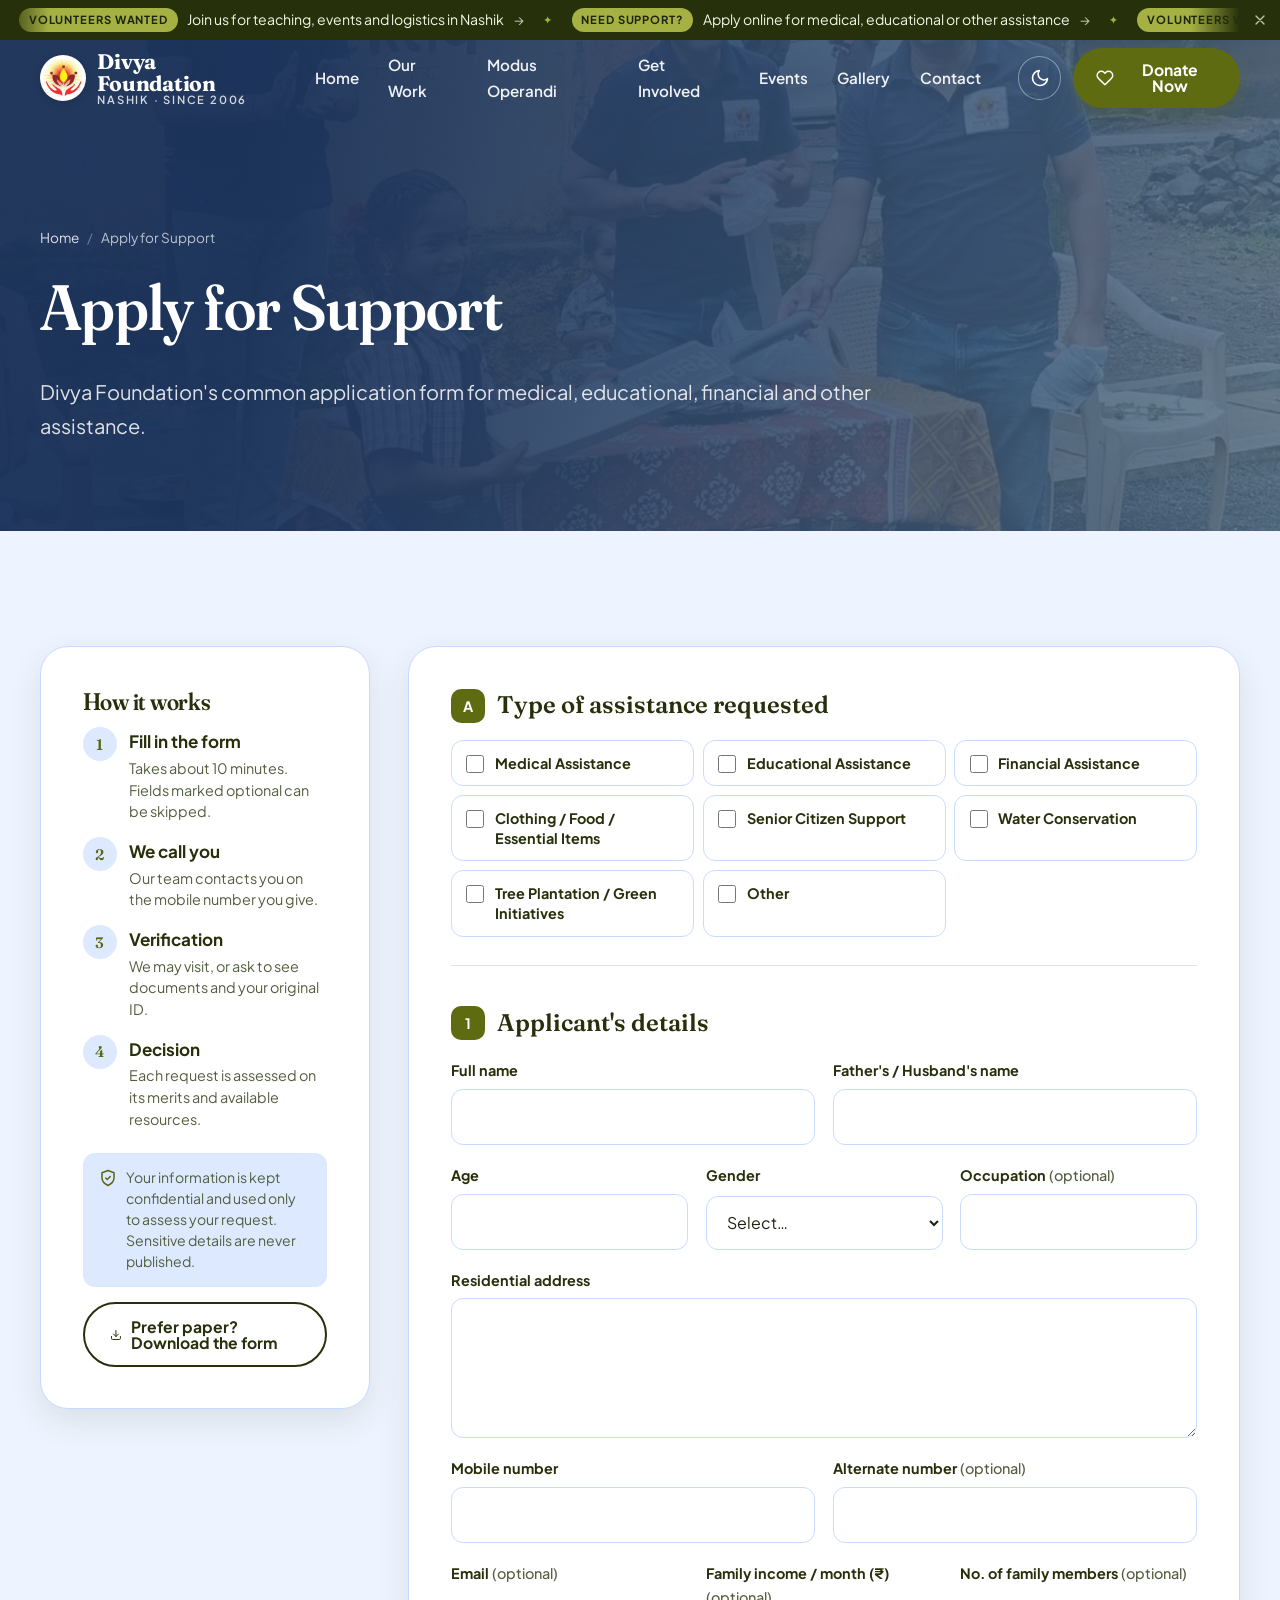
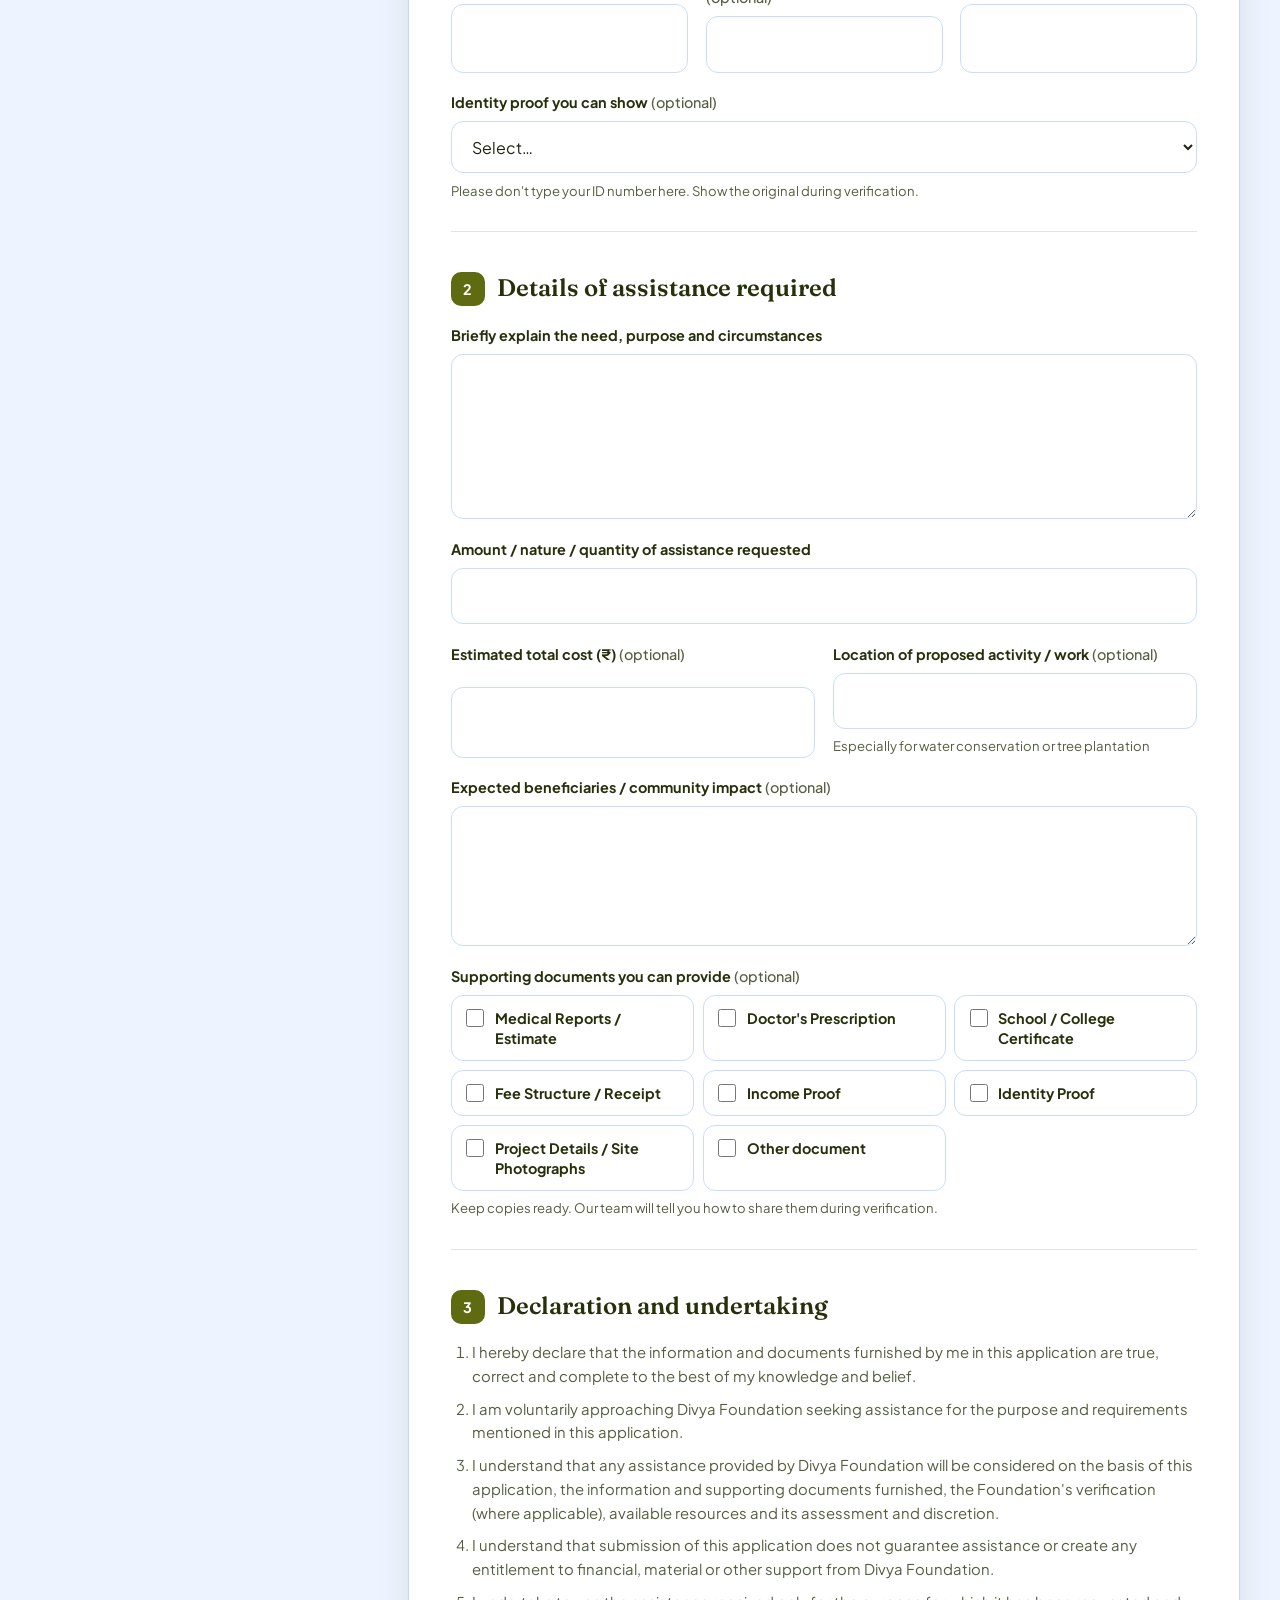
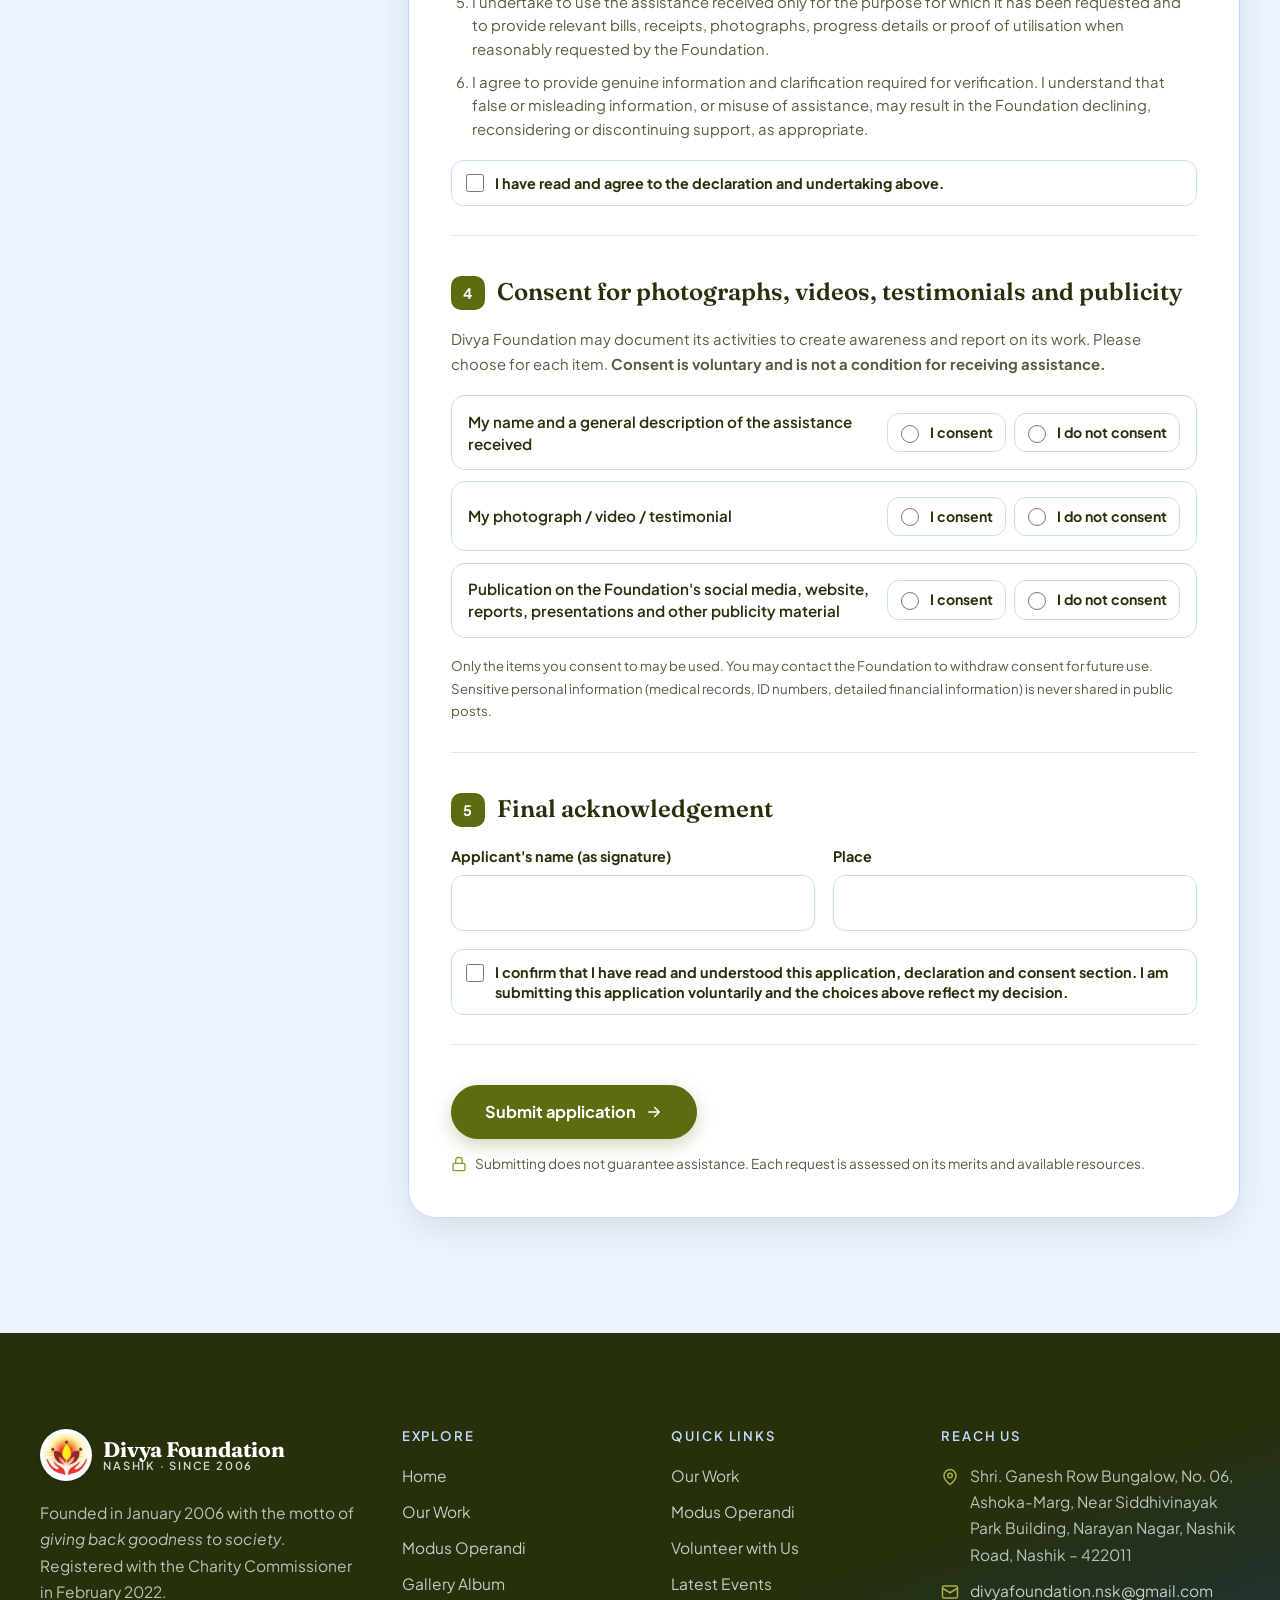
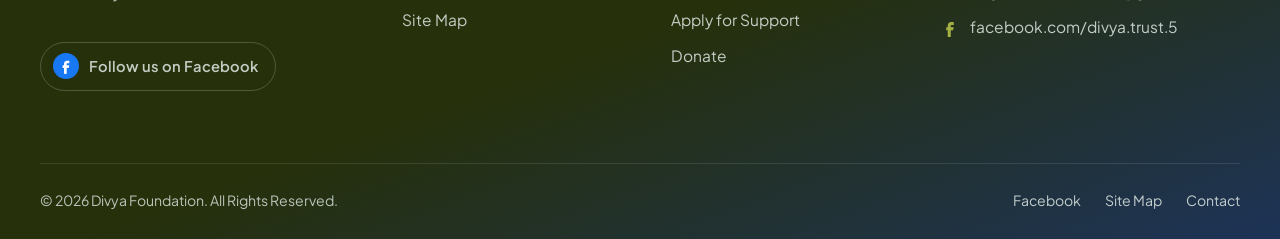
<file: apply.html>
<!DOCTYPE html>
<html lang="en" class="no-js">
<head>
<meta charset="utf-8">
<meta name="viewport" content="width=device-width, initial-scale=1">
<title>Apply for Support | Divya Foundation – NGO in Nashik</title>
<meta name="description" content="Apply to Divya Foundation, Nashik for medical, educational, financial or other assistance. Fill in the common application form online.">
<meta name="theme-color" content="#26300b">
<script src="site-config.js?v=5"></script>
<script>(function(){try{var a=(window.DF_CONFIG||{}).announcements||[];if(a.length&&sessionStorage.getItem("df-ribbon-closed")!=="1")document.documentElement.classList.add("has-ribbon");}catch(e){}})();</script>
<script>(function(){try{var t=localStorage.getItem("df-theme");}catch(e){}if(!t)t=matchMedia("(prefers-color-scheme: dark)").matches?"dark":"light";document.documentElement.setAttribute("data-theme",t);})();</script>
<meta property="og:title" content="Apply for Support | Divya Foundation – NGO in Nashik">
<meta property="og:description" content="Apply to Divya Foundation, Nashik for medical, educational, financial or other assistance. Fill in the common application form online.">
<meta property="og:type" content="website">
<meta property="og:image" content="logo.png">
<link rel="icon" href="favicon.png" type="image/png">
<link rel="apple-touch-icon" href="logo.png">
<link rel="preconnect" href="https://fonts.googleapis.com">
<link rel="preconnect" href="https://fonts.gstatic.com" crossorigin>
<link rel="preconnect" href="https://images.unsplash.com">
<link href="https://fonts.googleapis.com/css2?family=Fraunces:ital,opsz,wght@0,9..144,400..700;1,9..144,400..600&family=Plus+Jakarta+Sans:wght@400;500;600;700&family=JetBrains+Mono:wght@400;500&display=swap" rel="stylesheet">
<style>
/* =========================================================
   Divya Foundation — redesigned stylesheet
   ========================================================= */
:root {
  /* Light theme — mossy green + sky blue */
  --ink: #1d2410;
  --ink-soft: #535e3f;
  --heading: #26300b;
  --band: #26300b;
  --green-900: #26300b;
  --green-700: #5a6612;
  --green-500: #8a9a26;
  --green-100: #dce9ff;
  --marigold: #A6B143;
  --saffron: #5f6b10;
  --saffron-dark: #47510a;
  --cream: #eef4ff;
  --sand: #C5DAFF;
  --card: #ffffff;
  --white: #ffffff;
  --moss: #A6B143;
  --sky: #C5DAFF;
  --line: rgba(29, 36, 16, 0.12);
  --btn-fg: #ffffff;
  --btn-shadow: rgba(95, 107, 16, .28);
  --ov1: rgba(28, 52, 96, .92);
  --ov2: rgba(110, 155, 230, .45);
  --ov-warm: rgba(27, 58, 110, .9);
  --cta-grad: linear-gradient(120deg, #A6B143 0%, #b9cf9a 40%, #C5DAFF 100%);
  --cta-border: transparent;
  --cta-btn: #26300b;
  --cta-btn-fg: #ffffff;
  --badge-bg: rgba(166, 177, 67, .2);
  --badge-fg: #3c460a;
  --badge-line: rgba(95, 107, 16, .4);

  --font-display: "Fraunces", Georgia, "Times New Roman", serif;
  --font-body: "Plus Jakarta Sans", system-ui, -apple-system, "Segoe UI", sans-serif;
  --font-mono: "JetBrains Mono", ui-monospace, monospace;

  --radius-sm: 10px;
  --radius: 18px;
  --radius-lg: 28px;
  --shadow-sm: 0 2px 8px rgba(38, 48, 11, 0.06);
  --shadow: 0 12px 32px rgba(38, 48, 11, 0.10);
  --shadow-lg: 0 24px 60px rgba(38, 48, 11, 0.18);
  --container: 1200px;
  --header-h: 76px;
  --ribbon-h: 0px;
  --ease: cubic-bezier(.2, .7, .2, 1);

  /* globe (light) */
  --g-space1: #eef4ff; --g-space2: #dce8ff; --g-ocean: #C5DAFF; --g-ocean2: #a8c4f5;
  --g-land: #A6B143; --g-land2: #c3cd63; --g-grat: rgba(60,85,25,.16); --g-border: rgba(40,55,10,.38);
  --g-mh: #3f4b08; --g-mhfill: rgba(255,255,255,.32); --g-dot: #2b3507; --g-dotglow: rgba(255,255,255,.95);
  --g-atmo: rgba(170,200,255,.75); --g-arch: rgba(95,107,16,.55); --g-archglow: rgba(166,177,67,.35);
}

/* Dark theme — ChessPress night graphics (near-black, teal glow) */
:root[data-theme="dark"] {
  color-scheme: dark;
  --ink: #dcebe9;
  --ink-soft: #7f9096;
  --heading: #e8f0ef;
  --band: #050d18;
  --green-900: #050d18;
  --green-700: #19c3a0;
  --green-500: #19c3a0;
  --green-100: rgba(25, 195, 160, .10);
  --marigold: #19c3a0;
  --saffron: #19c3a0;
  --saffron-dark: #3fd9b8;
  --cream: #00050d;
  --sand: #030b16;
  --card: #050d18;
  --line: #0f1e2b;
  --btn-fg: #00130e;
  --btn-shadow: rgba(25, 195, 160, .22);
  --ov1: rgba(0, 5, 13, .94);
  --ov2: rgba(0, 5, 13, .55);
  --ov-warm: rgba(2, 30, 26, .92);
  --cta-grad: radial-gradient(120% 140% at 0% 0%, rgba(25,195,160,.22), transparent 60%), #050d18;
  --cta-border: #0f1e2b;
  --cta-btn: #19c3a0;
  --cta-btn-fg: #00130e;
  --badge-bg: rgba(25, 195, 160, .12);
  --badge-fg: #7fe9d2;
  --badge-line: rgba(25, 195, 160, .4);
  --shadow-sm: 0 2px 8px rgba(0, 0, 0, .4);
  --shadow: 0 12px 32px rgba(0, 0, 0, .45);
  --shadow-lg: 0 24px 60px rgba(0, 0, 0, .6);

  --g-space1: #00050d; --g-space2: #020b18; --g-ocean: #05182f; --g-ocean2: #020b18;
  --g-land: #1c2417; --g-land2: #2d3322; --g-grat: rgba(25,195,160,.07); --g-border: rgba(25,195,160,.28);
  --g-mh: #19c3a0; --g-mhfill: rgba(25,195,160,.08); --g-dot: #19c3a0; --g-dotglow: rgba(25,195,160,.85);
  --g-atmo: rgba(25,195,160,.22); --g-arch: rgba(25,195,160,.45); --g-archglow: rgba(25,195,160,.22);
}

*, *::before, *::after { box-sizing: border-box; }
html { scroll-behavior: smooth; -webkit-text-size-adjust: 100%; }
body {
  margin: 0;
  font-family: var(--font-body);
  font-size: 1.0625rem;
  line-height: 1.7;
  color: var(--ink);
  background: var(--cream);
  -webkit-font-smoothing: antialiased;
}
img { max-width: 100%; display: block; }
a { color: var(--green-700); text-decoration-thickness: 1px; text-underline-offset: 3px; }
a:hover { color: var(--saffron-dark); }
h1, h2, h3, h4 {
  font-family: var(--font-display);
  font-weight: 600;
  line-height: 1.12;
  letter-spacing: -0.01em;
  margin: 0 0 .5em;
  color: var(--heading);
  font-variation-settings: "SOFT" 50, "opsz" 96;
}
h1 { font-size: clamp(2.5rem, 5.5vw, 4.5rem); }
h2 { font-size: clamp(2rem, 3.6vw, 3rem); }
h3 { font-size: clamp(1.3rem, 2vw, 1.6rem); }
p { margin: 0 0 1.1em; }
:focus-visible { outline: 3px solid var(--marigold); outline-offset: 3px; border-radius: 6px; }

.skip-link {
  position: absolute; left: 1rem; top: -100px; z-index: 1000;
  background: var(--band); color: #fff; padding: .7rem 1rem; border-radius: 8px;
}
.skip-link:focus { top: 1rem; color: #fff; }
.sr-only { position: absolute; width: 1px; height: 1px; overflow: hidden; clip: rect(0 0 0 0); white-space: nowrap; }

.container { width: min(100% - 2.5rem, var(--container)); margin-inline: auto; }
.section { padding: clamp(4rem, 9vw, 7.5rem) 0; }
.section--sand { background: var(--sand); }
.section--green { background: var(--band); color: #dfe9e4; }
.section--green h2, .section--green h3 { color: #fff; }

.eyebrow {
  display: inline-flex; align-items: center; gap: .55rem;
  font-size: .78rem; font-weight: 700; letter-spacing: .14em; text-transform: uppercase;
  color: var(--saffron-dark); margin-bottom: 1rem;
}
.eyebrow::before { content: ""; width: 28px; height: 2px; background: currentColor; border-radius: 2px; }
.section--green .eyebrow { color: var(--marigold); }
.lead { font-size: clamp(1.1rem, 1.6vw, 1.3rem); color: var(--ink-soft); max-width: 62ch; }
.section-head { max-width: 760px; margin-bottom: clamp(2.5rem, 5vw, 4rem); }
.section-head--center { text-align: center; margin-inline: auto; }
.section-head--center .eyebrow { justify-content: center; }
.section-head--center .lead { margin-inline: auto; }

/* ---------- Buttons ---------- */
.btn {
  --bg: var(--saffron); --fg: var(--btn-fg);
  display: inline-flex; align-items: center; justify-content: center; gap: .55rem;
  padding: .9rem 1.6rem; border-radius: 999px; border: 2px solid transparent;
  background: var(--bg); color: var(--fg);
  font: 700 .98rem/1 var(--font-body); text-decoration: none; cursor: pointer;
  transition: transform .25s var(--ease), box-shadow .25s var(--ease), background .25s;
  box-shadow: 0 6px 18px var(--btn-shadow);
}
.btn:hover { transform: translateY(-2px); color: var(--fg); background: var(--saffron-dark); box-shadow: 0 10px 26px var(--btn-shadow); }
.btn svg { width: 18px; height: 18px; transition: transform .25s var(--ease); }
.btn:hover svg { transform: translateX(3px); }
.btn--green { --bg: var(--green-700); --fg: var(--btn-fg); box-shadow: 0 6px 18px var(--btn-shadow); }
.btn--green:hover { background: var(--band); }
.btn--ghost { --bg: transparent; --fg: var(--heading); border-color: var(--heading); box-shadow: none; }
.btn--ghost:hover { background: var(--heading); color: var(--cream); box-shadow: none; }
.btn--light { --bg: rgba(255,255,255,.12); --fg: #fff; border-color: rgba(255,255,255,.55); box-shadow: none; backdrop-filter: blur(6px); }
.btn--light:hover { background: var(--card); color: var(--heading); box-shadow: none; }
.btn--block { width: 100%; }
.link-arrow {
  display: inline-flex; align-items: center; gap: .4rem; font-weight: 700; text-decoration: none; color: var(--green-700);
}
.link-arrow svg { width: 18px; height: 18px; transition: transform .25s var(--ease); }
.link-arrow:hover svg { transform: translateX(4px); }

/* ---------- Header ---------- */
.site-header {
  position: fixed; inset: 0 0 auto; z-index: 100; height: var(--header-h);
  display: flex; align-items: center;
  transition: background .3s, box-shadow .3s, height .3s;
}
.site-header .container { display: flex; align-items: center; justify-content: space-between; gap: 1.5rem; }
.site-header.is-solid, .site-header--solid {
  background: color-mix(in srgb, var(--cream) 92%, transparent); backdrop-filter: saturate(160%) blur(14px);
  box-shadow: 0 1px 0 var(--line);
}
.brand { display: flex; align-items: center; gap: .7rem; text-decoration: none; color: #fff; }
.brand__mark { width: 44px; height: 44px; flex: none; }
.brand__text { display: flex; flex-direction: column; line-height: 1.05; }
.brand__name { font-family: var(--font-display); font-weight: 700; font-size: 1.32rem; letter-spacing: -.01em; }
.brand__tag { font-size: .7rem; letter-spacing: .16em; text-transform: uppercase; opacity: .8; font-weight: 600; }
.is-solid .brand, .site-header--solid .brand { color: var(--heading); }

.nav { display: flex; align-items: center; gap: .25rem; }
.nav a {
  position: relative; padding: .55rem .8rem; border-radius: 999px;
  color: rgba(255,255,255,.92); text-decoration: none; font-weight: 600; font-size: .95rem;
  transition: color .2s, background .2s;
}
.nav a:hover { background: rgba(255,255,255,.14); color: #fff; }
.nav a[aria-current="page"] { color: #fff; background: rgba(255,255,255,.16); }
.is-solid .nav a, .site-header--solid .nav a { color: var(--ink); }
.is-solid .nav a:hover, .site-header--solid .nav a:hover { background: var(--green-100); color: var(--heading); }
.is-solid .nav a[aria-current="page"], .site-header--solid .nav a[aria-current="page"] { background: var(--green-100); color: var(--heading); }
.header-cta { display: flex; align-items: center; gap: .75rem; }
.header-cta .btn { padding: .75rem 1.3rem; }

.menu-toggle {
  display: none; width: 46px; height: 46px; border-radius: 50%;
  border: 1px solid rgba(255,255,255,.4); background: transparent; color: #fff; cursor: pointer;
  align-items: center; justify-content: center;
}
.is-solid .menu-toggle, .site-header--solid .menu-toggle { color: var(--heading); border-color: var(--line); }
.menu-toggle span, .menu-toggle span::before, .menu-toggle span::after {
  display: block; width: 20px; height: 2px; background: currentColor; border-radius: 2px; position: relative; transition: transform .3s, background .3s;
}
.menu-toggle span::before, .menu-toggle span::after { content: ""; position: absolute; left: 0; }
.menu-toggle span::before { top: -6px; }
.menu-toggle span::after { top: 6px; }
.menu-open .menu-toggle span { background: transparent; }
.menu-open .menu-toggle span::before { transform: translateY(6px) rotate(45deg); }
.menu-open .menu-toggle span::after { transform: translateY(-6px) rotate(-45deg); }

@media (max-width: 1080px) {
  .menu-toggle { display: inline-flex; }
  .nav { display: none; }
  .header-cta .btn { display: none; }
  .menu-open .site-header { background: var(--cream); }
  .menu-open .brand { color: var(--heading) !important; }
  .menu-open .menu-toggle, .menu-open .theme-toggle { color: var(--heading) !important; border-color: var(--line) !important; }
}
.nav .btn { display: none; }

/* ---------- Mobile menu: its own full-screen panel (outside the header, so nothing can trap it) ---------- */
.mnav { display: none; }
@media (max-width: 1080px) {
  .mnav {
    display: flex; flex-direction: column; position: fixed; inset: 0; z-index: 99;
    padding: calc(var(--header-h) + var(--ribbon-h) + 1rem) 1.25rem calc(1.5rem + env(safe-area-inset-bottom, 0px));
    background: var(--cream); overflow-y: auto; overscroll-behavior: contain;
    opacity: 0; visibility: hidden; transition: opacity .25s, visibility .25s;
  }
  .menu-open .mnav { opacity: 1; visibility: visible; }
  .mnav__links { list-style: none; margin: 0; padding: 0; display: grid; gap: .3rem; }
  .mnav__links a {
    display: flex; align-items: center; justify-content: space-between; gap: 1rem;
    padding: 1rem 1.1rem; border-radius: 16px; text-decoration: none;
    font-family: var(--font-display); font-size: 1.45rem; font-weight: 600; color: var(--heading);
    opacity: 0; transform: translateY(10px); transition: opacity .35s var(--ease), transform .35s var(--ease), background .2s;
  }
  .mnav__links a svg { width: 20px; height: 20px; color: var(--green-700); opacity: .6; transition: transform .2s; }
  .mnav__links a:hover svg, .mnav__links a:focus-visible svg { transform: translateX(4px); opacity: 1; }
  .mnav__links a[aria-current="page"] { background: var(--green-100); }
  .mnav__links a[aria-current="page"]::after { content: none; }
  .menu-open .mnav__links a { opacity: 1; transform: none; }
  .menu-open .mnav__links li:nth-child(2) a { transition-delay: .03s; }
  .menu-open .mnav__links li:nth-child(3) a { transition-delay: .06s; }
  .menu-open .mnav__links li:nth-child(4) a { transition-delay: .09s; }
  .menu-open .mnav__links li:nth-child(5) a { transition-delay: .12s; }
  .menu-open .mnav__links li:nth-child(6) a { transition-delay: .15s; }
  .menu-open .mnav__links li:nth-child(7) a { transition-delay: .18s; }
  .mnav__foot { margin-top: auto; padding-top: 1.5rem; display: grid; gap: .9rem; }
  .mnav__foot .btn { width: 100%; padding: 1rem; }
  .mnav__contact { display: flex; align-items: center; gap: .6rem; font-size: .92rem; color: var(--ink-soft); justify-content: center; }
  .mnav__contact svg { width: 16px; height: 16px; color: var(--green-700); }
  .mnav__contact a { color: var(--ink-soft); text-decoration: none; word-break: break-all; }
  body.menu-open { overflow: hidden; }
  body.menu-open .mobile-donate, body.menu-open .to-top { opacity: 0; pointer-events: none; }
}
@media (max-width: 1080px) and (prefers-reduced-motion: reduce) { .mnav__links a { opacity: 1; transform: none; } }

/* ---------- Hero ---------- */
.hero {
  position: relative; min-height: min(100svh, 880px); display: flex; align-items: flex-end;
  color: #fff; overflow: hidden; padding: calc(var(--header-h) + var(--ribbon-h) + 3rem) 0 clamp(3rem, 7vw, 6rem);
  background: var(--band);
}
.hero__media { position: absolute; inset: 0; }
.hero__media img { width: 100%; height: 100%; object-fit: cover; object-position: center 30%; transform: scale(1.05); animation: heroZoom 18s ease-out forwards; }
@keyframes heroZoom { to { transform: scale(1); } }
.hero__media::after {
  content: ""; position: absolute; inset: 0;
  background:
    linear-gradient(180deg, rgba(10, 30, 24, .55) 0%, rgba(10, 30, 24, .15) 35%, rgba(10, 30, 24, .82) 100%),
    linear-gradient(90deg, rgba(10, 30, 24, .65) 0%, rgba(10, 30, 24, 0) 70%);
}
.hero__content { position: relative; max-width: 780px; }
.badge {
  display: inline-flex; align-items: center; gap: .5rem;
  padding: .45rem .95rem; border-radius: 999px; font-size: .82rem; font-weight: 700; letter-spacing: .04em;
  background: var(--badge-bg); color: var(--badge-fg); border: 1px solid var(--badge-line);
  margin-bottom: 1.4rem;
}
.badge::before { content: ""; width: 8px; height: 8px; border-radius: 50%; background: var(--marigold); box-shadow: 0 0 0 4px var(--badge-bg); }
.hero h1 { color: #fff; margin-bottom: 1.2rem; }
.hero h1 em { font-style: italic; color: var(--marigold); font-weight: 500; }
.hero p { font-size: clamp(1.1rem, 1.7vw, 1.3rem); color: rgba(255,255,255,.88); max-width: 56ch; margin-bottom: 2rem; }
.hero__actions { display: flex; flex-wrap: wrap; gap: .9rem; }
.hero__scroll {
  position: absolute; right: 2.5rem; bottom: 2.5rem; writing-mode: vertical-rl;
  font-size: .72rem; letter-spacing: .3em; text-transform: uppercase; color: rgba(255,255,255,.7);
  display: flex; align-items: center; gap: .8rem;
}
.hero__scroll::after { content: ""; width: 1px; height: 60px; background: linear-gradient(rgba(255,255,255,.7), transparent); }
@media (max-width: 720px) { .hero__scroll { display: none; } }

/* Page hero (inner pages) */
.page-hero {
  position: relative; color: #fff; overflow: hidden;
  padding: calc(var(--header-h) + var(--ribbon-h) + clamp(3.5rem, 8vw, 6rem)) 0 clamp(3.5rem, 7vw, 5.5rem);
  background: var(--band);
}
.page-hero__media { position: absolute; inset: 0; }
.page-hero__media img { width: 100%; height: 100%; object-fit: cover; opacity: .35; }
.page-hero__media::after { content: ""; position: absolute; inset: 0; background: linear-gradient(100deg, var(--ov1) 20%, var(--ov2)); }
.page-hero .container { position: relative; }
.page-hero h1 { color: #fff; font-size: clamp(2.4rem, 5vw, 4rem); max-width: 16ch; }
.page-hero p { color: rgba(255,255,255,.85); font-size: clamp(1.05rem, 1.6vw, 1.25rem); max-width: 58ch; margin: 0; }
.breadcrumb { display: flex; gap: .5rem; font-size: .85rem; margin-bottom: 1.4rem; color: rgba(255,255,255,.7); list-style: none; padding: 0; }
.breadcrumb a { color: rgba(255,255,255,.85); text-decoration: none; }
.breadcrumb a:hover { color: var(--marigold); }
.breadcrumb li + li::before { content: "/"; margin-right: .5rem; opacity: .5; }

/* ---------- Trust strip ---------- */
.trust {
  position: relative; z-index: 2; margin-top: -3rem;
}
.trust__inner {
  background: var(--card); border-radius: var(--radius-lg); box-shadow: var(--shadow);
  display: grid; grid-template-columns: repeat(4, 1fr);
}
.trust__item { padding: 1.6rem 1.6rem; display: flex; gap: 1rem; align-items: center; }
.trust__item + .trust__item { border-left: 1px solid var(--line); }
.trust__icon {
  flex: none; width: 48px; height: 48px; border-radius: 14px; display: grid; place-items: center;
  background: var(--green-100); color: var(--green-700);
}
.trust__icon svg { width: 24px; height: 24px; }
.trust__item strong { display: block; font-size: 1rem; color: var(--heading); line-height: 1.3; }
.trust__item span { font-size: .87rem; color: var(--ink-soft); line-height: 1.4; display: block; }
@media (max-width: 960px) {
  .trust__inner { grid-template-columns: 1fr 1fr; }
  .trust__item:nth-child(3) { border-left: 0; }
  .trust__item:nth-child(n+3) { border-top: 1px solid var(--line); }
}
@media (max-width: 560px) {
  .trust__inner { grid-template-columns: 1fr; }
  .trust__item + .trust__item { border-left: 0; border-top: 1px solid var(--line); }
  .trust__item { padding: 1.2rem 1.4rem; }
}

/* ---------- Split / About ---------- */
.split { display: grid; grid-template-columns: 1.05fr 1fr; gap: clamp(2.5rem, 6vw, 5.5rem); align-items: center; }
.split--reverse .split__media { order: 2; }
@media (max-width: 900px) { .split { grid-template-columns: 1fr; } .split--reverse .split__media { order: 0; } }
.split__media { position: relative; }
.split__media img { width: 100%; aspect-ratio: 4/4.4; object-fit: cover; border-radius: var(--radius-lg); box-shadow: var(--shadow); }
.split__media--wide img { aspect-ratio: 4/3; }
.media-accent {
  position: absolute; left: -1.5rem; bottom: -1.5rem; background: var(--marigold); color: var(--heading);
  border-radius: var(--radius); padding: 1.3rem 1.5rem; box-shadow: var(--shadow); max-width: 230px;
}
.media-accent strong { font-family: var(--font-display); font-size: 2.4rem; display: block; line-height: 1; }
.media-accent span { font-size: .9rem; font-weight: 600; }
@media (max-width: 560px) { .media-accent { left: 1rem; bottom: -1.2rem; } }
.split__media::before {
  content: ""; position: absolute; right: -1.2rem; top: -1.2rem; width: 45%; height: 45%;
  border-radius: var(--radius-lg); background: radial-gradient(circle, var(--green-500) 1.5px, transparent 1.6px) 0 0/14px 14px; opacity: .35; z-index: -1;
}

.stats { display: grid; grid-template-columns: repeat(2, 1fr); gap: 1rem; margin: 2rem 0; }
.stat {
  background: var(--card); border-radius: var(--radius); padding: 1.3rem 1.4rem; border: 1px solid var(--line);
}
.stat__num { font-family: var(--font-display); font-size: clamp(2.2rem, 4vw, 2.9rem); font-weight: 600; color: var(--green-700); line-height: 1; }
.stat__label { font-size: .92rem; color: var(--ink-soft); margin-top: .35rem; font-weight: 600; }

.checklist { list-style: none; padding: 0; margin: 0 0 2rem; display: grid; gap: .8rem; }
.checklist li { display: flex; gap: .8rem; align-items: flex-start; }
.checklist li::before {
  content: ""; flex: none; width: 22px; height: 22px; margin-top: .25rem; border-radius: 50%;
  background: var(--green-100) url("data:image/svg+xml,%3Csvg xmlns='http://www.w3.org/2000/svg' viewBox='0 0 24 24' fill='none' stroke='%231f5f4a' stroke-width='3' stroke-linecap='round' stroke-linejoin='round'%3E%3Cpath d='M5 12l5 5L20 7'/%3E%3C/svg%3E") center/13px no-repeat;
}

/* ---------- Impact cards ---------- */
.cards { display: grid; grid-template-columns: repeat(3, 1fr); gap: 1.6rem; }
@media (max-width: 960px) { .cards { grid-template-columns: 1fr 1fr; } }
@media (max-width: 640px) { .cards { grid-template-columns: 1fr; } }
.card {
  position: relative; background: var(--card); border-radius: var(--radius-lg); overflow: hidden;
  box-shadow: var(--shadow-sm); border: 1px solid var(--line);
  display: flex; flex-direction: column;
  transition: transform .35s var(--ease), box-shadow .35s var(--ease);
}
.card:hover { transform: translateY(-6px); box-shadow: var(--shadow-lg); }
.card__media { aspect-ratio: 16/11; overflow: hidden; position: relative; }
.card__media img { width: 100%; height: 100%; object-fit: cover; transition: transform .7s var(--ease); }
.card:hover .card__media img { transform: scale(1.06); }
.card__tag {
  position: absolute; left: 1rem; top: 1rem; background: rgba(255,255,255,.94); color: var(--heading);
  font-size: .75rem; font-weight: 700; letter-spacing: .08em; text-transform: uppercase; padding: .35rem .75rem; border-radius: 999px;
}
.card__body { padding: 1.6rem 1.6rem 1.8rem; display: flex; flex-direction: column; flex: 1; }
.card__icon {
  width: 52px; height: 52px; border-radius: 16px; margin: -3.4rem 0 1rem; position: relative;
  background: var(--saffron); color: var(--btn-fg); display: grid; place-items: center; box-shadow: 0 8px 20px var(--btn-shadow);
}
.card__icon svg { width: 26px; height: 26px; }
.card p { color: var(--ink-soft); flex: 1; }
.card .link-arrow::after { content: ""; position: absolute; inset: 0; }

/* ---------- Steps ---------- */
.steps { display: grid; grid-template-columns: repeat(4, 1fr); gap: 1.4rem; counter-reset: step; }
@media (max-width: 1000px) { .steps { grid-template-columns: 1fr 1fr; } }
@media (max-width: 600px) { .steps { grid-template-columns: 1fr; } }
.step {
  position: relative; padding: 2rem 1.6rem 1.8rem; border-radius: var(--radius-lg);
  background: rgba(255,255,255,.05); border: 1px solid rgba(255,255,255,.12);
  transition: background .3s, transform .3s var(--ease);
}
.step:hover { background: rgba(255,255,255,.09); transform: translateY(-4px); }
.step__num {
  font-family: var(--font-display); font-size: 3.2rem; line-height: 1; color: var(--marigold); font-weight: 500; margin-bottom: 1.2rem; display: block;
}
.step h3 { font-size: 1.35rem; }
.step p { color: rgba(223,233,228,.85); font-size: .98rem; margin: 0; }
.section--sand .step, .steps--light .step { background: var(--card); border-color: var(--line); box-shadow: var(--shadow-sm); }
.steps--light .step p { color: var(--ink-soft); }
.steps--light .step__num { color: var(--saffron); }

/* Vertical process (Modus Operandi page) */
.process { position: relative; display: grid; gap: 1.5rem; max-width: 900px; margin-inline: auto; }
.process::before { content: ""; position: absolute; left: 35px; top: 30px; bottom: 30px; width: 2px; background: linear-gradient(var(--marigold), var(--green-500)); }
.process__item { position: relative; display: grid; grid-template-columns: 72px 1fr; gap: 1.6rem; align-items: start; }
.process__num {
  width: 72px; height: 72px; border-radius: 50%; display: grid; place-items: center;
  background: var(--band); color: var(--marigold); font-family: var(--font-display); font-size: 1.7rem; font-weight: 600;
  box-shadow: 0 0 0 8px var(--cream); position: relative;
}
.process__card { background: var(--card); border-radius: var(--radius-lg); padding: 1.8rem 2rem; border: 1px solid var(--line); box-shadow: var(--shadow-sm); }
.process__card h3 { display: flex; align-items: center; gap: .7rem; }
.process__card h3 svg { width: 26px; height: 26px; color: var(--saffron); flex: none; }
.process__card p { margin: 0; color: var(--ink-soft); }
@media (max-width: 600px) {
  .process::before { left: 23px; }
  .process__item { grid-template-columns: 48px 1fr; gap: 1rem; }
  .process__num { width: 48px; height: 48px; font-size: 1.2rem; }
  .process__card { padding: 1.4rem 1.3rem; }
}

/* ---------- Program blocks (Our Work) ---------- */
.program + .program { margin-top: clamp(4rem, 8vw, 7rem); }
.program__list { display: grid; grid-template-columns: 1fr 1fr; gap: .9rem; margin: 1.5rem 0 2rem; padding: 0; list-style: none; }
.program__list li {
  display: flex; align-items: center; gap: .65rem; background: var(--card); border: 1px solid var(--line);
  padding: .8rem 1rem; border-radius: 14px; font-weight: 600; font-size: .95rem; color: var(--heading);
}
.program__list svg { width: 20px; height: 20px; color: var(--saffron); flex: none; }
@media (max-width: 480px) { .program__list { grid-template-columns: 1fr; } }

/* ---------- Events ---------- */
.events { display: grid; grid-template-columns: repeat(3, 1fr); gap: 1.6rem; }
@media (max-width: 960px) { .events { grid-template-columns: 1fr 1fr; } }
@media (max-width: 640px) { .events { grid-template-columns: 1fr; } }
.event__date {
  position: absolute; right: 1rem; top: 1rem; background: var(--band); color: #fff; border-radius: 14px;
  padding: .55rem .8rem; text-align: center; line-height: 1.1; box-shadow: var(--shadow);
}
.event__date b { display: block; font-family: var(--font-display); font-size: 1.15rem; color: var(--marigold); }
.event__date small { font-size: .72rem; letter-spacing: .1em; text-transform: uppercase; }
.event__meta { display: flex; align-items: center; gap: .45rem; font-size: .88rem; color: var(--ink-soft); font-weight: 600; margin-bottom: .6rem; }
.event__meta svg { width: 16px; height: 16px; color: var(--saffron); }
.event__impact {
  display: inline-flex; align-items: center; gap: .45rem; margin-top: .5rem; align-self: flex-start;
  background: var(--green-100); color: var(--green-700); font-weight: 700; font-size: .85rem;
  padding: .4rem .8rem; border-radius: 999px;
}

/* Timeline (events page) */
.timeline { position: relative; display: grid; gap: 2.5rem; }
.timeline-item { display: grid; grid-template-columns: 1fr 1.1fr; gap: 0; background: var(--card); border-radius: var(--radius-lg); overflow: hidden; border: 1px solid var(--line); box-shadow: var(--shadow-sm); transition: box-shadow .35s; }
.timeline-item:hover { box-shadow: var(--shadow-lg); }
.timeline-item:nth-child(even) .timeline-item__media { order: 2; }
.timeline-item__media { position: relative; min-height: 300px; overflow: hidden; }
.timeline-item__media img { position: absolute; inset: 0; width: 100%; height: 100%; object-fit: cover; transition: transform .8s var(--ease); }
.timeline-item:hover .timeline-item__media img { transform: scale(1.05); }
.timeline-item__body { padding: clamp(1.8rem, 4vw, 3rem); display: flex; flex-direction: column; justify-content: center; }
.timeline-item__when { font-size: .8rem; font-weight: 700; letter-spacing: .14em; text-transform: uppercase; color: var(--saffron-dark); margin-bottom: .6rem; }
@media (max-width: 800px) {
  .timeline-item { grid-template-columns: 1fr; }
  .timeline-item:nth-child(even) .timeline-item__media { order: 0; }
  .timeline-item__media { min-height: 220px; }
}

/* ---------- Gallery ---------- */
.gallery { columns: 3 280px; column-gap: 1.2rem; }
.gallery__item {
  break-inside: avoid; margin: 0 0 1.2rem; position: relative; border-radius: var(--radius); overflow: hidden; cursor: zoom-in;
  display: block; width: 100%; padding: 0; border: 0; background: var(--sand);
}
.gallery__item img { width: 100%; height: auto; transition: transform .7s var(--ease), filter .4s; }
.gallery__item:hover img { transform: scale(1.05); }
.gallery__item::after {
  content: ""; position: absolute; inset: 0; background: linear-gradient(transparent 55%, var(--ov1)); opacity: 0; transition: opacity .35s;
}
.gallery__item:hover::after, .gallery__item:focus-visible::after { opacity: 1; }
.gallery__cap {
  position: absolute; left: 1rem; right: 1rem; bottom: .9rem; z-index: 1; color: #fff; font-weight: 600; font-size: .95rem; text-align: left;
  transform: translateY(8px); opacity: 0; transition: .35s var(--ease);
}
.gallery__item:hover .gallery__cap, .gallery__item:focus-visible .gallery__cap { transform: none; opacity: 1; }

.gallery-strip { display: grid; grid-template-columns: repeat(4, 1fr); gap: 1rem; }
.gallery-strip .gallery__item { margin: 0; aspect-ratio: 1; }
.gallery-strip .gallery__item img { height: 100%; object-fit: cover; }
.gallery-strip .gallery__item:nth-child(1) { grid-column: span 2; grid-row: span 2; aspect-ratio: auto; }
@media (max-width: 760px) { .gallery-strip { grid-template-columns: 1fr 1fr; } }

/* Lightbox */
.lightbox {
  position: fixed; inset: 0; z-index: 300; background: rgba(8, 20, 16, .94);
  display: none; align-items: center; justify-content: center; padding: 4rem 1rem;
}
.lightbox.is-open { display: flex; animation: fadeIn .25s; }
.lightbox img { max-height: 82vh; max-width: min(1100px, 100%); border-radius: 14px; box-shadow: var(--shadow-lg); }
.lightbox__caption { position: absolute; bottom: 1.4rem; left: 0; right: 0; text-align: center; color: rgba(255,255,255,.8); font-size: .95rem; }
.lightbox__btn {
  position: absolute; width: 52px; height: 52px; border-radius: 50%; border: 1px solid rgba(255,255,255,.25);
  background: rgba(255,255,255,.08); color: #fff; cursor: pointer; display: grid; place-items: center; transition: background .2s;
}
.lightbox__btn:hover { background: rgba(255,255,255,.2); }
.lightbox__btn svg { width: 22px; height: 22px; }
.lightbox__close { top: 1.2rem; right: 1.2rem; }
.lightbox__prev { left: 1.2rem; top: 50%; transform: translateY(-50%); }
.lightbox__next { right: 1.2rem; top: 50%; transform: translateY(-50%); }
@media (max-width: 640px) { .lightbox__prev, .lightbox__next { top: auto; bottom: 4rem; transform: none; } }

/* ---------- Involve cards ---------- */
.involve { display: grid; grid-template-columns: 1fr 1fr; gap: 1.8rem; }
@media (max-width: 860px) { .involve { grid-template-columns: 1fr; } }
.involve-card {
  position: relative; border-radius: var(--radius-lg); overflow: hidden; min-height: 520px; color: #fff;
  display: flex; flex-direction: column; justify-content: flex-end; padding: clamp(1.8rem, 4vw, 2.8rem);
  isolation: isolate;
}
.involve-card img { position: absolute; inset: 0; width: 100%; height: 100%; object-fit: cover; z-index: -2; transition: transform .8s var(--ease); }
.involve-card:hover img { transform: scale(1.05); }
.involve-card::before { content: ""; position: absolute; inset: 0; z-index: -1; background: linear-gradient(180deg, transparent 20%, var(--ov1) 80%); }
.involve-card--warm::before { background: linear-gradient(180deg, transparent 20%, var(--ov-warm) 80%); }
.involve-card h2 { color: #fff; font-size: clamp(1.8rem, 3vw, 2.4rem); }
.involve-card p { color: rgba(255,255,255,.9); max-width: 48ch; }
.involve-card .chips { margin-bottom: 1.6rem; }
.chips { display: flex; flex-wrap: wrap; gap: .5rem; }
.chip { padding: .4rem .85rem; border-radius: 999px; font-size: .85rem; font-weight: 600; background: rgba(255,255,255,.14); border: 1px solid rgba(255,255,255,.3); backdrop-filter: blur(6px); }

/* ---------- CTA band ---------- */
.cta-band {
  position: relative; overflow: hidden; border-radius: var(--radius-lg); padding: clamp(2.5rem, 6vw, 4.5rem);
  background: var(--cta-grad); color: #fff; border: 1px solid var(--cta-border);
  display: grid; grid-template-columns: 1.4fr 1fr; gap: 2rem; align-items: center;
}
.cta-band::after {
  content: ""; position: absolute; right: -80px; top: -80px; width: 320px; height: 320px; border-radius: 50%;
  border: 50px solid rgba(255,255,255,.12);
}
.cta-band h2 { color: #fff; margin-bottom: .6rem; }
.cta-band p { color: rgba(255,255,255,.92); margin: 0; font-size: 1.12rem; }
.cta-band__actions { display: flex; flex-wrap: wrap; gap: .8rem; justify-content: flex-end; position: relative; z-index: 1; }
.cta-band .btn { --bg: var(--cta-btn); --fg: var(--cta-btn-fg); box-shadow: 0 8px 24px rgba(0,0,0,.18); }
.cta-band .btn:hover { background: var(--band); color: #fff; filter: brightness(1.1); }
.cta-band .btn--light { --bg: transparent; --fg: #fff; border-color: rgba(255,255,255,.7); box-shadow: none; }
@media (max-width: 820px) { .cta-band { grid-template-columns: 1fr; } .cta-band__actions { justify-content: flex-start; } }

/* Quote */
.quote { max-width: 900px; margin: 0 auto; text-align: center; }
.quote blockquote { margin: 0; font-family: var(--font-display); font-size: clamp(1.6rem, 3.2vw, 2.5rem); line-height: 1.3; color: #fff; font-weight: 400; font-style: italic; }
.quote blockquote::before { content: "\201C"; display: block; font-size: 5rem; line-height: .6; color: var(--marigold); margin-bottom: 1rem; font-style: normal; }
.quote cite { display: block; margin-top: 1.5rem; font-style: normal; font-weight: 700; letter-spacing: .12em; text-transform: uppercase; font-size: .82rem; color: var(--marigold); }

/* ---------- Forms ---------- */
.form { display: grid; gap: 1.1rem; }
.form-row { display: grid; grid-template-columns: 1fr 1fr; gap: 1.1rem; }
@media (max-width: 560px) { .form-row { grid-template-columns: 1fr; } }
.field { display: grid; gap: .4rem; }
.field label { font-weight: 700; font-size: .9rem; color: var(--heading); }
.field label .opt { font-weight: 500; color: var(--ink-soft); }
.field input, .field textarea, .field select {
  width: 100%; font: inherit; font-size: 1rem; color: var(--ink);
  padding: .85rem 1rem; border-radius: 12px; border: 1.5px solid var(--line); background: var(--card);
  transition: border-color .2s, box-shadow .2s;
}
.field textarea { min-height: 140px; resize: vertical; }
.field input:focus, .field textarea:focus, .field select:focus { outline: none; border-color: var(--green-500); box-shadow: 0 0 0 4px var(--green-100); }
.field.has-error input, .field.has-error textarea { border-color: #c0392b; }
.field__error { color: #b03225; font-size: .84rem; font-weight: 600; display: none; }
.field.has-error .field__error { display: block; }
.input-prefix { display: flex; }
.input-prefix span {
  display: grid; place-items: center; padding: 0 .9rem; background: var(--sand); border: 1.5px solid var(--line); border-right: 0;
  border-radius: 12px 0 0 12px; font-weight: 700; color: var(--ink-soft); font-size: .95rem;
}
.input-prefix input { border-radius: 0 12px 12px 0; }
.form-note { font-size: .85rem; color: var(--ink-soft); margin: 0; display: flex; gap: .5rem; align-items: flex-start; }
.form-note svg { width: 16px; height: 16px; flex: none; margin-top: .25rem; color: var(--green-500); }
.form-success {
  display: none; text-align: center; padding: 1.5rem 0 .5rem;
}
.form-success.is-visible { display: block; animation: fadeIn .4s; }
.form-success__icon { width: 72px; height: 72px; margin: 0 auto 1rem; border-radius: 50%; display: grid; place-items: center; background: var(--green-100); color: var(--green-700); }
.form-success__icon svg { width: 36px; height: 36px; }
.amounts { display: grid; grid-template-columns: repeat(4, 1fr); gap: .5rem; }
.amounts label { position: relative; cursor: pointer; }
.amounts input { position: absolute; opacity: 0; }
.amounts span {
  display: block; text-align: center; padding: .7rem .3rem; border: 1.5px solid var(--line); border-radius: 12px; font-weight: 700; font-size: .92rem; transition: .2s; background: var(--card);
}
.amounts input:checked + span { border-color: var(--saffron); background: var(--green-100); color: var(--green-700); }
.amounts input:focus-visible + span { outline: 3px solid var(--marigold); outline-offset: 2px; }

/* ---------- Modal ---------- */
.modal {
  position: fixed; inset: 0; z-index: 400; display: none; align-items: center; justify-content: center; padding: 1rem;
  background: rgba(8, 20, 16, .6); backdrop-filter: blur(4px);
}
.modal.is-open { display: flex; animation: fadeIn .25s; }
.modal__dialog {
  position: relative; width: min(100%, 940px); max-height: calc(100vh - 2rem); overflow: auto;
  background: var(--cream); border-radius: var(--radius-lg); box-shadow: var(--shadow-lg);
  display: grid; grid-template-columns: .9fr 1.1fr; animation: rise .35s var(--ease);
}
.modal__aside {
  position: relative; color: #fff; padding: 2.4rem; display: flex; flex-direction: column; justify-content: flex-end; min-height: 100%;
  background: linear-gradient(180deg, transparent, var(--ov1)) center/cover; background-size: cover; background-position: center;
}
.modal__aside h3 { color: #fff; font-size: 1.7rem; }
.modal__aside ul { list-style: none; padding: 0; margin: 0; display: grid; gap: .6rem; font-size: .95rem; }
.modal__aside li { display: flex; gap: .6rem; }
.modal__aside li svg { width: 18px; height: 18px; flex: none; margin-top: .3rem; color: var(--marigold); }
.modal__body { padding: 2.6rem 2.4rem 2.2rem; }
.modal__body h2 { font-size: 2.1rem; margin-bottom: .3rem; }
.modal__body > p { color: var(--ink-soft); }
.modal__close {
  position: absolute; right: 1rem; top: 1rem; z-index: 2; width: 42px; height: 42px; border-radius: 50%; border: 0;
  background: var(--card); color: var(--heading); cursor: pointer; display: grid; place-items: center; box-shadow: var(--shadow-sm);
}
.modal__close:hover { background: var(--green-100); }
.modal__close { color: var(--heading); }
.modal__close svg { width: 20px; height: 20px; }
@media (max-width: 760px) {
  .modal { align-items: flex-end; padding: 0; }
  .modal__dialog { grid-template-columns: 1fr; border-radius: var(--radius-lg) var(--radius-lg) 0 0; max-height: 92vh; }
  .modal__aside { display: none; }
  .modal__body { padding: 2.2rem 1.4rem 1.6rem; }
}

/* ---------- Contact ---------- */
.contact-grid { display: grid; grid-template-columns: .85fr 1.15fr; gap: clamp(2rem, 5vw, 4rem); align-items: start; }
@media (max-width: 900px) { .contact-grid { grid-template-columns: 1fr; } }
.info-list { display: grid; gap: 1rem; margin-bottom: 2rem; }
.info {
  display: flex; gap: 1rem; padding: 1.3rem 1.4rem; background: var(--card); border: 1px solid var(--line); border-radius: var(--radius);
}
.info__icon { width: 48px; height: 48px; flex: none; border-radius: 14px; background: var(--green-100); color: var(--green-700); display: grid; place-items: center; }
.info__icon svg { width: 22px; height: 22px; }
.info h3 { font-family: var(--font-body); font-size: .8rem; letter-spacing: .12em; text-transform: uppercase; color: var(--ink-soft); margin-bottom: .3rem; font-weight: 700; }
.info p, .info address { margin: 0; font-style: normal; font-weight: 600; color: var(--heading); line-height: 1.55; word-break: break-word; }
.panel { background: var(--card); border-radius: var(--radius-lg); padding: clamp(1.6rem, 4vw, 2.6rem); box-shadow: var(--shadow); border: 1px solid var(--line); }
.map { border-radius: var(--radius-lg); overflow: hidden; border: 1px solid var(--line); box-shadow: var(--shadow-sm); aspect-ratio: 16/7; background: var(--sand); }
.map iframe { width: 100%; height: 100%; border: 0; display: block; }
@media (max-width: 700px) { .map { aspect-ratio: 4/3; } }

/* ---------- Sitemap ---------- */
.sitemap { display: grid; grid-template-columns: repeat(auto-fit, minmax(260px, 1fr)); gap: 1.6rem; }
.sitemap .panel h2 { font-size: 1.5rem; }
.sitemap ul { list-style: none; padding: 0; margin: 0; display: grid; gap: .3rem; }
.sitemap a { display: flex; justify-content: space-between; align-items: center; padding: .75rem 0; border-bottom: 1px solid var(--line); text-decoration: none; font-weight: 600; }
.sitemap a svg { width: 18px; height: 18px; }

/* ---------- Footer ---------- */
.site-footer { background: var(--band); color: rgba(223,233,228,.8); padding: clamp(4rem, 8vw, 6rem) 0 0; font-size: .97rem; }
.site-footer a { color: rgba(223,233,228,.85); text-decoration: none; }
.site-footer a:hover { color: var(--marigold); }
.footer-grid { display: grid; grid-template-columns: 1.4fr 1fr 1fr 1.3fr; gap: 2.5rem; }
@media (max-width: 960px) { .footer-grid { grid-template-columns: 1fr 1fr; } }
@media (max-width: 560px) { .footer-grid { grid-template-columns: 1fr; } }
.site-footer h4 { font-family: var(--font-body); color: #fff; font-size: .82rem; letter-spacing: .14em; text-transform: uppercase; margin-bottom: 1.2rem; }
.site-footer ul { list-style: none; margin: 0; padding: 0; display: grid; gap: .6rem; }
.site-footer .brand { color: #fff; margin-bottom: 1.2rem; }
.footer-contact li { display: flex; gap: .7rem; align-items: flex-start; }
.footer-contact svg { width: 18px; height: 18px; flex: none; margin-top: .3rem; color: var(--marigold); }
.footer-contact address { font-style: normal; }
.socials { display: flex; gap: .6rem; margin-top: 1.5rem; }
.socials a { width: 42px; height: 42px; border-radius: 50%; display: grid; place-items: center; border: 1px solid rgba(255,255,255,.18); transition: .25s; }
.socials a:hover { background: var(--marigold); color: var(--heading); border-color: var(--marigold); }
.socials svg { width: 18px; height: 18px; }
.footer-bottom {
  margin-top: clamp(3rem, 6vw, 4.5rem); padding: 1.6rem 0; border-top: 1px solid rgba(255,255,255,.1);
  display: flex; justify-content: space-between; gap: 1rem; flex-wrap: wrap; font-size: .88rem;
}
.footer-bottom nav { display: flex; gap: 1.5rem; }

/* Back to top + floating donate */
.to-top {
  position: fixed; right: 1.2rem; bottom: 1.2rem; z-index: 90; width: 50px; height: 50px; border-radius: 50%;
  border: 0; background: var(--band); color: #fff; cursor: pointer; display: grid; place-items: center; box-shadow: var(--shadow);
  opacity: 0; visibility: hidden; transform: translateY(10px); transition: .3s var(--ease);
}
.to-top.is-visible { opacity: 1; visibility: visible; transform: none; }
.to-top:hover { background: var(--saffron); color: var(--btn-fg); }
.to-top svg { width: 20px; height: 20px; }
.mobile-donate { display: none; }
@media (max-width: 1080px) {
  .mobile-donate {
    position: fixed; left: 1rem; right: 5rem; bottom: 1.2rem; z-index: 90; display: flex;
    transform: translateY(150%); transition: transform .35s var(--ease);
  }
  .mobile-donate.is-visible { transform: none; }
  .mobile-donate .btn { width: 100%; }
}

/* ---------- Reveal animations ---------- */
.reveal { opacity: 0; transform: translateY(28px); transition: opacity .8s var(--ease), transform .8s var(--ease); }
.reveal.is-in { opacity: 1; transform: none; }
.reveal-delay-1 { transition-delay: .1s; }
.reveal-delay-2 { transition-delay: .2s; }
.reveal-delay-3 { transition-delay: .3s; }
.no-js .reveal { opacity: 1; transform: none; }

@keyframes fadeIn { from { opacity: 0; } to { opacity: 1; } }
@keyframes rise { from { opacity: 0; transform: translateY(24px) scale(.98); } to { opacity: 1; transform: none; } }

@media (prefers-reduced-motion: reduce) {
  *, *::before, *::after { animation-duration: .01ms !important; animation-iteration-count: 1 !important; transition-duration: .01ms !important; scroll-behavior: auto !important; }
  .reveal { opacity: 1; transform: none; }
}

body.modal-open { overflow: hidden; }
.text-center { text-align: center; }
.mt-3 { margin-top: 3rem; }
.event__impact svg { width: 16px; height: 16px; flex: none; }
.event__impact { white-space: nowrap; }
@media (max-width: 720px) {
  .hero { min-height: auto; padding-top: calc(var(--header-h) + var(--ribbon-h) + 7rem); padding-bottom: 5rem; }
  .hero__actions .btn { flex: 1 1 auto; }
}


/* ================= v2: theme toggle, globe hero, dark-mode polish ================= */
body { transition: background .3s, color .3s; }
.theme-toggle {
  width: 44px; height: 44px; border-radius: 50%; display: inline-grid; place-items: center; cursor: pointer;
  border: 1px solid rgba(255,255,255,.4); background: transparent; color: #fff; transition: background .2s, color .2s, border-color .2s;
}
.theme-toggle svg { width: 20px; height: 20px; }
.theme-toggle:hover { background: rgba(255,255,255,.14); }
.is-solid .theme-toggle, .site-header--solid .theme-toggle, .menu-open .theme-toggle { color: var(--heading); border-color: var(--line); }
.is-solid .theme-toggle:hover, .site-header--solid .theme-toggle:hover { background: var(--green-100); }
.theme-toggle .i-sun { display: none; }
[data-theme="dark"] .theme-toggle .i-sun { display: block; }
[data-theme="dark"] .theme-toggle .i-moon { display: none; }

/* Globe hero — always dark (Pitchless/ChessPress night look), in both themes */
.hero--globe {
  --ink: #dcebe9; --ink-soft: #9aabb0; --heading: #f2f7f6; --green-700: #19c3a0;
  --saffron: #19c3a0; --saffron-dark: #3fd9b8; --btn-fg: #00130e; --btn-shadow: rgba(25,195,160,.25);
  --badge-bg: rgba(25,195,160,.12); --badge-fg: #7fe9d2; --badge-line: rgba(25,195,160,.4);
  --g-space1: #00050d; --g-space2: #020b18; --g-ocean: #05182f; --g-ocean2: #020b18;
  --g-land: #1c2417; --g-land2: #2d3322; --g-grat: rgba(25,195,160,.07); --g-border: rgba(25,195,160,.28);
  --g-mh: #19c3a0; --g-mhfill: rgba(25,195,160,.08); --g-dot: #19c3a0; --g-dotglow: rgba(25,195,160,.9);
  --g-atmo: rgba(25,195,160,.22); --g-arch: rgba(25,195,160,.45); --g-archglow: rgba(25,195,160,.22);
  background: linear-gradient(var(--g-space1), var(--g-space2)); color: var(--heading); align-items: flex-end;
}
.hero--globe canvas { position: absolute; inset: 0; width: 100%; height: 100%; display: block; }
.hero--globe::after {
  content: ""; position: absolute; inset: 0; pointer-events: none; z-index: 1;
  background:
    linear-gradient(90deg, rgba(0,5,13,.85) 0%, rgba(0,5,13,.45) 32%, transparent 58%),
    linear-gradient(180deg, transparent 60%, rgba(0,5,13,.75) 100%);
}
.hero--globe .container { position: relative; z-index: 2; }
.hero--globe h1 { color: var(--heading); }
.hero--globe h1 em { color: #19c3a0; }
.hero--globe p { color: var(--ink-soft); }
.hero--globe .btn { box-shadow: 0 0 26px var(--btn-shadow); }
.replay {
  position: absolute; right: 2.5rem; bottom: 2.5rem; z-index: 3; display: inline-flex; align-items: center; gap: .45rem;
  font: 500 .78rem/1 var(--font-mono); letter-spacing: .14em; text-transform: uppercase; color: #cfe7e2;
  padding: .7rem 1rem; border-radius: 999px; border: 1px solid rgba(25,195,160,.35); background: rgba(5,13,24,.6);
  backdrop-filter: blur(6px); cursor: pointer; transition: background .2s, color .2s, border-color .2s;
}
.replay svg { width: 15px; height: 15px; }
.replay:hover { background: #19c3a0; color: #00130e; border-color: #19c3a0; }
@media (max-width: 720px) { .replay { top: calc(var(--header-h) + var(--ribbon-h) + .75rem); bottom: auto; right: 1.25rem; } }
.portal { position: absolute; inset: 0; z-index: 2; display: grid; place-items: center; pointer-events: none; animation: portal 1.9s .15s cubic-bezier(.65,0,.25,1) forwards; }
.portal .arch {
  width: min(190px, 42vw); aspect-ratio: 190/360; border-radius: 999px 999px 6px 6px; border: 1px solid var(--g-arch);
  background: radial-gradient(70% 45% at 50% 38%, var(--g-archglow), transparent 75%), linear-gradient(to bottom, var(--g-archglow), transparent 85%);
  box-shadow: 0 0 80px var(--g-archglow), inset 0 0 40px var(--g-archglow);
}
@keyframes portal { 0% { opacity: 0; transform: scale(.92); } 30% { opacity: 1; transform: scale(1); } 100% { opacity: 0; transform: scale(5); visibility: hidden; } }
@media (max-width: 720px) {
  .hero--globe { min-height: 92svh; padding-top: calc(var(--header-h) + var(--ribbon-h) + 2rem); }
  .hero--globe::after { background: linear-gradient(180deg, transparent 35%, rgba(0,5,13,.8) 60%, rgba(0,5,13,.95) 100%); }
}
@media (prefers-reduced-motion: reduce) { .portal { display: none; } }

/* Dark-mode polish (ChessPress look) */
[data-theme="dark"] img { filter: brightness(.88) saturate(.95); }
[data-theme="dark"] .eyebrow { font-family: var(--font-mono); font-weight: 500; letter-spacing: .16em; }
[data-theme="dark"] .card, [data-theme="dark"] .stat, [data-theme="dark"] .info, [data-theme="dark"] .panel,
[data-theme="dark"] .process__card, [data-theme="dark"] .timeline-item, [data-theme="dark"] .trust__inner { border-color: var(--line); }
[data-theme="dark"] .section--green { background: var(--band); border-block: 1px solid var(--line); }
[data-theme="dark"] .site-footer { background: #020812; border-top: 1px solid var(--line); }
[data-theme="dark"] .page-hero { background: #00050d; }
[data-theme="dark"] .card__tag, [data-theme="dark"] .event__date { background: rgba(5,13,24,.9); color: var(--heading); }
[data-theme="dark"] .card__tag { border: 1px solid var(--line); }
[data-theme="dark"] .media-accent { background: var(--card); color: var(--heading); border: 1px solid var(--badge-line); box-shadow: 0 0 40px var(--btn-shadow); }
[data-theme="dark"] .media-accent strong { color: var(--green-700); }
[data-theme="dark"] .stat__num, [data-theme="dark"] .step__num { color: var(--green-700); text-shadow: 0 0 24px rgba(25,195,160,.35); }
[data-theme="dark"] .btn { box-shadow: 0 0 24px var(--btn-shadow); }
[data-theme="dark"] .btn--light { --fg: #e8f0ef; }
[data-theme="dark"] .field input, [data-theme="dark"] .field textarea, [data-theme="dark"] .field select,
[data-theme="dark"] .amounts span { background: #00050d; color: var(--ink); }
[data-theme="dark"] .modal__close { background: var(--card); border: 1px solid var(--line); }
[data-theme="dark"] .to-top { border: 1px solid var(--line); }
[data-theme="dark"] .split__media::before { background-image: radial-gradient(circle, #19c3a0 1.5px, transparent 1.6px); opacity: .25; }
[data-theme="dark"] .cta-band::after { border-color: rgba(25,195,160,.12); }
[data-theme="dark"] .map iframe { filter: invert(.9) hue-rotate(180deg) saturate(.6); }
[data-theme="dark"] .process__num { background: var(--card); color: var(--green-700); border: 1px solid var(--badge-line); box-shadow: 0 0 0 8px var(--cream), 0 0 30px var(--btn-shadow); }
[data-theme="dark"] .process::before { background: linear-gradient(#19c3a0, rgba(25,195,160,.1)); }
[data-theme="dark"] .card__icon { color: var(--btn-fg); }


/* ---------- Light mode: more sky blue (#C5DAFF) alongside the moss green ---------- */
:root:not([data-theme="dark"]) body { background: #eef4ff; }
:root:not([data-theme="dark"]) .site-header.is-solid, :root:not([data-theme="dark"]) .site-header--solid { background: rgba(228, 238, 255, .92); }
:root:not([data-theme="dark"]) .section--sand { background: linear-gradient(180deg, #C5DAFF, #d8e6ff); }
:root:not([data-theme="dark"]) .section--green { background: linear-gradient(160deg, #C5DAFF 0%, #b3ceff 100%); color: var(--ink); }
:root:not([data-theme="dark"]) .section--green h2, :root:not([data-theme="dark"]) .section--green h3 { color: var(--heading); }
:root:not([data-theme="dark"]) .section--green .eyebrow { color: #47510a; }
:root:not([data-theme="dark"]) .section--green .lead { color: #3a4423 !important; }
:root:not([data-theme="dark"]) .section--green .step { background: rgba(255,255,255,.75); border-color: rgba(255,255,255,.9); box-shadow: 0 10px 30px rgba(40,80,150,.12); }
:root:not([data-theme="dark"]) .section--green .step p { color: var(--ink-soft); }
:root:not([data-theme="dark"]) .section--green .step__num { color: #6d7c14; }
:root:not([data-theme="dark"]) .section--green .quote blockquote { color: var(--heading); }
:root:not([data-theme="dark"]) .section--green .quote cite { color: #47510a; }
:root:not([data-theme="dark"]) .cta-band h2 { color: var(--heading); }
:root:not([data-theme="dark"]) .cta-band p { color: #2f3a12; }
:root:not([data-theme="dark"]) .cta-band::after { border-color: rgba(255,255,255,.35); }
:root:not([data-theme="dark"]) .cta-band .btn--light { --fg: var(--heading); border-color: rgba(38,48,11,.45); }
:root:not([data-theme="dark"]) .cta-band .btn--light:hover { background: var(--heading); color: #fff; }
:root:not([data-theme="dark"]) .media-accent { background: #C5DAFF; color: var(--heading); }
:root:not([data-theme="dark"]) .trust__inner { border: 1px solid #C5DAFF; box-shadow: 0 16px 40px rgba(60,100,170,.14); }
:root:not([data-theme="dark"]) .stat, :root:not([data-theme="dark"]) .info,
:root:not([data-theme="dark"]) .program__list li { background: #f4f8ff; border-color: #C5DAFF; }
:root:not([data-theme="dark"]) .card { border-color: #d3e3ff; }
:root:not([data-theme="dark"]) .card:nth-child(2) .card__icon { background: #C5DAFF; color: #26300b; box-shadow: 0 8px 20px rgba(60,100,170,.3); }
:root:not([data-theme="dark"]) .card__tag { background: #C5DAFF; }
:root:not([data-theme="dark"]) .event__date { background: #C5DAFF; color: var(--heading); }
:root:not([data-theme="dark"]) .event__date b { color: #47510a; }
:root:not([data-theme="dark"]) .process::before { background: linear-gradient(#A6B143, #C5DAFF); }
:root:not([data-theme="dark"]) .process__num { background: #C5DAFF; color: #26300b; }
:root:not([data-theme="dark"]) .split__media::before { background-image: radial-gradient(circle, #7fa6ec 1.5px, transparent 1.6px); opacity: .6; }
:root:not([data-theme="dark"]) .site-footer { background: linear-gradient(160deg, #26300b 0%, #26300b 55%, #1d3357 100%); }
:root:not([data-theme="dark"]) .site-footer h4 { color: #C5DAFF; }
:root:not([data-theme="dark"]) .socials a:hover { background: #C5DAFF; border-color: #C5DAFF; }
:root:not([data-theme="dark"]) .field input, :root:not([data-theme="dark"]) .field textarea, :root:not([data-theme="dark"]) .field select { border-color: #c9dcff; }
:root:not([data-theme="dark"]) .input-prefix span { background: #C5DAFF; border-color: #c9dcff; color: var(--heading); }
:root:not([data-theme="dark"]) .panel { border-color: #C5DAFF; }
:root:not([data-theme="dark"]) .eyebrow::before { background: #7fa6ec; height: 3px; }

/* Keep the header solid (no blur) while the mobile menu is open */
body.menu-open .site-header { backdrop-filter: none !important; -webkit-backdrop-filter: none !important; background: var(--cream) !important; box-shadow: 0 1px 0 var(--line); }

/* ---------- Real logo, Facebook link, undated events ---------- */
img.brand__mark { width: 46px; height: 46px; border-radius: 50%; background: #fff; object-fit: contain; padding: 2px; box-shadow: 0 2px 10px rgba(0,0,0,.15); }
.site-footer img.brand__mark { width: 52px; height: 52px; }
.fb-follow {
  display: inline-flex; align-items: center; gap: .6rem; margin-top: 1.2rem; padding: .65rem 1.1rem .65rem .75rem;
  border-radius: 999px; border: 1px solid rgba(255,255,255,.2); font-weight: 600; font-size: .92rem; transition: .25s;
}
.fb-follow svg { width: 26px; height: 26px; padding: 5px; border-radius: 50%; background: #1877f2; color: #fff; flex: none; }
.fb-follow:hover { background: #fff; color: #1877f2 !important; border-color: #fff; }
.event__date--label { padding: .5rem .8rem; }
.event__date--label small { font-size: .7rem; font-weight: 700; }
.modal__aside { background-size: cover; background-position: center; }


/* ================= Announcement ribbon ================= */
html.has-ribbon { --ribbon-h: 40px; }
.ribbon {
  position: fixed; inset: 0 0 auto; z-index: 101; height: var(--ribbon-h); display: flex; align-items: center;
  background: #26300b; color: #f2f6e4; font-size: .88rem; overflow: hidden;
}
.ribbon[hidden] { display: none; }
[data-theme="dark"] .ribbon { background: #050d18; color: #dcebe9; border-bottom: 1px solid #0f1e2b; }
.site-header { top: var(--ribbon-h); }
.ribbon__viewport { flex: 1; overflow: hidden; mask-image: linear-gradient(90deg, transparent, #000 4%, #000 96%, transparent); -webkit-mask-image: linear-gradient(90deg, transparent, #000 4%, #000 96%, transparent); }
.ribbon__track { display: flex; width: max-content; animation: ribbon-scroll var(--ribbon-speed, 30s) linear infinite; }
.ribbon:hover .ribbon__track, .ribbon:focus-within .ribbon__track { animation-play-state: paused; }
.ribbon__group { display: flex; align-items: center; flex: none; }
.ribbon__item { display: inline-flex; align-items: center; gap: .6rem; padding: 0 1.2rem; white-space: nowrap; color: inherit; text-decoration: none; }
a.ribbon__item:hover span { text-decoration: underline; text-underline-offset: 3px; }
.ribbon__item b { font: 700 .7rem/1 var(--font-body); letter-spacing: .08em; text-transform: uppercase; padding: .38rem .6rem; border-radius: 999px; background: #A6B143; color: #1d2410; }
[data-theme="dark"] .ribbon__item b { background: rgba(25,195,160,.15); color: #7fe9d2; border: 1px solid rgba(25,195,160,.4); }
.ribbon__item i { font-style: normal; opacity: .7; }
.ribbon__sep { color: #A6B143; font-size: .7rem; flex: none; }
[data-theme="dark"] .ribbon__sep { color: #19c3a0; }
.ribbon__close { flex: none; width: 40px; height: 40px; display: grid; place-items: center; border: 0; background: transparent; color: inherit; opacity: .75; cursor: pointer; }
.ribbon__close:hover { opacity: 1; }
.ribbon__close svg { width: 16px; height: 16px; }
@keyframes ribbon-scroll { from { transform: translateX(0); } to { transform: translateX(-50%); } }
@media (prefers-reduced-motion: reduce) {
  .ribbon__track { animation: none; }
  .ribbon__group[aria-hidden] { display: none; }
  .ribbon__viewport { overflow-x: auto; mask-image: none; -webkit-mask-image: none; }
}
@media (max-width: 1080px) { .mnav { padding-top: calc(var(--header-h) + var(--ribbon-h) + 1rem); } }

/* ================= Need support band (home) + card (get involved) ================= */
.need { display: grid; grid-template-columns: 1.1fr 1fr; gap: clamp(2rem, 5vw, 4rem); align-items: center; }
@media (max-width: 860px) { .need { grid-template-columns: 1fr; } }
.need__types { list-style: none; margin: 0; padding: 0; display: grid; grid-template-columns: 1fr 1fr; gap: .7rem; }
@media (max-width: 480px) { .need__types { grid-template-columns: 1fr; } }
.need__types li { display: flex; gap: .6rem; align-items: center; padding: .85rem 1rem; border-radius: 14px; background: var(--card); border: 1px solid var(--line); font-weight: 600; color: var(--heading); font-size: .95rem; }
.need__types svg { width: 18px; height: 18px; color: var(--green-700); flex: none; }
:root:not([data-theme="dark"]) .need__types li { border-color: #C5DAFF; }
.need-card { margin-top: 1.8rem; display: grid; grid-template-columns: 1.4fr auto; gap: 1.5rem 2.5rem; align-items: center; padding: clamp(1.8rem, 4vw, 2.6rem); border-radius: var(--radius-lg); background: var(--card); border: 1px solid var(--line); box-shadow: var(--shadow-sm); }
:root:not([data-theme="dark"]) .need-card { background: linear-gradient(120deg, #fff 0%, #e6efff 100%); border-color: #C5DAFF; }
.need-card h2 { font-size: clamp(1.6rem, 3vw, 2.1rem); }
.need-card p { color: var(--ink-soft); margin: 0; }
.need-card__actions { display: grid; gap: .7rem; }
@media (max-width: 760px) { .need-card { grid-template-columns: 1fr; } }

/* ================= Apply for Support page ================= */
.apply { display: grid; grid-template-columns: 330px minmax(0, 1fr); gap: clamp(1.5rem, 3vw, 2.5rem); align-items: start; }
.apply__aside { position: sticky; top: calc(var(--header-h) + var(--ribbon-h) + 1.5rem); }
@media (max-width: 960px) { .apply { grid-template-columns: 1fr; } .apply__aside { position: static; } }
.apply__aside h2 { font-size: 1.5rem; }
.apply__steps { list-style: none; counter-reset: s; margin: 0 0 1.4rem; padding: 0; display: grid; gap: .9rem; }
.apply__steps li { counter-increment: s; display: grid; grid-template-columns: 34px 1fr; gap: .1rem .8rem; }
.apply__steps li::before { content: counter(s); grid-row: span 2; width: 34px; height: 34px; border-radius: 50%; display: grid; place-items: center; font: 600 .95rem var(--font-display); background: var(--green-100); color: var(--green-700); }
.apply__steps b { color: var(--heading); }
.apply__steps span { font-size: .9rem; color: var(--ink-soft); line-height: 1.5; }
.apply__note { display: flex; gap: .6rem; font-size: .88rem; color: var(--ink-soft); background: var(--green-100); padding: .9rem 1rem; border-radius: 12px; line-height: 1.5; }
.apply__note svg { width: 18px; height: 18px; flex: none; color: var(--green-700); margin-top: .15rem; }
.apply__panel { padding: clamp(1.4rem, 4vw, 2.6rem); }
.apply__section { border: 0; margin: 0 0 1.4rem; padding: 0 0 1.8rem; border-bottom: 1px solid var(--line); display: grid; gap: 1.1rem; min-width: 0; }
.apply__section legend { display: flex; align-items: center; gap: .75rem; padding: 0; margin-bottom: 1.1rem; font: 600 clamp(1.25rem, 2.4vw, 1.5rem)/1.2 var(--font-display); color: var(--heading); }
.apply__section legend span { flex: none; width: 34px; height: 34px; border-radius: 10px; display: grid; place-items: center; font: 700 .9rem var(--font-body); background: var(--saffron); color: var(--btn-fg); }
.form-row--3 { grid-template-columns: repeat(3, minmax(0, 1fr)); }
@media (max-width: 700px) { .form-row--3 { grid-template-columns: 1fr; } }
.field__hint { font-size: .82rem; color: var(--ink-soft); }
.choices { display: grid; grid-template-columns: repeat(auto-fill, minmax(230px, 1fr)); gap: .55rem; }
.choices > .field__error { grid-column: 1 / -1; }
.choice { display: flex; align-items: flex-start; gap: .65rem; padding: .75rem .9rem; border-radius: 12px; border: 1.5px solid var(--line); background: var(--card); cursor: pointer; font-weight: 600; font-size: .94rem; color: var(--ink); line-height: 1.4; transition: border-color .2s, background .2s; }
.choice input { width: 18px; height: 18px; margin: .1rem 0 0; flex: none; accent-color: var(--saffron); }
.choice:has(input:checked) { border-color: var(--saffron); background: var(--green-100); }
.choice:focus-within { outline: 3px solid var(--marigold); outline-offset: 2px; }
.choice--block { font-weight: 500; }
.field.has-error .choice, .choices.has-error .choice { border-color: #c0392b; }
.decl { margin: 0; padding-left: 1.3rem; display: grid; gap: .55rem; font-size: .93rem; color: var(--ink-soft); line-height: 1.6; }
.consent { display: grid; gap: .7rem; }
.consent__row { display: grid; grid-template-columns: minmax(0, 1fr) auto; gap: .6rem 1rem; align-items: center; padding: .9rem 1rem; border-radius: 14px; border: 1px solid var(--line); background: var(--card); }
.consent__row p { margin: 0; font-weight: 600; color: var(--heading); font-size: .95rem; line-height: 1.45; }
.consent__opts { display: flex; gap: .5rem; flex-wrap: wrap; }
.consent__opts .choice { padding: .55rem .8rem; font-size: .88rem; }
.consent__row .field__error { grid-column: 1 / -1; }
@media (max-width: 640px) { .consent__row { grid-template-columns: 1fr; } }
.apply__muted { color: var(--ink-soft); font-size: .93rem; margin: 0; }
.apply__muted.small { font-size: .83rem; }
.guardian { padding: 1.1rem; border-radius: 14px; border: 1.5px dashed var(--green-500); display: grid; gap: 1rem; }
.guardian[hidden] { display: none; }
.guardian__title { margin: 0; display: flex; gap: .6rem; align-items: center; font-weight: 600; color: var(--heading); font-size: .93rem; }
.guardian__title svg { width: 20px; height: 20px; color: var(--green-700); flex: none; }
.apply__submit { display: grid; gap: .8rem; justify-items: start; }
.apply__submit .btn { padding: 1rem 2rem; font-size: 1.02rem; }
.hp { position: absolute; left: -9999px; width: 1px; height: 1px; overflow: hidden; }
.app-no { font: 700 clamp(1.6rem, 4vw, 2.2rem) var(--font-mono); letter-spacing: .06em; color: var(--green-700); margin: .2rem 0 1rem; }
:root:not([data-theme="dark"]) .apply .panel { border-color: #C5DAFF; }
:root:not([data-theme="dark"]) .choice, :root:not([data-theme="dark"]) .consent__row { border-color: #c9dcff; }

/* Print: keep just the application content */
@media print {
  .ribbon, .site-header, .site-footer, .mobile-donate, .to-top, .page-hero, .apply__aside, .mnav, .cta-band { display: none !important; }
  body { background: #fff !important; color: #000; }
  .apply { display: block; } .panel { box-shadow: none !important; border: 0 !important; }
  .form-success .hero__actions { display: none !important; }
}
/* show the ribbon bar straight away (before the script fills it) so nothing jumps */
html.has-ribbon .ribbon[hidden] { display: flex; }
.page-apply .mobile-donate { display: none !important; }
@media (max-width: 400px) {
  .brand__name { font-size: 1.12rem; white-space: nowrap; }
  .brand__tag { font-size: .6rem; white-space: nowrap; }
  .brand { gap: .5rem; }
  .header-cta { gap: .45rem; }
  .theme-toggle, .menu-toggle { width: 40px; height: 40px; }
}

</style>
<script type="application/ld+json">{"@context":"https://schema.org","@type":"NGO","name":"Divya Foundation","foundingDate":"2006-01","email":"divyafoundation.nsk@gmail.com","address":{"@type":"PostalAddress","streetAddress":"Shri. Ganesh Row Bungalow, No. 06, Ashoka-Marg, Near Siddhivinayak Park Building, Narayan Nagar, Nashik Road","addressLocality":"Nashik","postalCode":"422011","addressRegion":"Maharashtra","addressCountry":"IN"}}</script>
</head>
<body class="page-apply">
<div class="ribbon" id="ribbon" role="region" aria-label="Announcements" hidden>
  <div class="ribbon__viewport"><div class="ribbon__track"></div></div>
  <button class="ribbon__close" type="button" aria-label="Hide announcements"><svg viewBox="0 0 24 24" fill="none" stroke="currentColor" stroke-width="2" stroke-linecap="round" stroke-linejoin="round" aria-hidden="true"><path d="M18 6 6 18M6 6l12 12"/></svg></button>
</div>
<a class="skip-link" href="#main">Skip to content</a>
<header class="site-header">
  <div class="container">
    <a class="brand" href="index.html" aria-label="Divya Foundation home">
      <img class="brand__mark" src="logo-mark.png" alt="" width="44" height="44">
      <span class="brand__text"><span class="brand__name">Divya Foundation</span><span class="brand__tag">Nashik · Since 2006</span></span>
    </a>
    <nav class="nav" id="site-nav" aria-label="Main">
      <a href="index.html">Home</a>
<a href="our-work.html">Our Work</a>
<a href="modus-operandi.html">Modus Operandi</a>
<a href="get-involved.html">Get Involved</a>
<a href="events.html">Events</a>
<a href="gallery.html">Gallery</a>
<a href="contact.html">Contact</a>
    </nav>
    <div class="header-cta">
      <button class="theme-toggle" type="button" data-theme-toggle aria-label="Switch to dark mode"><svg viewBox="0 0 24 24" fill="none" stroke="currentColor" stroke-width="2" stroke-linecap="round" stroke-linejoin="round" aria-hidden="true" class="i-moon"><path d="M21 12.8A9 9 0 1 1 11.2 3a7 7 0 0 0 9.8 9.8z"/></svg><svg viewBox="0 0 24 24" fill="none" stroke="currentColor" stroke-width="2" stroke-linecap="round" stroke-linejoin="round" aria-hidden="true" class="i-sun"><circle cx="12" cy="12" r="4"/><path d="M12 2v2M12 20v2M4.9 4.9l1.4 1.4M17.7 17.7l1.4 1.4M2 12h2M20 12h2M4.9 19.1l1.4-1.4M17.7 6.3l1.4-1.4"/></svg></button>
      <button class="btn" type="button" data-open-donate><svg viewBox="0 0 24 24" fill="none" stroke="currentColor" stroke-width="2" stroke-linecap="round" stroke-linejoin="round" aria-hidden="true"><path d="M20.8 4.6a5.5 5.5 0 0 0-7.8 0L12 5.7l-1-1.1a5.5 5.5 0 0 0-7.8 7.8l1 1.1L12 21l7.8-7.5 1-1.1a5.5 5.5 0 0 0 0-7.8z"/></svg> Donate Now</button>
      <button class="menu-toggle" type="button" aria-controls="mobile-nav" aria-expanded="false" aria-label="Open menu"><span></span></button>
    </div>
  </div>
</header>
<div class="mnav" id="mobile-nav" aria-hidden="true">
  <nav aria-label="Mobile">
    <ul class="mnav__links">
      <li><a href="index.html">Home<svg viewBox="0 0 24 24" fill="none" stroke="currentColor" stroke-width="2" stroke-linecap="round" stroke-linejoin="round" aria-hidden="true"><path d="M5 12h14M13 6l6 6-6 6"/></svg></a></li>
      <li><a href="our-work.html">Our Work<svg viewBox="0 0 24 24" fill="none" stroke="currentColor" stroke-width="2" stroke-linecap="round" stroke-linejoin="round" aria-hidden="true"><path d="M5 12h14M13 6l6 6-6 6"/></svg></a></li>
      <li><a href="modus-operandi.html">Modus Operandi<svg viewBox="0 0 24 24" fill="none" stroke="currentColor" stroke-width="2" stroke-linecap="round" stroke-linejoin="round" aria-hidden="true"><path d="M5 12h14M13 6l6 6-6 6"/></svg></a></li>
      <li><a href="get-involved.html">Get Involved<svg viewBox="0 0 24 24" fill="none" stroke="currentColor" stroke-width="2" stroke-linecap="round" stroke-linejoin="round" aria-hidden="true"><path d="M5 12h14M13 6l6 6-6 6"/></svg></a></li>
      <li><a href="events.html">Events<svg viewBox="0 0 24 24" fill="none" stroke="currentColor" stroke-width="2" stroke-linecap="round" stroke-linejoin="round" aria-hidden="true"><path d="M5 12h14M13 6l6 6-6 6"/></svg></a></li>
      <li><a href="gallery.html">Gallery<svg viewBox="0 0 24 24" fill="none" stroke="currentColor" stroke-width="2" stroke-linecap="round" stroke-linejoin="round" aria-hidden="true"><path d="M5 12h14M13 6l6 6-6 6"/></svg></a></li>
      <li><a href="contact.html">Contact<svg viewBox="0 0 24 24" fill="none" stroke="currentColor" stroke-width="2" stroke-linecap="round" stroke-linejoin="round" aria-hidden="true"><path d="M5 12h14M13 6l6 6-6 6"/></svg></a></li>
    </ul>
  </nav>
  <div class="mnav__foot">
    <a class="btn btn--ghost" href="apply.html"><svg viewBox="0 0 24 24" fill="none" stroke="currentColor" stroke-width="2" stroke-linecap="round" stroke-linejoin="round" aria-hidden="true"><path d="M14 2H6a2 2 0 0 0-2 2v16a2 2 0 0 0 2 2h12a2 2 0 0 0 2-2V8z"/><path d="M14 2v6h6M9 13h6M9 17h6"/></svg> Apply for Support</a>
    <button class="btn" type="button" data-open-donate><svg viewBox="0 0 24 24" fill="none" stroke="currentColor" stroke-width="2" stroke-linecap="round" stroke-linejoin="round" aria-hidden="true"><path d="M20.8 4.6a5.5 5.5 0 0 0-7.8 0L12 5.7l-1-1.1a5.5 5.5 0 0 0-7.8 7.8l1 1.1L12 21l7.8-7.5 1-1.1a5.5 5.5 0 0 0 0-7.8z"/></svg> Donate Now</button>
    <div class="mnav__contact"><svg viewBox="0 0 24 24" fill="none" stroke="currentColor" stroke-width="2" stroke-linecap="round" stroke-linejoin="round" aria-hidden="true"><rect x="2" y="4" width="20" height="16" rx="2"/><path d="m22 7-10 6L2 7"/></svg><a href="mailto:divyafoundation.nsk@gmail.com">divyafoundation.nsk@gmail.com</a></div>
    <div class="mnav__contact"><svg viewBox="0 0 24 24" fill="currentColor" aria-hidden="true"><path d="M14 8h3V4h-3a5 5 0 0 0-5 5v2H7v4h2v9h4v-9h3l1-4h-4V9a1 1 0 0 1 1-1z"/></svg><a href="https://www.facebook.com/divya.trust.5" target="_blank" rel="noopener">Follow us on Facebook</a></div>
  </div>
</div>
<main id="main">
<section class="page-hero">
  <div class="page-hero__media"><img src="photo-student-receiving-supplies.jpg" alt=""></div>
  <div class="container">
    <ol class="breadcrumb"><li><a href="index.html">Home</a></li><li aria-current="page">Apply for Support</li></ol>
    <h1>Apply for Support</h1>
    <p>Divya Foundation's common application form for medical, educational, financial and other assistance.</p>
  </div>
</section>
<section class="section">
  <div class="container apply">
    <aside class="apply__aside reveal">
      <div class="panel">
        <h2>How it works</h2>
        <ol class="apply__steps">
          <li><b>Fill in the form</b><span>Takes about 10 minutes. Fields marked optional can be skipped.</span></li>
          <li><b>We call you</b><span>Our team contacts you on the mobile number you give.</span></li>
          <li><b>Verification</b><span>We may visit, or ask to see documents and your original ID.</span></li>
          <li><b>Decision</b><span>Each request is assessed on its merits and available resources.</span></li>
        </ol>
        <p class="apply__note"><svg viewBox="0 0 24 24" fill="none" stroke="currentColor" stroke-width="2" stroke-linecap="round" stroke-linejoin="round" aria-hidden="true"><path d="M12 22s8-4 8-10V5l-8-3-8 3v7c0 6 8 10 8 10z"/><path d="m9 12 2 2 4-4"/></svg> Your information is kept confidential and used only to assess your request. Sensitive details are never published.</p>
        <a class="btn btn--ghost btn--block" href="Divya-Foundation-Application-Form.pdf" download><svg viewBox="0 0 24 24" fill="none" stroke="currentColor" stroke-width="2" stroke-linecap="round" stroke-linejoin="round" aria-hidden="true"><path d="M21 15v4a2 2 0 0 1-2 2H5a2 2 0 0 1-2-2v-4"/><path d="M7 10l5 5 5-5M12 15V3"/></svg> Prefer paper? Download the form</a>
      </div>
    </aside>

    <div class="panel apply__panel form-wrap reveal reveal-delay-1">
      <form class="form apply__form" data-form="application" data-subject="Application for assistance" novalidate>
        <div class="hp" aria-hidden="true"><label>Website <input name="website" tabindex="-1" autocomplete="off"></label></div>

        <fieldset class="apply__section">
          <legend><span>A</span> Type of assistance requested</legend>
          <div class="field choices" data-group data-msg="Please choose at least one type of assistance.">
            <label class="choice"><input type="checkbox" name="assistanceType" value="Medical Assistance" data-label="Type of assistance"><span>Medical Assistance</span></label><label class="choice"><input type="checkbox" name="assistanceType" value="Educational Assistance" data-label="Type of assistance"><span>Educational Assistance</span></label><label class="choice"><input type="checkbox" name="assistanceType" value="Financial Assistance" data-label="Type of assistance"><span>Financial Assistance</span></label><label class="choice"><input type="checkbox" name="assistanceType" value="Clothing / Food / Essential Items" data-label="Type of assistance"><span>Clothing / Food / Essential Items</span></label><label class="choice"><input type="checkbox" name="assistanceType" value="Senior Citizen Support" data-label="Type of assistance"><span>Senior Citizen Support</span></label><label class="choice"><input type="checkbox" name="assistanceType" value="Water Conservation" data-label="Type of assistance"><span>Water Conservation</span></label><label class="choice"><input type="checkbox" name="assistanceType" value="Tree Plantation / Green Initiatives" data-label="Type of assistance"><span>Tree Plantation / Green Initiatives</span></label><label class="choice"><input type="checkbox" name="assistanceType" value="Other" data-label="Type of assistance"><span>Other</span></label>
            <span class="field__error" role="alert"></span>
          </div>
          <div data-other-for="Other" hidden><div class="field"><label for="a-assistanceOther">Please specify the other assistance</label><input id="a-assistanceOther" name="assistanceOther" type="text" data-label="Please specify the other assistance" data-validate="required" ><span class="field__error" role="alert"></span></div></div>
        </fieldset>

        <fieldset class="apply__section">
          <legend><span>1</span> Applicant's details</legend>
          <div class="form-row">
            <div class="field"><label for="a-fullName">Full name</label><input id="a-fullName" name="fullName" type="text" data-label="Full name" data-validate="name" autocomplete="name"><span class="field__error" role="alert"></span></div>
            <div class="field"><label for="a-relativeName">Father's / Husband's name</label><input id="a-relativeName" name="relativeName" type="text" data-label="Father's / Husband's name" data-validate="required" ><span class="field__error" role="alert"></span></div>
          </div>
          <div class="form-row form-row--3">
            <div class="field"><label for="a-age">Age</label><input id="a-age" name="age" type="text" data-label="Age" data-validate="age" inputmode="numeric" maxlength="3"><span class="field__error" role="alert"></span></div>
            <div class="field"><label for="a-gender">Gender</label><select id="a-gender" name="gender" data-label="Gender" data-validate="required" ><option value="">Select…</option><option value="Female">Female</option><option value="Male">Male</option><option value="Other">Other</option><option value="Prefer not to say">Prefer not to say</option></select><span class="field__error" role="alert"></span></div>
            <div class="field"><label for="a-occupation">Occupation <span class="opt">(optional)</span></label><input id="a-occupation" name="occupation" type="text" data-label="Occupation" ><span class="field__error" role="alert"></span></div>
          </div>
          <div class="field field--full"><label for="a-address">Residential address</label><textarea id="a-address" name="address" data-label="Residential address" data-validate="required" rows="3" autocomplete="street-address"></textarea><span class="field__error" role="alert"></span></div>
          <div class="form-row">
            <div class="field"><label for="a-mobile">Mobile number</label><input id="a-mobile" name="mobile" type="tel" data-label="Mobile number" data-validate="phone" inputmode="numeric" autocomplete="tel-national" maxlength="14"><span class="field__error" role="alert"></span></div>
            <div class="field"><label for="a-altMobile">Alternate number <span class="opt">(optional)</span></label><input id="a-altMobile" name="altMobile" type="tel" data-label="Alternate number" data-validate="phone-optional" inputmode="numeric" maxlength="14"><span class="field__error" role="alert"></span></div>
          </div>
          <div class="form-row form-row--3">
            <div class="field"><label for="a-email">Email <span class="opt">(optional)</span></label><input id="a-email" name="email" type="email" data-label="Email" data-validate="email" autocomplete="email"><span class="field__error" role="alert"></span></div>
            <div class="field"><label for="a-monthlyIncome">Family income / month (₹) <span class="opt">(optional)</span></label><input id="a-monthlyIncome" name="monthlyIncome" type="text" data-label="Family income / month (₹)" inputmode="numeric"><span class="field__error" role="alert"></span></div>
            <div class="field"><label for="a-familyMembers">No. of family members <span class="opt">(optional)</span></label><input id="a-familyMembers" name="familyMembers" type="text" data-label="No. of family members" inputmode="numeric" maxlength="2"><span class="field__error" role="alert"></span></div>
          </div>
          <div class="field"><label for="a-idProof">Identity proof you can show <span class="opt">(optional)</span></label><select id="a-idProof" name="idProof" data-label="Identity proof you can show" ><option value="">Select…</option><option value="Aadhaar card">Aadhaar card</option><option value="PAN card">PAN card</option><option value="Voter ID">Voter ID</option><option value="Ration card">Ration card</option><option value="Driving licence">Driving licence</option><option value="School / college ID">School / college ID</option><option value="Other">Other</option><option value="None">None</option></select><small class="field__hint">Please don't type your ID number here. Show the original during verification.</small><span class="field__error" role="alert"></span></div>
          <div class="guardian" data-guardian hidden>
            <p class="guardian__title"><svg viewBox="0 0 24 24" fill="none" stroke="currentColor" stroke-width="2" stroke-linecap="round" stroke-linejoin="round" aria-hidden="true"><path d="M16 21v-2a4 4 0 0 0-4-4H6a4 4 0 0 0-4 4v2"/><circle cx="9" cy="7" r="4"/><path d="M22 21v-2a4 4 0 0 0-3-3.9M16 3.1a4 4 0 0 1 0 7.8"/></svg> The applicant is under 18, so a parent or legal guardian must apply on their behalf.</p>
            <div class="form-row">
              <div class="field"><label for="a-guardianName">Parent / legal guardian's name</label><input id="a-guardianName" name="guardianName" type="text" data-label="Parent / legal guardian's name" data-validate="name" ><span class="field__error" role="alert"></span></div>
              <div class="field"><label for="a-guardianRelation">Relationship to applicant</label><input id="a-guardianRelation" name="guardianRelation" type="text" data-label="Relationship to applicant" data-validate="required" ><span class="field__error" role="alert"></span></div>
            </div>
          </div>
        </fieldset>

        <fieldset class="apply__section">
          <legend><span>2</span> Details of assistance required</legend>
          <div class="field field--full"><label for="a-need">Briefly explain the need, purpose and circumstances</label><textarea id="a-need" name="need" data-label="Briefly explain the need, purpose and circumstances" data-validate="need" rows="5"></textarea><span class="field__error" role="alert"></span></div>
          <div class="field field--full"><label for="a-assistanceRequested">Amount / nature / quantity of assistance requested</label><input id="a-assistanceRequested" name="assistanceRequested" type="text" data-label="Amount / nature / quantity of assistance requested" data-validate="required" ><span class="field__error" role="alert"></span></div>
          <div class="form-row">
            <div class="field"><label for="a-estimatedCost">Estimated total cost (₹) <span class="opt">(optional)</span></label><input id="a-estimatedCost" name="estimatedCost" type="text" data-label="Estimated total cost (₹)" inputmode="numeric"><span class="field__error" role="alert"></span></div>
            <div class="field"><label for="a-location">Location of proposed activity / work <span class="opt">(optional)</span></label><input id="a-location" name="location" type="text" data-label="Location of proposed activity / work" ><small class="field__hint">Especially for water conservation or tree plantation</small><span class="field__error" role="alert"></span></div>
          </div>
          <div class="field field--full"><label for="a-beneficiaries">Expected beneficiaries / community impact <span class="opt">(optional)</span></label><textarea id="a-beneficiaries" name="beneficiaries" data-label="Expected beneficiaries / community impact" rows="2"></textarea><span class="field__error" role="alert"></span></div>
          <div class="field">
            <label>Supporting documents you can provide <span class="opt">(optional)</span></label>
            <div class="choices"><label class="choice"><input type="checkbox" name="documents" value="Medical Reports / Estimate" data-label="Supporting documents"><span>Medical Reports / Estimate</span></label><label class="choice"><input type="checkbox" name="documents" value="Doctor's Prescription" data-label="Supporting documents"><span>Doctor's Prescription</span></label><label class="choice"><input type="checkbox" name="documents" value="School / College Certificate" data-label="Supporting documents"><span>School / College Certificate</span></label><label class="choice"><input type="checkbox" name="documents" value="Fee Structure / Receipt" data-label="Supporting documents"><span>Fee Structure / Receipt</span></label><label class="choice"><input type="checkbox" name="documents" value="Income Proof" data-label="Supporting documents"><span>Income Proof</span></label><label class="choice"><input type="checkbox" name="documents" value="Identity Proof" data-label="Supporting documents"><span>Identity Proof</span></label><label class="choice"><input type="checkbox" name="documents" value="Project Details / Site Photographs" data-label="Supporting documents"><span>Project Details / Site Photographs</span></label><label class="choice"><input type="checkbox" name="documents" value="Other document" data-label="Supporting documents"><span>Other document</span></label></div>
            <small class="field__hint">Keep copies ready. Our team will tell you how to share them during verification.</small>
          </div>
          <div data-other-for="Other document" hidden><div class="field"><label for="a-documentsOther">Which other document? <span class="opt">(optional)</span></label><input id="a-documentsOther" name="documentsOther" type="text" data-label="Which other document?" ><span class="field__error" role="alert"></span></div></div>
        </fieldset>

        <fieldset class="apply__section">
          <legend><span>3</span> Declaration and undertaking</legend>
          <ol class="decl"><li>I hereby declare that the information and documents furnished by me in this application are true, correct and complete to the best of my knowledge and belief.</li><li>I am voluntarily approaching Divya Foundation seeking assistance for the purpose and requirements mentioned in this application.</li><li>I understand that any assistance provided by Divya Foundation will be considered on the basis of this application, the information and supporting documents furnished, the Foundation's verification (where applicable), available resources and its assessment and discretion.</li><li>I understand that submission of this application does not guarantee assistance or create any entitlement to financial, material or other support from Divya Foundation.</li><li>I undertake to use the assistance received only for the purpose for which it has been requested and to provide relevant bills, receipts, photographs, progress details or proof of utilisation when reasonably requested by the Foundation.</li><li>I agree to provide genuine information and clarification required for verification. I understand that false or misleading information, or misuse of assistance, may result in the Foundation declining, reconsidering or discontinuing support, as appropriate.</li></ol>
          <div class="field">
            <label class="choice choice--block"><input type="checkbox" name="declaration" value="Agreed" data-required-check data-label="Declaration" data-msg="Please accept the declaration to submit."><span>I have read and agree to the declaration and undertaking above.</span></label>
            <span class="field__error" role="alert"></span>
          </div>
        </fieldset>

        <fieldset class="apply__section">
          <legend><span>4</span> Consent for photographs, videos, testimonials and publicity</legend>
          <p class="apply__muted">Divya Foundation may document its activities to create awareness and report on its work. Please choose for each item. <b>Consent is voluntary and is not a condition for receiving assistance.</b></p>
          <div class="consent"><div class="consent__row field" data-group data-msg="Please choose one."><p>My name and a general description of the assistance received</p><div class="consent__opts"><label class="choice"><input type="radio" name="consentName" value="I consent" data-label="My name and a general description of the assistance received"><span>I consent</span></label><label class="choice"><input type="radio" name="consentName" value="I do not consent" data-label="My name and a general description of the assistance received"><span>I do not consent</span></label></div><span class="field__error" role="alert"></span></div><div class="consent__row field" data-group data-msg="Please choose one."><p>My photograph / video / testimonial</p><div class="consent__opts"><label class="choice"><input type="radio" name="consentPhoto" value="I consent" data-label="My photograph / video / testimonial"><span>I consent</span></label><label class="choice"><input type="radio" name="consentPhoto" value="I do not consent" data-label="My photograph / video / testimonial"><span>I do not consent</span></label></div><span class="field__error" role="alert"></span></div><div class="consent__row field" data-group data-msg="Please choose one."><p>Publication on the Foundation's social media, website, reports, presentations and other publicity material</p><div class="consent__opts"><label class="choice"><input type="radio" name="consentPublication" value="I consent" data-label="Publication on the Foundation's social media, website, reports, presentations and other publicity material"><span>I consent</span></label><label class="choice"><input type="radio" name="consentPublication" value="I do not consent" data-label="Publication on the Foundation's social media, website, reports, presentations and other publicity material"><span>I do not consent</span></label></div><span class="field__error" role="alert"></span></div></div>
          <p class="apply__muted small">Only the items you consent to may be used. You may contact the Foundation to withdraw consent for future use. Sensitive personal information (medical records, ID numbers, detailed financial information) is never shared in public posts.</p>
        </fieldset>

        <fieldset class="apply__section">
          <legend><span>5</span> Final acknowledgement</legend>
          <div class="form-row">
            <div class="field"><label for="a-signatureName">Applicant's name (as signature)</label><input id="a-signatureName" name="signatureName" type="text" data-label="Applicant's name (as signature)" data-validate="name" data-copy-name="fullName"><span class="field__error" role="alert"></span></div>
            <div class="field"><label for="a-place">Place</label><input id="a-place" name="place" type="text" data-label="Place" data-validate="required" ><span class="field__error" role="alert"></span></div>
          </div>
          <div class="field">
            <label class="choice choice--block"><input type="checkbox" name="acknowledgement" value="Confirmed" data-required-check data-label="Final acknowledgement" data-msg="Please confirm to submit your application."><span>I confirm that I have read and understood this application, declaration and consent section. I am submitting this application voluntarily and the choices above reflect my decision.</span></label>
            <span class="field__error" role="alert"></span>
          </div>
        </fieldset>

        <div class="apply__submit">
          <button class="btn" type="submit">Submit application <svg viewBox="0 0 24 24" fill="none" stroke="currentColor" stroke-width="2" stroke-linecap="round" stroke-linejoin="round" aria-hidden="true"><path d="M5 12h14M13 6l6 6-6 6"/></svg></button>
          <p class="form-note"><svg viewBox="0 0 24 24" fill="none" stroke="currentColor" stroke-width="2" stroke-linecap="round" stroke-linejoin="round" aria-hidden="true"><rect x="3" y="11" width="18" height="11" rx="2"/><path d="M7 11V7a5 5 0 0 1 10 0v4"/></svg> Submitting does not guarantee assistance. Each request is assessed on its merits and available resources.</p>
        </div>
      </form>

      <div class="form-success" tabindex="-1">
        <div class="form-success__icon"><svg viewBox="0 0 24 24" fill="none" stroke="currentColor" stroke-width="2" stroke-linecap="round" stroke-linejoin="round" aria-hidden="true"><path d="M20 6 9 17l-5-5"/></svg></div>
        <h2>Application submitted</h2>
        <p>Your application number is</p>
        <p class="app-no" data-app-no></p>
        <p>Please note this number. Our team will contact you on your mobile number to take your request forward.</p>
        <div class="hero__actions" style="justify-content:center">
          <button class="btn btn--ghost" type="button" data-print><svg viewBox="0 0 24 24" fill="none" stroke="currentColor" stroke-width="2" stroke-linecap="round" stroke-linejoin="round" aria-hidden="true"><path d="M6 9V2h12v7"/><path d="M6 18H4a2 2 0 0 1-2-2v-5a2 2 0 0 1 2-2h16a2 2 0 0 1 2 2v5a2 2 0 0 1-2 2h-2"/><rect x="6" y="14" width="12" height="8"/></svg> Print this page</button>
          <button class="btn" type="button" data-reset-form>Submit another application</button>
        </div>
      </div>
    </div>
  </div>
</section>

</main>
<footer class="site-footer">
  <div class="container">
    <div class="footer-grid">
      <div>
        <a class="brand" href="index.html" aria-label="Divya Foundation home">
      <img class="brand__mark" src="logo-mark.png" alt="" width="44" height="44">
      <span class="brand__text"><span class="brand__name">Divya Foundation</span><span class="brand__tag">Nashik · Since 2006</span></span>
    </a>
        <p>Founded in January 2006 with the motto of <em>giving back goodness to society</em>. Registered with the Charity Commissioner in February 2022.</p>
        <a class="fb-follow" href="https://www.facebook.com/divya.trust.5" target="_blank" rel="noopener"><svg viewBox="0 0 24 24" fill="currentColor" aria-hidden="true"><path d="M14 8h3V4h-3a5 5 0 0 0-5 5v2H7v4h2v9h4v-9h3l1-4h-4V9a1 1 0 0 1 1-1z"/></svg><span>Follow us on Facebook</span></a>
      </div>
      <div>
        <h4>Explore</h4>
        <ul>
          <li><a href="index.html">Home</a></li>
          <li><a href="our-work.html">Our Work</a></li>
          <li><a href="modus-operandi.html">Modus Operandi</a></li>
          <li><a href="gallery.html">Gallery Album</a></li>
          <li><a href="sitemap.html">Site Map</a></li>
        </ul>
      </div>
      <div>
        <h4>Quick Links</h4>
        <ul>
          <li><a href="our-work.html">Our Work</a></li>
          <li><a href="modus-operandi.html">Modus Operandi</a></li>
          <li><a href="get-involved.html">Volunteer with Us</a></li>
          <li><a href="events.html">Latest Events</a></li>
          <li><a href="apply.html">Apply for Support</a></li>
          <li><a href="#donate" data-open-donate>Donate</a></li>
        </ul>
      </div>
      <div>
        <h4>Reach Us</h4>
        <ul class="footer-contact">
          <li><svg viewBox="0 0 24 24" fill="none" stroke="currentColor" stroke-width="2" stroke-linecap="round" stroke-linejoin="round" aria-hidden="true"><path d="M20 10c0 6-8 12-8 12s-8-6-8-12a8 8 0 0 1 16 0z"/><circle cx="12" cy="10" r="3"/></svg><address>Shri. Ganesh Row Bungalow, No. 06, Ashoka-Marg, Near Siddhivinayak Park Building, Narayan Nagar, Nashik Road, Nashik – 422011</address></li>
          <li><svg viewBox="0 0 24 24" fill="none" stroke="currentColor" stroke-width="2" stroke-linecap="round" stroke-linejoin="round" aria-hidden="true"><rect x="2" y="4" width="20" height="16" rx="2"/><path d="m22 7-10 6L2 7"/></svg><a href="mailto:divyafoundation.nsk@gmail.com">divyafoundation.nsk@gmail.com</a></li>
          <li><svg viewBox="0 0 24 24" fill="currentColor" aria-hidden="true"><path d="M14 8h3V4h-3a5 5 0 0 0-5 5v2H7v4h2v9h4v-9h3l1-4h-4V9a1 1 0 0 1 1-1z"/></svg><a href="https://www.facebook.com/divya.trust.5" target="_blank" rel="noopener">facebook.com/divya.trust.5</a></li>
        </ul>
      </div>
    </div>
    <div class="footer-bottom">
      <span>© <span data-year>2026</span> Divya Foundation. All Rights Reserved.</span>
      <nav aria-label="Footer"><a href="https://www.facebook.com/divya.trust.5" target="_blank" rel="noopener">Facebook</a><a href="sitemap.html">Site Map</a><a href="contact.html">Contact</a></nav>
    </div>
  </div>
</footer>
<button class="to-top" type="button" aria-label="Back to top"><svg viewBox="0 0 24 24" fill="none" stroke="currentColor" stroke-width="2" stroke-linecap="round" stroke-linejoin="round" aria-hidden="true"><path d="m18 15-6-6-6 6"/></svg></button>
<div class="mobile-donate"><button class="btn" type="button" data-open-donate><svg viewBox="0 0 24 24" fill="none" stroke="currentColor" stroke-width="2" stroke-linecap="round" stroke-linejoin="round" aria-hidden="true"><path d="M20.8 4.6a5.5 5.5 0 0 0-7.8 0L12 5.7l-1-1.1a5.5 5.5 0 0 0-7.8 7.8l1 1.1L12 21l7.8-7.5 1-1.1a5.5 5.5 0 0 0 0-7.8z"/></svg> Donate Now</button></div>
<div class="modal" id="support-modal" role="dialog" aria-modal="true" aria-labelledby="support-title" aria-hidden="true">
  <div class="modal__dialog">
    <button class="modal__close" type="button" aria-label="Close" data-close-modal><svg viewBox="0 0 24 24" fill="none" stroke="currentColor" stroke-width="2" stroke-linecap="round" stroke-linejoin="round" aria-hidden="true"><path d="M18 6 6 18M6 6l12 12"/></svg></button>
    <div class="modal__aside" style="background-image:linear-gradient(180deg, transparent, var(--ov1)), url('photo-winter-blanket-donation.jpg')">
      <h3>Every rupee is accounted for.</h3>
      <ul>
        <li><svg viewBox="0 0 24 24" fill="none" stroke="currentColor" stroke-width="2" stroke-linecap="round" stroke-linejoin="round" aria-hidden="true"><path d="M20 6 9 17l-5-5"/></svg> Registered with the Charity Commissioner</li>
        <li><svg viewBox="0 0 24 24" fill="none" stroke="currentColor" stroke-width="2" stroke-linecap="round" stroke-linejoin="round" aria-hidden="true"><path d="M20 6 9 17l-5-5"/></svg> Supplies bought directly from wholesalers</li>
        <li><svg viewBox="0 0 24 24" fill="none" stroke="currentColor" stroke-width="2" stroke-linecap="round" stroke-linejoin="round" aria-hidden="true"><path d="M20 6 9 17l-5-5"/></svg> Every project documented with photos &amp; expense reports</li>
      </ul>
    </div>
    <div class="modal__body form-wrap">
      <span class="eyebrow">Donate</span>
      <h2 id="support-title">Support Us</h2>
      <p>Please leave your details. Our team will contact you regarding donation options.</p>
      <form class="form" data-form="donation" data-subject="Donation enquiry from website" novalidate>
        <div class="field">
          <label for="d-name">Full Name</label>
          <input id="d-name" name="name" type="text" autocomplete="name" placeholder="Your full name" data-validate="name" required>
          <span class="field__error" role="alert"></span>
        </div>
        <div class="field">
          <label for="d-phone">Phone Number</label>
          <div class="input-prefix"><span>+91</span><input id="d-phone" name="phone" type="tel" inputmode="numeric" autocomplete="tel-national" placeholder="98XXXXXXXX" maxlength="14" data-validate="phone" required></div>
          <span class="field__error" role="alert"></span>
        </div>
        <fieldset class="field" style="border:0;padding:0;margin:0">
          <legend style="font-weight:700;font-size:.9rem;color:var(--green-900);margin-bottom:.4rem">I'd like to support <span class="opt" style="font-weight:500;color:var(--ink-soft)">(optional)</span></legend>
          <div class="amounts"><label><input type="radio" name="cause" value="education"><span>Education</span></label><label><input type="radio" name="cause" value="healthcare"><span>Healthcare</span></label><label><input type="radio" name="cause" value="relief"><span>Relief</span></label><label><input type="radio" name="cause" value="any" checked><span>Any need</span></label></div>
        </fieldset>
        <button class="btn btn--block" type="submit">Send Details <svg viewBox="0 0 24 24" fill="none" stroke="currentColor" stroke-width="2" stroke-linecap="round" stroke-linejoin="round" aria-hidden="true"><path d="M5 12h14M13 6l6 6-6 6"/></svg></button>
        <p class="form-note"><svg viewBox="0 0 24 24" fill="none" stroke="currentColor" stroke-width="2" stroke-linecap="round" stroke-linejoin="round" aria-hidden="true"><rect x="3" y="11" width="18" height="11" rx="2"/><path d="M7 11V7a5 5 0 0 1 10 0v4"/></svg> Your details are only used to contact you about donating.</p>
      </form>
      <div class="form-success" tabindex="-1">
        <div class="form-success__icon"><svg viewBox="0 0 24 24" fill="none" stroke="currentColor" stroke-width="2" stroke-linecap="round" stroke-linejoin="round" aria-hidden="true"><path d="M20 6 9 17l-5-5"/></svg></div>
        <h3>Thank you!</h3>
        <p>Our team will contact you shortly regarding donation options.</p>
        <button class="btn btn--ghost" type="button" data-close-modal data-reset-form>Close</button>
      </div>
    </div>
  </div>
</div>

<script>
document.addEventListener("DOMContentLoaded",function(){
/* =========================================================
   Divya Foundation — site interactions
   ========================================================= */

/*
 * FORM DELIVERY
 * This is a static site (GitHub Pages), so there is no server to receive
 * form submissions. Two options:
 *   1. Leave FORM_ENDPOINT empty: submissions open the visitor's email app
 *      with the details pre-filled, addressed to ORG_EMAIL.
 *   2. Paste an endpoint from a free form service (e.g. Formspree, Web3Forms,
 *      Getform) into FORM_ENDPOINT: submissions are POSTed there as JSON and
 *      the team receives them by email without the visitor leaving the page.
 */
const CFG = window.DF_CONFIG || {};
const FORM_ENDPOINT = CFG.formEndpoint || "";
const ORG_EMAIL = CFG.orgEmail || "divyafoundation.nsk@gmail.com";

document.documentElement.classList.remove("no-js");

(() => {
  const $ = (s, el = document) => el.querySelector(s);
  const $$ = (s, el = document) => [...el.querySelectorAll(s)];
  const body = document.body;

  /* ---------- Light / dark theme ---------- */
  const root = document.documentElement;
  const syncToggle = () => {
    const dark = root.getAttribute("data-theme") === "dark";
    $$("[data-theme-toggle]").forEach((b) => { b.setAttribute("aria-label", dark ? "Switch to light mode" : "Switch to dark mode"); b.setAttribute("aria-pressed", String(dark)); });
    document.querySelector('meta[name="theme-color"]')?.setAttribute("content", dark ? "#00050d" : "#26300b");
  };
  $$("[data-theme-toggle]").forEach((b) => b.addEventListener("click", () => {
    const next = root.getAttribute("data-theme") === "dark" ? "light" : "dark";
    root.setAttribute("data-theme", next);
    try { localStorage.setItem("df-theme", next); } catch (e) {}
    syncToggle();
  }));
  matchMedia("(prefers-color-scheme: dark)").addEventListener?.("change", (e) => {
    let saved = null; try { saved = localStorage.getItem("df-theme"); } catch (err) {}
    if (!saved) { root.setAttribute("data-theme", e.matches ? "dark" : "light"); syncToggle(); }
  });
  syncToggle();

  /* ---------- Header: solid on scroll ---------- */
  const header = $(".site-header");
  const toTop = $(".to-top");
  const mobileDonate = $(".mobile-donate");
  const onScroll = () => {
    const y = window.scrollY;
    if (header && !header.classList.contains("site-header--solid")) header.classList.toggle("is-solid", y > 40);
    toTop?.classList.toggle("is-visible", y > 700);
    mobileDonate?.classList.toggle("is-visible", y > 500);
  };
  window.addEventListener("scroll", onScroll, { passive: true });
  onScroll();
  toTop?.addEventListener("click", () => window.scrollTo({ top: 0, behavior: "smooth" }));

  /* ---------- Mobile menu (full-screen panel #mobile-nav) ---------- */
  const toggle = $(".menu-toggle");
  const mnav = $("#mobile-nav");
  const setMenu = (open) => {
    body.classList.toggle("menu-open", open);
    toggle?.setAttribute("aria-expanded", String(open));
    toggle?.setAttribute("aria-label", open ? "Close menu" : "Open menu");
    mnav?.setAttribute("aria-hidden", String(!open));
    if (mnav) mnav.inert = !open;
    if (open) setTimeout(() => $("a", mnav)?.focus({ preventScroll: true }), 50);
  };
  if (mnav) mnav.inert = true;
  toggle?.addEventListener("click", () => setMenu(!body.classList.contains("menu-open")));
  mnav?.addEventListener("click", (e) => { if (e.target.closest("a, button")) setMenu(false); });
  document.addEventListener("keydown", (e) => { if (e.key === "Escape" && body.classList.contains("menu-open")) { setMenu(false); toggle?.focus(); } });
  window.addEventListener("resize", () => { if (window.innerWidth > 1080 && body.classList.contains("menu-open")) setMenu(false); });

  /* ---------- Reveal on scroll ---------- */
  const reveals = $$(".reveal");
  if ("IntersectionObserver" in window) {
    const io = new IntersectionObserver((entries) => {
      entries.forEach((en) => { if (en.isIntersecting) { en.target.classList.add("is-in"); io.unobserve(en.target); } });
    }, { threshold: 0, rootMargin: "0px 0px -8% 0px" });
    reveals.forEach((el) => io.observe(el));
  } else reveals.forEach((el) => el.classList.add("is-in"));

  /* ---------- Animated counters ---------- */
  const counters = $$("[data-count]");
  const runCounter = (el) => {
    const target = +el.dataset.count;
    const suffix = el.dataset.suffix || "";
    const dur = 1600; const start = performance.now();
    const step = (now) => {
      const p = Math.min((now - start) / dur, 1);
      const eased = 1 - Math.pow(1 - p, 3);
      el.textContent = Math.round(target * eased).toLocaleString("en-IN") + suffix;
      if (p < 1) requestAnimationFrame(step);
    };
    requestAnimationFrame(step);
  };
  if ("IntersectionObserver" in window && !matchMedia("(prefers-reduced-motion: reduce)").matches) {
    const co = new IntersectionObserver((entries) => {
      entries.forEach((en) => { if (en.isIntersecting) { runCounter(en.target); co.unobserve(en.target); } });
    }, { threshold: 0.6 });
    counters.forEach((el) => co.observe(el));
  }

  /* ---------- Modal (Support Us / Donate) ---------- */
  const modal = $("#support-modal");
  let lastFocus = null;
  const focusables = (el) => $$('a[href], button:not([disabled]), input, textarea, select, [tabindex]:not([tabindex="-1"])', el).filter((n) => n.offsetParent !== null);
  const openModal = () => {
    if (!modal) return;
    lastFocus = document.activeElement;
    modal.classList.add("is-open");
    modal.setAttribute("aria-hidden", "false");
    body.classList.add("modal-open");
    setTimeout(() => $("input[name='name']", modal)?.focus(), 60);
  };
  const closeModal = () => {
    if (!modal) return;
    modal.classList.remove("is-open");
    modal.setAttribute("aria-hidden", "true");
    body.classList.remove("modal-open");
    lastFocus?.focus();
  };
  $$("[data-open-donate]").forEach((b) => b.addEventListener("click", (e) => { e.preventDefault(); openModal(); }));
  $$("[data-close-modal]").forEach((b) => b.addEventListener("click", closeModal));
  modal?.addEventListener("click", (e) => { if (e.target === modal) closeModal(); });
  document.addEventListener("keydown", (e) => {
    if (!modal?.classList.contains("is-open")) return;
    if (e.key === "Escape") closeModal();
    if (e.key === "Tab") {
      const f = focusables(modal); if (!f.length) return;
      const first = f[0], last = f[f.length - 1];
      if (e.shiftKey && document.activeElement === first) { e.preventDefault(); last.focus(); }
      else if (!e.shiftKey && document.activeElement === last) { e.preventDefault(); first.focus(); }
    }
  });
  if (location.hash === "#donate") openModal();

  /* ---------- Forms: validation + delivery ---------- */
  const validators = {
    name: (v) => v.trim().length >= 2 || "Please enter your full name.",
    phone: (v) => /^[6-9]\d{9}$/.test(v.replace(/[\s-]/g, "").replace(/^(\+?91)/, "")) || "Please enter a valid 10-digit mobile number.",
    "phone-optional": (v) => v.trim() === "" || /^[6-9]\d{9}$/.test(v.replace(/[\s-]/g, "").replace(/^(\+?91)/, "")) || "Please enter a valid 10-digit mobile number.",
    email: (v) => v.trim() === "" || /^[^\s@]+@[^\s@]+\.[^\s@]+$/.test(v) || "Please enter a valid email address.",
    "email-required": (v) => /^[^\s@]+@[^\s@]+\.[^\s@]+$/.test(v) || "Please enter a valid email address.",
    message: (v) => v.trim().length >= 5 || "Please write a short message.",
    required: (v) => v.trim().length > 0 || "This field is required.",
    age: (v) => (/^\d{1,3}$/.test(v.trim()) && +v > 0 && +v < 121) || "Please enter age in years.",
    need: (v) => v.trim().length >= 20 || "Please describe your need in a few sentences.",
  };
  const isActive = (el) => !el.closest("[hidden]") && !el.disabled;
  const showErr = (field, msg) => {
    const err = field?.querySelector(".field__error");
    if (msg === true) { field?.classList.remove("has-error"); return true; }
    field?.classList.add("has-error"); if (err) err.textContent = msg; return false;
  };
  const validateField = (input) => {
    if (!isActive(input)) return true;
    const rule = validators[input.dataset.validate];
    if (!rule) return true;
    const res = rule(input.value);
    if (res === true) input.removeAttribute("aria-invalid"); else input.setAttribute("aria-invalid", "true");
    return showErr(input.closest(".field"), res);
  };
  // groups: checkbox "at least one" and radio "choose one"
  const validateGroup = (g) => {
    if (!isActive(g)) return true;
    const ok = $$("input", g).some((i) => i.checked);
    if (!ok) g.setAttribute("aria-invalid", "true"); else g.removeAttribute("aria-invalid");
    return showErr(g, ok ? true : (g.dataset.msg || "Please choose an option."));
  };
  const validateCheck = (c) => {
    if (!isActive(c)) return true;
    return showErr(c.closest(".field"), c.checked ? true : (c.dataset.msg || "Please tick this box to continue."));
  };
  const collect = (form) => {
    const fd = new FormData(form), out = {};
    for (const [k, v] of fd.entries()) {
      if (k === "website") continue; // honeypot
      const el = form.elements[k];
      if (el && el instanceof Element ? el.closest("[hidden]") : false) continue;
      out[k] = out[k] ? out[k] + ", " + v : v;
    }
    return out;
  };
  const appNumber = () => {
    const d = new Date(), p = (n) => String(n).padStart(2, "0");
    return `DF-${String(d.getFullYear()).slice(2)}${p(d.getMonth() + 1)}${p(d.getDate())}-${Math.random().toString(36).slice(2, 6).toUpperCase()}`;
  };

  $$("form[data-form]").forEach((form) => {
    const inputs = $$("[data-validate]", form);
    const groups = $$("[data-group]", form);
    const checks = $$("[data-required-check]", form);
    inputs.forEach((i) => i.addEventListener("blur", () => validateField(i)));
    inputs.forEach((i) => i.addEventListener("input", () => { if (i.closest(".has-error")) validateField(i); }));
    groups.forEach((g) => g.addEventListener("change", () => { if (g.classList.contains("has-error")) validateGroup(g); }));
    checks.forEach((c) => c.addEventListener("change", () => validateCheck(c)));

    // Application form: show guardian section for minors, and "other" text boxes
    const age = form.elements["age"];
    const guardian = $("[data-guardian]", form);
    if (age && guardian) age.addEventListener("input", () => { guardian.hidden = !(+age.value > 0 && +age.value < 18); });
    $$("[data-other-for]", form).forEach((box) => {
      const src = form.querySelector(`input[value="${box.dataset.otherFor}"]`);
      const sync = () => { box.hidden = !src.checked; };
      src?.addEventListener("change", sync); sync();
    });
    $$("[data-copy-name]", form).forEach((t) => {
      const from = form.elements[t.dataset.copyName];
      from?.addEventListener("change", () => { if (!t.value) t.value = from.value; });
    });

    form.addEventListener("submit", async (e) => {
      e.preventDefault();
      if (form.elements["website"]?.value) return; // bot
      const ok = [...inputs.map(validateField), ...groups.map(validateGroup), ...checks.map(validateCheck)].every(Boolean);
      if (!ok) {
        const first = form.querySelector(".has-error");
        first?.scrollIntoView({ behavior: "smooth", block: "center" });
        (first?.querySelector("input, textarea, select") || first)?.focus({ preventScroll: true });
        return;
      }

      const data = collect(form);
      const isApp = form.dataset.form === "application";
      const appNo = isApp ? appNumber() : "";
      if (isApp) data.applicationNo = appNo;
      data.submittedAt = new Date().toLocaleString("en-IN", { timeZone: "Asia/Kolkata" });
      const subject = (form.dataset.subject || "Website enquiry") + (appNo ? ` (${appNo})` : "");
      const btn = form.querySelector("[type='submit']");
      const label = btn.innerHTML;
      btn.disabled = true; btn.textContent = "Sending…";

      let sent = false;
      if (FORM_ENDPOINT) {
        try {
          // Google Apps Script accepts a simple form post; the response cannot be read (no-cors), so a network success counts as sent.
          await fetch(FORM_ENDPOINT, { method: "POST", mode: "no-cors", body: new URLSearchParams({ form: form.dataset.form, ...data }) });
          sent = true;
        } catch { sent = false; }
      }
      if (!sent) {
        const labelFor = (k) => form.querySelector(`[name="${k}"]`)?.dataset.label || (k[0].toUpperCase() + k.slice(1));
        const lines = Object.entries(data).filter(([, v]) => v).map(([k, v]) => `${labelFor(k)}: ${v}`);
        window.location.href = `mailto:${ORG_EMAIL}?subject=${encodeURIComponent(subject)}&body=${encodeURIComponent(lines.join("\n"))}`;
      }
      btn.disabled = false; btn.innerHTML = label;
      const success = form.parentElement.querySelector(".form-success");
      if (success) {
        $$("[data-app-no]", success).forEach((el) => (el.textContent = appNo));
        form.hidden = true; success.classList.add("is-visible");
        success.scrollIntoView({ behavior: "smooth", block: "start" }); success.focus?.({ preventScroll: true });
      }
      form.reset();
      $$("[data-other-for]", form).forEach((b) => (b.hidden = true));
      if (guardian) guardian.hidden = true;
    });
  });
  $$("[data-reset-form]").forEach((b) => b.addEventListener("click", () => {
    const wrap = b.closest(".form-wrap");
    wrap.querySelector("form").hidden = false;
    wrap.querySelector(".form-success").classList.remove("is-visible");
  }));
  $$("[data-print]").forEach((b) => b.addEventListener("click", () => window.print()));

  /* ---------- Announcement ribbon (content comes from site-config.js) ---------- */
  const ribbon = $("#ribbon");
  const items = (CFG.announcements || []).filter((a) => a && a.text);
  let dismissed = false; try { dismissed = sessionStorage.getItem("df-ribbon-closed") === "1"; } catch (err) {}
  if (ribbon && items.length && !dismissed) {
    const esc = (t) => String(t).replace(/[&<>"]/g, (c) => ({ "&": "&amp;", "<": "&lt;", ">": "&gt;", '"': "&quot;" }[c]));
    const one = items.map((a) => {
      const inner = `${a.label ? `<b>${esc(a.label)}</b>` : ""}<span>${esc(a.text)}</span>${a.link ? '<i aria-hidden="true">→</i>' : ""}`;
      return a.link ? `<a class="ribbon__item" href="${esc(a.link)}">${inner}</a>` : `<span class="ribbon__item">${inner}</span>`;
    }).join('<span class="ribbon__sep" aria-hidden="true">✦</span>');
    const track = $(".ribbon__track", ribbon);
    track.innerHTML = `<div class="ribbon__group">${one}<span class="ribbon__sep" aria-hidden="true">✦</span></div>` +
      `<div class="ribbon__group" aria-hidden="true">${one.replace(/<a /g, '<a tabindex="-1" ')}<span class="ribbon__sep">✦</span></div>`;
    const speed = Math.max(24, items.reduce((n, a) => n + (a.text + (a.label || "")).length, 0) * 0.32);
    track.style.setProperty("--ribbon-speed", speed + "s");
    ribbon.hidden = false;
    document.documentElement.classList.add("has-ribbon");
    $(".ribbon__close", ribbon)?.addEventListener("click", () => {
      ribbon.hidden = true; document.documentElement.classList.remove("has-ribbon");
      try { sessionStorage.setItem("df-ribbon-closed", "1"); } catch (err) {}
    });
  } else document.documentElement.classList.remove("has-ribbon");

  /* ---------- Lightbox ---------- */
  const lb = $("#lightbox");
  if (lb) {
    const items = $$("[data-lightbox]");
    const img = $("img", lb); const cap = $(".lightbox__caption", lb);
    let idx = 0; let opener = null;
    const show = (i) => {
      idx = (i + items.length) % items.length;
      const it = items[idx];
      img.src = it.dataset.full; img.alt = it.querySelector("img")?.alt || "";
      cap.textContent = `${it.dataset.caption || ""}  ·  ${idx + 1} / ${items.length}`;
    };
    const open = (i) => { opener = document.activeElement; show(i); lb.classList.add("is-open"); body.classList.add("modal-open"); $(".lightbox__close", lb).focus(); };
    const close = () => { lb.classList.remove("is-open"); body.classList.remove("modal-open"); opener?.focus(); };
    items.forEach((it, i) => it.addEventListener("click", () => open(i)));
    $(".lightbox__close", lb).addEventListener("click", close);
    $(".lightbox__prev", lb).addEventListener("click", () => show(idx - 1));
    $(".lightbox__next", lb).addEventListener("click", () => show(idx + 1));
    lb.addEventListener("click", (e) => { if (e.target === lb) close(); });
    document.addEventListener("keydown", (e) => {
      if (!lb.classList.contains("is-open")) return;
      if (e.key === "Escape") close();
      if (e.key === "ArrowLeft") show(idx - 1);
      if (e.key === "ArrowRight") show(idx + 1);
    });
    let sx = 0;
    lb.addEventListener("touchstart", (e) => { sx = e.touches[0].clientX; }, { passive: true });
    lb.addEventListener("touchend", (e) => { const dx = e.changedTouches[0].clientX - sx; if (Math.abs(dx) > 50) show(idx + (dx < 0 ? 1 : -1)); });
  }

  /* ---------- Footer year ---------- */
  $$("[data-year]").forEach((el) => (el.textContent = new Date().getFullYear()));
})();

});
</script>
</body>
</html>
</file>
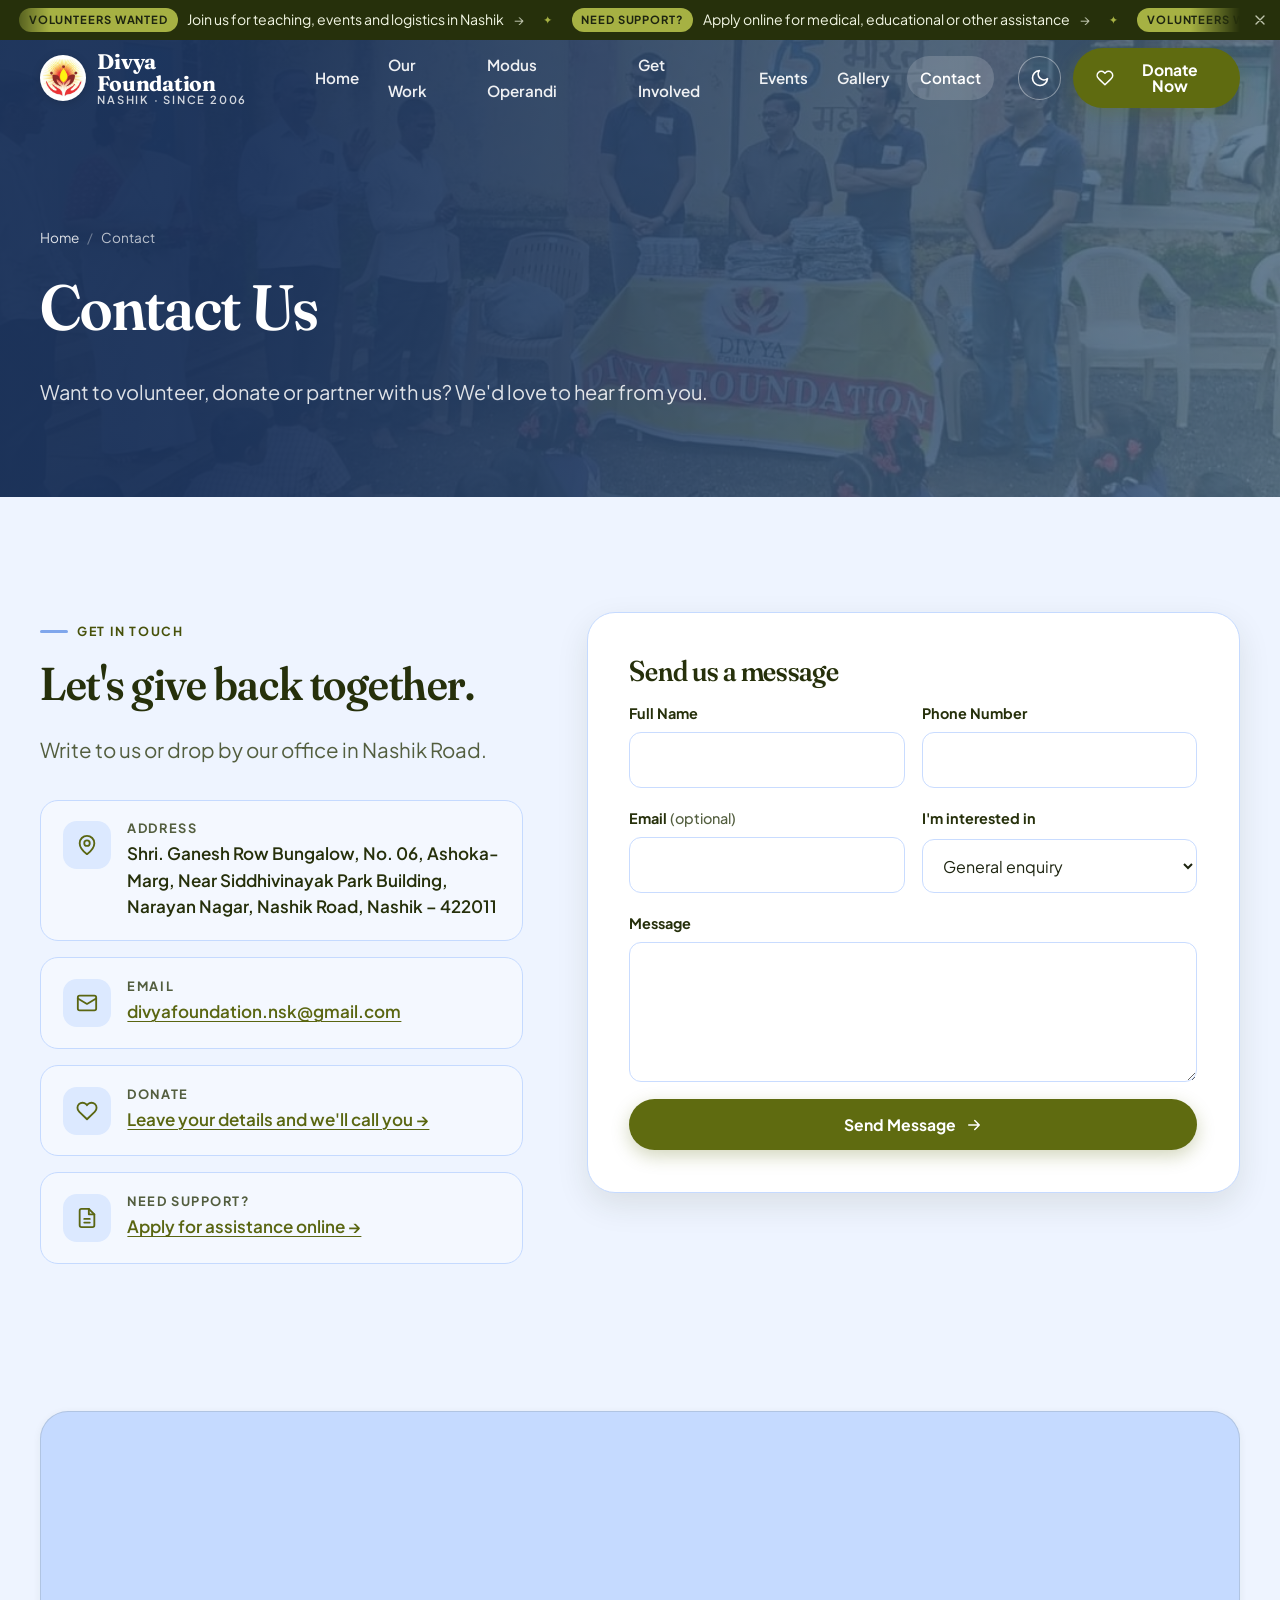
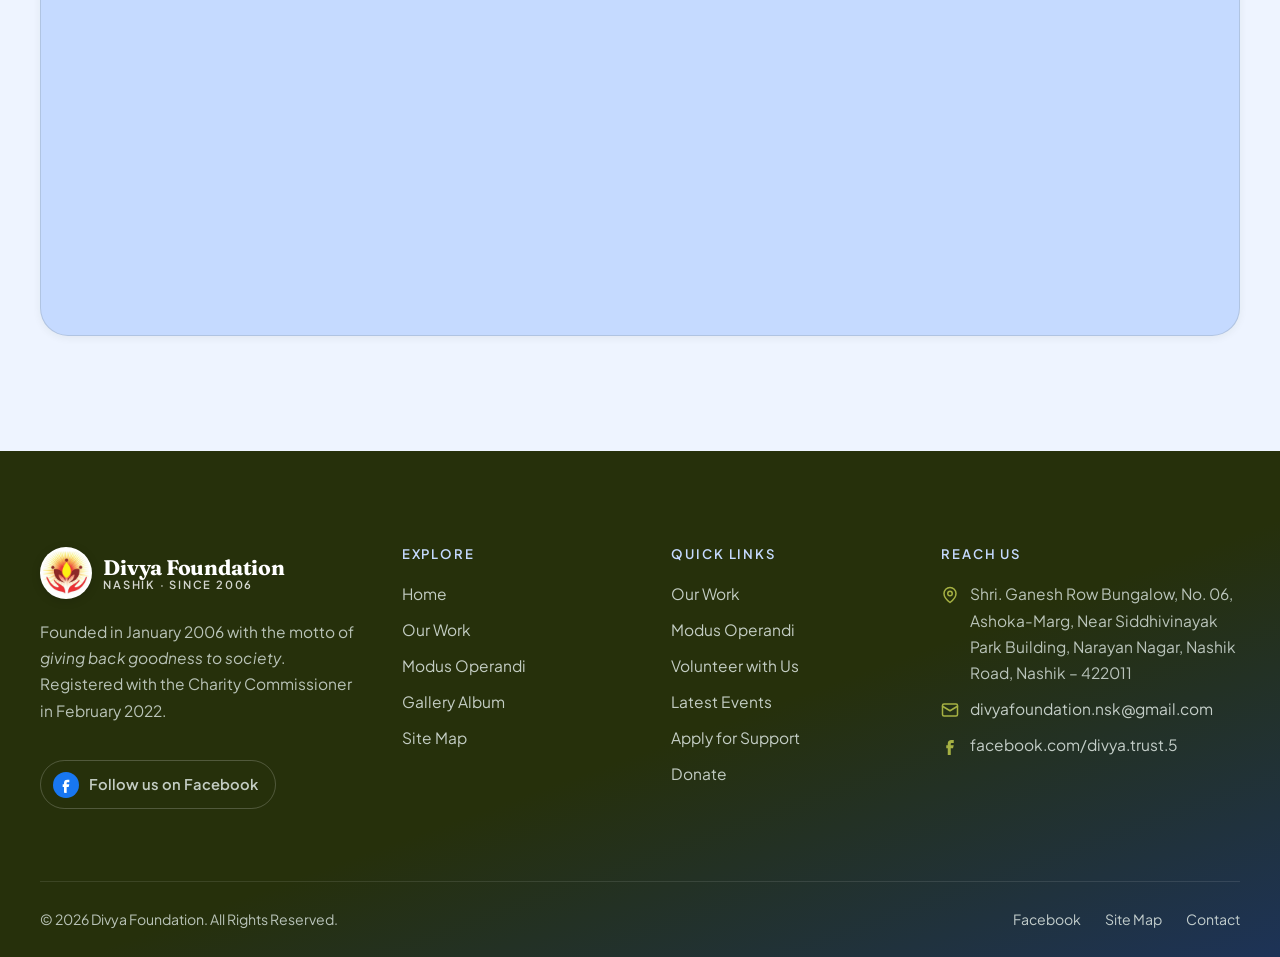
<file: contact.html>
<!DOCTYPE html>
<html lang="en" class="no-js">
<head>
<meta charset="utf-8">
<meta name="viewport" content="width=device-width, initial-scale=1">
<title>Contact | Divya Foundation – NGO in Nashik</title>
<meta name="description" content="Contact Divya Foundation, Narayan Nagar, Nashik Road, Nashik – 422011. Email divyafoundation.nsk@gmail.com.">
<meta name="theme-color" content="#26300b">
<script src="site-config.js?v=5"></script>
<script>(function(){try{var a=(window.DF_CONFIG||{}).announcements||[];if(a.length&&sessionStorage.getItem("df-ribbon-closed")!=="1")document.documentElement.classList.add("has-ribbon");}catch(e){}})();</script>
<script>(function(){try{var t=localStorage.getItem("df-theme");}catch(e){}if(!t)t=matchMedia("(prefers-color-scheme: dark)").matches?"dark":"light";document.documentElement.setAttribute("data-theme",t);})();</script>
<meta property="og:title" content="Contact | Divya Foundation – NGO in Nashik">
<meta property="og:description" content="Contact Divya Foundation, Narayan Nagar, Nashik Road, Nashik – 422011. Email divyafoundation.nsk@gmail.com.">
<meta property="og:type" content="website">
<meta property="og:image" content="logo.png">
<link rel="icon" href="favicon.png" type="image/png">
<link rel="apple-touch-icon" href="logo.png">
<link rel="preconnect" href="https://fonts.googleapis.com">
<link rel="preconnect" href="https://fonts.gstatic.com" crossorigin>
<link rel="preconnect" href="https://images.unsplash.com">
<link href="https://fonts.googleapis.com/css2?family=Fraunces:ital,opsz,wght@0,9..144,400..700;1,9..144,400..600&family=Plus+Jakarta+Sans:wght@400;500;600;700&family=JetBrains+Mono:wght@400;500&display=swap" rel="stylesheet">
<style>
/* =========================================================
   Divya Foundation — redesigned stylesheet
   ========================================================= */
:root {
  /* Light theme — mossy green + sky blue */
  --ink: #1d2410;
  --ink-soft: #535e3f;
  --heading: #26300b;
  --band: #26300b;
  --green-900: #26300b;
  --green-700: #5a6612;
  --green-500: #8a9a26;
  --green-100: #dce9ff;
  --marigold: #A6B143;
  --saffron: #5f6b10;
  --saffron-dark: #47510a;
  --cream: #eef4ff;
  --sand: #C5DAFF;
  --card: #ffffff;
  --white: #ffffff;
  --moss: #A6B143;
  --sky: #C5DAFF;
  --line: rgba(29, 36, 16, 0.12);
  --btn-fg: #ffffff;
  --btn-shadow: rgba(95, 107, 16, .28);
  --ov1: rgba(28, 52, 96, .92);
  --ov2: rgba(110, 155, 230, .45);
  --ov-warm: rgba(27, 58, 110, .9);
  --cta-grad: linear-gradient(120deg, #A6B143 0%, #b9cf9a 40%, #C5DAFF 100%);
  --cta-border: transparent;
  --cta-btn: #26300b;
  --cta-btn-fg: #ffffff;
  --badge-bg: rgba(166, 177, 67, .2);
  --badge-fg: #3c460a;
  --badge-line: rgba(95, 107, 16, .4);

  --font-display: "Fraunces", Georgia, "Times New Roman", serif;
  --font-body: "Plus Jakarta Sans", system-ui, -apple-system, "Segoe UI", sans-serif;
  --font-mono: "JetBrains Mono", ui-monospace, monospace;

  --radius-sm: 10px;
  --radius: 18px;
  --radius-lg: 28px;
  --shadow-sm: 0 2px 8px rgba(38, 48, 11, 0.06);
  --shadow: 0 12px 32px rgba(38, 48, 11, 0.10);
  --shadow-lg: 0 24px 60px rgba(38, 48, 11, 0.18);
  --container: 1200px;
  --header-h: 76px;
  --ribbon-h: 0px;
  --ease: cubic-bezier(.2, .7, .2, 1);

  /* globe (light) */
  --g-space1: #eef4ff; --g-space2: #dce8ff; --g-ocean: #C5DAFF; --g-ocean2: #a8c4f5;
  --g-land: #A6B143; --g-land2: #c3cd63; --g-grat: rgba(60,85,25,.16); --g-border: rgba(40,55,10,.38);
  --g-mh: #3f4b08; --g-mhfill: rgba(255,255,255,.32); --g-dot: #2b3507; --g-dotglow: rgba(255,255,255,.95);
  --g-atmo: rgba(170,200,255,.75); --g-arch: rgba(95,107,16,.55); --g-archglow: rgba(166,177,67,.35);
}

/* Dark theme — ChessPress night graphics (near-black, teal glow) */
:root[data-theme="dark"] {
  color-scheme: dark;
  --ink: #dcebe9;
  --ink-soft: #7f9096;
  --heading: #e8f0ef;
  --band: #050d18;
  --green-900: #050d18;
  --green-700: #19c3a0;
  --green-500: #19c3a0;
  --green-100: rgba(25, 195, 160, .10);
  --marigold: #19c3a0;
  --saffron: #19c3a0;
  --saffron-dark: #3fd9b8;
  --cream: #00050d;
  --sand: #030b16;
  --card: #050d18;
  --line: #0f1e2b;
  --btn-fg: #00130e;
  --btn-shadow: rgba(25, 195, 160, .22);
  --ov1: rgba(0, 5, 13, .94);
  --ov2: rgba(0, 5, 13, .55);
  --ov-warm: rgba(2, 30, 26, .92);
  --cta-grad: radial-gradient(120% 140% at 0% 0%, rgba(25,195,160,.22), transparent 60%), #050d18;
  --cta-border: #0f1e2b;
  --cta-btn: #19c3a0;
  --cta-btn-fg: #00130e;
  --badge-bg: rgba(25, 195, 160, .12);
  --badge-fg: #7fe9d2;
  --badge-line: rgba(25, 195, 160, .4);
  --shadow-sm: 0 2px 8px rgba(0, 0, 0, .4);
  --shadow: 0 12px 32px rgba(0, 0, 0, .45);
  --shadow-lg: 0 24px 60px rgba(0, 0, 0, .6);

  --g-space1: #00050d; --g-space2: #020b18; --g-ocean: #05182f; --g-ocean2: #020b18;
  --g-land: #1c2417; --g-land2: #2d3322; --g-grat: rgba(25,195,160,.07); --g-border: rgba(25,195,160,.28);
  --g-mh: #19c3a0; --g-mhfill: rgba(25,195,160,.08); --g-dot: #19c3a0; --g-dotglow: rgba(25,195,160,.85);
  --g-atmo: rgba(25,195,160,.22); --g-arch: rgba(25,195,160,.45); --g-archglow: rgba(25,195,160,.22);
}

*, *::before, *::after { box-sizing: border-box; }
html { scroll-behavior: smooth; -webkit-text-size-adjust: 100%; }
body {
  margin: 0;
  font-family: var(--font-body);
  font-size: 1.0625rem;
  line-height: 1.7;
  color: var(--ink);
  background: var(--cream);
  -webkit-font-smoothing: antialiased;
}
img { max-width: 100%; display: block; }
a { color: var(--green-700); text-decoration-thickness: 1px; text-underline-offset: 3px; }
a:hover { color: var(--saffron-dark); }
h1, h2, h3, h4 {
  font-family: var(--font-display);
  font-weight: 600;
  line-height: 1.12;
  letter-spacing: -0.01em;
  margin: 0 0 .5em;
  color: var(--heading);
  font-variation-settings: "SOFT" 50, "opsz" 96;
}
h1 { font-size: clamp(2.5rem, 5.5vw, 4.5rem); }
h2 { font-size: clamp(2rem, 3.6vw, 3rem); }
h3 { font-size: clamp(1.3rem, 2vw, 1.6rem); }
p { margin: 0 0 1.1em; }
:focus-visible { outline: 3px solid var(--marigold); outline-offset: 3px; border-radius: 6px; }

.skip-link {
  position: absolute; left: 1rem; top: -100px; z-index: 1000;
  background: var(--band); color: #fff; padding: .7rem 1rem; border-radius: 8px;
}
.skip-link:focus { top: 1rem; color: #fff; }
.sr-only { position: absolute; width: 1px; height: 1px; overflow: hidden; clip: rect(0 0 0 0); white-space: nowrap; }

.container { width: min(100% - 2.5rem, var(--container)); margin-inline: auto; }
.section { padding: clamp(4rem, 9vw, 7.5rem) 0; }
.section--sand { background: var(--sand); }
.section--green { background: var(--band); color: #dfe9e4; }
.section--green h2, .section--green h3 { color: #fff; }

.eyebrow {
  display: inline-flex; align-items: center; gap: .55rem;
  font-size: .78rem; font-weight: 700; letter-spacing: .14em; text-transform: uppercase;
  color: var(--saffron-dark); margin-bottom: 1rem;
}
.eyebrow::before { content: ""; width: 28px; height: 2px; background: currentColor; border-radius: 2px; }
.section--green .eyebrow { color: var(--marigold); }
.lead { font-size: clamp(1.1rem, 1.6vw, 1.3rem); color: var(--ink-soft); max-width: 62ch; }
.section-head { max-width: 760px; margin-bottom: clamp(2.5rem, 5vw, 4rem); }
.section-head--center { text-align: center; margin-inline: auto; }
.section-head--center .eyebrow { justify-content: center; }
.section-head--center .lead { margin-inline: auto; }

/* ---------- Buttons ---------- */
.btn {
  --bg: var(--saffron); --fg: var(--btn-fg);
  display: inline-flex; align-items: center; justify-content: center; gap: .55rem;
  padding: .9rem 1.6rem; border-radius: 999px; border: 2px solid transparent;
  background: var(--bg); color: var(--fg);
  font: 700 .98rem/1 var(--font-body); text-decoration: none; cursor: pointer;
  transition: transform .25s var(--ease), box-shadow .25s var(--ease), background .25s;
  box-shadow: 0 6px 18px var(--btn-shadow);
}
.btn:hover { transform: translateY(-2px); color: var(--fg); background: var(--saffron-dark); box-shadow: 0 10px 26px var(--btn-shadow); }
.btn svg { width: 18px; height: 18px; transition: transform .25s var(--ease); }
.btn:hover svg { transform: translateX(3px); }
.btn--green { --bg: var(--green-700); --fg: var(--btn-fg); box-shadow: 0 6px 18px var(--btn-shadow); }
.btn--green:hover { background: var(--band); }
.btn--ghost { --bg: transparent; --fg: var(--heading); border-color: var(--heading); box-shadow: none; }
.btn--ghost:hover { background: var(--heading); color: var(--cream); box-shadow: none; }
.btn--light { --bg: rgba(255,255,255,.12); --fg: #fff; border-color: rgba(255,255,255,.55); box-shadow: none; backdrop-filter: blur(6px); }
.btn--light:hover { background: var(--card); color: var(--heading); box-shadow: none; }
.btn--block { width: 100%; }
.link-arrow {
  display: inline-flex; align-items: center; gap: .4rem; font-weight: 700; text-decoration: none; color: var(--green-700);
}
.link-arrow svg { width: 18px; height: 18px; transition: transform .25s var(--ease); }
.link-arrow:hover svg { transform: translateX(4px); }

/* ---------- Header ---------- */
.site-header {
  position: fixed; inset: 0 0 auto; z-index: 100; height: var(--header-h);
  display: flex; align-items: center;
  transition: background .3s, box-shadow .3s, height .3s;
}
.site-header .container { display: flex; align-items: center; justify-content: space-between; gap: 1.5rem; }
.site-header.is-solid, .site-header--solid {
  background: color-mix(in srgb, var(--cream) 92%, transparent); backdrop-filter: saturate(160%) blur(14px);
  box-shadow: 0 1px 0 var(--line);
}
.brand { display: flex; align-items: center; gap: .7rem; text-decoration: none; color: #fff; }
.brand__mark { width: 44px; height: 44px; flex: none; }
.brand__text { display: flex; flex-direction: column; line-height: 1.05; }
.brand__name { font-family: var(--font-display); font-weight: 700; font-size: 1.32rem; letter-spacing: -.01em; }
.brand__tag { font-size: .7rem; letter-spacing: .16em; text-transform: uppercase; opacity: .8; font-weight: 600; }
.is-solid .brand, .site-header--solid .brand { color: var(--heading); }

.nav { display: flex; align-items: center; gap: .25rem; }
.nav a {
  position: relative; padding: .55rem .8rem; border-radius: 999px;
  color: rgba(255,255,255,.92); text-decoration: none; font-weight: 600; font-size: .95rem;
  transition: color .2s, background .2s;
}
.nav a:hover { background: rgba(255,255,255,.14); color: #fff; }
.nav a[aria-current="page"] { color: #fff; background: rgba(255,255,255,.16); }
.is-solid .nav a, .site-header--solid .nav a { color: var(--ink); }
.is-solid .nav a:hover, .site-header--solid .nav a:hover { background: var(--green-100); color: var(--heading); }
.is-solid .nav a[aria-current="page"], .site-header--solid .nav a[aria-current="page"] { background: var(--green-100); color: var(--heading); }
.header-cta { display: flex; align-items: center; gap: .75rem; }
.header-cta .btn { padding: .75rem 1.3rem; }

.menu-toggle {
  display: none; width: 46px; height: 46px; border-radius: 50%;
  border: 1px solid rgba(255,255,255,.4); background: transparent; color: #fff; cursor: pointer;
  align-items: center; justify-content: center;
}
.is-solid .menu-toggle, .site-header--solid .menu-toggle { color: var(--heading); border-color: var(--line); }
.menu-toggle span, .menu-toggle span::before, .menu-toggle span::after {
  display: block; width: 20px; height: 2px; background: currentColor; border-radius: 2px; position: relative; transition: transform .3s, background .3s;
}
.menu-toggle span::before, .menu-toggle span::after { content: ""; position: absolute; left: 0; }
.menu-toggle span::before { top: -6px; }
.menu-toggle span::after { top: 6px; }
.menu-open .menu-toggle span { background: transparent; }
.menu-open .menu-toggle span::before { transform: translateY(6px) rotate(45deg); }
.menu-open .menu-toggle span::after { transform: translateY(-6px) rotate(-45deg); }

@media (max-width: 1080px) {
  .menu-toggle { display: inline-flex; }
  .nav { display: none; }
  .header-cta .btn { display: none; }
  .menu-open .site-header { background: var(--cream); }
  .menu-open .brand { color: var(--heading) !important; }
  .menu-open .menu-toggle, .menu-open .theme-toggle { color: var(--heading) !important; border-color: var(--line) !important; }
}
.nav .btn { display: none; }

/* ---------- Mobile menu: its own full-screen panel (outside the header, so nothing can trap it) ---------- */
.mnav { display: none; }
@media (max-width: 1080px) {
  .mnav {
    display: flex; flex-direction: column; position: fixed; inset: 0; z-index: 99;
    padding: calc(var(--header-h) + var(--ribbon-h) + 1rem) 1.25rem calc(1.5rem + env(safe-area-inset-bottom, 0px));
    background: var(--cream); overflow-y: auto; overscroll-behavior: contain;
    opacity: 0; visibility: hidden; transition: opacity .25s, visibility .25s;
  }
  .menu-open .mnav { opacity: 1; visibility: visible; }
  .mnav__links { list-style: none; margin: 0; padding: 0; display: grid; gap: .3rem; }
  .mnav__links a {
    display: flex; align-items: center; justify-content: space-between; gap: 1rem;
    padding: 1rem 1.1rem; border-radius: 16px; text-decoration: none;
    font-family: var(--font-display); font-size: 1.45rem; font-weight: 600; color: var(--heading);
    opacity: 0; transform: translateY(10px); transition: opacity .35s var(--ease), transform .35s var(--ease), background .2s;
  }
  .mnav__links a svg { width: 20px; height: 20px; color: var(--green-700); opacity: .6; transition: transform .2s; }
  .mnav__links a:hover svg, .mnav__links a:focus-visible svg { transform: translateX(4px); opacity: 1; }
  .mnav__links a[aria-current="page"] { background: var(--green-100); }
  .mnav__links a[aria-current="page"]::after { content: none; }
  .menu-open .mnav__links a { opacity: 1; transform: none; }
  .menu-open .mnav__links li:nth-child(2) a { transition-delay: .03s; }
  .menu-open .mnav__links li:nth-child(3) a { transition-delay: .06s; }
  .menu-open .mnav__links li:nth-child(4) a { transition-delay: .09s; }
  .menu-open .mnav__links li:nth-child(5) a { transition-delay: .12s; }
  .menu-open .mnav__links li:nth-child(6) a { transition-delay: .15s; }
  .menu-open .mnav__links li:nth-child(7) a { transition-delay: .18s; }
  .mnav__foot { margin-top: auto; padding-top: 1.5rem; display: grid; gap: .9rem; }
  .mnav__foot .btn { width: 100%; padding: 1rem; }
  .mnav__contact { display: flex; align-items: center; gap: .6rem; font-size: .92rem; color: var(--ink-soft); justify-content: center; }
  .mnav__contact svg { width: 16px; height: 16px; color: var(--green-700); }
  .mnav__contact a { color: var(--ink-soft); text-decoration: none; word-break: break-all; }
  body.menu-open { overflow: hidden; }
  body.menu-open .mobile-donate, body.menu-open .to-top { opacity: 0; pointer-events: none; }
}
@media (max-width: 1080px) and (prefers-reduced-motion: reduce) { .mnav__links a { opacity: 1; transform: none; } }

/* ---------- Hero ---------- */
.hero {
  position: relative; min-height: min(100svh, 880px); display: flex; align-items: flex-end;
  color: #fff; overflow: hidden; padding: calc(var(--header-h) + var(--ribbon-h) + 3rem) 0 clamp(3rem, 7vw, 6rem);
  background: var(--band);
}
.hero__media { position: absolute; inset: 0; }
.hero__media img { width: 100%; height: 100%; object-fit: cover; object-position: center 30%; transform: scale(1.05); animation: heroZoom 18s ease-out forwards; }
@keyframes heroZoom { to { transform: scale(1); } }
.hero__media::after {
  content: ""; position: absolute; inset: 0;
  background:
    linear-gradient(180deg, rgba(10, 30, 24, .55) 0%, rgba(10, 30, 24, .15) 35%, rgba(10, 30, 24, .82) 100%),
    linear-gradient(90deg, rgba(10, 30, 24, .65) 0%, rgba(10, 30, 24, 0) 70%);
}
.hero__content { position: relative; max-width: 780px; }
.badge {
  display: inline-flex; align-items: center; gap: .5rem;
  padding: .45rem .95rem; border-radius: 999px; font-size: .82rem; font-weight: 700; letter-spacing: .04em;
  background: var(--badge-bg); color: var(--badge-fg); border: 1px solid var(--badge-line);
  margin-bottom: 1.4rem;
}
.badge::before { content: ""; width: 8px; height: 8px; border-radius: 50%; background: var(--marigold); box-shadow: 0 0 0 4px var(--badge-bg); }
.hero h1 { color: #fff; margin-bottom: 1.2rem; }
.hero h1 em { font-style: italic; color: var(--marigold); font-weight: 500; }
.hero p { font-size: clamp(1.1rem, 1.7vw, 1.3rem); color: rgba(255,255,255,.88); max-width: 56ch; margin-bottom: 2rem; }
.hero__actions { display: flex; flex-wrap: wrap; gap: .9rem; }
.hero__scroll {
  position: absolute; right: 2.5rem; bottom: 2.5rem; writing-mode: vertical-rl;
  font-size: .72rem; letter-spacing: .3em; text-transform: uppercase; color: rgba(255,255,255,.7);
  display: flex; align-items: center; gap: .8rem;
}
.hero__scroll::after { content: ""; width: 1px; height: 60px; background: linear-gradient(rgba(255,255,255,.7), transparent); }
@media (max-width: 720px) { .hero__scroll { display: none; } }

/* Page hero (inner pages) */
.page-hero {
  position: relative; color: #fff; overflow: hidden;
  padding: calc(var(--header-h) + var(--ribbon-h) + clamp(3.5rem, 8vw, 6rem)) 0 clamp(3.5rem, 7vw, 5.5rem);
  background: var(--band);
}
.page-hero__media { position: absolute; inset: 0; }
.page-hero__media img { width: 100%; height: 100%; object-fit: cover; opacity: .35; }
.page-hero__media::after { content: ""; position: absolute; inset: 0; background: linear-gradient(100deg, var(--ov1) 20%, var(--ov2)); }
.page-hero .container { position: relative; }
.page-hero h1 { color: #fff; font-size: clamp(2.4rem, 5vw, 4rem); max-width: 16ch; }
.page-hero p { color: rgba(255,255,255,.85); font-size: clamp(1.05rem, 1.6vw, 1.25rem); max-width: 58ch; margin: 0; }
.breadcrumb { display: flex; gap: .5rem; font-size: .85rem; margin-bottom: 1.4rem; color: rgba(255,255,255,.7); list-style: none; padding: 0; }
.breadcrumb a { color: rgba(255,255,255,.85); text-decoration: none; }
.breadcrumb a:hover { color: var(--marigold); }
.breadcrumb li + li::before { content: "/"; margin-right: .5rem; opacity: .5; }

/* ---------- Trust strip ---------- */
.trust {
  position: relative; z-index: 2; margin-top: -3rem;
}
.trust__inner {
  background: var(--card); border-radius: var(--radius-lg); box-shadow: var(--shadow);
  display: grid; grid-template-columns: repeat(4, 1fr);
}
.trust__item { padding: 1.6rem 1.6rem; display: flex; gap: 1rem; align-items: center; }
.trust__item + .trust__item { border-left: 1px solid var(--line); }
.trust__icon {
  flex: none; width: 48px; height: 48px; border-radius: 14px; display: grid; place-items: center;
  background: var(--green-100); color: var(--green-700);
}
.trust__icon svg { width: 24px; height: 24px; }
.trust__item strong { display: block; font-size: 1rem; color: var(--heading); line-height: 1.3; }
.trust__item span { font-size: .87rem; color: var(--ink-soft); line-height: 1.4; display: block; }
@media (max-width: 960px) {
  .trust__inner { grid-template-columns: 1fr 1fr; }
  .trust__item:nth-child(3) { border-left: 0; }
  .trust__item:nth-child(n+3) { border-top: 1px solid var(--line); }
}
@media (max-width: 560px) {
  .trust__inner { grid-template-columns: 1fr; }
  .trust__item + .trust__item { border-left: 0; border-top: 1px solid var(--line); }
  .trust__item { padding: 1.2rem 1.4rem; }
}

/* ---------- Split / About ---------- */
.split { display: grid; grid-template-columns: 1.05fr 1fr; gap: clamp(2.5rem, 6vw, 5.5rem); align-items: center; }
.split--reverse .split__media { order: 2; }
@media (max-width: 900px) { .split { grid-template-columns: 1fr; } .split--reverse .split__media { order: 0; } }
.split__media { position: relative; }
.split__media img { width: 100%; aspect-ratio: 4/4.4; object-fit: cover; border-radius: var(--radius-lg); box-shadow: var(--shadow); }
.split__media--wide img { aspect-ratio: 4/3; }
.media-accent {
  position: absolute; left: -1.5rem; bottom: -1.5rem; background: var(--marigold); color: var(--heading);
  border-radius: var(--radius); padding: 1.3rem 1.5rem; box-shadow: var(--shadow); max-width: 230px;
}
.media-accent strong { font-family: var(--font-display); font-size: 2.4rem; display: block; line-height: 1; }
.media-accent span { font-size: .9rem; font-weight: 600; }
@media (max-width: 560px) { .media-accent { left: 1rem; bottom: -1.2rem; } }
.split__media::before {
  content: ""; position: absolute; right: -1.2rem; top: -1.2rem; width: 45%; height: 45%;
  border-radius: var(--radius-lg); background: radial-gradient(circle, var(--green-500) 1.5px, transparent 1.6px) 0 0/14px 14px; opacity: .35; z-index: -1;
}

.stats { display: grid; grid-template-columns: repeat(2, 1fr); gap: 1rem; margin: 2rem 0; }
.stat {
  background: var(--card); border-radius: var(--radius); padding: 1.3rem 1.4rem; border: 1px solid var(--line);
}
.stat__num { font-family: var(--font-display); font-size: clamp(2.2rem, 4vw, 2.9rem); font-weight: 600; color: var(--green-700); line-height: 1; }
.stat__label { font-size: .92rem; color: var(--ink-soft); margin-top: .35rem; font-weight: 600; }

.checklist { list-style: none; padding: 0; margin: 0 0 2rem; display: grid; gap: .8rem; }
.checklist li { display: flex; gap: .8rem; align-items: flex-start; }
.checklist li::before {
  content: ""; flex: none; width: 22px; height: 22px; margin-top: .25rem; border-radius: 50%;
  background: var(--green-100) url("data:image/svg+xml,%3Csvg xmlns='http://www.w3.org/2000/svg' viewBox='0 0 24 24' fill='none' stroke='%231f5f4a' stroke-width='3' stroke-linecap='round' stroke-linejoin='round'%3E%3Cpath d='M5 12l5 5L20 7'/%3E%3C/svg%3E") center/13px no-repeat;
}

/* ---------- Impact cards ---------- */
.cards { display: grid; grid-template-columns: repeat(3, 1fr); gap: 1.6rem; }
@media (max-width: 960px) { .cards { grid-template-columns: 1fr 1fr; } }
@media (max-width: 640px) { .cards { grid-template-columns: 1fr; } }
.card {
  position: relative; background: var(--card); border-radius: var(--radius-lg); overflow: hidden;
  box-shadow: var(--shadow-sm); border: 1px solid var(--line);
  display: flex; flex-direction: column;
  transition: transform .35s var(--ease), box-shadow .35s var(--ease);
}
.card:hover { transform: translateY(-6px); box-shadow: var(--shadow-lg); }
.card__media { aspect-ratio: 16/11; overflow: hidden; position: relative; }
.card__media img { width: 100%; height: 100%; object-fit: cover; transition: transform .7s var(--ease); }
.card:hover .card__media img { transform: scale(1.06); }
.card__tag {
  position: absolute; left: 1rem; top: 1rem; background: rgba(255,255,255,.94); color: var(--heading);
  font-size: .75rem; font-weight: 700; letter-spacing: .08em; text-transform: uppercase; padding: .35rem .75rem; border-radius: 999px;
}
.card__body { padding: 1.6rem 1.6rem 1.8rem; display: flex; flex-direction: column; flex: 1; }
.card__icon {
  width: 52px; height: 52px; border-radius: 16px; margin: -3.4rem 0 1rem; position: relative;
  background: var(--saffron); color: var(--btn-fg); display: grid; place-items: center; box-shadow: 0 8px 20px var(--btn-shadow);
}
.card__icon svg { width: 26px; height: 26px; }
.card p { color: var(--ink-soft); flex: 1; }
.card .link-arrow::after { content: ""; position: absolute; inset: 0; }

/* ---------- Steps ---------- */
.steps { display: grid; grid-template-columns: repeat(4, 1fr); gap: 1.4rem; counter-reset: step; }
@media (max-width: 1000px) { .steps { grid-template-columns: 1fr 1fr; } }
@media (max-width: 600px) { .steps { grid-template-columns: 1fr; } }
.step {
  position: relative; padding: 2rem 1.6rem 1.8rem; border-radius: var(--radius-lg);
  background: rgba(255,255,255,.05); border: 1px solid rgba(255,255,255,.12);
  transition: background .3s, transform .3s var(--ease);
}
.step:hover { background: rgba(255,255,255,.09); transform: translateY(-4px); }
.step__num {
  font-family: var(--font-display); font-size: 3.2rem; line-height: 1; color: var(--marigold); font-weight: 500; margin-bottom: 1.2rem; display: block;
}
.step h3 { font-size: 1.35rem; }
.step p { color: rgba(223,233,228,.85); font-size: .98rem; margin: 0; }
.section--sand .step, .steps--light .step { background: var(--card); border-color: var(--line); box-shadow: var(--shadow-sm); }
.steps--light .step p { color: var(--ink-soft); }
.steps--light .step__num { color: var(--saffron); }

/* Vertical process (Modus Operandi page) */
.process { position: relative; display: grid; gap: 1.5rem; max-width: 900px; margin-inline: auto; }
.process::before { content: ""; position: absolute; left: 35px; top: 30px; bottom: 30px; width: 2px; background: linear-gradient(var(--marigold), var(--green-500)); }
.process__item { position: relative; display: grid; grid-template-columns: 72px 1fr; gap: 1.6rem; align-items: start; }
.process__num {
  width: 72px; height: 72px; border-radius: 50%; display: grid; place-items: center;
  background: var(--band); color: var(--marigold); font-family: var(--font-display); font-size: 1.7rem; font-weight: 600;
  box-shadow: 0 0 0 8px var(--cream); position: relative;
}
.process__card { background: var(--card); border-radius: var(--radius-lg); padding: 1.8rem 2rem; border: 1px solid var(--line); box-shadow: var(--shadow-sm); }
.process__card h3 { display: flex; align-items: center; gap: .7rem; }
.process__card h3 svg { width: 26px; height: 26px; color: var(--saffron); flex: none; }
.process__card p { margin: 0; color: var(--ink-soft); }
@media (max-width: 600px) {
  .process::before { left: 23px; }
  .process__item { grid-template-columns: 48px 1fr; gap: 1rem; }
  .process__num { width: 48px; height: 48px; font-size: 1.2rem; }
  .process__card { padding: 1.4rem 1.3rem; }
}

/* ---------- Program blocks (Our Work) ---------- */
.program + .program { margin-top: clamp(4rem, 8vw, 7rem); }
.program__list { display: grid; grid-template-columns: 1fr 1fr; gap: .9rem; margin: 1.5rem 0 2rem; padding: 0; list-style: none; }
.program__list li {
  display: flex; align-items: center; gap: .65rem; background: var(--card); border: 1px solid var(--line);
  padding: .8rem 1rem; border-radius: 14px; font-weight: 600; font-size: .95rem; color: var(--heading);
}
.program__list svg { width: 20px; height: 20px; color: var(--saffron); flex: none; }
@media (max-width: 480px) { .program__list { grid-template-columns: 1fr; } }

/* ---------- Events ---------- */
.events { display: grid; grid-template-columns: repeat(3, 1fr); gap: 1.6rem; }
@media (max-width: 960px) { .events { grid-template-columns: 1fr 1fr; } }
@media (max-width: 640px) { .events { grid-template-columns: 1fr; } }
.event__date {
  position: absolute; right: 1rem; top: 1rem; background: var(--band); color: #fff; border-radius: 14px;
  padding: .55rem .8rem; text-align: center; line-height: 1.1; box-shadow: var(--shadow);
}
.event__date b { display: block; font-family: var(--font-display); font-size: 1.15rem; color: var(--marigold); }
.event__date small { font-size: .72rem; letter-spacing: .1em; text-transform: uppercase; }
.event__meta { display: flex; align-items: center; gap: .45rem; font-size: .88rem; color: var(--ink-soft); font-weight: 600; margin-bottom: .6rem; }
.event__meta svg { width: 16px; height: 16px; color: var(--saffron); }
.event__impact {
  display: inline-flex; align-items: center; gap: .45rem; margin-top: .5rem; align-self: flex-start;
  background: var(--green-100); color: var(--green-700); font-weight: 700; font-size: .85rem;
  padding: .4rem .8rem; border-radius: 999px;
}

/* Timeline (events page) */
.timeline { position: relative; display: grid; gap: 2.5rem; }
.timeline-item { display: grid; grid-template-columns: 1fr 1.1fr; gap: 0; background: var(--card); border-radius: var(--radius-lg); overflow: hidden; border: 1px solid var(--line); box-shadow: var(--shadow-sm); transition: box-shadow .35s; }
.timeline-item:hover { box-shadow: var(--shadow-lg); }
.timeline-item:nth-child(even) .timeline-item__media { order: 2; }
.timeline-item__media { position: relative; min-height: 300px; overflow: hidden; }
.timeline-item__media img { position: absolute; inset: 0; width: 100%; height: 100%; object-fit: cover; transition: transform .8s var(--ease); }
.timeline-item:hover .timeline-item__media img { transform: scale(1.05); }
.timeline-item__body { padding: clamp(1.8rem, 4vw, 3rem); display: flex; flex-direction: column; justify-content: center; }
.timeline-item__when { font-size: .8rem; font-weight: 700; letter-spacing: .14em; text-transform: uppercase; color: var(--saffron-dark); margin-bottom: .6rem; }
@media (max-width: 800px) {
  .timeline-item { grid-template-columns: 1fr; }
  .timeline-item:nth-child(even) .timeline-item__media { order: 0; }
  .timeline-item__media { min-height: 220px; }
}

/* ---------- Gallery ---------- */
.gallery { columns: 3 280px; column-gap: 1.2rem; }
.gallery__item {
  break-inside: avoid; margin: 0 0 1.2rem; position: relative; border-radius: var(--radius); overflow: hidden; cursor: zoom-in;
  display: block; width: 100%; padding: 0; border: 0; background: var(--sand);
}
.gallery__item img { width: 100%; height: auto; transition: transform .7s var(--ease), filter .4s; }
.gallery__item:hover img { transform: scale(1.05); }
.gallery__item::after {
  content: ""; position: absolute; inset: 0; background: linear-gradient(transparent 55%, var(--ov1)); opacity: 0; transition: opacity .35s;
}
.gallery__item:hover::after, .gallery__item:focus-visible::after { opacity: 1; }
.gallery__cap {
  position: absolute; left: 1rem; right: 1rem; bottom: .9rem; z-index: 1; color: #fff; font-weight: 600; font-size: .95rem; text-align: left;
  transform: translateY(8px); opacity: 0; transition: .35s var(--ease);
}
.gallery__item:hover .gallery__cap, .gallery__item:focus-visible .gallery__cap { transform: none; opacity: 1; }

.gallery-strip { display: grid; grid-template-columns: repeat(4, 1fr); gap: 1rem; }
.gallery-strip .gallery__item { margin: 0; aspect-ratio: 1; }
.gallery-strip .gallery__item img { height: 100%; object-fit: cover; }
.gallery-strip .gallery__item:nth-child(1) { grid-column: span 2; grid-row: span 2; aspect-ratio: auto; }
@media (max-width: 760px) { .gallery-strip { grid-template-columns: 1fr 1fr; } }

/* Lightbox */
.lightbox {
  position: fixed; inset: 0; z-index: 300; background: rgba(8, 20, 16, .94);
  display: none; align-items: center; justify-content: center; padding: 4rem 1rem;
}
.lightbox.is-open { display: flex; animation: fadeIn .25s; }
.lightbox img { max-height: 82vh; max-width: min(1100px, 100%); border-radius: 14px; box-shadow: var(--shadow-lg); }
.lightbox__caption { position: absolute; bottom: 1.4rem; left: 0; right: 0; text-align: center; color: rgba(255,255,255,.8); font-size: .95rem; }
.lightbox__btn {
  position: absolute; width: 52px; height: 52px; border-radius: 50%; border: 1px solid rgba(255,255,255,.25);
  background: rgba(255,255,255,.08); color: #fff; cursor: pointer; display: grid; place-items: center; transition: background .2s;
}
.lightbox__btn:hover { background: rgba(255,255,255,.2); }
.lightbox__btn svg { width: 22px; height: 22px; }
.lightbox__close { top: 1.2rem; right: 1.2rem; }
.lightbox__prev { left: 1.2rem; top: 50%; transform: translateY(-50%); }
.lightbox__next { right: 1.2rem; top: 50%; transform: translateY(-50%); }
@media (max-width: 640px) { .lightbox__prev, .lightbox__next { top: auto; bottom: 4rem; transform: none; } }

/* ---------- Involve cards ---------- */
.involve { display: grid; grid-template-columns: 1fr 1fr; gap: 1.8rem; }
@media (max-width: 860px) { .involve { grid-template-columns: 1fr; } }
.involve-card {
  position: relative; border-radius: var(--radius-lg); overflow: hidden; min-height: 520px; color: #fff;
  display: flex; flex-direction: column; justify-content: flex-end; padding: clamp(1.8rem, 4vw, 2.8rem);
  isolation: isolate;
}
.involve-card img { position: absolute; inset: 0; width: 100%; height: 100%; object-fit: cover; z-index: -2; transition: transform .8s var(--ease); }
.involve-card:hover img { transform: scale(1.05); }
.involve-card::before { content: ""; position: absolute; inset: 0; z-index: -1; background: linear-gradient(180deg, transparent 20%, var(--ov1) 80%); }
.involve-card--warm::before { background: linear-gradient(180deg, transparent 20%, var(--ov-warm) 80%); }
.involve-card h2 { color: #fff; font-size: clamp(1.8rem, 3vw, 2.4rem); }
.involve-card p { color: rgba(255,255,255,.9); max-width: 48ch; }
.involve-card .chips { margin-bottom: 1.6rem; }
.chips { display: flex; flex-wrap: wrap; gap: .5rem; }
.chip { padding: .4rem .85rem; border-radius: 999px; font-size: .85rem; font-weight: 600; background: rgba(255,255,255,.14); border: 1px solid rgba(255,255,255,.3); backdrop-filter: blur(6px); }

/* ---------- CTA band ---------- */
.cta-band {
  position: relative; overflow: hidden; border-radius: var(--radius-lg); padding: clamp(2.5rem, 6vw, 4.5rem);
  background: var(--cta-grad); color: #fff; border: 1px solid var(--cta-border);
  display: grid; grid-template-columns: 1.4fr 1fr; gap: 2rem; align-items: center;
}
.cta-band::after {
  content: ""; position: absolute; right: -80px; top: -80px; width: 320px; height: 320px; border-radius: 50%;
  border: 50px solid rgba(255,255,255,.12);
}
.cta-band h2 { color: #fff; margin-bottom: .6rem; }
.cta-band p { color: rgba(255,255,255,.92); margin: 0; font-size: 1.12rem; }
.cta-band__actions { display: flex; flex-wrap: wrap; gap: .8rem; justify-content: flex-end; position: relative; z-index: 1; }
.cta-band .btn { --bg: var(--cta-btn); --fg: var(--cta-btn-fg); box-shadow: 0 8px 24px rgba(0,0,0,.18); }
.cta-band .btn:hover { background: var(--band); color: #fff; filter: brightness(1.1); }
.cta-band .btn--light { --bg: transparent; --fg: #fff; border-color: rgba(255,255,255,.7); box-shadow: none; }
@media (max-width: 820px) { .cta-band { grid-template-columns: 1fr; } .cta-band__actions { justify-content: flex-start; } }

/* Quote */
.quote { max-width: 900px; margin: 0 auto; text-align: center; }
.quote blockquote { margin: 0; font-family: var(--font-display); font-size: clamp(1.6rem, 3.2vw, 2.5rem); line-height: 1.3; color: #fff; font-weight: 400; font-style: italic; }
.quote blockquote::before { content: "\201C"; display: block; font-size: 5rem; line-height: .6; color: var(--marigold); margin-bottom: 1rem; font-style: normal; }
.quote cite { display: block; margin-top: 1.5rem; font-style: normal; font-weight: 700; letter-spacing: .12em; text-transform: uppercase; font-size: .82rem; color: var(--marigold); }

/* ---------- Forms ---------- */
.form { display: grid; gap: 1.1rem; }
.form-row { display: grid; grid-template-columns: 1fr 1fr; gap: 1.1rem; }
@media (max-width: 560px) { .form-row { grid-template-columns: 1fr; } }
.field { display: grid; gap: .4rem; }
.field label { font-weight: 700; font-size: .9rem; color: var(--heading); }
.field label .opt { font-weight: 500; color: var(--ink-soft); }
.field input, .field textarea, .field select {
  width: 100%; font: inherit; font-size: 1rem; color: var(--ink);
  padding: .85rem 1rem; border-radius: 12px; border: 1.5px solid var(--line); background: var(--card);
  transition: border-color .2s, box-shadow .2s;
}
.field textarea { min-height: 140px; resize: vertical; }
.field input:focus, .field textarea:focus, .field select:focus { outline: none; border-color: var(--green-500); box-shadow: 0 0 0 4px var(--green-100); }
.field.has-error input, .field.has-error textarea { border-color: #c0392b; }
.field__error { color: #b03225; font-size: .84rem; font-weight: 600; display: none; }
.field.has-error .field__error { display: block; }
.input-prefix { display: flex; }
.input-prefix span {
  display: grid; place-items: center; padding: 0 .9rem; background: var(--sand); border: 1.5px solid var(--line); border-right: 0;
  border-radius: 12px 0 0 12px; font-weight: 700; color: var(--ink-soft); font-size: .95rem;
}
.input-prefix input { border-radius: 0 12px 12px 0; }
.form-note { font-size: .85rem; color: var(--ink-soft); margin: 0; display: flex; gap: .5rem; align-items: flex-start; }
.form-note svg { width: 16px; height: 16px; flex: none; margin-top: .25rem; color: var(--green-500); }
.form-success {
  display: none; text-align: center; padding: 1.5rem 0 .5rem;
}
.form-success.is-visible { display: block; animation: fadeIn .4s; }
.form-success__icon { width: 72px; height: 72px; margin: 0 auto 1rem; border-radius: 50%; display: grid; place-items: center; background: var(--green-100); color: var(--green-700); }
.form-success__icon svg { width: 36px; height: 36px; }
.amounts { display: grid; grid-template-columns: repeat(4, 1fr); gap: .5rem; }
.amounts label { position: relative; cursor: pointer; }
.amounts input { position: absolute; opacity: 0; }
.amounts span {
  display: block; text-align: center; padding: .7rem .3rem; border: 1.5px solid var(--line); border-radius: 12px; font-weight: 700; font-size: .92rem; transition: .2s; background: var(--card);
}
.amounts input:checked + span { border-color: var(--saffron); background: var(--green-100); color: var(--green-700); }
.amounts input:focus-visible + span { outline: 3px solid var(--marigold); outline-offset: 2px; }

/* ---------- Modal ---------- */
.modal {
  position: fixed; inset: 0; z-index: 400; display: none; align-items: center; justify-content: center; padding: 1rem;
  background: rgba(8, 20, 16, .6); backdrop-filter: blur(4px);
}
.modal.is-open { display: flex; animation: fadeIn .25s; }
.modal__dialog {
  position: relative; width: min(100%, 940px); max-height: calc(100vh - 2rem); overflow: auto;
  background: var(--cream); border-radius: var(--radius-lg); box-shadow: var(--shadow-lg);
  display: grid; grid-template-columns: .9fr 1.1fr; animation: rise .35s var(--ease);
}
.modal__aside {
  position: relative; color: #fff; padding: 2.4rem; display: flex; flex-direction: column; justify-content: flex-end; min-height: 100%;
  background: linear-gradient(180deg, transparent, var(--ov1)) center/cover; background-size: cover; background-position: center;
}
.modal__aside h3 { color: #fff; font-size: 1.7rem; }
.modal__aside ul { list-style: none; padding: 0; margin: 0; display: grid; gap: .6rem; font-size: .95rem; }
.modal__aside li { display: flex; gap: .6rem; }
.modal__aside li svg { width: 18px; height: 18px; flex: none; margin-top: .3rem; color: var(--marigold); }
.modal__body { padding: 2.6rem 2.4rem 2.2rem; }
.modal__body h2 { font-size: 2.1rem; margin-bottom: .3rem; }
.modal__body > p { color: var(--ink-soft); }
.modal__close {
  position: absolute; right: 1rem; top: 1rem; z-index: 2; width: 42px; height: 42px; border-radius: 50%; border: 0;
  background: var(--card); color: var(--heading); cursor: pointer; display: grid; place-items: center; box-shadow: var(--shadow-sm);
}
.modal__close:hover { background: var(--green-100); }
.modal__close { color: var(--heading); }
.modal__close svg { width: 20px; height: 20px; }
@media (max-width: 760px) {
  .modal { align-items: flex-end; padding: 0; }
  .modal__dialog { grid-template-columns: 1fr; border-radius: var(--radius-lg) var(--radius-lg) 0 0; max-height: 92vh; }
  .modal__aside { display: none; }
  .modal__body { padding: 2.2rem 1.4rem 1.6rem; }
}

/* ---------- Contact ---------- */
.contact-grid { display: grid; grid-template-columns: .85fr 1.15fr; gap: clamp(2rem, 5vw, 4rem); align-items: start; }
@media (max-width: 900px) { .contact-grid { grid-template-columns: 1fr; } }
.info-list { display: grid; gap: 1rem; margin-bottom: 2rem; }
.info {
  display: flex; gap: 1rem; padding: 1.3rem 1.4rem; background: var(--card); border: 1px solid var(--line); border-radius: var(--radius);
}
.info__icon { width: 48px; height: 48px; flex: none; border-radius: 14px; background: var(--green-100); color: var(--green-700); display: grid; place-items: center; }
.info__icon svg { width: 22px; height: 22px; }
.info h3 { font-family: var(--font-body); font-size: .8rem; letter-spacing: .12em; text-transform: uppercase; color: var(--ink-soft); margin-bottom: .3rem; font-weight: 700; }
.info p, .info address { margin: 0; font-style: normal; font-weight: 600; color: var(--heading); line-height: 1.55; word-break: break-word; }
.panel { background: var(--card); border-radius: var(--radius-lg); padding: clamp(1.6rem, 4vw, 2.6rem); box-shadow: var(--shadow); border: 1px solid var(--line); }
.map { border-radius: var(--radius-lg); overflow: hidden; border: 1px solid var(--line); box-shadow: var(--shadow-sm); aspect-ratio: 16/7; background: var(--sand); }
.map iframe { width: 100%; height: 100%; border: 0; display: block; }
@media (max-width: 700px) { .map { aspect-ratio: 4/3; } }

/* ---------- Sitemap ---------- */
.sitemap { display: grid; grid-template-columns: repeat(auto-fit, minmax(260px, 1fr)); gap: 1.6rem; }
.sitemap .panel h2 { font-size: 1.5rem; }
.sitemap ul { list-style: none; padding: 0; margin: 0; display: grid; gap: .3rem; }
.sitemap a { display: flex; justify-content: space-between; align-items: center; padding: .75rem 0; border-bottom: 1px solid var(--line); text-decoration: none; font-weight: 600; }
.sitemap a svg { width: 18px; height: 18px; }

/* ---------- Footer ---------- */
.site-footer { background: var(--band); color: rgba(223,233,228,.8); padding: clamp(4rem, 8vw, 6rem) 0 0; font-size: .97rem; }
.site-footer a { color: rgba(223,233,228,.85); text-decoration: none; }
.site-footer a:hover { color: var(--marigold); }
.footer-grid { display: grid; grid-template-columns: 1.4fr 1fr 1fr 1.3fr; gap: 2.5rem; }
@media (max-width: 960px) { .footer-grid { grid-template-columns: 1fr 1fr; } }
@media (max-width: 560px) { .footer-grid { grid-template-columns: 1fr; } }
.site-footer h4 { font-family: var(--font-body); color: #fff; font-size: .82rem; letter-spacing: .14em; text-transform: uppercase; margin-bottom: 1.2rem; }
.site-footer ul { list-style: none; margin: 0; padding: 0; display: grid; gap: .6rem; }
.site-footer .brand { color: #fff; margin-bottom: 1.2rem; }
.footer-contact li { display: flex; gap: .7rem; align-items: flex-start; }
.footer-contact svg { width: 18px; height: 18px; flex: none; margin-top: .3rem; color: var(--marigold); }
.footer-contact address { font-style: normal; }
.socials { display: flex; gap: .6rem; margin-top: 1.5rem; }
.socials a { width: 42px; height: 42px; border-radius: 50%; display: grid; place-items: center; border: 1px solid rgba(255,255,255,.18); transition: .25s; }
.socials a:hover { background: var(--marigold); color: var(--heading); border-color: var(--marigold); }
.socials svg { width: 18px; height: 18px; }
.footer-bottom {
  margin-top: clamp(3rem, 6vw, 4.5rem); padding: 1.6rem 0; border-top: 1px solid rgba(255,255,255,.1);
  display: flex; justify-content: space-between; gap: 1rem; flex-wrap: wrap; font-size: .88rem;
}
.footer-bottom nav { display: flex; gap: 1.5rem; }

/* Back to top + floating donate */
.to-top {
  position: fixed; right: 1.2rem; bottom: 1.2rem; z-index: 90; width: 50px; height: 50px; border-radius: 50%;
  border: 0; background: var(--band); color: #fff; cursor: pointer; display: grid; place-items: center; box-shadow: var(--shadow);
  opacity: 0; visibility: hidden; transform: translateY(10px); transition: .3s var(--ease);
}
.to-top.is-visible { opacity: 1; visibility: visible; transform: none; }
.to-top:hover { background: var(--saffron); color: var(--btn-fg); }
.to-top svg { width: 20px; height: 20px; }
.mobile-donate { display: none; }
@media (max-width: 1080px) {
  .mobile-donate {
    position: fixed; left: 1rem; right: 5rem; bottom: 1.2rem; z-index: 90; display: flex;
    transform: translateY(150%); transition: transform .35s var(--ease);
  }
  .mobile-donate.is-visible { transform: none; }
  .mobile-donate .btn { width: 100%; }
}

/* ---------- Reveal animations ---------- */
.reveal { opacity: 0; transform: translateY(28px); transition: opacity .8s var(--ease), transform .8s var(--ease); }
.reveal.is-in { opacity: 1; transform: none; }
.reveal-delay-1 { transition-delay: .1s; }
.reveal-delay-2 { transition-delay: .2s; }
.reveal-delay-3 { transition-delay: .3s; }
.no-js .reveal { opacity: 1; transform: none; }

@keyframes fadeIn { from { opacity: 0; } to { opacity: 1; } }
@keyframes rise { from { opacity: 0; transform: translateY(24px) scale(.98); } to { opacity: 1; transform: none; } }

@media (prefers-reduced-motion: reduce) {
  *, *::before, *::after { animation-duration: .01ms !important; animation-iteration-count: 1 !important; transition-duration: .01ms !important; scroll-behavior: auto !important; }
  .reveal { opacity: 1; transform: none; }
}

body.modal-open { overflow: hidden; }
.text-center { text-align: center; }
.mt-3 { margin-top: 3rem; }
.event__impact svg { width: 16px; height: 16px; flex: none; }
.event__impact { white-space: nowrap; }
@media (max-width: 720px) {
  .hero { min-height: auto; padding-top: calc(var(--header-h) + var(--ribbon-h) + 7rem); padding-bottom: 5rem; }
  .hero__actions .btn { flex: 1 1 auto; }
}


/* ================= v2: theme toggle, globe hero, dark-mode polish ================= */
body { transition: background .3s, color .3s; }
.theme-toggle {
  width: 44px; height: 44px; border-radius: 50%; display: inline-grid; place-items: center; cursor: pointer;
  border: 1px solid rgba(255,255,255,.4); background: transparent; color: #fff; transition: background .2s, color .2s, border-color .2s;
}
.theme-toggle svg { width: 20px; height: 20px; }
.theme-toggle:hover { background: rgba(255,255,255,.14); }
.is-solid .theme-toggle, .site-header--solid .theme-toggle, .menu-open .theme-toggle { color: var(--heading); border-color: var(--line); }
.is-solid .theme-toggle:hover, .site-header--solid .theme-toggle:hover { background: var(--green-100); }
.theme-toggle .i-sun { display: none; }
[data-theme="dark"] .theme-toggle .i-sun { display: block; }
[data-theme="dark"] .theme-toggle .i-moon { display: none; }

/* Globe hero — always dark (Pitchless/ChessPress night look), in both themes */
.hero--globe {
  --ink: #dcebe9; --ink-soft: #9aabb0; --heading: #f2f7f6; --green-700: #19c3a0;
  --saffron: #19c3a0; --saffron-dark: #3fd9b8; --btn-fg: #00130e; --btn-shadow: rgba(25,195,160,.25);
  --badge-bg: rgba(25,195,160,.12); --badge-fg: #7fe9d2; --badge-line: rgba(25,195,160,.4);
  --g-space1: #00050d; --g-space2: #020b18; --g-ocean: #05182f; --g-ocean2: #020b18;
  --g-land: #1c2417; --g-land2: #2d3322; --g-grat: rgba(25,195,160,.07); --g-border: rgba(25,195,160,.28);
  --g-mh: #19c3a0; --g-mhfill: rgba(25,195,160,.08); --g-dot: #19c3a0; --g-dotglow: rgba(25,195,160,.9);
  --g-atmo: rgba(25,195,160,.22); --g-arch: rgba(25,195,160,.45); --g-archglow: rgba(25,195,160,.22);
  background: linear-gradient(var(--g-space1), var(--g-space2)); color: var(--heading); align-items: flex-end;
}
.hero--globe canvas { position: absolute; inset: 0; width: 100%; height: 100%; display: block; }
.hero--globe::after {
  content: ""; position: absolute; inset: 0; pointer-events: none; z-index: 1;
  background:
    linear-gradient(90deg, rgba(0,5,13,.85) 0%, rgba(0,5,13,.45) 32%, transparent 58%),
    linear-gradient(180deg, transparent 60%, rgba(0,5,13,.75) 100%);
}
.hero--globe .container { position: relative; z-index: 2; }
.hero--globe h1 { color: var(--heading); }
.hero--globe h1 em { color: #19c3a0; }
.hero--globe p { color: var(--ink-soft); }
.hero--globe .btn { box-shadow: 0 0 26px var(--btn-shadow); }
.replay {
  position: absolute; right: 2.5rem; bottom: 2.5rem; z-index: 3; display: inline-flex; align-items: center; gap: .45rem;
  font: 500 .78rem/1 var(--font-mono); letter-spacing: .14em; text-transform: uppercase; color: #cfe7e2;
  padding: .7rem 1rem; border-radius: 999px; border: 1px solid rgba(25,195,160,.35); background: rgba(5,13,24,.6);
  backdrop-filter: blur(6px); cursor: pointer; transition: background .2s, color .2s, border-color .2s;
}
.replay svg { width: 15px; height: 15px; }
.replay:hover { background: #19c3a0; color: #00130e; border-color: #19c3a0; }
@media (max-width: 720px) { .replay { top: calc(var(--header-h) + var(--ribbon-h) + .75rem); bottom: auto; right: 1.25rem; } }
.portal { position: absolute; inset: 0; z-index: 2; display: grid; place-items: center; pointer-events: none; animation: portal 1.9s .15s cubic-bezier(.65,0,.25,1) forwards; }
.portal .arch {
  width: min(190px, 42vw); aspect-ratio: 190/360; border-radius: 999px 999px 6px 6px; border: 1px solid var(--g-arch);
  background: radial-gradient(70% 45% at 50% 38%, var(--g-archglow), transparent 75%), linear-gradient(to bottom, var(--g-archglow), transparent 85%);
  box-shadow: 0 0 80px var(--g-archglow), inset 0 0 40px var(--g-archglow);
}
@keyframes portal { 0% { opacity: 0; transform: scale(.92); } 30% { opacity: 1; transform: scale(1); } 100% { opacity: 0; transform: scale(5); visibility: hidden; } }
@media (max-width: 720px) {
  .hero--globe { min-height: 92svh; padding-top: calc(var(--header-h) + var(--ribbon-h) + 2rem); }
  .hero--globe::after { background: linear-gradient(180deg, transparent 35%, rgba(0,5,13,.8) 60%, rgba(0,5,13,.95) 100%); }
}
@media (prefers-reduced-motion: reduce) { .portal { display: none; } }

/* Dark-mode polish (ChessPress look) */
[data-theme="dark"] img { filter: brightness(.88) saturate(.95); }
[data-theme="dark"] .eyebrow { font-family: var(--font-mono); font-weight: 500; letter-spacing: .16em; }
[data-theme="dark"] .card, [data-theme="dark"] .stat, [data-theme="dark"] .info, [data-theme="dark"] .panel,
[data-theme="dark"] .process__card, [data-theme="dark"] .timeline-item, [data-theme="dark"] .trust__inner { border-color: var(--line); }
[data-theme="dark"] .section--green { background: var(--band); border-block: 1px solid var(--line); }
[data-theme="dark"] .site-footer { background: #020812; border-top: 1px solid var(--line); }
[data-theme="dark"] .page-hero { background: #00050d; }
[data-theme="dark"] .card__tag, [data-theme="dark"] .event__date { background: rgba(5,13,24,.9); color: var(--heading); }
[data-theme="dark"] .card__tag { border: 1px solid var(--line); }
[data-theme="dark"] .media-accent { background: var(--card); color: var(--heading); border: 1px solid var(--badge-line); box-shadow: 0 0 40px var(--btn-shadow); }
[data-theme="dark"] .media-accent strong { color: var(--green-700); }
[data-theme="dark"] .stat__num, [data-theme="dark"] .step__num { color: var(--green-700); text-shadow: 0 0 24px rgba(25,195,160,.35); }
[data-theme="dark"] .btn { box-shadow: 0 0 24px var(--btn-shadow); }
[data-theme="dark"] .btn--light { --fg: #e8f0ef; }
[data-theme="dark"] .field input, [data-theme="dark"] .field textarea, [data-theme="dark"] .field select,
[data-theme="dark"] .amounts span { background: #00050d; color: var(--ink); }
[data-theme="dark"] .modal__close { background: var(--card); border: 1px solid var(--line); }
[data-theme="dark"] .to-top { border: 1px solid var(--line); }
[data-theme="dark"] .split__media::before { background-image: radial-gradient(circle, #19c3a0 1.5px, transparent 1.6px); opacity: .25; }
[data-theme="dark"] .cta-band::after { border-color: rgba(25,195,160,.12); }
[data-theme="dark"] .map iframe { filter: invert(.9) hue-rotate(180deg) saturate(.6); }
[data-theme="dark"] .process__num { background: var(--card); color: var(--green-700); border: 1px solid var(--badge-line); box-shadow: 0 0 0 8px var(--cream), 0 0 30px var(--btn-shadow); }
[data-theme="dark"] .process::before { background: linear-gradient(#19c3a0, rgba(25,195,160,.1)); }
[data-theme="dark"] .card__icon { color: var(--btn-fg); }


/* ---------- Light mode: more sky blue (#C5DAFF) alongside the moss green ---------- */
:root:not([data-theme="dark"]) body { background: #eef4ff; }
:root:not([data-theme="dark"]) .site-header.is-solid, :root:not([data-theme="dark"]) .site-header--solid { background: rgba(228, 238, 255, .92); }
:root:not([data-theme="dark"]) .section--sand { background: linear-gradient(180deg, #C5DAFF, #d8e6ff); }
:root:not([data-theme="dark"]) .section--green { background: linear-gradient(160deg, #C5DAFF 0%, #b3ceff 100%); color: var(--ink); }
:root:not([data-theme="dark"]) .section--green h2, :root:not([data-theme="dark"]) .section--green h3 { color: var(--heading); }
:root:not([data-theme="dark"]) .section--green .eyebrow { color: #47510a; }
:root:not([data-theme="dark"]) .section--green .lead { color: #3a4423 !important; }
:root:not([data-theme="dark"]) .section--green .step { background: rgba(255,255,255,.75); border-color: rgba(255,255,255,.9); box-shadow: 0 10px 30px rgba(40,80,150,.12); }
:root:not([data-theme="dark"]) .section--green .step p { color: var(--ink-soft); }
:root:not([data-theme="dark"]) .section--green .step__num { color: #6d7c14; }
:root:not([data-theme="dark"]) .section--green .quote blockquote { color: var(--heading); }
:root:not([data-theme="dark"]) .section--green .quote cite { color: #47510a; }
:root:not([data-theme="dark"]) .cta-band h2 { color: var(--heading); }
:root:not([data-theme="dark"]) .cta-band p { color: #2f3a12; }
:root:not([data-theme="dark"]) .cta-band::after { border-color: rgba(255,255,255,.35); }
:root:not([data-theme="dark"]) .cta-band .btn--light { --fg: var(--heading); border-color: rgba(38,48,11,.45); }
:root:not([data-theme="dark"]) .cta-band .btn--light:hover { background: var(--heading); color: #fff; }
:root:not([data-theme="dark"]) .media-accent { background: #C5DAFF; color: var(--heading); }
:root:not([data-theme="dark"]) .trust__inner { border: 1px solid #C5DAFF; box-shadow: 0 16px 40px rgba(60,100,170,.14); }
:root:not([data-theme="dark"]) .stat, :root:not([data-theme="dark"]) .info,
:root:not([data-theme="dark"]) .program__list li { background: #f4f8ff; border-color: #C5DAFF; }
:root:not([data-theme="dark"]) .card { border-color: #d3e3ff; }
:root:not([data-theme="dark"]) .card:nth-child(2) .card__icon { background: #C5DAFF; color: #26300b; box-shadow: 0 8px 20px rgba(60,100,170,.3); }
:root:not([data-theme="dark"]) .card__tag { background: #C5DAFF; }
:root:not([data-theme="dark"]) .event__date { background: #C5DAFF; color: var(--heading); }
:root:not([data-theme="dark"]) .event__date b { color: #47510a; }
:root:not([data-theme="dark"]) .process::before { background: linear-gradient(#A6B143, #C5DAFF); }
:root:not([data-theme="dark"]) .process__num { background: #C5DAFF; color: #26300b; }
:root:not([data-theme="dark"]) .split__media::before { background-image: radial-gradient(circle, #7fa6ec 1.5px, transparent 1.6px); opacity: .6; }
:root:not([data-theme="dark"]) .site-footer { background: linear-gradient(160deg, #26300b 0%, #26300b 55%, #1d3357 100%); }
:root:not([data-theme="dark"]) .site-footer h4 { color: #C5DAFF; }
:root:not([data-theme="dark"]) .socials a:hover { background: #C5DAFF; border-color: #C5DAFF; }
:root:not([data-theme="dark"]) .field input, :root:not([data-theme="dark"]) .field textarea, :root:not([data-theme="dark"]) .field select { border-color: #c9dcff; }
:root:not([data-theme="dark"]) .input-prefix span { background: #C5DAFF; border-color: #c9dcff; color: var(--heading); }
:root:not([data-theme="dark"]) .panel { border-color: #C5DAFF; }
:root:not([data-theme="dark"]) .eyebrow::before { background: #7fa6ec; height: 3px; }

/* Keep the header solid (no blur) while the mobile menu is open */
body.menu-open .site-header { backdrop-filter: none !important; -webkit-backdrop-filter: none !important; background: var(--cream) !important; box-shadow: 0 1px 0 var(--line); }

/* ---------- Real logo, Facebook link, undated events ---------- */
img.brand__mark { width: 46px; height: 46px; border-radius: 50%; background: #fff; object-fit: contain; padding: 2px; box-shadow: 0 2px 10px rgba(0,0,0,.15); }
.site-footer img.brand__mark { width: 52px; height: 52px; }
.fb-follow {
  display: inline-flex; align-items: center; gap: .6rem; margin-top: 1.2rem; padding: .65rem 1.1rem .65rem .75rem;
  border-radius: 999px; border: 1px solid rgba(255,255,255,.2); font-weight: 600; font-size: .92rem; transition: .25s;
}
.fb-follow svg { width: 26px; height: 26px; padding: 5px; border-radius: 50%; background: #1877f2; color: #fff; flex: none; }
.fb-follow:hover { background: #fff; color: #1877f2 !important; border-color: #fff; }
.event__date--label { padding: .5rem .8rem; }
.event__date--label small { font-size: .7rem; font-weight: 700; }
.modal__aside { background-size: cover; background-position: center; }


/* ================= Announcement ribbon ================= */
html.has-ribbon { --ribbon-h: 40px; }
.ribbon {
  position: fixed; inset: 0 0 auto; z-index: 101; height: var(--ribbon-h); display: flex; align-items: center;
  background: #26300b; color: #f2f6e4; font-size: .88rem; overflow: hidden;
}
.ribbon[hidden] { display: none; }
[data-theme="dark"] .ribbon { background: #050d18; color: #dcebe9; border-bottom: 1px solid #0f1e2b; }
.site-header { top: var(--ribbon-h); }
.ribbon__viewport { flex: 1; overflow: hidden; mask-image: linear-gradient(90deg, transparent, #000 4%, #000 96%, transparent); -webkit-mask-image: linear-gradient(90deg, transparent, #000 4%, #000 96%, transparent); }
.ribbon__track { display: flex; width: max-content; animation: ribbon-scroll var(--ribbon-speed, 30s) linear infinite; }
.ribbon:hover .ribbon__track, .ribbon:focus-within .ribbon__track { animation-play-state: paused; }
.ribbon__group { display: flex; align-items: center; flex: none; }
.ribbon__item { display: inline-flex; align-items: center; gap: .6rem; padding: 0 1.2rem; white-space: nowrap; color: inherit; text-decoration: none; }
a.ribbon__item:hover span { text-decoration: underline; text-underline-offset: 3px; }
.ribbon__item b { font: 700 .7rem/1 var(--font-body); letter-spacing: .08em; text-transform: uppercase; padding: .38rem .6rem; border-radius: 999px; background: #A6B143; color: #1d2410; }
[data-theme="dark"] .ribbon__item b { background: rgba(25,195,160,.15); color: #7fe9d2; border: 1px solid rgba(25,195,160,.4); }
.ribbon__item i { font-style: normal; opacity: .7; }
.ribbon__sep { color: #A6B143; font-size: .7rem; flex: none; }
[data-theme="dark"] .ribbon__sep { color: #19c3a0; }
.ribbon__close { flex: none; width: 40px; height: 40px; display: grid; place-items: center; border: 0; background: transparent; color: inherit; opacity: .75; cursor: pointer; }
.ribbon__close:hover { opacity: 1; }
.ribbon__close svg { width: 16px; height: 16px; }
@keyframes ribbon-scroll { from { transform: translateX(0); } to { transform: translateX(-50%); } }
@media (prefers-reduced-motion: reduce) {
  .ribbon__track { animation: none; }
  .ribbon__group[aria-hidden] { display: none; }
  .ribbon__viewport { overflow-x: auto; mask-image: none; -webkit-mask-image: none; }
}
@media (max-width: 1080px) { .mnav { padding-top: calc(var(--header-h) + var(--ribbon-h) + 1rem); } }

/* ================= Need support band (home) + card (get involved) ================= */
.need { display: grid; grid-template-columns: 1.1fr 1fr; gap: clamp(2rem, 5vw, 4rem); align-items: center; }
@media (max-width: 860px) { .need { grid-template-columns: 1fr; } }
.need__types { list-style: none; margin: 0; padding: 0; display: grid; grid-template-columns: 1fr 1fr; gap: .7rem; }
@media (max-width: 480px) { .need__types { grid-template-columns: 1fr; } }
.need__types li { display: flex; gap: .6rem; align-items: center; padding: .85rem 1rem; border-radius: 14px; background: var(--card); border: 1px solid var(--line); font-weight: 600; color: var(--heading); font-size: .95rem; }
.need__types svg { width: 18px; height: 18px; color: var(--green-700); flex: none; }
:root:not([data-theme="dark"]) .need__types li { border-color: #C5DAFF; }
.need-card { margin-top: 1.8rem; display: grid; grid-template-columns: 1.4fr auto; gap: 1.5rem 2.5rem; align-items: center; padding: clamp(1.8rem, 4vw, 2.6rem); border-radius: var(--radius-lg); background: var(--card); border: 1px solid var(--line); box-shadow: var(--shadow-sm); }
:root:not([data-theme="dark"]) .need-card { background: linear-gradient(120deg, #fff 0%, #e6efff 100%); border-color: #C5DAFF; }
.need-card h2 { font-size: clamp(1.6rem, 3vw, 2.1rem); }
.need-card p { color: var(--ink-soft); margin: 0; }
.need-card__actions { display: grid; gap: .7rem; }
@media (max-width: 760px) { .need-card { grid-template-columns: 1fr; } }

/* ================= Apply for Support page ================= */
.apply { display: grid; grid-template-columns: 330px minmax(0, 1fr); gap: clamp(1.5rem, 3vw, 2.5rem); align-items: start; }
.apply__aside { position: sticky; top: calc(var(--header-h) + var(--ribbon-h) + 1.5rem); }
@media (max-width: 960px) { .apply { grid-template-columns: 1fr; } .apply__aside { position: static; } }
.apply__aside h2 { font-size: 1.5rem; }
.apply__steps { list-style: none; counter-reset: s; margin: 0 0 1.4rem; padding: 0; display: grid; gap: .9rem; }
.apply__steps li { counter-increment: s; display: grid; grid-template-columns: 34px 1fr; gap: .1rem .8rem; }
.apply__steps li::before { content: counter(s); grid-row: span 2; width: 34px; height: 34px; border-radius: 50%; display: grid; place-items: center; font: 600 .95rem var(--font-display); background: var(--green-100); color: var(--green-700); }
.apply__steps b { color: var(--heading); }
.apply__steps span { font-size: .9rem; color: var(--ink-soft); line-height: 1.5; }
.apply__note { display: flex; gap: .6rem; font-size: .88rem; color: var(--ink-soft); background: var(--green-100); padding: .9rem 1rem; border-radius: 12px; line-height: 1.5; }
.apply__note svg { width: 18px; height: 18px; flex: none; color: var(--green-700); margin-top: .15rem; }
.apply__panel { padding: clamp(1.4rem, 4vw, 2.6rem); }
.apply__section { border: 0; margin: 0 0 1.4rem; padding: 0 0 1.8rem; border-bottom: 1px solid var(--line); display: grid; gap: 1.1rem; min-width: 0; }
.apply__section legend { display: flex; align-items: center; gap: .75rem; padding: 0; margin-bottom: 1.1rem; font: 600 clamp(1.25rem, 2.4vw, 1.5rem)/1.2 var(--font-display); color: var(--heading); }
.apply__section legend span { flex: none; width: 34px; height: 34px; border-radius: 10px; display: grid; place-items: center; font: 700 .9rem var(--font-body); background: var(--saffron); color: var(--btn-fg); }
.form-row--3 { grid-template-columns: repeat(3, minmax(0, 1fr)); }
@media (max-width: 700px) { .form-row--3 { grid-template-columns: 1fr; } }
.field__hint { font-size: .82rem; color: var(--ink-soft); }
.choices { display: grid; grid-template-columns: repeat(auto-fill, minmax(230px, 1fr)); gap: .55rem; }
.choices > .field__error { grid-column: 1 / -1; }
.choice { display: flex; align-items: flex-start; gap: .65rem; padding: .75rem .9rem; border-radius: 12px; border: 1.5px solid var(--line); background: var(--card); cursor: pointer; font-weight: 600; font-size: .94rem; color: var(--ink); line-height: 1.4; transition: border-color .2s, background .2s; }
.choice input { width: 18px; height: 18px; margin: .1rem 0 0; flex: none; accent-color: var(--saffron); }
.choice:has(input:checked) { border-color: var(--saffron); background: var(--green-100); }
.choice:focus-within { outline: 3px solid var(--marigold); outline-offset: 2px; }
.choice--block { font-weight: 500; }
.field.has-error .choice, .choices.has-error .choice { border-color: #c0392b; }
.decl { margin: 0; padding-left: 1.3rem; display: grid; gap: .55rem; font-size: .93rem; color: var(--ink-soft); line-height: 1.6; }
.consent { display: grid; gap: .7rem; }
.consent__row { display: grid; grid-template-columns: minmax(0, 1fr) auto; gap: .6rem 1rem; align-items: center; padding: .9rem 1rem; border-radius: 14px; border: 1px solid var(--line); background: var(--card); }
.consent__row p { margin: 0; font-weight: 600; color: var(--heading); font-size: .95rem; line-height: 1.45; }
.consent__opts { display: flex; gap: .5rem; flex-wrap: wrap; }
.consent__opts .choice { padding: .55rem .8rem; font-size: .88rem; }
.consent__row .field__error { grid-column: 1 / -1; }
@media (max-width: 640px) { .consent__row { grid-template-columns: 1fr; } }
.apply__muted { color: var(--ink-soft); font-size: .93rem; margin: 0; }
.apply__muted.small { font-size: .83rem; }
.guardian { padding: 1.1rem; border-radius: 14px; border: 1.5px dashed var(--green-500); display: grid; gap: 1rem; }
.guardian[hidden] { display: none; }
.guardian__title { margin: 0; display: flex; gap: .6rem; align-items: center; font-weight: 600; color: var(--heading); font-size: .93rem; }
.guardian__title svg { width: 20px; height: 20px; color: var(--green-700); flex: none; }
.apply__submit { display: grid; gap: .8rem; justify-items: start; }
.apply__submit .btn { padding: 1rem 2rem; font-size: 1.02rem; }
.hp { position: absolute; left: -9999px; width: 1px; height: 1px; overflow: hidden; }
.app-no { font: 700 clamp(1.6rem, 4vw, 2.2rem) var(--font-mono); letter-spacing: .06em; color: var(--green-700); margin: .2rem 0 1rem; }
:root:not([data-theme="dark"]) .apply .panel { border-color: #C5DAFF; }
:root:not([data-theme="dark"]) .choice, :root:not([data-theme="dark"]) .consent__row { border-color: #c9dcff; }

/* Print: keep just the application content */
@media print {
  .ribbon, .site-header, .site-footer, .mobile-donate, .to-top, .page-hero, .apply__aside, .mnav, .cta-band { display: none !important; }
  body { background: #fff !important; color: #000; }
  .apply { display: block; } .panel { box-shadow: none !important; border: 0 !important; }
  .form-success .hero__actions { display: none !important; }
}
/* show the ribbon bar straight away (before the script fills it) so nothing jumps */
html.has-ribbon .ribbon[hidden] { display: flex; }
.page-apply .mobile-donate { display: none !important; }
@media (max-width: 400px) {
  .brand__name { font-size: 1.12rem; white-space: nowrap; }
  .brand__tag { font-size: .6rem; white-space: nowrap; }
  .brand { gap: .5rem; }
  .header-cta { gap: .45rem; }
  .theme-toggle, .menu-toggle { width: 40px; height: 40px; }
}

</style>
<script type="application/ld+json">{"@context":"https://schema.org","@type":"NGO","name":"Divya Foundation","foundingDate":"2006-01","email":"divyafoundation.nsk@gmail.com","address":{"@type":"PostalAddress","streetAddress":"Shri. Ganesh Row Bungalow, No. 06, Ashoka-Marg, Near Siddhivinayak Park Building, Narayan Nagar, Nashik Road","addressLocality":"Nashik","postalCode":"422011","addressRegion":"Maharashtra","addressCountry":"IN"}}</script>
</head>
<body>
<div class="ribbon" id="ribbon" role="region" aria-label="Announcements" hidden>
  <div class="ribbon__viewport"><div class="ribbon__track"></div></div>
  <button class="ribbon__close" type="button" aria-label="Hide announcements"><svg viewBox="0 0 24 24" fill="none" stroke="currentColor" stroke-width="2" stroke-linecap="round" stroke-linejoin="round" aria-hidden="true"><path d="M18 6 6 18M6 6l12 12"/></svg></button>
</div>
<a class="skip-link" href="#main">Skip to content</a>
<header class="site-header">
  <div class="container">
    <a class="brand" href="index.html" aria-label="Divya Foundation home">
      <img class="brand__mark" src="logo-mark.png" alt="" width="44" height="44">
      <span class="brand__text"><span class="brand__name">Divya Foundation</span><span class="brand__tag">Nashik · Since 2006</span></span>
    </a>
    <nav class="nav" id="site-nav" aria-label="Main">
      <a href="index.html">Home</a>
<a href="our-work.html">Our Work</a>
<a href="modus-operandi.html">Modus Operandi</a>
<a href="get-involved.html">Get Involved</a>
<a href="events.html">Events</a>
<a href="gallery.html">Gallery</a>
<a href="contact.html" aria-current="page">Contact</a>
    </nav>
    <div class="header-cta">
      <button class="theme-toggle" type="button" data-theme-toggle aria-label="Switch to dark mode"><svg viewBox="0 0 24 24" fill="none" stroke="currentColor" stroke-width="2" stroke-linecap="round" stroke-linejoin="round" aria-hidden="true" class="i-moon"><path d="M21 12.8A9 9 0 1 1 11.2 3a7 7 0 0 0 9.8 9.8z"/></svg><svg viewBox="0 0 24 24" fill="none" stroke="currentColor" stroke-width="2" stroke-linecap="round" stroke-linejoin="round" aria-hidden="true" class="i-sun"><circle cx="12" cy="12" r="4"/><path d="M12 2v2M12 20v2M4.9 4.9l1.4 1.4M17.7 17.7l1.4 1.4M2 12h2M20 12h2M4.9 19.1l1.4-1.4M17.7 6.3l1.4-1.4"/></svg></button>
      <button class="btn" type="button" data-open-donate><svg viewBox="0 0 24 24" fill="none" stroke="currentColor" stroke-width="2" stroke-linecap="round" stroke-linejoin="round" aria-hidden="true"><path d="M20.8 4.6a5.5 5.5 0 0 0-7.8 0L12 5.7l-1-1.1a5.5 5.5 0 0 0-7.8 7.8l1 1.1L12 21l7.8-7.5 1-1.1a5.5 5.5 0 0 0 0-7.8z"/></svg> Donate Now</button>
      <button class="menu-toggle" type="button" aria-controls="mobile-nav" aria-expanded="false" aria-label="Open menu"><span></span></button>
    </div>
  </div>
</header>
<div class="mnav" id="mobile-nav" aria-hidden="true">
  <nav aria-label="Mobile">
    <ul class="mnav__links">
      <li><a href="index.html">Home<svg viewBox="0 0 24 24" fill="none" stroke="currentColor" stroke-width="2" stroke-linecap="round" stroke-linejoin="round" aria-hidden="true"><path d="M5 12h14M13 6l6 6-6 6"/></svg></a></li>
      <li><a href="our-work.html">Our Work<svg viewBox="0 0 24 24" fill="none" stroke="currentColor" stroke-width="2" stroke-linecap="round" stroke-linejoin="round" aria-hidden="true"><path d="M5 12h14M13 6l6 6-6 6"/></svg></a></li>
      <li><a href="modus-operandi.html">Modus Operandi<svg viewBox="0 0 24 24" fill="none" stroke="currentColor" stroke-width="2" stroke-linecap="round" stroke-linejoin="round" aria-hidden="true"><path d="M5 12h14M13 6l6 6-6 6"/></svg></a></li>
      <li><a href="get-involved.html">Get Involved<svg viewBox="0 0 24 24" fill="none" stroke="currentColor" stroke-width="2" stroke-linecap="round" stroke-linejoin="round" aria-hidden="true"><path d="M5 12h14M13 6l6 6-6 6"/></svg></a></li>
      <li><a href="events.html">Events<svg viewBox="0 0 24 24" fill="none" stroke="currentColor" stroke-width="2" stroke-linecap="round" stroke-linejoin="round" aria-hidden="true"><path d="M5 12h14M13 6l6 6-6 6"/></svg></a></li>
      <li><a href="gallery.html">Gallery<svg viewBox="0 0 24 24" fill="none" stroke="currentColor" stroke-width="2" stroke-linecap="round" stroke-linejoin="round" aria-hidden="true"><path d="M5 12h14M13 6l6 6-6 6"/></svg></a></li>
      <li><a href="contact.html" aria-current="page">Contact<svg viewBox="0 0 24 24" fill="none" stroke="currentColor" stroke-width="2" stroke-linecap="round" stroke-linejoin="round" aria-hidden="true"><path d="M5 12h14M13 6l6 6-6 6"/></svg></a></li>
    </ul>
  </nav>
  <div class="mnav__foot">
    <a class="btn btn--ghost" href="apply.html"><svg viewBox="0 0 24 24" fill="none" stroke="currentColor" stroke-width="2" stroke-linecap="round" stroke-linejoin="round" aria-hidden="true"><path d="M14 2H6a2 2 0 0 0-2 2v16a2 2 0 0 0 2 2h12a2 2 0 0 0 2-2V8z"/><path d="M14 2v6h6M9 13h6M9 17h6"/></svg> Apply for Support</a>
    <button class="btn" type="button" data-open-donate><svg viewBox="0 0 24 24" fill="none" stroke="currentColor" stroke-width="2" stroke-linecap="round" stroke-linejoin="round" aria-hidden="true"><path d="M20.8 4.6a5.5 5.5 0 0 0-7.8 0L12 5.7l-1-1.1a5.5 5.5 0 0 0-7.8 7.8l1 1.1L12 21l7.8-7.5 1-1.1a5.5 5.5 0 0 0 0-7.8z"/></svg> Donate Now</button>
    <div class="mnav__contact"><svg viewBox="0 0 24 24" fill="none" stroke="currentColor" stroke-width="2" stroke-linecap="round" stroke-linejoin="round" aria-hidden="true"><rect x="2" y="4" width="20" height="16" rx="2"/><path d="m22 7-10 6L2 7"/></svg><a href="mailto:divyafoundation.nsk@gmail.com">divyafoundation.nsk@gmail.com</a></div>
    <div class="mnav__contact"><svg viewBox="0 0 24 24" fill="currentColor" aria-hidden="true"><path d="M14 8h3V4h-3a5 5 0 0 0-5 5v2H7v4h2v9h4v-9h3l1-4h-4V9a1 1 0 0 1 1-1z"/></svg><a href="https://www.facebook.com/divya.trust.5" target="_blank" rel="noopener">Follow us on Facebook</a></div>
  </div>
</div>
<main id="main">
<section class="page-hero">
  <div class="page-hero__media"><img src="photo-school-supply-drive.jpg" alt=""></div>
  <div class="container">
    <ol class="breadcrumb"><li><a href="index.html">Home</a></li><li aria-current="page">Contact</li></ol>
    <h1>Contact Us</h1>
    <p>Want to volunteer, donate or partner with us? We'd love to hear from you.</p>
  </div>
</section>
<section class="section">
  <div class="container contact-grid">
    <div class="reveal">
      <span class="eyebrow">Get in touch</span>
      <h2>Let's give back together.</h2>
      <p class="lead" style="margin-bottom:2rem">Write to us or drop by our office in Nashik Road.</p>
      <div class="info-list">
        <div class="info"><div class="info__icon"><svg viewBox="0 0 24 24" fill="none" stroke="currentColor" stroke-width="2" stroke-linecap="round" stroke-linejoin="round" aria-hidden="true"><path d="M20 10c0 6-8 12-8 12s-8-6-8-12a8 8 0 0 1 16 0z"/><circle cx="12" cy="10" r="3"/></svg></div><div><h3>Address</h3><address>Shri. Ganesh Row Bungalow, No. 06, Ashoka-Marg, Near Siddhivinayak Park Building, Narayan Nagar, Nashik Road, Nashik – 422011</address></div></div>
        <div class="info"><div class="info__icon"><svg viewBox="0 0 24 24" fill="none" stroke="currentColor" stroke-width="2" stroke-linecap="round" stroke-linejoin="round" aria-hidden="true"><rect x="2" y="4" width="20" height="16" rx="2"/><path d="m22 7-10 6L2 7"/></svg></div><div><h3>Email</h3><p><a href="mailto:divyafoundation.nsk@gmail.com">divyafoundation.nsk@gmail.com</a></p></div></div>
        <div class="info"><div class="info__icon"><svg viewBox="0 0 24 24" fill="none" stroke="currentColor" stroke-width="2" stroke-linecap="round" stroke-linejoin="round" aria-hidden="true"><path d="M20.8 4.6a5.5 5.5 0 0 0-7.8 0L12 5.7l-1-1.1a5.5 5.5 0 0 0-7.8 7.8l1 1.1L12 21l7.8-7.5 1-1.1a5.5 5.5 0 0 0 0-7.8z"/></svg></div><div><h3>Donate</h3><p><a href="#donate" data-open-donate>Leave your details and we'll call you →</a></p></div></div>
        <div class="info"><div class="info__icon"><svg viewBox="0 0 24 24" fill="none" stroke="currentColor" stroke-width="2" stroke-linecap="round" stroke-linejoin="round" aria-hidden="true"><path d="M14 2H6a2 2 0 0 0-2 2v16a2 2 0 0 0 2 2h12a2 2 0 0 0 2-2V8z"/><path d="M14 2v6h6M9 13h6M9 17h6"/></svg></div><div><h3>Need support?</h3><p><a href="apply.html">Apply for assistance online →</a></p></div></div>
      </div>
    </div>
    <div class="panel form-wrap reveal reveal-delay-1">
      <h2 style="font-size:1.8rem">Send us a message</h2>
      <form class="form" data-form="contact" data-subject="Message from website" novalidate>
        <div class="form-row">
          <div class="field"><label for="c-name">Full Name</label><input id="c-name" name="name" type="text" autocomplete="name" data-validate="name" required><span class="field__error" role="alert"></span></div>
          <div class="field"><label for="c-phone">Phone Number</label><input id="c-phone" name="phone" type="tel" inputmode="numeric" autocomplete="tel-national" data-validate="phone" required><span class="field__error" role="alert"></span></div>
        </div>
        <div class="form-row">
          <div class="field"><label for="c-email">Email <span class="opt">(optional)</span></label><input id="c-email" name="email" type="email" autocomplete="email" data-validate="email"><span class="field__error" role="alert"></span></div>
          <div class="field"><label for="c-topic">I'm interested in</label>
            <select id="c-topic" name="topic">
              <option value="Volunteering">Volunteering</option>
              <option value="Donation">Making a donation</option>
              <option value="Partnership">Partnering with you</option>
              <option value="General" selected>General enquiry</option>
            </select></div>
        </div>
        <div class="field"><label for="c-msg">Message</label><textarea id="c-msg" name="message" data-validate="message" required></textarea><span class="field__error" role="alert"></span></div>
        <button class="btn" type="submit">Send Message <svg viewBox="0 0 24 24" fill="none" stroke="currentColor" stroke-width="2" stroke-linecap="round" stroke-linejoin="round" aria-hidden="true"><path d="M5 12h14M13 6l6 6-6 6"/></svg></button>
      </form>
      <div class="form-success" tabindex="-1">
        <div class="form-success__icon"><svg viewBox="0 0 24 24" fill="none" stroke="currentColor" stroke-width="2" stroke-linecap="round" stroke-linejoin="round" aria-hidden="true"><path d="M20 6 9 17l-5-5"/></svg></div>
        <h3>Thank you for reaching out!</h3>
        <p>Our team will get back to you soon.</p>
        <button class="btn btn--ghost" type="button" data-reset-form>Send another message</button>
      </div>
    </div>
  </div>
</section>
<section class="section" style="padding-top:0">
  <div class="container">
    <div class="map reveal"><iframe title="Map showing Narayan Nagar, Nashik Road" loading="lazy" referrerpolicy="no-referrer-when-downgrade"
      src="https://maps.google.com/maps?q=Narayan%20Nagar%2C%20Nashik%20Road%2C%20Nashik%20422011&z=15&output=embed"></iframe></div>
  </div>
</section>
<script>
  (function(){var t=new URLSearchParams(location.search).get('topic');if(t==='volunteer'){var s=document.getElementById('c-topic');if(s)s.value='Volunteering';}})();
</script>

</main>
<footer class="site-footer">
  <div class="container">
    <div class="footer-grid">
      <div>
        <a class="brand" href="index.html" aria-label="Divya Foundation home">
      <img class="brand__mark" src="logo-mark.png" alt="" width="44" height="44">
      <span class="brand__text"><span class="brand__name">Divya Foundation</span><span class="brand__tag">Nashik · Since 2006</span></span>
    </a>
        <p>Founded in January 2006 with the motto of <em>giving back goodness to society</em>. Registered with the Charity Commissioner in February 2022.</p>
        <a class="fb-follow" href="https://www.facebook.com/divya.trust.5" target="_blank" rel="noopener"><svg viewBox="0 0 24 24" fill="currentColor" aria-hidden="true"><path d="M14 8h3V4h-3a5 5 0 0 0-5 5v2H7v4h2v9h4v-9h3l1-4h-4V9a1 1 0 0 1 1-1z"/></svg><span>Follow us on Facebook</span></a>
      </div>
      <div>
        <h4>Explore</h4>
        <ul>
          <li><a href="index.html">Home</a></li>
          <li><a href="our-work.html">Our Work</a></li>
          <li><a href="modus-operandi.html">Modus Operandi</a></li>
          <li><a href="gallery.html">Gallery Album</a></li>
          <li><a href="sitemap.html">Site Map</a></li>
        </ul>
      </div>
      <div>
        <h4>Quick Links</h4>
        <ul>
          <li><a href="our-work.html">Our Work</a></li>
          <li><a href="modus-operandi.html">Modus Operandi</a></li>
          <li><a href="get-involved.html">Volunteer with Us</a></li>
          <li><a href="events.html">Latest Events</a></li>
          <li><a href="apply.html">Apply for Support</a></li>
          <li><a href="#donate" data-open-donate>Donate</a></li>
        </ul>
      </div>
      <div>
        <h4>Reach Us</h4>
        <ul class="footer-contact">
          <li><svg viewBox="0 0 24 24" fill="none" stroke="currentColor" stroke-width="2" stroke-linecap="round" stroke-linejoin="round" aria-hidden="true"><path d="M20 10c0 6-8 12-8 12s-8-6-8-12a8 8 0 0 1 16 0z"/><circle cx="12" cy="10" r="3"/></svg><address>Shri. Ganesh Row Bungalow, No. 06, Ashoka-Marg, Near Siddhivinayak Park Building, Narayan Nagar, Nashik Road, Nashik – 422011</address></li>
          <li><svg viewBox="0 0 24 24" fill="none" stroke="currentColor" stroke-width="2" stroke-linecap="round" stroke-linejoin="round" aria-hidden="true"><rect x="2" y="4" width="20" height="16" rx="2"/><path d="m22 7-10 6L2 7"/></svg><a href="mailto:divyafoundation.nsk@gmail.com">divyafoundation.nsk@gmail.com</a></li>
          <li><svg viewBox="0 0 24 24" fill="currentColor" aria-hidden="true"><path d="M14 8h3V4h-3a5 5 0 0 0-5 5v2H7v4h2v9h4v-9h3l1-4h-4V9a1 1 0 0 1 1-1z"/></svg><a href="https://www.facebook.com/divya.trust.5" target="_blank" rel="noopener">facebook.com/divya.trust.5</a></li>
        </ul>
      </div>
    </div>
    <div class="footer-bottom">
      <span>© <span data-year>2026</span> Divya Foundation. All Rights Reserved.</span>
      <nav aria-label="Footer"><a href="https://www.facebook.com/divya.trust.5" target="_blank" rel="noopener">Facebook</a><a href="sitemap.html">Site Map</a><a href="contact.html">Contact</a></nav>
    </div>
  </div>
</footer>
<button class="to-top" type="button" aria-label="Back to top"><svg viewBox="0 0 24 24" fill="none" stroke="currentColor" stroke-width="2" stroke-linecap="round" stroke-linejoin="round" aria-hidden="true"><path d="m18 15-6-6-6 6"/></svg></button>
<div class="mobile-donate"><button class="btn" type="button" data-open-donate><svg viewBox="0 0 24 24" fill="none" stroke="currentColor" stroke-width="2" stroke-linecap="round" stroke-linejoin="round" aria-hidden="true"><path d="M20.8 4.6a5.5 5.5 0 0 0-7.8 0L12 5.7l-1-1.1a5.5 5.5 0 0 0-7.8 7.8l1 1.1L12 21l7.8-7.5 1-1.1a5.5 5.5 0 0 0 0-7.8z"/></svg> Donate Now</button></div>
<div class="modal" id="support-modal" role="dialog" aria-modal="true" aria-labelledby="support-title" aria-hidden="true">
  <div class="modal__dialog">
    <button class="modal__close" type="button" aria-label="Close" data-close-modal><svg viewBox="0 0 24 24" fill="none" stroke="currentColor" stroke-width="2" stroke-linecap="round" stroke-linejoin="round" aria-hidden="true"><path d="M18 6 6 18M6 6l12 12"/></svg></button>
    <div class="modal__aside" style="background-image:linear-gradient(180deg, transparent, var(--ov1)), url('photo-winter-blanket-donation.jpg')">
      <h3>Every rupee is accounted for.</h3>
      <ul>
        <li><svg viewBox="0 0 24 24" fill="none" stroke="currentColor" stroke-width="2" stroke-linecap="round" stroke-linejoin="round" aria-hidden="true"><path d="M20 6 9 17l-5-5"/></svg> Registered with the Charity Commissioner</li>
        <li><svg viewBox="0 0 24 24" fill="none" stroke="currentColor" stroke-width="2" stroke-linecap="round" stroke-linejoin="round" aria-hidden="true"><path d="M20 6 9 17l-5-5"/></svg> Supplies bought directly from wholesalers</li>
        <li><svg viewBox="0 0 24 24" fill="none" stroke="currentColor" stroke-width="2" stroke-linecap="round" stroke-linejoin="round" aria-hidden="true"><path d="M20 6 9 17l-5-5"/></svg> Every project documented with photos &amp; expense reports</li>
      </ul>
    </div>
    <div class="modal__body form-wrap">
      <span class="eyebrow">Donate</span>
      <h2 id="support-title">Support Us</h2>
      <p>Please leave your details. Our team will contact you regarding donation options.</p>
      <form class="form" data-form="donation" data-subject="Donation enquiry from website" novalidate>
        <div class="field">
          <label for="d-name">Full Name</label>
          <input id="d-name" name="name" type="text" autocomplete="name" placeholder="Your full name" data-validate="name" required>
          <span class="field__error" role="alert"></span>
        </div>
        <div class="field">
          <label for="d-phone">Phone Number</label>
          <div class="input-prefix"><span>+91</span><input id="d-phone" name="phone" type="tel" inputmode="numeric" autocomplete="tel-national" placeholder="98XXXXXXXX" maxlength="14" data-validate="phone" required></div>
          <span class="field__error" role="alert"></span>
        </div>
        <fieldset class="field" style="border:0;padding:0;margin:0">
          <legend style="font-weight:700;font-size:.9rem;color:var(--green-900);margin-bottom:.4rem">I'd like to support <span class="opt" style="font-weight:500;color:var(--ink-soft)">(optional)</span></legend>
          <div class="amounts"><label><input type="radio" name="cause" value="education"><span>Education</span></label><label><input type="radio" name="cause" value="healthcare"><span>Healthcare</span></label><label><input type="radio" name="cause" value="relief"><span>Relief</span></label><label><input type="radio" name="cause" value="any" checked><span>Any need</span></label></div>
        </fieldset>
        <button class="btn btn--block" type="submit">Send Details <svg viewBox="0 0 24 24" fill="none" stroke="currentColor" stroke-width="2" stroke-linecap="round" stroke-linejoin="round" aria-hidden="true"><path d="M5 12h14M13 6l6 6-6 6"/></svg></button>
        <p class="form-note"><svg viewBox="0 0 24 24" fill="none" stroke="currentColor" stroke-width="2" stroke-linecap="round" stroke-linejoin="round" aria-hidden="true"><rect x="3" y="11" width="18" height="11" rx="2"/><path d="M7 11V7a5 5 0 0 1 10 0v4"/></svg> Your details are only used to contact you about donating.</p>
      </form>
      <div class="form-success" tabindex="-1">
        <div class="form-success__icon"><svg viewBox="0 0 24 24" fill="none" stroke="currentColor" stroke-width="2" stroke-linecap="round" stroke-linejoin="round" aria-hidden="true"><path d="M20 6 9 17l-5-5"/></svg></div>
        <h3>Thank you!</h3>
        <p>Our team will contact you shortly regarding donation options.</p>
        <button class="btn btn--ghost" type="button" data-close-modal data-reset-form>Close</button>
      </div>
    </div>
  </div>
</div>

<script>
document.addEventListener("DOMContentLoaded",function(){
/* =========================================================
   Divya Foundation — site interactions
   ========================================================= */

/*
 * FORM DELIVERY
 * This is a static site (GitHub Pages), so there is no server to receive
 * form submissions. Two options:
 *   1. Leave FORM_ENDPOINT empty: submissions open the visitor's email app
 *      with the details pre-filled, addressed to ORG_EMAIL.
 *   2. Paste an endpoint from a free form service (e.g. Formspree, Web3Forms,
 *      Getform) into FORM_ENDPOINT: submissions are POSTed there as JSON and
 *      the team receives them by email without the visitor leaving the page.
 */
const CFG = window.DF_CONFIG || {};
const FORM_ENDPOINT = CFG.formEndpoint || "";
const ORG_EMAIL = CFG.orgEmail || "divyafoundation.nsk@gmail.com";

document.documentElement.classList.remove("no-js");

(() => {
  const $ = (s, el = document) => el.querySelector(s);
  const $$ = (s, el = document) => [...el.querySelectorAll(s)];
  const body = document.body;

  /* ---------- Light / dark theme ---------- */
  const root = document.documentElement;
  const syncToggle = () => {
    const dark = root.getAttribute("data-theme") === "dark";
    $$("[data-theme-toggle]").forEach((b) => { b.setAttribute("aria-label", dark ? "Switch to light mode" : "Switch to dark mode"); b.setAttribute("aria-pressed", String(dark)); });
    document.querySelector('meta[name="theme-color"]')?.setAttribute("content", dark ? "#00050d" : "#26300b");
  };
  $$("[data-theme-toggle]").forEach((b) => b.addEventListener("click", () => {
    const next = root.getAttribute("data-theme") === "dark" ? "light" : "dark";
    root.setAttribute("data-theme", next);
    try { localStorage.setItem("df-theme", next); } catch (e) {}
    syncToggle();
  }));
  matchMedia("(prefers-color-scheme: dark)").addEventListener?.("change", (e) => {
    let saved = null; try { saved = localStorage.getItem("df-theme"); } catch (err) {}
    if (!saved) { root.setAttribute("data-theme", e.matches ? "dark" : "light"); syncToggle(); }
  });
  syncToggle();

  /* ---------- Header: solid on scroll ---------- */
  const header = $(".site-header");
  const toTop = $(".to-top");
  const mobileDonate = $(".mobile-donate");
  const onScroll = () => {
    const y = window.scrollY;
    if (header && !header.classList.contains("site-header--solid")) header.classList.toggle("is-solid", y > 40);
    toTop?.classList.toggle("is-visible", y > 700);
    mobileDonate?.classList.toggle("is-visible", y > 500);
  };
  window.addEventListener("scroll", onScroll, { passive: true });
  onScroll();
  toTop?.addEventListener("click", () => window.scrollTo({ top: 0, behavior: "smooth" }));

  /* ---------- Mobile menu (full-screen panel #mobile-nav) ---------- */
  const toggle = $(".menu-toggle");
  const mnav = $("#mobile-nav");
  const setMenu = (open) => {
    body.classList.toggle("menu-open", open);
    toggle?.setAttribute("aria-expanded", String(open));
    toggle?.setAttribute("aria-label", open ? "Close menu" : "Open menu");
    mnav?.setAttribute("aria-hidden", String(!open));
    if (mnav) mnav.inert = !open;
    if (open) setTimeout(() => $("a", mnav)?.focus({ preventScroll: true }), 50);
  };
  if (mnav) mnav.inert = true;
  toggle?.addEventListener("click", () => setMenu(!body.classList.contains("menu-open")));
  mnav?.addEventListener("click", (e) => { if (e.target.closest("a, button")) setMenu(false); });
  document.addEventListener("keydown", (e) => { if (e.key === "Escape" && body.classList.contains("menu-open")) { setMenu(false); toggle?.focus(); } });
  window.addEventListener("resize", () => { if (window.innerWidth > 1080 && body.classList.contains("menu-open")) setMenu(false); });

  /* ---------- Reveal on scroll ---------- */
  const reveals = $$(".reveal");
  if ("IntersectionObserver" in window) {
    const io = new IntersectionObserver((entries) => {
      entries.forEach((en) => { if (en.isIntersecting) { en.target.classList.add("is-in"); io.unobserve(en.target); } });
    }, { threshold: 0, rootMargin: "0px 0px -8% 0px" });
    reveals.forEach((el) => io.observe(el));
  } else reveals.forEach((el) => el.classList.add("is-in"));

  /* ---------- Animated counters ---------- */
  const counters = $$("[data-count]");
  const runCounter = (el) => {
    const target = +el.dataset.count;
    const suffix = el.dataset.suffix || "";
    const dur = 1600; const start = performance.now();
    const step = (now) => {
      const p = Math.min((now - start) / dur, 1);
      const eased = 1 - Math.pow(1 - p, 3);
      el.textContent = Math.round(target * eased).toLocaleString("en-IN") + suffix;
      if (p < 1) requestAnimationFrame(step);
    };
    requestAnimationFrame(step);
  };
  if ("IntersectionObserver" in window && !matchMedia("(prefers-reduced-motion: reduce)").matches) {
    const co = new IntersectionObserver((entries) => {
      entries.forEach((en) => { if (en.isIntersecting) { runCounter(en.target); co.unobserve(en.target); } });
    }, { threshold: 0.6 });
    counters.forEach((el) => co.observe(el));
  }

  /* ---------- Modal (Support Us / Donate) ---------- */
  const modal = $("#support-modal");
  let lastFocus = null;
  const focusables = (el) => $$('a[href], button:not([disabled]), input, textarea, select, [tabindex]:not([tabindex="-1"])', el).filter((n) => n.offsetParent !== null);
  const openModal = () => {
    if (!modal) return;
    lastFocus = document.activeElement;
    modal.classList.add("is-open");
    modal.setAttribute("aria-hidden", "false");
    body.classList.add("modal-open");
    setTimeout(() => $("input[name='name']", modal)?.focus(), 60);
  };
  const closeModal = () => {
    if (!modal) return;
    modal.classList.remove("is-open");
    modal.setAttribute("aria-hidden", "true");
    body.classList.remove("modal-open");
    lastFocus?.focus();
  };
  $$("[data-open-donate]").forEach((b) => b.addEventListener("click", (e) => { e.preventDefault(); openModal(); }));
  $$("[data-close-modal]").forEach((b) => b.addEventListener("click", closeModal));
  modal?.addEventListener("click", (e) => { if (e.target === modal) closeModal(); });
  document.addEventListener("keydown", (e) => {
    if (!modal?.classList.contains("is-open")) return;
    if (e.key === "Escape") closeModal();
    if (e.key === "Tab") {
      const f = focusables(modal); if (!f.length) return;
      const first = f[0], last = f[f.length - 1];
      if (e.shiftKey && document.activeElement === first) { e.preventDefault(); last.focus(); }
      else if (!e.shiftKey && document.activeElement === last) { e.preventDefault(); first.focus(); }
    }
  });
  if (location.hash === "#donate") openModal();

  /* ---------- Forms: validation + delivery ---------- */
  const validators = {
    name: (v) => v.trim().length >= 2 || "Please enter your full name.",
    phone: (v) => /^[6-9]\d{9}$/.test(v.replace(/[\s-]/g, "").replace(/^(\+?91)/, "")) || "Please enter a valid 10-digit mobile number.",
    "phone-optional": (v) => v.trim() === "" || /^[6-9]\d{9}$/.test(v.replace(/[\s-]/g, "").replace(/^(\+?91)/, "")) || "Please enter a valid 10-digit mobile number.",
    email: (v) => v.trim() === "" || /^[^\s@]+@[^\s@]+\.[^\s@]+$/.test(v) || "Please enter a valid email address.",
    "email-required": (v) => /^[^\s@]+@[^\s@]+\.[^\s@]+$/.test(v) || "Please enter a valid email address.",
    message: (v) => v.trim().length >= 5 || "Please write a short message.",
    required: (v) => v.trim().length > 0 || "This field is required.",
    age: (v) => (/^\d{1,3}$/.test(v.trim()) && +v > 0 && +v < 121) || "Please enter age in years.",
    need: (v) => v.trim().length >= 20 || "Please describe your need in a few sentences.",
  };
  const isActive = (el) => !el.closest("[hidden]") && !el.disabled;
  const showErr = (field, msg) => {
    const err = field?.querySelector(".field__error");
    if (msg === true) { field?.classList.remove("has-error"); return true; }
    field?.classList.add("has-error"); if (err) err.textContent = msg; return false;
  };
  const validateField = (input) => {
    if (!isActive(input)) return true;
    const rule = validators[input.dataset.validate];
    if (!rule) return true;
    const res = rule(input.value);
    if (res === true) input.removeAttribute("aria-invalid"); else input.setAttribute("aria-invalid", "true");
    return showErr(input.closest(".field"), res);
  };
  // groups: checkbox "at least one" and radio "choose one"
  const validateGroup = (g) => {
    if (!isActive(g)) return true;
    const ok = $$("input", g).some((i) => i.checked);
    if (!ok) g.setAttribute("aria-invalid", "true"); else g.removeAttribute("aria-invalid");
    return showErr(g, ok ? true : (g.dataset.msg || "Please choose an option."));
  };
  const validateCheck = (c) => {
    if (!isActive(c)) return true;
    return showErr(c.closest(".field"), c.checked ? true : (c.dataset.msg || "Please tick this box to continue."));
  };
  const collect = (form) => {
    const fd = new FormData(form), out = {};
    for (const [k, v] of fd.entries()) {
      if (k === "website") continue; // honeypot
      const el = form.elements[k];
      if (el && el instanceof Element ? el.closest("[hidden]") : false) continue;
      out[k] = out[k] ? out[k] + ", " + v : v;
    }
    return out;
  };
  const appNumber = () => {
    const d = new Date(), p = (n) => String(n).padStart(2, "0");
    return `DF-${String(d.getFullYear()).slice(2)}${p(d.getMonth() + 1)}${p(d.getDate())}-${Math.random().toString(36).slice(2, 6).toUpperCase()}`;
  };

  $$("form[data-form]").forEach((form) => {
    const inputs = $$("[data-validate]", form);
    const groups = $$("[data-group]", form);
    const checks = $$("[data-required-check]", form);
    inputs.forEach((i) => i.addEventListener("blur", () => validateField(i)));
    inputs.forEach((i) => i.addEventListener("input", () => { if (i.closest(".has-error")) validateField(i); }));
    groups.forEach((g) => g.addEventListener("change", () => { if (g.classList.contains("has-error")) validateGroup(g); }));
    checks.forEach((c) => c.addEventListener("change", () => validateCheck(c)));

    // Application form: show guardian section for minors, and "other" text boxes
    const age = form.elements["age"];
    const guardian = $("[data-guardian]", form);
    if (age && guardian) age.addEventListener("input", () => { guardian.hidden = !(+age.value > 0 && +age.value < 18); });
    $$("[data-other-for]", form).forEach((box) => {
      const src = form.querySelector(`input[value="${box.dataset.otherFor}"]`);
      const sync = () => { box.hidden = !src.checked; };
      src?.addEventListener("change", sync); sync();
    });
    $$("[data-copy-name]", form).forEach((t) => {
      const from = form.elements[t.dataset.copyName];
      from?.addEventListener("change", () => { if (!t.value) t.value = from.value; });
    });

    form.addEventListener("submit", async (e) => {
      e.preventDefault();
      if (form.elements["website"]?.value) return; // bot
      const ok = [...inputs.map(validateField), ...groups.map(validateGroup), ...checks.map(validateCheck)].every(Boolean);
      if (!ok) {
        const first = form.querySelector(".has-error");
        first?.scrollIntoView({ behavior: "smooth", block: "center" });
        (first?.querySelector("input, textarea, select") || first)?.focus({ preventScroll: true });
        return;
      }

      const data = collect(form);
      const isApp = form.dataset.form === "application";
      const appNo = isApp ? appNumber() : "";
      if (isApp) data.applicationNo = appNo;
      data.submittedAt = new Date().toLocaleString("en-IN", { timeZone: "Asia/Kolkata" });
      const subject = (form.dataset.subject || "Website enquiry") + (appNo ? ` (${appNo})` : "");
      const btn = form.querySelector("[type='submit']");
      const label = btn.innerHTML;
      btn.disabled = true; btn.textContent = "Sending…";

      let sent = false;
      if (FORM_ENDPOINT) {
        try {
          // Google Apps Script accepts a simple form post; the response cannot be read (no-cors), so a network success counts as sent.
          await fetch(FORM_ENDPOINT, { method: "POST", mode: "no-cors", body: new URLSearchParams({ form: form.dataset.form, ...data }) });
          sent = true;
        } catch { sent = false; }
      }
      if (!sent) {
        const labelFor = (k) => form.querySelector(`[name="${k}"]`)?.dataset.label || (k[0].toUpperCase() + k.slice(1));
        const lines = Object.entries(data).filter(([, v]) => v).map(([k, v]) => `${labelFor(k)}: ${v}`);
        window.location.href = `mailto:${ORG_EMAIL}?subject=${encodeURIComponent(subject)}&body=${encodeURIComponent(lines.join("\n"))}`;
      }
      btn.disabled = false; btn.innerHTML = label;
      const success = form.parentElement.querySelector(".form-success");
      if (success) {
        $$("[data-app-no]", success).forEach((el) => (el.textContent = appNo));
        form.hidden = true; success.classList.add("is-visible");
        success.scrollIntoView({ behavior: "smooth", block: "start" }); success.focus?.({ preventScroll: true });
      }
      form.reset();
      $$("[data-other-for]", form).forEach((b) => (b.hidden = true));
      if (guardian) guardian.hidden = true;
    });
  });
  $$("[data-reset-form]").forEach((b) => b.addEventListener("click", () => {
    const wrap = b.closest(".form-wrap");
    wrap.querySelector("form").hidden = false;
    wrap.querySelector(".form-success").classList.remove("is-visible");
  }));
  $$("[data-print]").forEach((b) => b.addEventListener("click", () => window.print()));

  /* ---------- Announcement ribbon (content comes from site-config.js) ---------- */
  const ribbon = $("#ribbon");
  const items = (CFG.announcements || []).filter((a) => a && a.text);
  let dismissed = false; try { dismissed = sessionStorage.getItem("df-ribbon-closed") === "1"; } catch (err) {}
  if (ribbon && items.length && !dismissed) {
    const esc = (t) => String(t).replace(/[&<>"]/g, (c) => ({ "&": "&amp;", "<": "&lt;", ">": "&gt;", '"': "&quot;" }[c]));
    const one = items.map((a) => {
      const inner = `${a.label ? `<b>${esc(a.label)}</b>` : ""}<span>${esc(a.text)}</span>${a.link ? '<i aria-hidden="true">→</i>' : ""}`;
      return a.link ? `<a class="ribbon__item" href="${esc(a.link)}">${inner}</a>` : `<span class="ribbon__item">${inner}</span>`;
    }).join('<span class="ribbon__sep" aria-hidden="true">✦</span>');
    const track = $(".ribbon__track", ribbon);
    track.innerHTML = `<div class="ribbon__group">${one}<span class="ribbon__sep" aria-hidden="true">✦</span></div>` +
      `<div class="ribbon__group" aria-hidden="true">${one.replace(/<a /g, '<a tabindex="-1" ')}<span class="ribbon__sep">✦</span></div>`;
    const speed = Math.max(24, items.reduce((n, a) => n + (a.text + (a.label || "")).length, 0) * 0.32);
    track.style.setProperty("--ribbon-speed", speed + "s");
    ribbon.hidden = false;
    document.documentElement.classList.add("has-ribbon");
    $(".ribbon__close", ribbon)?.addEventListener("click", () => {
      ribbon.hidden = true; document.documentElement.classList.remove("has-ribbon");
      try { sessionStorage.setItem("df-ribbon-closed", "1"); } catch (err) {}
    });
  } else document.documentElement.classList.remove("has-ribbon");

  /* ---------- Lightbox ---------- */
  const lb = $("#lightbox");
  if (lb) {
    const items = $$("[data-lightbox]");
    const img = $("img", lb); const cap = $(".lightbox__caption", lb);
    let idx = 0; let opener = null;
    const show = (i) => {
      idx = (i + items.length) % items.length;
      const it = items[idx];
      img.src = it.dataset.full; img.alt = it.querySelector("img")?.alt || "";
      cap.textContent = `${it.dataset.caption || ""}  ·  ${idx + 1} / ${items.length}`;
    };
    const open = (i) => { opener = document.activeElement; show(i); lb.classList.add("is-open"); body.classList.add("modal-open"); $(".lightbox__close", lb).focus(); };
    const close = () => { lb.classList.remove("is-open"); body.classList.remove("modal-open"); opener?.focus(); };
    items.forEach((it, i) => it.addEventListener("click", () => open(i)));
    $(".lightbox__close", lb).addEventListener("click", close);
    $(".lightbox__prev", lb).addEventListener("click", () => show(idx - 1));
    $(".lightbox__next", lb).addEventListener("click", () => show(idx + 1));
    lb.addEventListener("click", (e) => { if (e.target === lb) close(); });
    document.addEventListener("keydown", (e) => {
      if (!lb.classList.contains("is-open")) return;
      if (e.key === "Escape") close();
      if (e.key === "ArrowLeft") show(idx - 1);
      if (e.key === "ArrowRight") show(idx + 1);
    });
    let sx = 0;
    lb.addEventListener("touchstart", (e) => { sx = e.touches[0].clientX; }, { passive: true });
    lb.addEventListener("touchend", (e) => { const dx = e.changedTouches[0].clientX - sx; if (Math.abs(dx) > 50) show(idx + (dx < 0 ? 1 : -1)); });
  }

  /* ---------- Footer year ---------- */
  $$("[data-year]").forEach((el) => (el.textContent = new Date().getFullYear()));
})();

});
</script>
</body>
</html>
</file>
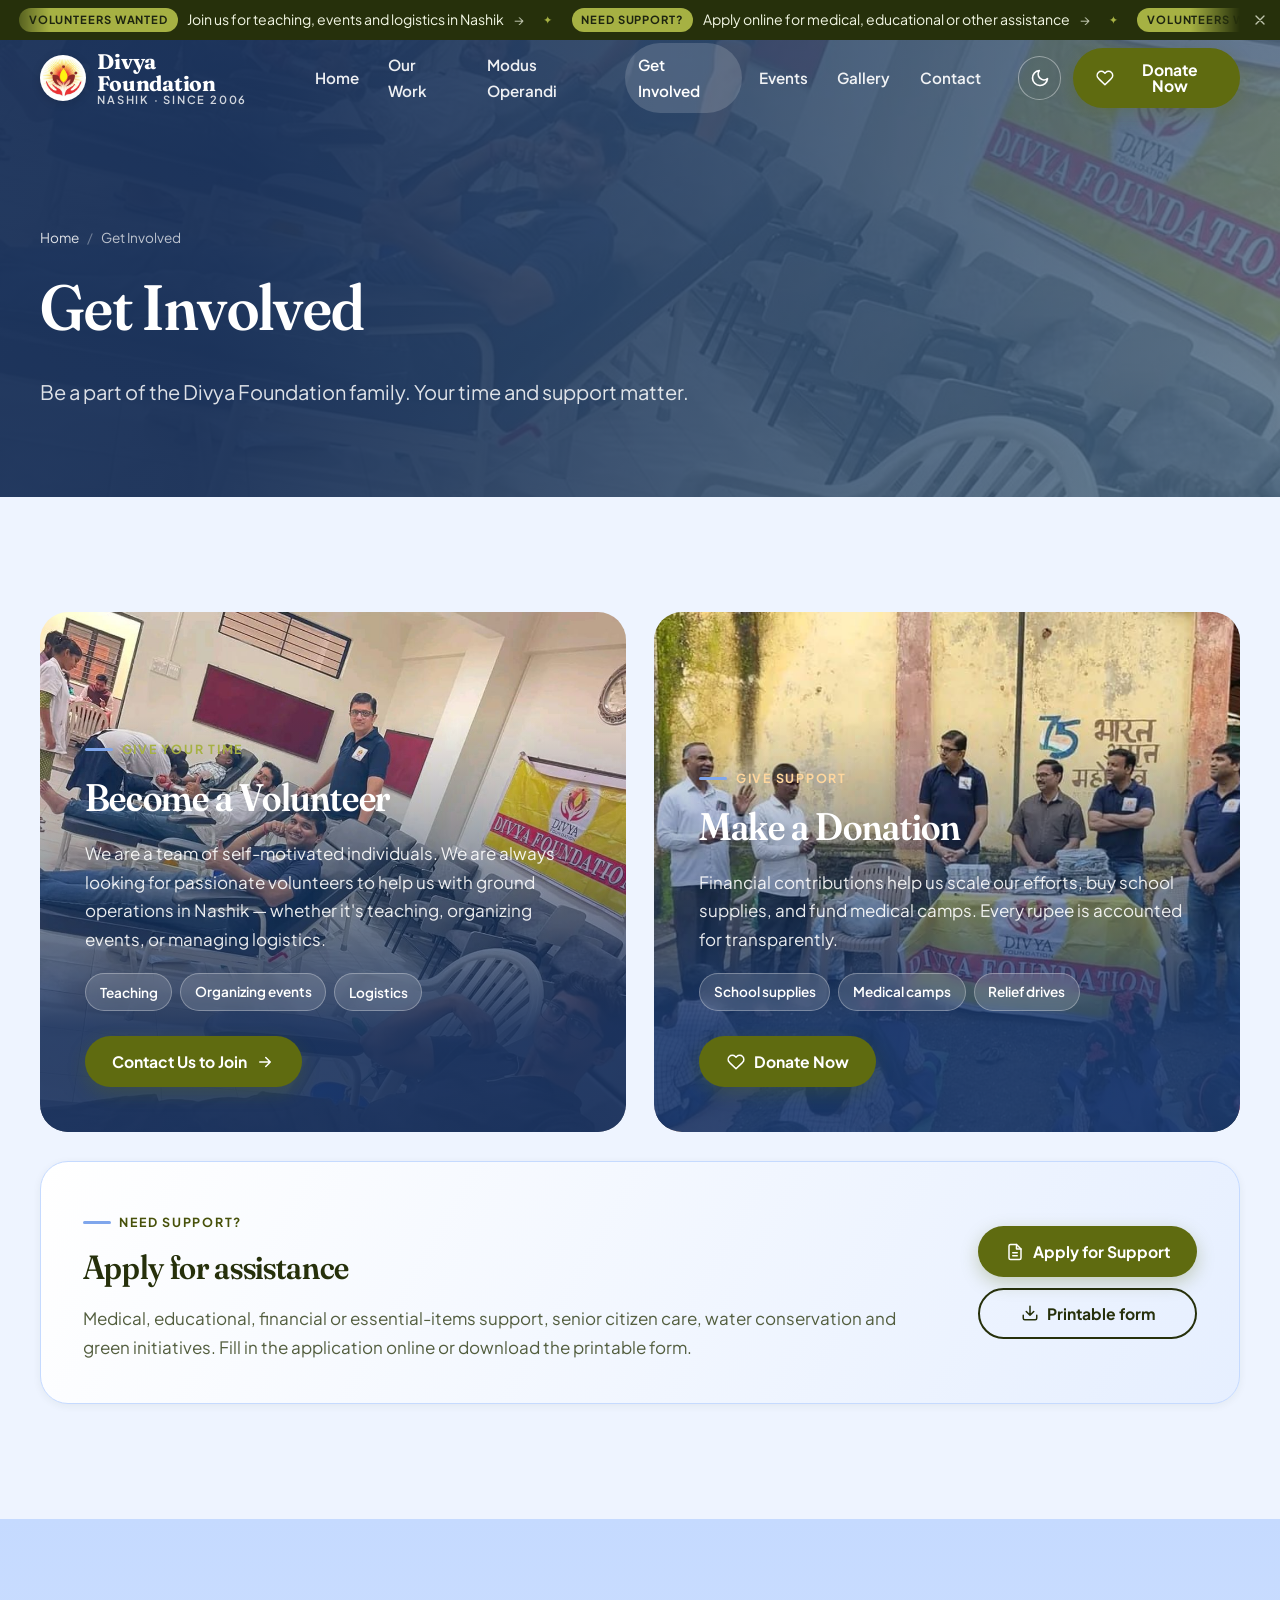
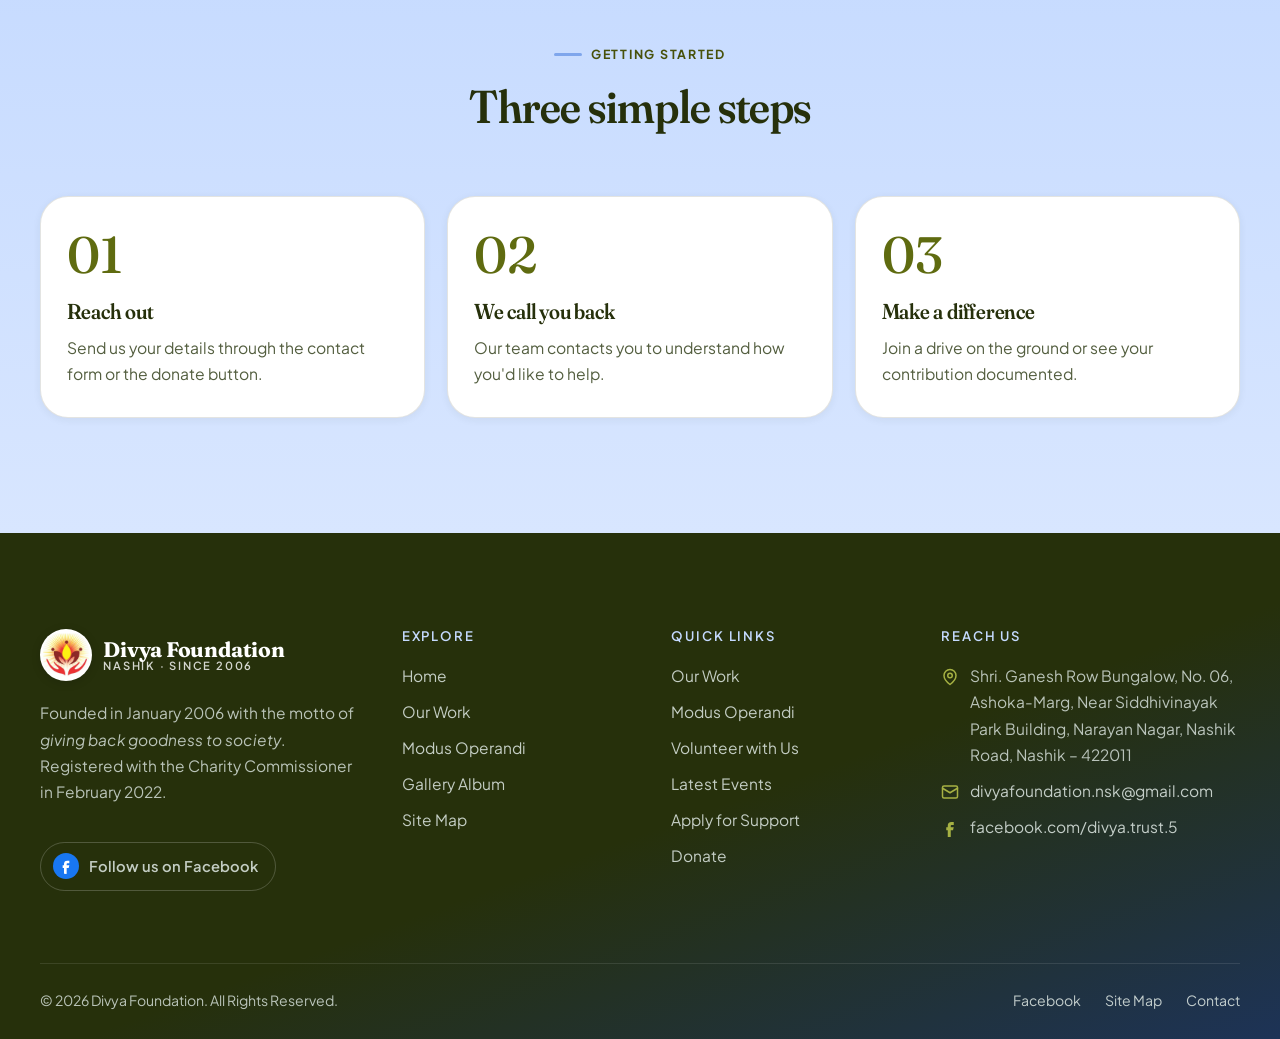
<file: get-involved.html>
<!DOCTYPE html>
<html lang="en" class="no-js">
<head>
<meta charset="utf-8">
<meta name="viewport" content="width=device-width, initial-scale=1">
<title>Get Involved | Divya Foundation – NGO in Nashik</title>
<meta name="description" content="Volunteer with Divya Foundation in Nashik or make a donation to fund school supplies and medical camps.">
<meta name="theme-color" content="#26300b">
<script src="site-config.js?v=5"></script>
<script>(function(){try{var a=(window.DF_CONFIG||{}).announcements||[];if(a.length&&sessionStorage.getItem("df-ribbon-closed")!=="1")document.documentElement.classList.add("has-ribbon");}catch(e){}})();</script>
<script>(function(){try{var t=localStorage.getItem("df-theme");}catch(e){}if(!t)t=matchMedia("(prefers-color-scheme: dark)").matches?"dark":"light";document.documentElement.setAttribute("data-theme",t);})();</script>
<meta property="og:title" content="Get Involved | Divya Foundation – NGO in Nashik">
<meta property="og:description" content="Volunteer with Divya Foundation in Nashik or make a donation to fund school supplies and medical camps.">
<meta property="og:type" content="website">
<meta property="og:image" content="logo.png">
<link rel="icon" href="favicon.png" type="image/png">
<link rel="apple-touch-icon" href="logo.png">
<link rel="preconnect" href="https://fonts.googleapis.com">
<link rel="preconnect" href="https://fonts.gstatic.com" crossorigin>
<link rel="preconnect" href="https://images.unsplash.com">
<link href="https://fonts.googleapis.com/css2?family=Fraunces:ital,opsz,wght@0,9..144,400..700;1,9..144,400..600&family=Plus+Jakarta+Sans:wght@400;500;600;700&family=JetBrains+Mono:wght@400;500&display=swap" rel="stylesheet">
<style>
/* =========================================================
   Divya Foundation — redesigned stylesheet
   ========================================================= */
:root {
  /* Light theme — mossy green + sky blue */
  --ink: #1d2410;
  --ink-soft: #535e3f;
  --heading: #26300b;
  --band: #26300b;
  --green-900: #26300b;
  --green-700: #5a6612;
  --green-500: #8a9a26;
  --green-100: #dce9ff;
  --marigold: #A6B143;
  --saffron: #5f6b10;
  --saffron-dark: #47510a;
  --cream: #eef4ff;
  --sand: #C5DAFF;
  --card: #ffffff;
  --white: #ffffff;
  --moss: #A6B143;
  --sky: #C5DAFF;
  --line: rgba(29, 36, 16, 0.12);
  --btn-fg: #ffffff;
  --btn-shadow: rgba(95, 107, 16, .28);
  --ov1: rgba(28, 52, 96, .92);
  --ov2: rgba(110, 155, 230, .45);
  --ov-warm: rgba(27, 58, 110, .9);
  --cta-grad: linear-gradient(120deg, #A6B143 0%, #b9cf9a 40%, #C5DAFF 100%);
  --cta-border: transparent;
  --cta-btn: #26300b;
  --cta-btn-fg: #ffffff;
  --badge-bg: rgba(166, 177, 67, .2);
  --badge-fg: #3c460a;
  --badge-line: rgba(95, 107, 16, .4);

  --font-display: "Fraunces", Georgia, "Times New Roman", serif;
  --font-body: "Plus Jakarta Sans", system-ui, -apple-system, "Segoe UI", sans-serif;
  --font-mono: "JetBrains Mono", ui-monospace, monospace;

  --radius-sm: 10px;
  --radius: 18px;
  --radius-lg: 28px;
  --shadow-sm: 0 2px 8px rgba(38, 48, 11, 0.06);
  --shadow: 0 12px 32px rgba(38, 48, 11, 0.10);
  --shadow-lg: 0 24px 60px rgba(38, 48, 11, 0.18);
  --container: 1200px;
  --header-h: 76px;
  --ribbon-h: 0px;
  --ease: cubic-bezier(.2, .7, .2, 1);

  /* globe (light) */
  --g-space1: #eef4ff; --g-space2: #dce8ff; --g-ocean: #C5DAFF; --g-ocean2: #a8c4f5;
  --g-land: #A6B143; --g-land2: #c3cd63; --g-grat: rgba(60,85,25,.16); --g-border: rgba(40,55,10,.38);
  --g-mh: #3f4b08; --g-mhfill: rgba(255,255,255,.32); --g-dot: #2b3507; --g-dotglow: rgba(255,255,255,.95);
  --g-atmo: rgba(170,200,255,.75); --g-arch: rgba(95,107,16,.55); --g-archglow: rgba(166,177,67,.35);
}

/* Dark theme — ChessPress night graphics (near-black, teal glow) */
:root[data-theme="dark"] {
  color-scheme: dark;
  --ink: #dcebe9;
  --ink-soft: #7f9096;
  --heading: #e8f0ef;
  --band: #050d18;
  --green-900: #050d18;
  --green-700: #19c3a0;
  --green-500: #19c3a0;
  --green-100: rgba(25, 195, 160, .10);
  --marigold: #19c3a0;
  --saffron: #19c3a0;
  --saffron-dark: #3fd9b8;
  --cream: #00050d;
  --sand: #030b16;
  --card: #050d18;
  --line: #0f1e2b;
  --btn-fg: #00130e;
  --btn-shadow: rgba(25, 195, 160, .22);
  --ov1: rgba(0, 5, 13, .94);
  --ov2: rgba(0, 5, 13, .55);
  --ov-warm: rgba(2, 30, 26, .92);
  --cta-grad: radial-gradient(120% 140% at 0% 0%, rgba(25,195,160,.22), transparent 60%), #050d18;
  --cta-border: #0f1e2b;
  --cta-btn: #19c3a0;
  --cta-btn-fg: #00130e;
  --badge-bg: rgba(25, 195, 160, .12);
  --badge-fg: #7fe9d2;
  --badge-line: rgba(25, 195, 160, .4);
  --shadow-sm: 0 2px 8px rgba(0, 0, 0, .4);
  --shadow: 0 12px 32px rgba(0, 0, 0, .45);
  --shadow-lg: 0 24px 60px rgba(0, 0, 0, .6);

  --g-space1: #00050d; --g-space2: #020b18; --g-ocean: #05182f; --g-ocean2: #020b18;
  --g-land: #1c2417; --g-land2: #2d3322; --g-grat: rgba(25,195,160,.07); --g-border: rgba(25,195,160,.28);
  --g-mh: #19c3a0; --g-mhfill: rgba(25,195,160,.08); --g-dot: #19c3a0; --g-dotglow: rgba(25,195,160,.85);
  --g-atmo: rgba(25,195,160,.22); --g-arch: rgba(25,195,160,.45); --g-archglow: rgba(25,195,160,.22);
}

*, *::before, *::after { box-sizing: border-box; }
html { scroll-behavior: smooth; -webkit-text-size-adjust: 100%; }
body {
  margin: 0;
  font-family: var(--font-body);
  font-size: 1.0625rem;
  line-height: 1.7;
  color: var(--ink);
  background: var(--cream);
  -webkit-font-smoothing: antialiased;
}
img { max-width: 100%; display: block; }
a { color: var(--green-700); text-decoration-thickness: 1px; text-underline-offset: 3px; }
a:hover { color: var(--saffron-dark); }
h1, h2, h3, h4 {
  font-family: var(--font-display);
  font-weight: 600;
  line-height: 1.12;
  letter-spacing: -0.01em;
  margin: 0 0 .5em;
  color: var(--heading);
  font-variation-settings: "SOFT" 50, "opsz" 96;
}
h1 { font-size: clamp(2.5rem, 5.5vw, 4.5rem); }
h2 { font-size: clamp(2rem, 3.6vw, 3rem); }
h3 { font-size: clamp(1.3rem, 2vw, 1.6rem); }
p { margin: 0 0 1.1em; }
:focus-visible { outline: 3px solid var(--marigold); outline-offset: 3px; border-radius: 6px; }

.skip-link {
  position: absolute; left: 1rem; top: -100px; z-index: 1000;
  background: var(--band); color: #fff; padding: .7rem 1rem; border-radius: 8px;
}
.skip-link:focus { top: 1rem; color: #fff; }
.sr-only { position: absolute; width: 1px; height: 1px; overflow: hidden; clip: rect(0 0 0 0); white-space: nowrap; }

.container { width: min(100% - 2.5rem, var(--container)); margin-inline: auto; }
.section { padding: clamp(4rem, 9vw, 7.5rem) 0; }
.section--sand { background: var(--sand); }
.section--green { background: var(--band); color: #dfe9e4; }
.section--green h2, .section--green h3 { color: #fff; }

.eyebrow {
  display: inline-flex; align-items: center; gap: .55rem;
  font-size: .78rem; font-weight: 700; letter-spacing: .14em; text-transform: uppercase;
  color: var(--saffron-dark); margin-bottom: 1rem;
}
.eyebrow::before { content: ""; width: 28px; height: 2px; background: currentColor; border-radius: 2px; }
.section--green .eyebrow { color: var(--marigold); }
.lead { font-size: clamp(1.1rem, 1.6vw, 1.3rem); color: var(--ink-soft); max-width: 62ch; }
.section-head { max-width: 760px; margin-bottom: clamp(2.5rem, 5vw, 4rem); }
.section-head--center { text-align: center; margin-inline: auto; }
.section-head--center .eyebrow { justify-content: center; }
.section-head--center .lead { margin-inline: auto; }

/* ---------- Buttons ---------- */
.btn {
  --bg: var(--saffron); --fg: var(--btn-fg);
  display: inline-flex; align-items: center; justify-content: center; gap: .55rem;
  padding: .9rem 1.6rem; border-radius: 999px; border: 2px solid transparent;
  background: var(--bg); color: var(--fg);
  font: 700 .98rem/1 var(--font-body); text-decoration: none; cursor: pointer;
  transition: transform .25s var(--ease), box-shadow .25s var(--ease), background .25s;
  box-shadow: 0 6px 18px var(--btn-shadow);
}
.btn:hover { transform: translateY(-2px); color: var(--fg); background: var(--saffron-dark); box-shadow: 0 10px 26px var(--btn-shadow); }
.btn svg { width: 18px; height: 18px; transition: transform .25s var(--ease); }
.btn:hover svg { transform: translateX(3px); }
.btn--green { --bg: var(--green-700); --fg: var(--btn-fg); box-shadow: 0 6px 18px var(--btn-shadow); }
.btn--green:hover { background: var(--band); }
.btn--ghost { --bg: transparent; --fg: var(--heading); border-color: var(--heading); box-shadow: none; }
.btn--ghost:hover { background: var(--heading); color: var(--cream); box-shadow: none; }
.btn--light { --bg: rgba(255,255,255,.12); --fg: #fff; border-color: rgba(255,255,255,.55); box-shadow: none; backdrop-filter: blur(6px); }
.btn--light:hover { background: var(--card); color: var(--heading); box-shadow: none; }
.btn--block { width: 100%; }
.link-arrow {
  display: inline-flex; align-items: center; gap: .4rem; font-weight: 700; text-decoration: none; color: var(--green-700);
}
.link-arrow svg { width: 18px; height: 18px; transition: transform .25s var(--ease); }
.link-arrow:hover svg { transform: translateX(4px); }

/* ---------- Header ---------- */
.site-header {
  position: fixed; inset: 0 0 auto; z-index: 100; height: var(--header-h);
  display: flex; align-items: center;
  transition: background .3s, box-shadow .3s, height .3s;
}
.site-header .container { display: flex; align-items: center; justify-content: space-between; gap: 1.5rem; }
.site-header.is-solid, .site-header--solid {
  background: color-mix(in srgb, var(--cream) 92%, transparent); backdrop-filter: saturate(160%) blur(14px);
  box-shadow: 0 1px 0 var(--line);
}
.brand { display: flex; align-items: center; gap: .7rem; text-decoration: none; color: #fff; }
.brand__mark { width: 44px; height: 44px; flex: none; }
.brand__text { display: flex; flex-direction: column; line-height: 1.05; }
.brand__name { font-family: var(--font-display); font-weight: 700; font-size: 1.32rem; letter-spacing: -.01em; }
.brand__tag { font-size: .7rem; letter-spacing: .16em; text-transform: uppercase; opacity: .8; font-weight: 600; }
.is-solid .brand, .site-header--solid .brand { color: var(--heading); }

.nav { display: flex; align-items: center; gap: .25rem; }
.nav a {
  position: relative; padding: .55rem .8rem; border-radius: 999px;
  color: rgba(255,255,255,.92); text-decoration: none; font-weight: 600; font-size: .95rem;
  transition: color .2s, background .2s;
}
.nav a:hover { background: rgba(255,255,255,.14); color: #fff; }
.nav a[aria-current="page"] { color: #fff; background: rgba(255,255,255,.16); }
.is-solid .nav a, .site-header--solid .nav a { color: var(--ink); }
.is-solid .nav a:hover, .site-header--solid .nav a:hover { background: var(--green-100); color: var(--heading); }
.is-solid .nav a[aria-current="page"], .site-header--solid .nav a[aria-current="page"] { background: var(--green-100); color: var(--heading); }
.header-cta { display: flex; align-items: center; gap: .75rem; }
.header-cta .btn { padding: .75rem 1.3rem; }

.menu-toggle {
  display: none; width: 46px; height: 46px; border-radius: 50%;
  border: 1px solid rgba(255,255,255,.4); background: transparent; color: #fff; cursor: pointer;
  align-items: center; justify-content: center;
}
.is-solid .menu-toggle, .site-header--solid .menu-toggle { color: var(--heading); border-color: var(--line); }
.menu-toggle span, .menu-toggle span::before, .menu-toggle span::after {
  display: block; width: 20px; height: 2px; background: currentColor; border-radius: 2px; position: relative; transition: transform .3s, background .3s;
}
.menu-toggle span::before, .menu-toggle span::after { content: ""; position: absolute; left: 0; }
.menu-toggle span::before { top: -6px; }
.menu-toggle span::after { top: 6px; }
.menu-open .menu-toggle span { background: transparent; }
.menu-open .menu-toggle span::before { transform: translateY(6px) rotate(45deg); }
.menu-open .menu-toggle span::after { transform: translateY(-6px) rotate(-45deg); }

@media (max-width: 1080px) {
  .menu-toggle { display: inline-flex; }
  .nav { display: none; }
  .header-cta .btn { display: none; }
  .menu-open .site-header { background: var(--cream); }
  .menu-open .brand { color: var(--heading) !important; }
  .menu-open .menu-toggle, .menu-open .theme-toggle { color: var(--heading) !important; border-color: var(--line) !important; }
}
.nav .btn { display: none; }

/* ---------- Mobile menu: its own full-screen panel (outside the header, so nothing can trap it) ---------- */
.mnav { display: none; }
@media (max-width: 1080px) {
  .mnav {
    display: flex; flex-direction: column; position: fixed; inset: 0; z-index: 99;
    padding: calc(var(--header-h) + var(--ribbon-h) + 1rem) 1.25rem calc(1.5rem + env(safe-area-inset-bottom, 0px));
    background: var(--cream); overflow-y: auto; overscroll-behavior: contain;
    opacity: 0; visibility: hidden; transition: opacity .25s, visibility .25s;
  }
  .menu-open .mnav { opacity: 1; visibility: visible; }
  .mnav__links { list-style: none; margin: 0; padding: 0; display: grid; gap: .3rem; }
  .mnav__links a {
    display: flex; align-items: center; justify-content: space-between; gap: 1rem;
    padding: 1rem 1.1rem; border-radius: 16px; text-decoration: none;
    font-family: var(--font-display); font-size: 1.45rem; font-weight: 600; color: var(--heading);
    opacity: 0; transform: translateY(10px); transition: opacity .35s var(--ease), transform .35s var(--ease), background .2s;
  }
  .mnav__links a svg { width: 20px; height: 20px; color: var(--green-700); opacity: .6; transition: transform .2s; }
  .mnav__links a:hover svg, .mnav__links a:focus-visible svg { transform: translateX(4px); opacity: 1; }
  .mnav__links a[aria-current="page"] { background: var(--green-100); }
  .mnav__links a[aria-current="page"]::after { content: none; }
  .menu-open .mnav__links a { opacity: 1; transform: none; }
  .menu-open .mnav__links li:nth-child(2) a { transition-delay: .03s; }
  .menu-open .mnav__links li:nth-child(3) a { transition-delay: .06s; }
  .menu-open .mnav__links li:nth-child(4) a { transition-delay: .09s; }
  .menu-open .mnav__links li:nth-child(5) a { transition-delay: .12s; }
  .menu-open .mnav__links li:nth-child(6) a { transition-delay: .15s; }
  .menu-open .mnav__links li:nth-child(7) a { transition-delay: .18s; }
  .mnav__foot { margin-top: auto; padding-top: 1.5rem; display: grid; gap: .9rem; }
  .mnav__foot .btn { width: 100%; padding: 1rem; }
  .mnav__contact { display: flex; align-items: center; gap: .6rem; font-size: .92rem; color: var(--ink-soft); justify-content: center; }
  .mnav__contact svg { width: 16px; height: 16px; color: var(--green-700); }
  .mnav__contact a { color: var(--ink-soft); text-decoration: none; word-break: break-all; }
  body.menu-open { overflow: hidden; }
  body.menu-open .mobile-donate, body.menu-open .to-top { opacity: 0; pointer-events: none; }
}
@media (max-width: 1080px) and (prefers-reduced-motion: reduce) { .mnav__links a { opacity: 1; transform: none; } }

/* ---------- Hero ---------- */
.hero {
  position: relative; min-height: min(100svh, 880px); display: flex; align-items: flex-end;
  color: #fff; overflow: hidden; padding: calc(var(--header-h) + var(--ribbon-h) + 3rem) 0 clamp(3rem, 7vw, 6rem);
  background: var(--band);
}
.hero__media { position: absolute; inset: 0; }
.hero__media img { width: 100%; height: 100%; object-fit: cover; object-position: center 30%; transform: scale(1.05); animation: heroZoom 18s ease-out forwards; }
@keyframes heroZoom { to { transform: scale(1); } }
.hero__media::after {
  content: ""; position: absolute; inset: 0;
  background:
    linear-gradient(180deg, rgba(10, 30, 24, .55) 0%, rgba(10, 30, 24, .15) 35%, rgba(10, 30, 24, .82) 100%),
    linear-gradient(90deg, rgba(10, 30, 24, .65) 0%, rgba(10, 30, 24, 0) 70%);
}
.hero__content { position: relative; max-width: 780px; }
.badge {
  display: inline-flex; align-items: center; gap: .5rem;
  padding: .45rem .95rem; border-radius: 999px; font-size: .82rem; font-weight: 700; letter-spacing: .04em;
  background: var(--badge-bg); color: var(--badge-fg); border: 1px solid var(--badge-line);
  margin-bottom: 1.4rem;
}
.badge::before { content: ""; width: 8px; height: 8px; border-radius: 50%; background: var(--marigold); box-shadow: 0 0 0 4px var(--badge-bg); }
.hero h1 { color: #fff; margin-bottom: 1.2rem; }
.hero h1 em { font-style: italic; color: var(--marigold); font-weight: 500; }
.hero p { font-size: clamp(1.1rem, 1.7vw, 1.3rem); color: rgba(255,255,255,.88); max-width: 56ch; margin-bottom: 2rem; }
.hero__actions { display: flex; flex-wrap: wrap; gap: .9rem; }
.hero__scroll {
  position: absolute; right: 2.5rem; bottom: 2.5rem; writing-mode: vertical-rl;
  font-size: .72rem; letter-spacing: .3em; text-transform: uppercase; color: rgba(255,255,255,.7);
  display: flex; align-items: center; gap: .8rem;
}
.hero__scroll::after { content: ""; width: 1px; height: 60px; background: linear-gradient(rgba(255,255,255,.7), transparent); }
@media (max-width: 720px) { .hero__scroll { display: none; } }

/* Page hero (inner pages) */
.page-hero {
  position: relative; color: #fff; overflow: hidden;
  padding: calc(var(--header-h) + var(--ribbon-h) + clamp(3.5rem, 8vw, 6rem)) 0 clamp(3.5rem, 7vw, 5.5rem);
  background: var(--band);
}
.page-hero__media { position: absolute; inset: 0; }
.page-hero__media img { width: 100%; height: 100%; object-fit: cover; opacity: .35; }
.page-hero__media::after { content: ""; position: absolute; inset: 0; background: linear-gradient(100deg, var(--ov1) 20%, var(--ov2)); }
.page-hero .container { position: relative; }
.page-hero h1 { color: #fff; font-size: clamp(2.4rem, 5vw, 4rem); max-width: 16ch; }
.page-hero p { color: rgba(255,255,255,.85); font-size: clamp(1.05rem, 1.6vw, 1.25rem); max-width: 58ch; margin: 0; }
.breadcrumb { display: flex; gap: .5rem; font-size: .85rem; margin-bottom: 1.4rem; color: rgba(255,255,255,.7); list-style: none; padding: 0; }
.breadcrumb a { color: rgba(255,255,255,.85); text-decoration: none; }
.breadcrumb a:hover { color: var(--marigold); }
.breadcrumb li + li::before { content: "/"; margin-right: .5rem; opacity: .5; }

/* ---------- Trust strip ---------- */
.trust {
  position: relative; z-index: 2; margin-top: -3rem;
}
.trust__inner {
  background: var(--card); border-radius: var(--radius-lg); box-shadow: var(--shadow);
  display: grid; grid-template-columns: repeat(4, 1fr);
}
.trust__item { padding: 1.6rem 1.6rem; display: flex; gap: 1rem; align-items: center; }
.trust__item + .trust__item { border-left: 1px solid var(--line); }
.trust__icon {
  flex: none; width: 48px; height: 48px; border-radius: 14px; display: grid; place-items: center;
  background: var(--green-100); color: var(--green-700);
}
.trust__icon svg { width: 24px; height: 24px; }
.trust__item strong { display: block; font-size: 1rem; color: var(--heading); line-height: 1.3; }
.trust__item span { font-size: .87rem; color: var(--ink-soft); line-height: 1.4; display: block; }
@media (max-width: 960px) {
  .trust__inner { grid-template-columns: 1fr 1fr; }
  .trust__item:nth-child(3) { border-left: 0; }
  .trust__item:nth-child(n+3) { border-top: 1px solid var(--line); }
}
@media (max-width: 560px) {
  .trust__inner { grid-template-columns: 1fr; }
  .trust__item + .trust__item { border-left: 0; border-top: 1px solid var(--line); }
  .trust__item { padding: 1.2rem 1.4rem; }
}

/* ---------- Split / About ---------- */
.split { display: grid; grid-template-columns: 1.05fr 1fr; gap: clamp(2.5rem, 6vw, 5.5rem); align-items: center; }
.split--reverse .split__media { order: 2; }
@media (max-width: 900px) { .split { grid-template-columns: 1fr; } .split--reverse .split__media { order: 0; } }
.split__media { position: relative; }
.split__media img { width: 100%; aspect-ratio: 4/4.4; object-fit: cover; border-radius: var(--radius-lg); box-shadow: var(--shadow); }
.split__media--wide img { aspect-ratio: 4/3; }
.media-accent {
  position: absolute; left: -1.5rem; bottom: -1.5rem; background: var(--marigold); color: var(--heading);
  border-radius: var(--radius); padding: 1.3rem 1.5rem; box-shadow: var(--shadow); max-width: 230px;
}
.media-accent strong { font-family: var(--font-display); font-size: 2.4rem; display: block; line-height: 1; }
.media-accent span { font-size: .9rem; font-weight: 600; }
@media (max-width: 560px) { .media-accent { left: 1rem; bottom: -1.2rem; } }
.split__media::before {
  content: ""; position: absolute; right: -1.2rem; top: -1.2rem; width: 45%; height: 45%;
  border-radius: var(--radius-lg); background: radial-gradient(circle, var(--green-500) 1.5px, transparent 1.6px) 0 0/14px 14px; opacity: .35; z-index: -1;
}

.stats { display: grid; grid-template-columns: repeat(2, 1fr); gap: 1rem; margin: 2rem 0; }
.stat {
  background: var(--card); border-radius: var(--radius); padding: 1.3rem 1.4rem; border: 1px solid var(--line);
}
.stat__num { font-family: var(--font-display); font-size: clamp(2.2rem, 4vw, 2.9rem); font-weight: 600; color: var(--green-700); line-height: 1; }
.stat__label { font-size: .92rem; color: var(--ink-soft); margin-top: .35rem; font-weight: 600; }

.checklist { list-style: none; padding: 0; margin: 0 0 2rem; display: grid; gap: .8rem; }
.checklist li { display: flex; gap: .8rem; align-items: flex-start; }
.checklist li::before {
  content: ""; flex: none; width: 22px; height: 22px; margin-top: .25rem; border-radius: 50%;
  background: var(--green-100) url("data:image/svg+xml,%3Csvg xmlns='http://www.w3.org/2000/svg' viewBox='0 0 24 24' fill='none' stroke='%231f5f4a' stroke-width='3' stroke-linecap='round' stroke-linejoin='round'%3E%3Cpath d='M5 12l5 5L20 7'/%3E%3C/svg%3E") center/13px no-repeat;
}

/* ---------- Impact cards ---------- */
.cards { display: grid; grid-template-columns: repeat(3, 1fr); gap: 1.6rem; }
@media (max-width: 960px) { .cards { grid-template-columns: 1fr 1fr; } }
@media (max-width: 640px) { .cards { grid-template-columns: 1fr; } }
.card {
  position: relative; background: var(--card); border-radius: var(--radius-lg); overflow: hidden;
  box-shadow: var(--shadow-sm); border: 1px solid var(--line);
  display: flex; flex-direction: column;
  transition: transform .35s var(--ease), box-shadow .35s var(--ease);
}
.card:hover { transform: translateY(-6px); box-shadow: var(--shadow-lg); }
.card__media { aspect-ratio: 16/11; overflow: hidden; position: relative; }
.card__media img { width: 100%; height: 100%; object-fit: cover; transition: transform .7s var(--ease); }
.card:hover .card__media img { transform: scale(1.06); }
.card__tag {
  position: absolute; left: 1rem; top: 1rem; background: rgba(255,255,255,.94); color: var(--heading);
  font-size: .75rem; font-weight: 700; letter-spacing: .08em; text-transform: uppercase; padding: .35rem .75rem; border-radius: 999px;
}
.card__body { padding: 1.6rem 1.6rem 1.8rem; display: flex; flex-direction: column; flex: 1; }
.card__icon {
  width: 52px; height: 52px; border-radius: 16px; margin: -3.4rem 0 1rem; position: relative;
  background: var(--saffron); color: var(--btn-fg); display: grid; place-items: center; box-shadow: 0 8px 20px var(--btn-shadow);
}
.card__icon svg { width: 26px; height: 26px; }
.card p { color: var(--ink-soft); flex: 1; }
.card .link-arrow::after { content: ""; position: absolute; inset: 0; }

/* ---------- Steps ---------- */
.steps { display: grid; grid-template-columns: repeat(4, 1fr); gap: 1.4rem; counter-reset: step; }
@media (max-width: 1000px) { .steps { grid-template-columns: 1fr 1fr; } }
@media (max-width: 600px) { .steps { grid-template-columns: 1fr; } }
.step {
  position: relative; padding: 2rem 1.6rem 1.8rem; border-radius: var(--radius-lg);
  background: rgba(255,255,255,.05); border: 1px solid rgba(255,255,255,.12);
  transition: background .3s, transform .3s var(--ease);
}
.step:hover { background: rgba(255,255,255,.09); transform: translateY(-4px); }
.step__num {
  font-family: var(--font-display); font-size: 3.2rem; line-height: 1; color: var(--marigold); font-weight: 500; margin-bottom: 1.2rem; display: block;
}
.step h3 { font-size: 1.35rem; }
.step p { color: rgba(223,233,228,.85); font-size: .98rem; margin: 0; }
.section--sand .step, .steps--light .step { background: var(--card); border-color: var(--line); box-shadow: var(--shadow-sm); }
.steps--light .step p { color: var(--ink-soft); }
.steps--light .step__num { color: var(--saffron); }

/* Vertical process (Modus Operandi page) */
.process { position: relative; display: grid; gap: 1.5rem; max-width: 900px; margin-inline: auto; }
.process::before { content: ""; position: absolute; left: 35px; top: 30px; bottom: 30px; width: 2px; background: linear-gradient(var(--marigold), var(--green-500)); }
.process__item { position: relative; display: grid; grid-template-columns: 72px 1fr; gap: 1.6rem; align-items: start; }
.process__num {
  width: 72px; height: 72px; border-radius: 50%; display: grid; place-items: center;
  background: var(--band); color: var(--marigold); font-family: var(--font-display); font-size: 1.7rem; font-weight: 600;
  box-shadow: 0 0 0 8px var(--cream); position: relative;
}
.process__card { background: var(--card); border-radius: var(--radius-lg); padding: 1.8rem 2rem; border: 1px solid var(--line); box-shadow: var(--shadow-sm); }
.process__card h3 { display: flex; align-items: center; gap: .7rem; }
.process__card h3 svg { width: 26px; height: 26px; color: var(--saffron); flex: none; }
.process__card p { margin: 0; color: var(--ink-soft); }
@media (max-width: 600px) {
  .process::before { left: 23px; }
  .process__item { grid-template-columns: 48px 1fr; gap: 1rem; }
  .process__num { width: 48px; height: 48px; font-size: 1.2rem; }
  .process__card { padding: 1.4rem 1.3rem; }
}

/* ---------- Program blocks (Our Work) ---------- */
.program + .program { margin-top: clamp(4rem, 8vw, 7rem); }
.program__list { display: grid; grid-template-columns: 1fr 1fr; gap: .9rem; margin: 1.5rem 0 2rem; padding: 0; list-style: none; }
.program__list li {
  display: flex; align-items: center; gap: .65rem; background: var(--card); border: 1px solid var(--line);
  padding: .8rem 1rem; border-radius: 14px; font-weight: 600; font-size: .95rem; color: var(--heading);
}
.program__list svg { width: 20px; height: 20px; color: var(--saffron); flex: none; }
@media (max-width: 480px) { .program__list { grid-template-columns: 1fr; } }

/* ---------- Events ---------- */
.events { display: grid; grid-template-columns: repeat(3, 1fr); gap: 1.6rem; }
@media (max-width: 960px) { .events { grid-template-columns: 1fr 1fr; } }
@media (max-width: 640px) { .events { grid-template-columns: 1fr; } }
.event__date {
  position: absolute; right: 1rem; top: 1rem; background: var(--band); color: #fff; border-radius: 14px;
  padding: .55rem .8rem; text-align: center; line-height: 1.1; box-shadow: var(--shadow);
}
.event__date b { display: block; font-family: var(--font-display); font-size: 1.15rem; color: var(--marigold); }
.event__date small { font-size: .72rem; letter-spacing: .1em; text-transform: uppercase; }
.event__meta { display: flex; align-items: center; gap: .45rem; font-size: .88rem; color: var(--ink-soft); font-weight: 600; margin-bottom: .6rem; }
.event__meta svg { width: 16px; height: 16px; color: var(--saffron); }
.event__impact {
  display: inline-flex; align-items: center; gap: .45rem; margin-top: .5rem; align-self: flex-start;
  background: var(--green-100); color: var(--green-700); font-weight: 700; font-size: .85rem;
  padding: .4rem .8rem; border-radius: 999px;
}

/* Timeline (events page) */
.timeline { position: relative; display: grid; gap: 2.5rem; }
.timeline-item { display: grid; grid-template-columns: 1fr 1.1fr; gap: 0; background: var(--card); border-radius: var(--radius-lg); overflow: hidden; border: 1px solid var(--line); box-shadow: var(--shadow-sm); transition: box-shadow .35s; }
.timeline-item:hover { box-shadow: var(--shadow-lg); }
.timeline-item:nth-child(even) .timeline-item__media { order: 2; }
.timeline-item__media { position: relative; min-height: 300px; overflow: hidden; }
.timeline-item__media img { position: absolute; inset: 0; width: 100%; height: 100%; object-fit: cover; transition: transform .8s var(--ease); }
.timeline-item:hover .timeline-item__media img { transform: scale(1.05); }
.timeline-item__body { padding: clamp(1.8rem, 4vw, 3rem); display: flex; flex-direction: column; justify-content: center; }
.timeline-item__when { font-size: .8rem; font-weight: 700; letter-spacing: .14em; text-transform: uppercase; color: var(--saffron-dark); margin-bottom: .6rem; }
@media (max-width: 800px) {
  .timeline-item { grid-template-columns: 1fr; }
  .timeline-item:nth-child(even) .timeline-item__media { order: 0; }
  .timeline-item__media { min-height: 220px; }
}

/* ---------- Gallery ---------- */
.gallery { columns: 3 280px; column-gap: 1.2rem; }
.gallery__item {
  break-inside: avoid; margin: 0 0 1.2rem; position: relative; border-radius: var(--radius); overflow: hidden; cursor: zoom-in;
  display: block; width: 100%; padding: 0; border: 0; background: var(--sand);
}
.gallery__item img { width: 100%; height: auto; transition: transform .7s var(--ease), filter .4s; }
.gallery__item:hover img { transform: scale(1.05); }
.gallery__item::after {
  content: ""; position: absolute; inset: 0; background: linear-gradient(transparent 55%, var(--ov1)); opacity: 0; transition: opacity .35s;
}
.gallery__item:hover::after, .gallery__item:focus-visible::after { opacity: 1; }
.gallery__cap {
  position: absolute; left: 1rem; right: 1rem; bottom: .9rem; z-index: 1; color: #fff; font-weight: 600; font-size: .95rem; text-align: left;
  transform: translateY(8px); opacity: 0; transition: .35s var(--ease);
}
.gallery__item:hover .gallery__cap, .gallery__item:focus-visible .gallery__cap { transform: none; opacity: 1; }

.gallery-strip { display: grid; grid-template-columns: repeat(4, 1fr); gap: 1rem; }
.gallery-strip .gallery__item { margin: 0; aspect-ratio: 1; }
.gallery-strip .gallery__item img { height: 100%; object-fit: cover; }
.gallery-strip .gallery__item:nth-child(1) { grid-column: span 2; grid-row: span 2; aspect-ratio: auto; }
@media (max-width: 760px) { .gallery-strip { grid-template-columns: 1fr 1fr; } }

/* Lightbox */
.lightbox {
  position: fixed; inset: 0; z-index: 300; background: rgba(8, 20, 16, .94);
  display: none; align-items: center; justify-content: center; padding: 4rem 1rem;
}
.lightbox.is-open { display: flex; animation: fadeIn .25s; }
.lightbox img { max-height: 82vh; max-width: min(1100px, 100%); border-radius: 14px; box-shadow: var(--shadow-lg); }
.lightbox__caption { position: absolute; bottom: 1.4rem; left: 0; right: 0; text-align: center; color: rgba(255,255,255,.8); font-size: .95rem; }
.lightbox__btn {
  position: absolute; width: 52px; height: 52px; border-radius: 50%; border: 1px solid rgba(255,255,255,.25);
  background: rgba(255,255,255,.08); color: #fff; cursor: pointer; display: grid; place-items: center; transition: background .2s;
}
.lightbox__btn:hover { background: rgba(255,255,255,.2); }
.lightbox__btn svg { width: 22px; height: 22px; }
.lightbox__close { top: 1.2rem; right: 1.2rem; }
.lightbox__prev { left: 1.2rem; top: 50%; transform: translateY(-50%); }
.lightbox__next { right: 1.2rem; top: 50%; transform: translateY(-50%); }
@media (max-width: 640px) { .lightbox__prev, .lightbox__next { top: auto; bottom: 4rem; transform: none; } }

/* ---------- Involve cards ---------- */
.involve { display: grid; grid-template-columns: 1fr 1fr; gap: 1.8rem; }
@media (max-width: 860px) { .involve { grid-template-columns: 1fr; } }
.involve-card {
  position: relative; border-radius: var(--radius-lg); overflow: hidden; min-height: 520px; color: #fff;
  display: flex; flex-direction: column; justify-content: flex-end; padding: clamp(1.8rem, 4vw, 2.8rem);
  isolation: isolate;
}
.involve-card img { position: absolute; inset: 0; width: 100%; height: 100%; object-fit: cover; z-index: -2; transition: transform .8s var(--ease); }
.involve-card:hover img { transform: scale(1.05); }
.involve-card::before { content: ""; position: absolute; inset: 0; z-index: -1; background: linear-gradient(180deg, transparent 20%, var(--ov1) 80%); }
.involve-card--warm::before { background: linear-gradient(180deg, transparent 20%, var(--ov-warm) 80%); }
.involve-card h2 { color: #fff; font-size: clamp(1.8rem, 3vw, 2.4rem); }
.involve-card p { color: rgba(255,255,255,.9); max-width: 48ch; }
.involve-card .chips { margin-bottom: 1.6rem; }
.chips { display: flex; flex-wrap: wrap; gap: .5rem; }
.chip { padding: .4rem .85rem; border-radius: 999px; font-size: .85rem; font-weight: 600; background: rgba(255,255,255,.14); border: 1px solid rgba(255,255,255,.3); backdrop-filter: blur(6px); }

/* ---------- CTA band ---------- */
.cta-band {
  position: relative; overflow: hidden; border-radius: var(--radius-lg); padding: clamp(2.5rem, 6vw, 4.5rem);
  background: var(--cta-grad); color: #fff; border: 1px solid var(--cta-border);
  display: grid; grid-template-columns: 1.4fr 1fr; gap: 2rem; align-items: center;
}
.cta-band::after {
  content: ""; position: absolute; right: -80px; top: -80px; width: 320px; height: 320px; border-radius: 50%;
  border: 50px solid rgba(255,255,255,.12);
}
.cta-band h2 { color: #fff; margin-bottom: .6rem; }
.cta-band p { color: rgba(255,255,255,.92); margin: 0; font-size: 1.12rem; }
.cta-band__actions { display: flex; flex-wrap: wrap; gap: .8rem; justify-content: flex-end; position: relative; z-index: 1; }
.cta-band .btn { --bg: var(--cta-btn); --fg: var(--cta-btn-fg); box-shadow: 0 8px 24px rgba(0,0,0,.18); }
.cta-band .btn:hover { background: var(--band); color: #fff; filter: brightness(1.1); }
.cta-band .btn--light { --bg: transparent; --fg: #fff; border-color: rgba(255,255,255,.7); box-shadow: none; }
@media (max-width: 820px) { .cta-band { grid-template-columns: 1fr; } .cta-band__actions { justify-content: flex-start; } }

/* Quote */
.quote { max-width: 900px; margin: 0 auto; text-align: center; }
.quote blockquote { margin: 0; font-family: var(--font-display); font-size: clamp(1.6rem, 3.2vw, 2.5rem); line-height: 1.3; color: #fff; font-weight: 400; font-style: italic; }
.quote blockquote::before { content: "\201C"; display: block; font-size: 5rem; line-height: .6; color: var(--marigold); margin-bottom: 1rem; font-style: normal; }
.quote cite { display: block; margin-top: 1.5rem; font-style: normal; font-weight: 700; letter-spacing: .12em; text-transform: uppercase; font-size: .82rem; color: var(--marigold); }

/* ---------- Forms ---------- */
.form { display: grid; gap: 1.1rem; }
.form-row { display: grid; grid-template-columns: 1fr 1fr; gap: 1.1rem; }
@media (max-width: 560px) { .form-row { grid-template-columns: 1fr; } }
.field { display: grid; gap: .4rem; }
.field label { font-weight: 700; font-size: .9rem; color: var(--heading); }
.field label .opt { font-weight: 500; color: var(--ink-soft); }
.field input, .field textarea, .field select {
  width: 100%; font: inherit; font-size: 1rem; color: var(--ink);
  padding: .85rem 1rem; border-radius: 12px; border: 1.5px solid var(--line); background: var(--card);
  transition: border-color .2s, box-shadow .2s;
}
.field textarea { min-height: 140px; resize: vertical; }
.field input:focus, .field textarea:focus, .field select:focus { outline: none; border-color: var(--green-500); box-shadow: 0 0 0 4px var(--green-100); }
.field.has-error input, .field.has-error textarea { border-color: #c0392b; }
.field__error { color: #b03225; font-size: .84rem; font-weight: 600; display: none; }
.field.has-error .field__error { display: block; }
.input-prefix { display: flex; }
.input-prefix span {
  display: grid; place-items: center; padding: 0 .9rem; background: var(--sand); border: 1.5px solid var(--line); border-right: 0;
  border-radius: 12px 0 0 12px; font-weight: 700; color: var(--ink-soft); font-size: .95rem;
}
.input-prefix input { border-radius: 0 12px 12px 0; }
.form-note { font-size: .85rem; color: var(--ink-soft); margin: 0; display: flex; gap: .5rem; align-items: flex-start; }
.form-note svg { width: 16px; height: 16px; flex: none; margin-top: .25rem; color: var(--green-500); }
.form-success {
  display: none; text-align: center; padding: 1.5rem 0 .5rem;
}
.form-success.is-visible { display: block; animation: fadeIn .4s; }
.form-success__icon { width: 72px; height: 72px; margin: 0 auto 1rem; border-radius: 50%; display: grid; place-items: center; background: var(--green-100); color: var(--green-700); }
.form-success__icon svg { width: 36px; height: 36px; }
.amounts { display: grid; grid-template-columns: repeat(4, 1fr); gap: .5rem; }
.amounts label { position: relative; cursor: pointer; }
.amounts input { position: absolute; opacity: 0; }
.amounts span {
  display: block; text-align: center; padding: .7rem .3rem; border: 1.5px solid var(--line); border-radius: 12px; font-weight: 700; font-size: .92rem; transition: .2s; background: var(--card);
}
.amounts input:checked + span { border-color: var(--saffron); background: var(--green-100); color: var(--green-700); }
.amounts input:focus-visible + span { outline: 3px solid var(--marigold); outline-offset: 2px; }

/* ---------- Modal ---------- */
.modal {
  position: fixed; inset: 0; z-index: 400; display: none; align-items: center; justify-content: center; padding: 1rem;
  background: rgba(8, 20, 16, .6); backdrop-filter: blur(4px);
}
.modal.is-open { display: flex; animation: fadeIn .25s; }
.modal__dialog {
  position: relative; width: min(100%, 940px); max-height: calc(100vh - 2rem); overflow: auto;
  background: var(--cream); border-radius: var(--radius-lg); box-shadow: var(--shadow-lg);
  display: grid; grid-template-columns: .9fr 1.1fr; animation: rise .35s var(--ease);
}
.modal__aside {
  position: relative; color: #fff; padding: 2.4rem; display: flex; flex-direction: column; justify-content: flex-end; min-height: 100%;
  background: linear-gradient(180deg, transparent, var(--ov1)) center/cover; background-size: cover; background-position: center;
}
.modal__aside h3 { color: #fff; font-size: 1.7rem; }
.modal__aside ul { list-style: none; padding: 0; margin: 0; display: grid; gap: .6rem; font-size: .95rem; }
.modal__aside li { display: flex; gap: .6rem; }
.modal__aside li svg { width: 18px; height: 18px; flex: none; margin-top: .3rem; color: var(--marigold); }
.modal__body { padding: 2.6rem 2.4rem 2.2rem; }
.modal__body h2 { font-size: 2.1rem; margin-bottom: .3rem; }
.modal__body > p { color: var(--ink-soft); }
.modal__close {
  position: absolute; right: 1rem; top: 1rem; z-index: 2; width: 42px; height: 42px; border-radius: 50%; border: 0;
  background: var(--card); color: var(--heading); cursor: pointer; display: grid; place-items: center; box-shadow: var(--shadow-sm);
}
.modal__close:hover { background: var(--green-100); }
.modal__close { color: var(--heading); }
.modal__close svg { width: 20px; height: 20px; }
@media (max-width: 760px) {
  .modal { align-items: flex-end; padding: 0; }
  .modal__dialog { grid-template-columns: 1fr; border-radius: var(--radius-lg) var(--radius-lg) 0 0; max-height: 92vh; }
  .modal__aside { display: none; }
  .modal__body { padding: 2.2rem 1.4rem 1.6rem; }
}

/* ---------- Contact ---------- */
.contact-grid { display: grid; grid-template-columns: .85fr 1.15fr; gap: clamp(2rem, 5vw, 4rem); align-items: start; }
@media (max-width: 900px) { .contact-grid { grid-template-columns: 1fr; } }
.info-list { display: grid; gap: 1rem; margin-bottom: 2rem; }
.info {
  display: flex; gap: 1rem; padding: 1.3rem 1.4rem; background: var(--card); border: 1px solid var(--line); border-radius: var(--radius);
}
.info__icon { width: 48px; height: 48px; flex: none; border-radius: 14px; background: var(--green-100); color: var(--green-700); display: grid; place-items: center; }
.info__icon svg { width: 22px; height: 22px; }
.info h3 { font-family: var(--font-body); font-size: .8rem; letter-spacing: .12em; text-transform: uppercase; color: var(--ink-soft); margin-bottom: .3rem; font-weight: 700; }
.info p, .info address { margin: 0; font-style: normal; font-weight: 600; color: var(--heading); line-height: 1.55; word-break: break-word; }
.panel { background: var(--card); border-radius: var(--radius-lg); padding: clamp(1.6rem, 4vw, 2.6rem); box-shadow: var(--shadow); border: 1px solid var(--line); }
.map { border-radius: var(--radius-lg); overflow: hidden; border: 1px solid var(--line); box-shadow: var(--shadow-sm); aspect-ratio: 16/7; background: var(--sand); }
.map iframe { width: 100%; height: 100%; border: 0; display: block; }
@media (max-width: 700px) { .map { aspect-ratio: 4/3; } }

/* ---------- Sitemap ---------- */
.sitemap { display: grid; grid-template-columns: repeat(auto-fit, minmax(260px, 1fr)); gap: 1.6rem; }
.sitemap .panel h2 { font-size: 1.5rem; }
.sitemap ul { list-style: none; padding: 0; margin: 0; display: grid; gap: .3rem; }
.sitemap a { display: flex; justify-content: space-between; align-items: center; padding: .75rem 0; border-bottom: 1px solid var(--line); text-decoration: none; font-weight: 600; }
.sitemap a svg { width: 18px; height: 18px; }

/* ---------- Footer ---------- */
.site-footer { background: var(--band); color: rgba(223,233,228,.8); padding: clamp(4rem, 8vw, 6rem) 0 0; font-size: .97rem; }
.site-footer a { color: rgba(223,233,228,.85); text-decoration: none; }
.site-footer a:hover { color: var(--marigold); }
.footer-grid { display: grid; grid-template-columns: 1.4fr 1fr 1fr 1.3fr; gap: 2.5rem; }
@media (max-width: 960px) { .footer-grid { grid-template-columns: 1fr 1fr; } }
@media (max-width: 560px) { .footer-grid { grid-template-columns: 1fr; } }
.site-footer h4 { font-family: var(--font-body); color: #fff; font-size: .82rem; letter-spacing: .14em; text-transform: uppercase; margin-bottom: 1.2rem; }
.site-footer ul { list-style: none; margin: 0; padding: 0; display: grid; gap: .6rem; }
.site-footer .brand { color: #fff; margin-bottom: 1.2rem; }
.footer-contact li { display: flex; gap: .7rem; align-items: flex-start; }
.footer-contact svg { width: 18px; height: 18px; flex: none; margin-top: .3rem; color: var(--marigold); }
.footer-contact address { font-style: normal; }
.socials { display: flex; gap: .6rem; margin-top: 1.5rem; }
.socials a { width: 42px; height: 42px; border-radius: 50%; display: grid; place-items: center; border: 1px solid rgba(255,255,255,.18); transition: .25s; }
.socials a:hover { background: var(--marigold); color: var(--heading); border-color: var(--marigold); }
.socials svg { width: 18px; height: 18px; }
.footer-bottom {
  margin-top: clamp(3rem, 6vw, 4.5rem); padding: 1.6rem 0; border-top: 1px solid rgba(255,255,255,.1);
  display: flex; justify-content: space-between; gap: 1rem; flex-wrap: wrap; font-size: .88rem;
}
.footer-bottom nav { display: flex; gap: 1.5rem; }

/* Back to top + floating donate */
.to-top {
  position: fixed; right: 1.2rem; bottom: 1.2rem; z-index: 90; width: 50px; height: 50px; border-radius: 50%;
  border: 0; background: var(--band); color: #fff; cursor: pointer; display: grid; place-items: center; box-shadow: var(--shadow);
  opacity: 0; visibility: hidden; transform: translateY(10px); transition: .3s var(--ease);
}
.to-top.is-visible { opacity: 1; visibility: visible; transform: none; }
.to-top:hover { background: var(--saffron); color: var(--btn-fg); }
.to-top svg { width: 20px; height: 20px; }
.mobile-donate { display: none; }
@media (max-width: 1080px) {
  .mobile-donate {
    position: fixed; left: 1rem; right: 5rem; bottom: 1.2rem; z-index: 90; display: flex;
    transform: translateY(150%); transition: transform .35s var(--ease);
  }
  .mobile-donate.is-visible { transform: none; }
  .mobile-donate .btn { width: 100%; }
}

/* ---------- Reveal animations ---------- */
.reveal { opacity: 0; transform: translateY(28px); transition: opacity .8s var(--ease), transform .8s var(--ease); }
.reveal.is-in { opacity: 1; transform: none; }
.reveal-delay-1 { transition-delay: .1s; }
.reveal-delay-2 { transition-delay: .2s; }
.reveal-delay-3 { transition-delay: .3s; }
.no-js .reveal { opacity: 1; transform: none; }

@keyframes fadeIn { from { opacity: 0; } to { opacity: 1; } }
@keyframes rise { from { opacity: 0; transform: translateY(24px) scale(.98); } to { opacity: 1; transform: none; } }

@media (prefers-reduced-motion: reduce) {
  *, *::before, *::after { animation-duration: .01ms !important; animation-iteration-count: 1 !important; transition-duration: .01ms !important; scroll-behavior: auto !important; }
  .reveal { opacity: 1; transform: none; }
}

body.modal-open { overflow: hidden; }
.text-center { text-align: center; }
.mt-3 { margin-top: 3rem; }
.event__impact svg { width: 16px; height: 16px; flex: none; }
.event__impact { white-space: nowrap; }
@media (max-width: 720px) {
  .hero { min-height: auto; padding-top: calc(var(--header-h) + var(--ribbon-h) + 7rem); padding-bottom: 5rem; }
  .hero__actions .btn { flex: 1 1 auto; }
}


/* ================= v2: theme toggle, globe hero, dark-mode polish ================= */
body { transition: background .3s, color .3s; }
.theme-toggle {
  width: 44px; height: 44px; border-radius: 50%; display: inline-grid; place-items: center; cursor: pointer;
  border: 1px solid rgba(255,255,255,.4); background: transparent; color: #fff; transition: background .2s, color .2s, border-color .2s;
}
.theme-toggle svg { width: 20px; height: 20px; }
.theme-toggle:hover { background: rgba(255,255,255,.14); }
.is-solid .theme-toggle, .site-header--solid .theme-toggle, .menu-open .theme-toggle { color: var(--heading); border-color: var(--line); }
.is-solid .theme-toggle:hover, .site-header--solid .theme-toggle:hover { background: var(--green-100); }
.theme-toggle .i-sun { display: none; }
[data-theme="dark"] .theme-toggle .i-sun { display: block; }
[data-theme="dark"] .theme-toggle .i-moon { display: none; }

/* Globe hero — always dark (Pitchless/ChessPress night look), in both themes */
.hero--globe {
  --ink: #dcebe9; --ink-soft: #9aabb0; --heading: #f2f7f6; --green-700: #19c3a0;
  --saffron: #19c3a0; --saffron-dark: #3fd9b8; --btn-fg: #00130e; --btn-shadow: rgba(25,195,160,.25);
  --badge-bg: rgba(25,195,160,.12); --badge-fg: #7fe9d2; --badge-line: rgba(25,195,160,.4);
  --g-space1: #00050d; --g-space2: #020b18; --g-ocean: #05182f; --g-ocean2: #020b18;
  --g-land: #1c2417; --g-land2: #2d3322; --g-grat: rgba(25,195,160,.07); --g-border: rgba(25,195,160,.28);
  --g-mh: #19c3a0; --g-mhfill: rgba(25,195,160,.08); --g-dot: #19c3a0; --g-dotglow: rgba(25,195,160,.9);
  --g-atmo: rgba(25,195,160,.22); --g-arch: rgba(25,195,160,.45); --g-archglow: rgba(25,195,160,.22);
  background: linear-gradient(var(--g-space1), var(--g-space2)); color: var(--heading); align-items: flex-end;
}
.hero--globe canvas { position: absolute; inset: 0; width: 100%; height: 100%; display: block; }
.hero--globe::after {
  content: ""; position: absolute; inset: 0; pointer-events: none; z-index: 1;
  background:
    linear-gradient(90deg, rgba(0,5,13,.85) 0%, rgba(0,5,13,.45) 32%, transparent 58%),
    linear-gradient(180deg, transparent 60%, rgba(0,5,13,.75) 100%);
}
.hero--globe .container { position: relative; z-index: 2; }
.hero--globe h1 { color: var(--heading); }
.hero--globe h1 em { color: #19c3a0; }
.hero--globe p { color: var(--ink-soft); }
.hero--globe .btn { box-shadow: 0 0 26px var(--btn-shadow); }
.replay {
  position: absolute; right: 2.5rem; bottom: 2.5rem; z-index: 3; display: inline-flex; align-items: center; gap: .45rem;
  font: 500 .78rem/1 var(--font-mono); letter-spacing: .14em; text-transform: uppercase; color: #cfe7e2;
  padding: .7rem 1rem; border-radius: 999px; border: 1px solid rgba(25,195,160,.35); background: rgba(5,13,24,.6);
  backdrop-filter: blur(6px); cursor: pointer; transition: background .2s, color .2s, border-color .2s;
}
.replay svg { width: 15px; height: 15px; }
.replay:hover { background: #19c3a0; color: #00130e; border-color: #19c3a0; }
@media (max-width: 720px) { .replay { top: calc(var(--header-h) + var(--ribbon-h) + .75rem); bottom: auto; right: 1.25rem; } }
.portal { position: absolute; inset: 0; z-index: 2; display: grid; place-items: center; pointer-events: none; animation: portal 1.9s .15s cubic-bezier(.65,0,.25,1) forwards; }
.portal .arch {
  width: min(190px, 42vw); aspect-ratio: 190/360; border-radius: 999px 999px 6px 6px; border: 1px solid var(--g-arch);
  background: radial-gradient(70% 45% at 50% 38%, var(--g-archglow), transparent 75%), linear-gradient(to bottom, var(--g-archglow), transparent 85%);
  box-shadow: 0 0 80px var(--g-archglow), inset 0 0 40px var(--g-archglow);
}
@keyframes portal { 0% { opacity: 0; transform: scale(.92); } 30% { opacity: 1; transform: scale(1); } 100% { opacity: 0; transform: scale(5); visibility: hidden; } }
@media (max-width: 720px) {
  .hero--globe { min-height: 92svh; padding-top: calc(var(--header-h) + var(--ribbon-h) + 2rem); }
  .hero--globe::after { background: linear-gradient(180deg, transparent 35%, rgba(0,5,13,.8) 60%, rgba(0,5,13,.95) 100%); }
}
@media (prefers-reduced-motion: reduce) { .portal { display: none; } }

/* Dark-mode polish (ChessPress look) */
[data-theme="dark"] img { filter: brightness(.88) saturate(.95); }
[data-theme="dark"] .eyebrow { font-family: var(--font-mono); font-weight: 500; letter-spacing: .16em; }
[data-theme="dark"] .card, [data-theme="dark"] .stat, [data-theme="dark"] .info, [data-theme="dark"] .panel,
[data-theme="dark"] .process__card, [data-theme="dark"] .timeline-item, [data-theme="dark"] .trust__inner { border-color: var(--line); }
[data-theme="dark"] .section--green { background: var(--band); border-block: 1px solid var(--line); }
[data-theme="dark"] .site-footer { background: #020812; border-top: 1px solid var(--line); }
[data-theme="dark"] .page-hero { background: #00050d; }
[data-theme="dark"] .card__tag, [data-theme="dark"] .event__date { background: rgba(5,13,24,.9); color: var(--heading); }
[data-theme="dark"] .card__tag { border: 1px solid var(--line); }
[data-theme="dark"] .media-accent { background: var(--card); color: var(--heading); border: 1px solid var(--badge-line); box-shadow: 0 0 40px var(--btn-shadow); }
[data-theme="dark"] .media-accent strong { color: var(--green-700); }
[data-theme="dark"] .stat__num, [data-theme="dark"] .step__num { color: var(--green-700); text-shadow: 0 0 24px rgba(25,195,160,.35); }
[data-theme="dark"] .btn { box-shadow: 0 0 24px var(--btn-shadow); }
[data-theme="dark"] .btn--light { --fg: #e8f0ef; }
[data-theme="dark"] .field input, [data-theme="dark"] .field textarea, [data-theme="dark"] .field select,
[data-theme="dark"] .amounts span { background: #00050d; color: var(--ink); }
[data-theme="dark"] .modal__close { background: var(--card); border: 1px solid var(--line); }
[data-theme="dark"] .to-top { border: 1px solid var(--line); }
[data-theme="dark"] .split__media::before { background-image: radial-gradient(circle, #19c3a0 1.5px, transparent 1.6px); opacity: .25; }
[data-theme="dark"] .cta-band::after { border-color: rgba(25,195,160,.12); }
[data-theme="dark"] .map iframe { filter: invert(.9) hue-rotate(180deg) saturate(.6); }
[data-theme="dark"] .process__num { background: var(--card); color: var(--green-700); border: 1px solid var(--badge-line); box-shadow: 0 0 0 8px var(--cream), 0 0 30px var(--btn-shadow); }
[data-theme="dark"] .process::before { background: linear-gradient(#19c3a0, rgba(25,195,160,.1)); }
[data-theme="dark"] .card__icon { color: var(--btn-fg); }


/* ---------- Light mode: more sky blue (#C5DAFF) alongside the moss green ---------- */
:root:not([data-theme="dark"]) body { background: #eef4ff; }
:root:not([data-theme="dark"]) .site-header.is-solid, :root:not([data-theme="dark"]) .site-header--solid { background: rgba(228, 238, 255, .92); }
:root:not([data-theme="dark"]) .section--sand { background: linear-gradient(180deg, #C5DAFF, #d8e6ff); }
:root:not([data-theme="dark"]) .section--green { background: linear-gradient(160deg, #C5DAFF 0%, #b3ceff 100%); color: var(--ink); }
:root:not([data-theme="dark"]) .section--green h2, :root:not([data-theme="dark"]) .section--green h3 { color: var(--heading); }
:root:not([data-theme="dark"]) .section--green .eyebrow { color: #47510a; }
:root:not([data-theme="dark"]) .section--green .lead { color: #3a4423 !important; }
:root:not([data-theme="dark"]) .section--green .step { background: rgba(255,255,255,.75); border-color: rgba(255,255,255,.9); box-shadow: 0 10px 30px rgba(40,80,150,.12); }
:root:not([data-theme="dark"]) .section--green .step p { color: var(--ink-soft); }
:root:not([data-theme="dark"]) .section--green .step__num { color: #6d7c14; }
:root:not([data-theme="dark"]) .section--green .quote blockquote { color: var(--heading); }
:root:not([data-theme="dark"]) .section--green .quote cite { color: #47510a; }
:root:not([data-theme="dark"]) .cta-band h2 { color: var(--heading); }
:root:not([data-theme="dark"]) .cta-band p { color: #2f3a12; }
:root:not([data-theme="dark"]) .cta-band::after { border-color: rgba(255,255,255,.35); }
:root:not([data-theme="dark"]) .cta-band .btn--light { --fg: var(--heading); border-color: rgba(38,48,11,.45); }
:root:not([data-theme="dark"]) .cta-band .btn--light:hover { background: var(--heading); color: #fff; }
:root:not([data-theme="dark"]) .media-accent { background: #C5DAFF; color: var(--heading); }
:root:not([data-theme="dark"]) .trust__inner { border: 1px solid #C5DAFF; box-shadow: 0 16px 40px rgba(60,100,170,.14); }
:root:not([data-theme="dark"]) .stat, :root:not([data-theme="dark"]) .info,
:root:not([data-theme="dark"]) .program__list li { background: #f4f8ff; border-color: #C5DAFF; }
:root:not([data-theme="dark"]) .card { border-color: #d3e3ff; }
:root:not([data-theme="dark"]) .card:nth-child(2) .card__icon { background: #C5DAFF; color: #26300b; box-shadow: 0 8px 20px rgba(60,100,170,.3); }
:root:not([data-theme="dark"]) .card__tag { background: #C5DAFF; }
:root:not([data-theme="dark"]) .event__date { background: #C5DAFF; color: var(--heading); }
:root:not([data-theme="dark"]) .event__date b { color: #47510a; }
:root:not([data-theme="dark"]) .process::before { background: linear-gradient(#A6B143, #C5DAFF); }
:root:not([data-theme="dark"]) .process__num { background: #C5DAFF; color: #26300b; }
:root:not([data-theme="dark"]) .split__media::before { background-image: radial-gradient(circle, #7fa6ec 1.5px, transparent 1.6px); opacity: .6; }
:root:not([data-theme="dark"]) .site-footer { background: linear-gradient(160deg, #26300b 0%, #26300b 55%, #1d3357 100%); }
:root:not([data-theme="dark"]) .site-footer h4 { color: #C5DAFF; }
:root:not([data-theme="dark"]) .socials a:hover { background: #C5DAFF; border-color: #C5DAFF; }
:root:not([data-theme="dark"]) .field input, :root:not([data-theme="dark"]) .field textarea, :root:not([data-theme="dark"]) .field select { border-color: #c9dcff; }
:root:not([data-theme="dark"]) .input-prefix span { background: #C5DAFF; border-color: #c9dcff; color: var(--heading); }
:root:not([data-theme="dark"]) .panel { border-color: #C5DAFF; }
:root:not([data-theme="dark"]) .eyebrow::before { background: #7fa6ec; height: 3px; }

/* Keep the header solid (no blur) while the mobile menu is open */
body.menu-open .site-header { backdrop-filter: none !important; -webkit-backdrop-filter: none !important; background: var(--cream) !important; box-shadow: 0 1px 0 var(--line); }

/* ---------- Real logo, Facebook link, undated events ---------- */
img.brand__mark { width: 46px; height: 46px; border-radius: 50%; background: #fff; object-fit: contain; padding: 2px; box-shadow: 0 2px 10px rgba(0,0,0,.15); }
.site-footer img.brand__mark { width: 52px; height: 52px; }
.fb-follow {
  display: inline-flex; align-items: center; gap: .6rem; margin-top: 1.2rem; padding: .65rem 1.1rem .65rem .75rem;
  border-radius: 999px; border: 1px solid rgba(255,255,255,.2); font-weight: 600; font-size: .92rem; transition: .25s;
}
.fb-follow svg { width: 26px; height: 26px; padding: 5px; border-radius: 50%; background: #1877f2; color: #fff; flex: none; }
.fb-follow:hover { background: #fff; color: #1877f2 !important; border-color: #fff; }
.event__date--label { padding: .5rem .8rem; }
.event__date--label small { font-size: .7rem; font-weight: 700; }
.modal__aside { background-size: cover; background-position: center; }


/* ================= Announcement ribbon ================= */
html.has-ribbon { --ribbon-h: 40px; }
.ribbon {
  position: fixed; inset: 0 0 auto; z-index: 101; height: var(--ribbon-h); display: flex; align-items: center;
  background: #26300b; color: #f2f6e4; font-size: .88rem; overflow: hidden;
}
.ribbon[hidden] { display: none; }
[data-theme="dark"] .ribbon { background: #050d18; color: #dcebe9; border-bottom: 1px solid #0f1e2b; }
.site-header { top: var(--ribbon-h); }
.ribbon__viewport { flex: 1; overflow: hidden; mask-image: linear-gradient(90deg, transparent, #000 4%, #000 96%, transparent); -webkit-mask-image: linear-gradient(90deg, transparent, #000 4%, #000 96%, transparent); }
.ribbon__track { display: flex; width: max-content; animation: ribbon-scroll var(--ribbon-speed, 30s) linear infinite; }
.ribbon:hover .ribbon__track, .ribbon:focus-within .ribbon__track { animation-play-state: paused; }
.ribbon__group { display: flex; align-items: center; flex: none; }
.ribbon__item { display: inline-flex; align-items: center; gap: .6rem; padding: 0 1.2rem; white-space: nowrap; color: inherit; text-decoration: none; }
a.ribbon__item:hover span { text-decoration: underline; text-underline-offset: 3px; }
.ribbon__item b { font: 700 .7rem/1 var(--font-body); letter-spacing: .08em; text-transform: uppercase; padding: .38rem .6rem; border-radius: 999px; background: #A6B143; color: #1d2410; }
[data-theme="dark"] .ribbon__item b { background: rgba(25,195,160,.15); color: #7fe9d2; border: 1px solid rgba(25,195,160,.4); }
.ribbon__item i { font-style: normal; opacity: .7; }
.ribbon__sep { color: #A6B143; font-size: .7rem; flex: none; }
[data-theme="dark"] .ribbon__sep { color: #19c3a0; }
.ribbon__close { flex: none; width: 40px; height: 40px; display: grid; place-items: center; border: 0; background: transparent; color: inherit; opacity: .75; cursor: pointer; }
.ribbon__close:hover { opacity: 1; }
.ribbon__close svg { width: 16px; height: 16px; }
@keyframes ribbon-scroll { from { transform: translateX(0); } to { transform: translateX(-50%); } }
@media (prefers-reduced-motion: reduce) {
  .ribbon__track { animation: none; }
  .ribbon__group[aria-hidden] { display: none; }
  .ribbon__viewport { overflow-x: auto; mask-image: none; -webkit-mask-image: none; }
}
@media (max-width: 1080px) { .mnav { padding-top: calc(var(--header-h) + var(--ribbon-h) + 1rem); } }

/* ================= Need support band (home) + card (get involved) ================= */
.need { display: grid; grid-template-columns: 1.1fr 1fr; gap: clamp(2rem, 5vw, 4rem); align-items: center; }
@media (max-width: 860px) { .need { grid-template-columns: 1fr; } }
.need__types { list-style: none; margin: 0; padding: 0; display: grid; grid-template-columns: 1fr 1fr; gap: .7rem; }
@media (max-width: 480px) { .need__types { grid-template-columns: 1fr; } }
.need__types li { display: flex; gap: .6rem; align-items: center; padding: .85rem 1rem; border-radius: 14px; background: var(--card); border: 1px solid var(--line); font-weight: 600; color: var(--heading); font-size: .95rem; }
.need__types svg { width: 18px; height: 18px; color: var(--green-700); flex: none; }
:root:not([data-theme="dark"]) .need__types li { border-color: #C5DAFF; }
.need-card { margin-top: 1.8rem; display: grid; grid-template-columns: 1.4fr auto; gap: 1.5rem 2.5rem; align-items: center; padding: clamp(1.8rem, 4vw, 2.6rem); border-radius: var(--radius-lg); background: var(--card); border: 1px solid var(--line); box-shadow: var(--shadow-sm); }
:root:not([data-theme="dark"]) .need-card { background: linear-gradient(120deg, #fff 0%, #e6efff 100%); border-color: #C5DAFF; }
.need-card h2 { font-size: clamp(1.6rem, 3vw, 2.1rem); }
.need-card p { color: var(--ink-soft); margin: 0; }
.need-card__actions { display: grid; gap: .7rem; }
@media (max-width: 760px) { .need-card { grid-template-columns: 1fr; } }

/* ================= Apply for Support page ================= */
.apply { display: grid; grid-template-columns: 330px minmax(0, 1fr); gap: clamp(1.5rem, 3vw, 2.5rem); align-items: start; }
.apply__aside { position: sticky; top: calc(var(--header-h) + var(--ribbon-h) + 1.5rem); }
@media (max-width: 960px) { .apply { grid-template-columns: 1fr; } .apply__aside { position: static; } }
.apply__aside h2 { font-size: 1.5rem; }
.apply__steps { list-style: none; counter-reset: s; margin: 0 0 1.4rem; padding: 0; display: grid; gap: .9rem; }
.apply__steps li { counter-increment: s; display: grid; grid-template-columns: 34px 1fr; gap: .1rem .8rem; }
.apply__steps li::before { content: counter(s); grid-row: span 2; width: 34px; height: 34px; border-radius: 50%; display: grid; place-items: center; font: 600 .95rem var(--font-display); background: var(--green-100); color: var(--green-700); }
.apply__steps b { color: var(--heading); }
.apply__steps span { font-size: .9rem; color: var(--ink-soft); line-height: 1.5; }
.apply__note { display: flex; gap: .6rem; font-size: .88rem; color: var(--ink-soft); background: var(--green-100); padding: .9rem 1rem; border-radius: 12px; line-height: 1.5; }
.apply__note svg { width: 18px; height: 18px; flex: none; color: var(--green-700); margin-top: .15rem; }
.apply__panel { padding: clamp(1.4rem, 4vw, 2.6rem); }
.apply__section { border: 0; margin: 0 0 1.4rem; padding: 0 0 1.8rem; border-bottom: 1px solid var(--line); display: grid; gap: 1.1rem; min-width: 0; }
.apply__section legend { display: flex; align-items: center; gap: .75rem; padding: 0; margin-bottom: 1.1rem; font: 600 clamp(1.25rem, 2.4vw, 1.5rem)/1.2 var(--font-display); color: var(--heading); }
.apply__section legend span { flex: none; width: 34px; height: 34px; border-radius: 10px; display: grid; place-items: center; font: 700 .9rem var(--font-body); background: var(--saffron); color: var(--btn-fg); }
.form-row--3 { grid-template-columns: repeat(3, minmax(0, 1fr)); }
@media (max-width: 700px) { .form-row--3 { grid-template-columns: 1fr; } }
.field__hint { font-size: .82rem; color: var(--ink-soft); }
.choices { display: grid; grid-template-columns: repeat(auto-fill, minmax(230px, 1fr)); gap: .55rem; }
.choices > .field__error { grid-column: 1 / -1; }
.choice { display: flex; align-items: flex-start; gap: .65rem; padding: .75rem .9rem; border-radius: 12px; border: 1.5px solid var(--line); background: var(--card); cursor: pointer; font-weight: 600; font-size: .94rem; color: var(--ink); line-height: 1.4; transition: border-color .2s, background .2s; }
.choice input { width: 18px; height: 18px; margin: .1rem 0 0; flex: none; accent-color: var(--saffron); }
.choice:has(input:checked) { border-color: var(--saffron); background: var(--green-100); }
.choice:focus-within { outline: 3px solid var(--marigold); outline-offset: 2px; }
.choice--block { font-weight: 500; }
.field.has-error .choice, .choices.has-error .choice { border-color: #c0392b; }
.decl { margin: 0; padding-left: 1.3rem; display: grid; gap: .55rem; font-size: .93rem; color: var(--ink-soft); line-height: 1.6; }
.consent { display: grid; gap: .7rem; }
.consent__row { display: grid; grid-template-columns: minmax(0, 1fr) auto; gap: .6rem 1rem; align-items: center; padding: .9rem 1rem; border-radius: 14px; border: 1px solid var(--line); background: var(--card); }
.consent__row p { margin: 0; font-weight: 600; color: var(--heading); font-size: .95rem; line-height: 1.45; }
.consent__opts { display: flex; gap: .5rem; flex-wrap: wrap; }
.consent__opts .choice { padding: .55rem .8rem; font-size: .88rem; }
.consent__row .field__error { grid-column: 1 / -1; }
@media (max-width: 640px) { .consent__row { grid-template-columns: 1fr; } }
.apply__muted { color: var(--ink-soft); font-size: .93rem; margin: 0; }
.apply__muted.small { font-size: .83rem; }
.guardian { padding: 1.1rem; border-radius: 14px; border: 1.5px dashed var(--green-500); display: grid; gap: 1rem; }
.guardian[hidden] { display: none; }
.guardian__title { margin: 0; display: flex; gap: .6rem; align-items: center; font-weight: 600; color: var(--heading); font-size: .93rem; }
.guardian__title svg { width: 20px; height: 20px; color: var(--green-700); flex: none; }
.apply__submit { display: grid; gap: .8rem; justify-items: start; }
.apply__submit .btn { padding: 1rem 2rem; font-size: 1.02rem; }
.hp { position: absolute; left: -9999px; width: 1px; height: 1px; overflow: hidden; }
.app-no { font: 700 clamp(1.6rem, 4vw, 2.2rem) var(--font-mono); letter-spacing: .06em; color: var(--green-700); margin: .2rem 0 1rem; }
:root:not([data-theme="dark"]) .apply .panel { border-color: #C5DAFF; }
:root:not([data-theme="dark"]) .choice, :root:not([data-theme="dark"]) .consent__row { border-color: #c9dcff; }

/* Print: keep just the application content */
@media print {
  .ribbon, .site-header, .site-footer, .mobile-donate, .to-top, .page-hero, .apply__aside, .mnav, .cta-band { display: none !important; }
  body { background: #fff !important; color: #000; }
  .apply { display: block; } .panel { box-shadow: none !important; border: 0 !important; }
  .form-success .hero__actions { display: none !important; }
}
/* show the ribbon bar straight away (before the script fills it) so nothing jumps */
html.has-ribbon .ribbon[hidden] { display: flex; }
.page-apply .mobile-donate { display: none !important; }
@media (max-width: 400px) {
  .brand__name { font-size: 1.12rem; white-space: nowrap; }
  .brand__tag { font-size: .6rem; white-space: nowrap; }
  .brand { gap: .5rem; }
  .header-cta { gap: .45rem; }
  .theme-toggle, .menu-toggle { width: 40px; height: 40px; }
}

</style>
<script type="application/ld+json">{"@context":"https://schema.org","@type":"NGO","name":"Divya Foundation","foundingDate":"2006-01","email":"divyafoundation.nsk@gmail.com","address":{"@type":"PostalAddress","streetAddress":"Shri. Ganesh Row Bungalow, No. 06, Ashoka-Marg, Near Siddhivinayak Park Building, Narayan Nagar, Nashik Road","addressLocality":"Nashik","postalCode":"422011","addressRegion":"Maharashtra","addressCountry":"IN"}}</script>
</head>
<body>
<div class="ribbon" id="ribbon" role="region" aria-label="Announcements" hidden>
  <div class="ribbon__viewport"><div class="ribbon__track"></div></div>
  <button class="ribbon__close" type="button" aria-label="Hide announcements"><svg viewBox="0 0 24 24" fill="none" stroke="currentColor" stroke-width="2" stroke-linecap="round" stroke-linejoin="round" aria-hidden="true"><path d="M18 6 6 18M6 6l12 12"/></svg></button>
</div>
<a class="skip-link" href="#main">Skip to content</a>
<header class="site-header">
  <div class="container">
    <a class="brand" href="index.html" aria-label="Divya Foundation home">
      <img class="brand__mark" src="logo-mark.png" alt="" width="44" height="44">
      <span class="brand__text"><span class="brand__name">Divya Foundation</span><span class="brand__tag">Nashik · Since 2006</span></span>
    </a>
    <nav class="nav" id="site-nav" aria-label="Main">
      <a href="index.html">Home</a>
<a href="our-work.html">Our Work</a>
<a href="modus-operandi.html">Modus Operandi</a>
<a href="get-involved.html" aria-current="page">Get Involved</a>
<a href="events.html">Events</a>
<a href="gallery.html">Gallery</a>
<a href="contact.html">Contact</a>
    </nav>
    <div class="header-cta">
      <button class="theme-toggle" type="button" data-theme-toggle aria-label="Switch to dark mode"><svg viewBox="0 0 24 24" fill="none" stroke="currentColor" stroke-width="2" stroke-linecap="round" stroke-linejoin="round" aria-hidden="true" class="i-moon"><path d="M21 12.8A9 9 0 1 1 11.2 3a7 7 0 0 0 9.8 9.8z"/></svg><svg viewBox="0 0 24 24" fill="none" stroke="currentColor" stroke-width="2" stroke-linecap="round" stroke-linejoin="round" aria-hidden="true" class="i-sun"><circle cx="12" cy="12" r="4"/><path d="M12 2v2M12 20v2M4.9 4.9l1.4 1.4M17.7 17.7l1.4 1.4M2 12h2M20 12h2M4.9 19.1l1.4-1.4M17.7 6.3l1.4-1.4"/></svg></button>
      <button class="btn" type="button" data-open-donate><svg viewBox="0 0 24 24" fill="none" stroke="currentColor" stroke-width="2" stroke-linecap="round" stroke-linejoin="round" aria-hidden="true"><path d="M20.8 4.6a5.5 5.5 0 0 0-7.8 0L12 5.7l-1-1.1a5.5 5.5 0 0 0-7.8 7.8l1 1.1L12 21l7.8-7.5 1-1.1a5.5 5.5 0 0 0 0-7.8z"/></svg> Donate Now</button>
      <button class="menu-toggle" type="button" aria-controls="mobile-nav" aria-expanded="false" aria-label="Open menu"><span></span></button>
    </div>
  </div>
</header>
<div class="mnav" id="mobile-nav" aria-hidden="true">
  <nav aria-label="Mobile">
    <ul class="mnav__links">
      <li><a href="index.html">Home<svg viewBox="0 0 24 24" fill="none" stroke="currentColor" stroke-width="2" stroke-linecap="round" stroke-linejoin="round" aria-hidden="true"><path d="M5 12h14M13 6l6 6-6 6"/></svg></a></li>
      <li><a href="our-work.html">Our Work<svg viewBox="0 0 24 24" fill="none" stroke="currentColor" stroke-width="2" stroke-linecap="round" stroke-linejoin="round" aria-hidden="true"><path d="M5 12h14M13 6l6 6-6 6"/></svg></a></li>
      <li><a href="modus-operandi.html">Modus Operandi<svg viewBox="0 0 24 24" fill="none" stroke="currentColor" stroke-width="2" stroke-linecap="round" stroke-linejoin="round" aria-hidden="true"><path d="M5 12h14M13 6l6 6-6 6"/></svg></a></li>
      <li><a href="get-involved.html" aria-current="page">Get Involved<svg viewBox="0 0 24 24" fill="none" stroke="currentColor" stroke-width="2" stroke-linecap="round" stroke-linejoin="round" aria-hidden="true"><path d="M5 12h14M13 6l6 6-6 6"/></svg></a></li>
      <li><a href="events.html">Events<svg viewBox="0 0 24 24" fill="none" stroke="currentColor" stroke-width="2" stroke-linecap="round" stroke-linejoin="round" aria-hidden="true"><path d="M5 12h14M13 6l6 6-6 6"/></svg></a></li>
      <li><a href="gallery.html">Gallery<svg viewBox="0 0 24 24" fill="none" stroke="currentColor" stroke-width="2" stroke-linecap="round" stroke-linejoin="round" aria-hidden="true"><path d="M5 12h14M13 6l6 6-6 6"/></svg></a></li>
      <li><a href="contact.html">Contact<svg viewBox="0 0 24 24" fill="none" stroke="currentColor" stroke-width="2" stroke-linecap="round" stroke-linejoin="round" aria-hidden="true"><path d="M5 12h14M13 6l6 6-6 6"/></svg></a></li>
    </ul>
  </nav>
  <div class="mnav__foot">
    <a class="btn btn--ghost" href="apply.html"><svg viewBox="0 0 24 24" fill="none" stroke="currentColor" stroke-width="2" stroke-linecap="round" stroke-linejoin="round" aria-hidden="true"><path d="M14 2H6a2 2 0 0 0-2 2v16a2 2 0 0 0 2 2h12a2 2 0 0 0 2-2V8z"/><path d="M14 2v6h6M9 13h6M9 17h6"/></svg> Apply for Support</a>
    <button class="btn" type="button" data-open-donate><svg viewBox="0 0 24 24" fill="none" stroke="currentColor" stroke-width="2" stroke-linecap="round" stroke-linejoin="round" aria-hidden="true"><path d="M20.8 4.6a5.5 5.5 0 0 0-7.8 0L12 5.7l-1-1.1a5.5 5.5 0 0 0-7.8 7.8l1 1.1L12 21l7.8-7.5 1-1.1a5.5 5.5 0 0 0 0-7.8z"/></svg> Donate Now</button>
    <div class="mnav__contact"><svg viewBox="0 0 24 24" fill="none" stroke="currentColor" stroke-width="2" stroke-linecap="round" stroke-linejoin="round" aria-hidden="true"><rect x="2" y="4" width="20" height="16" rx="2"/><path d="m22 7-10 6L2 7"/></svg><a href="mailto:divyafoundation.nsk@gmail.com">divyafoundation.nsk@gmail.com</a></div>
    <div class="mnav__contact"><svg viewBox="0 0 24 24" fill="currentColor" aria-hidden="true"><path d="M14 8h3V4h-3a5 5 0 0 0-5 5v2H7v4h2v9h4v-9h3l1-4h-4V9a1 1 0 0 1 1-1z"/></svg><a href="https://www.facebook.com/divya.trust.5" target="_blank" rel="noopener">Follow us on Facebook</a></div>
  </div>
</div>
<main id="main">
<section class="page-hero">
  <div class="page-hero__media"><img src="photo-blood-donors.jpg" alt=""></div>
  <div class="container">
    <ol class="breadcrumb"><li><a href="index.html">Home</a></li><li aria-current="page">Get Involved</li></ol>
    <h1>Get Involved</h1>
    <p>Be a part of the Divya Foundation family. Your time and support matter.</p>
  </div>
</section>
<section class="section">
  <div class="container">
    <div class="involve">
      <article class="involve-card reveal">
        <img src="photo-blood-donors.jpg" alt="Divya Foundation volunteers donating blood" loading="lazy">
        <span class="eyebrow" style="color:var(--marigold)">Give your time</span>
        <h2>Become a Volunteer</h2>
        <p>We are a team of self-motivated individuals. We are always looking for passionate volunteers to help us with ground operations in Nashik — whether it's teaching, organizing events, or managing logistics.</p>
        <div class="chips"><span class="chip">Teaching</span><span class="chip">Organizing events</span><span class="chip">Logistics</span></div>
        <div><a class="btn" href="contact.html?topic=volunteer">Contact Us to Join <svg viewBox="0 0 24 24" fill="none" stroke="currentColor" stroke-width="2" stroke-linecap="round" stroke-linejoin="round" aria-hidden="true"><path d="M5 12h14M13 6l6 6-6 6"/></svg></a></div>
      </article>
      <article class="involve-card involve-card--warm reveal reveal-delay-1">
        <img src="photo-school-supply-drive.jpg" alt="School supplies donated by Divya Foundation" loading="lazy">
        <span class="eyebrow" style="color:#ffd79e">Give support</span>
        <h2>Make a Donation</h2>
        <p>Financial contributions help us scale our efforts, buy school supplies, and fund medical camps. Every rupee is accounted for transparently.</p>
        <div class="chips"><span class="chip">School supplies</span><span class="chip">Medical camps</span><span class="chip">Relief drives</span></div>
        <div><button class="btn" type="button" data-open-donate><svg viewBox="0 0 24 24" fill="none" stroke="currentColor" stroke-width="2" stroke-linecap="round" stroke-linejoin="round" aria-hidden="true"><path d="M20.8 4.6a5.5 5.5 0 0 0-7.8 0L12 5.7l-1-1.1a5.5 5.5 0 0 0-7.8 7.8l1 1.1L12 21l7.8-7.5 1-1.1a5.5 5.5 0 0 0 0-7.8z"/></svg> Donate Now</button></div>
      </article>
    </div>
    <div class="need-card reveal">
      <div>
        <span class="eyebrow">Need support?</span>
        <h2>Apply for assistance</h2>
        <p>Medical, educational, financial or essential-items support, senior citizen care, water conservation and green initiatives. Fill in the application online or download the printable form.</p>
      </div>
      <div class="need-card__actions">
        <a class="btn" href="apply.html"><svg viewBox="0 0 24 24" fill="none" stroke="currentColor" stroke-width="2" stroke-linecap="round" stroke-linejoin="round" aria-hidden="true"><path d="M14 2H6a2 2 0 0 0-2 2v16a2 2 0 0 0 2 2h12a2 2 0 0 0 2-2V8z"/><path d="M14 2v6h6M9 13h6M9 17h6"/></svg> Apply for Support</a>
        <a class="btn btn--ghost" href="Divya-Foundation-Application-Form.pdf" download><svg viewBox="0 0 24 24" fill="none" stroke="currentColor" stroke-width="2" stroke-linecap="round" stroke-linejoin="round" aria-hidden="true"><path d="M21 15v4a2 2 0 0 1-2 2H5a2 2 0 0 1-2-2v-4"/><path d="M7 10l5 5 5-5M12 15V3"/></svg> Printable form</a>
      </div>
    </div>
  </div>
</section>
<section class="section section--sand">
  <div class="container">
    <div class="section-head section-head--center reveal">
      <span class="eyebrow">Getting started</span>
      <h2>Three simple steps</h2>
    </div>
    <div class="steps steps--light" style="grid-template-columns:repeat(auto-fit,minmax(240px,1fr))">
      <div class="step reveal"><span class="step__num">01</span><h3>Reach out</h3><p>Send us your details through the contact form or the donate button.</p></div>
      <div class="step reveal reveal-delay-1"><span class="step__num">02</span><h3>We call you back</h3><p>Our team contacts you to understand how you'd like to help.</p></div>
      <div class="step reveal reveal-delay-2"><span class="step__num">03</span><h3>Make a difference</h3><p>Join a drive on the ground or see your contribution documented.</p></div>
    </div>
  </div>
</section>

</main>
<footer class="site-footer">
  <div class="container">
    <div class="footer-grid">
      <div>
        <a class="brand" href="index.html" aria-label="Divya Foundation home">
      <img class="brand__mark" src="logo-mark.png" alt="" width="44" height="44">
      <span class="brand__text"><span class="brand__name">Divya Foundation</span><span class="brand__tag">Nashik · Since 2006</span></span>
    </a>
        <p>Founded in January 2006 with the motto of <em>giving back goodness to society</em>. Registered with the Charity Commissioner in February 2022.</p>
        <a class="fb-follow" href="https://www.facebook.com/divya.trust.5" target="_blank" rel="noopener"><svg viewBox="0 0 24 24" fill="currentColor" aria-hidden="true"><path d="M14 8h3V4h-3a5 5 0 0 0-5 5v2H7v4h2v9h4v-9h3l1-4h-4V9a1 1 0 0 1 1-1z"/></svg><span>Follow us on Facebook</span></a>
      </div>
      <div>
        <h4>Explore</h4>
        <ul>
          <li><a href="index.html">Home</a></li>
          <li><a href="our-work.html">Our Work</a></li>
          <li><a href="modus-operandi.html">Modus Operandi</a></li>
          <li><a href="gallery.html">Gallery Album</a></li>
          <li><a href="sitemap.html">Site Map</a></li>
        </ul>
      </div>
      <div>
        <h4>Quick Links</h4>
        <ul>
          <li><a href="our-work.html">Our Work</a></li>
          <li><a href="modus-operandi.html">Modus Operandi</a></li>
          <li><a href="get-involved.html">Volunteer with Us</a></li>
          <li><a href="events.html">Latest Events</a></li>
          <li><a href="apply.html">Apply for Support</a></li>
          <li><a href="#donate" data-open-donate>Donate</a></li>
        </ul>
      </div>
      <div>
        <h4>Reach Us</h4>
        <ul class="footer-contact">
          <li><svg viewBox="0 0 24 24" fill="none" stroke="currentColor" stroke-width="2" stroke-linecap="round" stroke-linejoin="round" aria-hidden="true"><path d="M20 10c0 6-8 12-8 12s-8-6-8-12a8 8 0 0 1 16 0z"/><circle cx="12" cy="10" r="3"/></svg><address>Shri. Ganesh Row Bungalow, No. 06, Ashoka-Marg, Near Siddhivinayak Park Building, Narayan Nagar, Nashik Road, Nashik – 422011</address></li>
          <li><svg viewBox="0 0 24 24" fill="none" stroke="currentColor" stroke-width="2" stroke-linecap="round" stroke-linejoin="round" aria-hidden="true"><rect x="2" y="4" width="20" height="16" rx="2"/><path d="m22 7-10 6L2 7"/></svg><a href="mailto:divyafoundation.nsk@gmail.com">divyafoundation.nsk@gmail.com</a></li>
          <li><svg viewBox="0 0 24 24" fill="currentColor" aria-hidden="true"><path d="M14 8h3V4h-3a5 5 0 0 0-5 5v2H7v4h2v9h4v-9h3l1-4h-4V9a1 1 0 0 1 1-1z"/></svg><a href="https://www.facebook.com/divya.trust.5" target="_blank" rel="noopener">facebook.com/divya.trust.5</a></li>
        </ul>
      </div>
    </div>
    <div class="footer-bottom">
      <span>© <span data-year>2026</span> Divya Foundation. All Rights Reserved.</span>
      <nav aria-label="Footer"><a href="https://www.facebook.com/divya.trust.5" target="_blank" rel="noopener">Facebook</a><a href="sitemap.html">Site Map</a><a href="contact.html">Contact</a></nav>
    </div>
  </div>
</footer>
<button class="to-top" type="button" aria-label="Back to top"><svg viewBox="0 0 24 24" fill="none" stroke="currentColor" stroke-width="2" stroke-linecap="round" stroke-linejoin="round" aria-hidden="true"><path d="m18 15-6-6-6 6"/></svg></button>
<div class="mobile-donate"><button class="btn" type="button" data-open-donate><svg viewBox="0 0 24 24" fill="none" stroke="currentColor" stroke-width="2" stroke-linecap="round" stroke-linejoin="round" aria-hidden="true"><path d="M20.8 4.6a5.5 5.5 0 0 0-7.8 0L12 5.7l-1-1.1a5.5 5.5 0 0 0-7.8 7.8l1 1.1L12 21l7.8-7.5 1-1.1a5.5 5.5 0 0 0 0-7.8z"/></svg> Donate Now</button></div>
<div class="modal" id="support-modal" role="dialog" aria-modal="true" aria-labelledby="support-title" aria-hidden="true">
  <div class="modal__dialog">
    <button class="modal__close" type="button" aria-label="Close" data-close-modal><svg viewBox="0 0 24 24" fill="none" stroke="currentColor" stroke-width="2" stroke-linecap="round" stroke-linejoin="round" aria-hidden="true"><path d="M18 6 6 18M6 6l12 12"/></svg></button>
    <div class="modal__aside" style="background-image:linear-gradient(180deg, transparent, var(--ov1)), url('photo-winter-blanket-donation.jpg')">
      <h3>Every rupee is accounted for.</h3>
      <ul>
        <li><svg viewBox="0 0 24 24" fill="none" stroke="currentColor" stroke-width="2" stroke-linecap="round" stroke-linejoin="round" aria-hidden="true"><path d="M20 6 9 17l-5-5"/></svg> Registered with the Charity Commissioner</li>
        <li><svg viewBox="0 0 24 24" fill="none" stroke="currentColor" stroke-width="2" stroke-linecap="round" stroke-linejoin="round" aria-hidden="true"><path d="M20 6 9 17l-5-5"/></svg> Supplies bought directly from wholesalers</li>
        <li><svg viewBox="0 0 24 24" fill="none" stroke="currentColor" stroke-width="2" stroke-linecap="round" stroke-linejoin="round" aria-hidden="true"><path d="M20 6 9 17l-5-5"/></svg> Every project documented with photos &amp; expense reports</li>
      </ul>
    </div>
    <div class="modal__body form-wrap">
      <span class="eyebrow">Donate</span>
      <h2 id="support-title">Support Us</h2>
      <p>Please leave your details. Our team will contact you regarding donation options.</p>
      <form class="form" data-form="donation" data-subject="Donation enquiry from website" novalidate>
        <div class="field">
          <label for="d-name">Full Name</label>
          <input id="d-name" name="name" type="text" autocomplete="name" placeholder="Your full name" data-validate="name" required>
          <span class="field__error" role="alert"></span>
        </div>
        <div class="field">
          <label for="d-phone">Phone Number</label>
          <div class="input-prefix"><span>+91</span><input id="d-phone" name="phone" type="tel" inputmode="numeric" autocomplete="tel-national" placeholder="98XXXXXXXX" maxlength="14" data-validate="phone" required></div>
          <span class="field__error" role="alert"></span>
        </div>
        <fieldset class="field" style="border:0;padding:0;margin:0">
          <legend style="font-weight:700;font-size:.9rem;color:var(--green-900);margin-bottom:.4rem">I'd like to support <span class="opt" style="font-weight:500;color:var(--ink-soft)">(optional)</span></legend>
          <div class="amounts"><label><input type="radio" name="cause" value="education"><span>Education</span></label><label><input type="radio" name="cause" value="healthcare"><span>Healthcare</span></label><label><input type="radio" name="cause" value="relief"><span>Relief</span></label><label><input type="radio" name="cause" value="any" checked><span>Any need</span></label></div>
        </fieldset>
        <button class="btn btn--block" type="submit">Send Details <svg viewBox="0 0 24 24" fill="none" stroke="currentColor" stroke-width="2" stroke-linecap="round" stroke-linejoin="round" aria-hidden="true"><path d="M5 12h14M13 6l6 6-6 6"/></svg></button>
        <p class="form-note"><svg viewBox="0 0 24 24" fill="none" stroke="currentColor" stroke-width="2" stroke-linecap="round" stroke-linejoin="round" aria-hidden="true"><rect x="3" y="11" width="18" height="11" rx="2"/><path d="M7 11V7a5 5 0 0 1 10 0v4"/></svg> Your details are only used to contact you about donating.</p>
      </form>
      <div class="form-success" tabindex="-1">
        <div class="form-success__icon"><svg viewBox="0 0 24 24" fill="none" stroke="currentColor" stroke-width="2" stroke-linecap="round" stroke-linejoin="round" aria-hidden="true"><path d="M20 6 9 17l-5-5"/></svg></div>
        <h3>Thank you!</h3>
        <p>Our team will contact you shortly regarding donation options.</p>
        <button class="btn btn--ghost" type="button" data-close-modal data-reset-form>Close</button>
      </div>
    </div>
  </div>
</div>

<script>
document.addEventListener("DOMContentLoaded",function(){
/* =========================================================
   Divya Foundation — site interactions
   ========================================================= */

/*
 * FORM DELIVERY
 * This is a static site (GitHub Pages), so there is no server to receive
 * form submissions. Two options:
 *   1. Leave FORM_ENDPOINT empty: submissions open the visitor's email app
 *      with the details pre-filled, addressed to ORG_EMAIL.
 *   2. Paste an endpoint from a free form service (e.g. Formspree, Web3Forms,
 *      Getform) into FORM_ENDPOINT: submissions are POSTed there as JSON and
 *      the team receives them by email without the visitor leaving the page.
 */
const CFG = window.DF_CONFIG || {};
const FORM_ENDPOINT = CFG.formEndpoint || "";
const ORG_EMAIL = CFG.orgEmail || "divyafoundation.nsk@gmail.com";

document.documentElement.classList.remove("no-js");

(() => {
  const $ = (s, el = document) => el.querySelector(s);
  const $$ = (s, el = document) => [...el.querySelectorAll(s)];
  const body = document.body;

  /* ---------- Light / dark theme ---------- */
  const root = document.documentElement;
  const syncToggle = () => {
    const dark = root.getAttribute("data-theme") === "dark";
    $$("[data-theme-toggle]").forEach((b) => { b.setAttribute("aria-label", dark ? "Switch to light mode" : "Switch to dark mode"); b.setAttribute("aria-pressed", String(dark)); });
    document.querySelector('meta[name="theme-color"]')?.setAttribute("content", dark ? "#00050d" : "#26300b");
  };
  $$("[data-theme-toggle]").forEach((b) => b.addEventListener("click", () => {
    const next = root.getAttribute("data-theme") === "dark" ? "light" : "dark";
    root.setAttribute("data-theme", next);
    try { localStorage.setItem("df-theme", next); } catch (e) {}
    syncToggle();
  }));
  matchMedia("(prefers-color-scheme: dark)").addEventListener?.("change", (e) => {
    let saved = null; try { saved = localStorage.getItem("df-theme"); } catch (err) {}
    if (!saved) { root.setAttribute("data-theme", e.matches ? "dark" : "light"); syncToggle(); }
  });
  syncToggle();

  /* ---------- Header: solid on scroll ---------- */
  const header = $(".site-header");
  const toTop = $(".to-top");
  const mobileDonate = $(".mobile-donate");
  const onScroll = () => {
    const y = window.scrollY;
    if (header && !header.classList.contains("site-header--solid")) header.classList.toggle("is-solid", y > 40);
    toTop?.classList.toggle("is-visible", y > 700);
    mobileDonate?.classList.toggle("is-visible", y > 500);
  };
  window.addEventListener("scroll", onScroll, { passive: true });
  onScroll();
  toTop?.addEventListener("click", () => window.scrollTo({ top: 0, behavior: "smooth" }));

  /* ---------- Mobile menu (full-screen panel #mobile-nav) ---------- */
  const toggle = $(".menu-toggle");
  const mnav = $("#mobile-nav");
  const setMenu = (open) => {
    body.classList.toggle("menu-open", open);
    toggle?.setAttribute("aria-expanded", String(open));
    toggle?.setAttribute("aria-label", open ? "Close menu" : "Open menu");
    mnav?.setAttribute("aria-hidden", String(!open));
    if (mnav) mnav.inert = !open;
    if (open) setTimeout(() => $("a", mnav)?.focus({ preventScroll: true }), 50);
  };
  if (mnav) mnav.inert = true;
  toggle?.addEventListener("click", () => setMenu(!body.classList.contains("menu-open")));
  mnav?.addEventListener("click", (e) => { if (e.target.closest("a, button")) setMenu(false); });
  document.addEventListener("keydown", (e) => { if (e.key === "Escape" && body.classList.contains("menu-open")) { setMenu(false); toggle?.focus(); } });
  window.addEventListener("resize", () => { if (window.innerWidth > 1080 && body.classList.contains("menu-open")) setMenu(false); });

  /* ---------- Reveal on scroll ---------- */
  const reveals = $$(".reveal");
  if ("IntersectionObserver" in window) {
    const io = new IntersectionObserver((entries) => {
      entries.forEach((en) => { if (en.isIntersecting) { en.target.classList.add("is-in"); io.unobserve(en.target); } });
    }, { threshold: 0, rootMargin: "0px 0px -8% 0px" });
    reveals.forEach((el) => io.observe(el));
  } else reveals.forEach((el) => el.classList.add("is-in"));

  /* ---------- Animated counters ---------- */
  const counters = $$("[data-count]");
  const runCounter = (el) => {
    const target = +el.dataset.count;
    const suffix = el.dataset.suffix || "";
    const dur = 1600; const start = performance.now();
    const step = (now) => {
      const p = Math.min((now - start) / dur, 1);
      const eased = 1 - Math.pow(1 - p, 3);
      el.textContent = Math.round(target * eased).toLocaleString("en-IN") + suffix;
      if (p < 1) requestAnimationFrame(step);
    };
    requestAnimationFrame(step);
  };
  if ("IntersectionObserver" in window && !matchMedia("(prefers-reduced-motion: reduce)").matches) {
    const co = new IntersectionObserver((entries) => {
      entries.forEach((en) => { if (en.isIntersecting) { runCounter(en.target); co.unobserve(en.target); } });
    }, { threshold: 0.6 });
    counters.forEach((el) => co.observe(el));
  }

  /* ---------- Modal (Support Us / Donate) ---------- */
  const modal = $("#support-modal");
  let lastFocus = null;
  const focusables = (el) => $$('a[href], button:not([disabled]), input, textarea, select, [tabindex]:not([tabindex="-1"])', el).filter((n) => n.offsetParent !== null);
  const openModal = () => {
    if (!modal) return;
    lastFocus = document.activeElement;
    modal.classList.add("is-open");
    modal.setAttribute("aria-hidden", "false");
    body.classList.add("modal-open");
    setTimeout(() => $("input[name='name']", modal)?.focus(), 60);
  };
  const closeModal = () => {
    if (!modal) return;
    modal.classList.remove("is-open");
    modal.setAttribute("aria-hidden", "true");
    body.classList.remove("modal-open");
    lastFocus?.focus();
  };
  $$("[data-open-donate]").forEach((b) => b.addEventListener("click", (e) => { e.preventDefault(); openModal(); }));
  $$("[data-close-modal]").forEach((b) => b.addEventListener("click", closeModal));
  modal?.addEventListener("click", (e) => { if (e.target === modal) closeModal(); });
  document.addEventListener("keydown", (e) => {
    if (!modal?.classList.contains("is-open")) return;
    if (e.key === "Escape") closeModal();
    if (e.key === "Tab") {
      const f = focusables(modal); if (!f.length) return;
      const first = f[0], last = f[f.length - 1];
      if (e.shiftKey && document.activeElement === first) { e.preventDefault(); last.focus(); }
      else if (!e.shiftKey && document.activeElement === last) { e.preventDefault(); first.focus(); }
    }
  });
  if (location.hash === "#donate") openModal();

  /* ---------- Forms: validation + delivery ---------- */
  const validators = {
    name: (v) => v.trim().length >= 2 || "Please enter your full name.",
    phone: (v) => /^[6-9]\d{9}$/.test(v.replace(/[\s-]/g, "").replace(/^(\+?91)/, "")) || "Please enter a valid 10-digit mobile number.",
    "phone-optional": (v) => v.trim() === "" || /^[6-9]\d{9}$/.test(v.replace(/[\s-]/g, "").replace(/^(\+?91)/, "")) || "Please enter a valid 10-digit mobile number.",
    email: (v) => v.trim() === "" || /^[^\s@]+@[^\s@]+\.[^\s@]+$/.test(v) || "Please enter a valid email address.",
    "email-required": (v) => /^[^\s@]+@[^\s@]+\.[^\s@]+$/.test(v) || "Please enter a valid email address.",
    message: (v) => v.trim().length >= 5 || "Please write a short message.",
    required: (v) => v.trim().length > 0 || "This field is required.",
    age: (v) => (/^\d{1,3}$/.test(v.trim()) && +v > 0 && +v < 121) || "Please enter age in years.",
    need: (v) => v.trim().length >= 20 || "Please describe your need in a few sentences.",
  };
  const isActive = (el) => !el.closest("[hidden]") && !el.disabled;
  const showErr = (field, msg) => {
    const err = field?.querySelector(".field__error");
    if (msg === true) { field?.classList.remove("has-error"); return true; }
    field?.classList.add("has-error"); if (err) err.textContent = msg; return false;
  };
  const validateField = (input) => {
    if (!isActive(input)) return true;
    const rule = validators[input.dataset.validate];
    if (!rule) return true;
    const res = rule(input.value);
    if (res === true) input.removeAttribute("aria-invalid"); else input.setAttribute("aria-invalid", "true");
    return showErr(input.closest(".field"), res);
  };
  // groups: checkbox "at least one" and radio "choose one"
  const validateGroup = (g) => {
    if (!isActive(g)) return true;
    const ok = $$("input", g).some((i) => i.checked);
    if (!ok) g.setAttribute("aria-invalid", "true"); else g.removeAttribute("aria-invalid");
    return showErr(g, ok ? true : (g.dataset.msg || "Please choose an option."));
  };
  const validateCheck = (c) => {
    if (!isActive(c)) return true;
    return showErr(c.closest(".field"), c.checked ? true : (c.dataset.msg || "Please tick this box to continue."));
  };
  const collect = (form) => {
    const fd = new FormData(form), out = {};
    for (const [k, v] of fd.entries()) {
      if (k === "website") continue; // honeypot
      const el = form.elements[k];
      if (el && el instanceof Element ? el.closest("[hidden]") : false) continue;
      out[k] = out[k] ? out[k] + ", " + v : v;
    }
    return out;
  };
  const appNumber = () => {
    const d = new Date(), p = (n) => String(n).padStart(2, "0");
    return `DF-${String(d.getFullYear()).slice(2)}${p(d.getMonth() + 1)}${p(d.getDate())}-${Math.random().toString(36).slice(2, 6).toUpperCase()}`;
  };

  $$("form[data-form]").forEach((form) => {
    const inputs = $$("[data-validate]", form);
    const groups = $$("[data-group]", form);
    const checks = $$("[data-required-check]", form);
    inputs.forEach((i) => i.addEventListener("blur", () => validateField(i)));
    inputs.forEach((i) => i.addEventListener("input", () => { if (i.closest(".has-error")) validateField(i); }));
    groups.forEach((g) => g.addEventListener("change", () => { if (g.classList.contains("has-error")) validateGroup(g); }));
    checks.forEach((c) => c.addEventListener("change", () => validateCheck(c)));

    // Application form: show guardian section for minors, and "other" text boxes
    const age = form.elements["age"];
    const guardian = $("[data-guardian]", form);
    if (age && guardian) age.addEventListener("input", () => { guardian.hidden = !(+age.value > 0 && +age.value < 18); });
    $$("[data-other-for]", form).forEach((box) => {
      const src = form.querySelector(`input[value="${box.dataset.otherFor}"]`);
      const sync = () => { box.hidden = !src.checked; };
      src?.addEventListener("change", sync); sync();
    });
    $$("[data-copy-name]", form).forEach((t) => {
      const from = form.elements[t.dataset.copyName];
      from?.addEventListener("change", () => { if (!t.value) t.value = from.value; });
    });

    form.addEventListener("submit", async (e) => {
      e.preventDefault();
      if (form.elements["website"]?.value) return; // bot
      const ok = [...inputs.map(validateField), ...groups.map(validateGroup), ...checks.map(validateCheck)].every(Boolean);
      if (!ok) {
        const first = form.querySelector(".has-error");
        first?.scrollIntoView({ behavior: "smooth", block: "center" });
        (first?.querySelector("input, textarea, select") || first)?.focus({ preventScroll: true });
        return;
      }

      const data = collect(form);
      const isApp = form.dataset.form === "application";
      const appNo = isApp ? appNumber() : "";
      if (isApp) data.applicationNo = appNo;
      data.submittedAt = new Date().toLocaleString("en-IN", { timeZone: "Asia/Kolkata" });
      const subject = (form.dataset.subject || "Website enquiry") + (appNo ? ` (${appNo})` : "");
      const btn = form.querySelector("[type='submit']");
      const label = btn.innerHTML;
      btn.disabled = true; btn.textContent = "Sending…";

      let sent = false;
      if (FORM_ENDPOINT) {
        try {
          // Google Apps Script accepts a simple form post; the response cannot be read (no-cors), so a network success counts as sent.
          await fetch(FORM_ENDPOINT, { method: "POST", mode: "no-cors", body: new URLSearchParams({ form: form.dataset.form, ...data }) });
          sent = true;
        } catch { sent = false; }
      }
      if (!sent) {
        const labelFor = (k) => form.querySelector(`[name="${k}"]`)?.dataset.label || (k[0].toUpperCase() + k.slice(1));
        const lines = Object.entries(data).filter(([, v]) => v).map(([k, v]) => `${labelFor(k)}: ${v}`);
        window.location.href = `mailto:${ORG_EMAIL}?subject=${encodeURIComponent(subject)}&body=${encodeURIComponent(lines.join("\n"))}`;
      }
      btn.disabled = false; btn.innerHTML = label;
      const success = form.parentElement.querySelector(".form-success");
      if (success) {
        $$("[data-app-no]", success).forEach((el) => (el.textContent = appNo));
        form.hidden = true; success.classList.add("is-visible");
        success.scrollIntoView({ behavior: "smooth", block: "start" }); success.focus?.({ preventScroll: true });
      }
      form.reset();
      $$("[data-other-for]", form).forEach((b) => (b.hidden = true));
      if (guardian) guardian.hidden = true;
    });
  });
  $$("[data-reset-form]").forEach((b) => b.addEventListener("click", () => {
    const wrap = b.closest(".form-wrap");
    wrap.querySelector("form").hidden = false;
    wrap.querySelector(".form-success").classList.remove("is-visible");
  }));
  $$("[data-print]").forEach((b) => b.addEventListener("click", () => window.print()));

  /* ---------- Announcement ribbon (content comes from site-config.js) ---------- */
  const ribbon = $("#ribbon");
  const items = (CFG.announcements || []).filter((a) => a && a.text);
  let dismissed = false; try { dismissed = sessionStorage.getItem("df-ribbon-closed") === "1"; } catch (err) {}
  if (ribbon && items.length && !dismissed) {
    const esc = (t) => String(t).replace(/[&<>"]/g, (c) => ({ "&": "&amp;", "<": "&lt;", ">": "&gt;", '"': "&quot;" }[c]));
    const one = items.map((a) => {
      const inner = `${a.label ? `<b>${esc(a.label)}</b>` : ""}<span>${esc(a.text)}</span>${a.link ? '<i aria-hidden="true">→</i>' : ""}`;
      return a.link ? `<a class="ribbon__item" href="${esc(a.link)}">${inner}</a>` : `<span class="ribbon__item">${inner}</span>`;
    }).join('<span class="ribbon__sep" aria-hidden="true">✦</span>');
    const track = $(".ribbon__track", ribbon);
    track.innerHTML = `<div class="ribbon__group">${one}<span class="ribbon__sep" aria-hidden="true">✦</span></div>` +
      `<div class="ribbon__group" aria-hidden="true">${one.replace(/<a /g, '<a tabindex="-1" ')}<span class="ribbon__sep">✦</span></div>`;
    const speed = Math.max(24, items.reduce((n, a) => n + (a.text + (a.label || "")).length, 0) * 0.32);
    track.style.setProperty("--ribbon-speed", speed + "s");
    ribbon.hidden = false;
    document.documentElement.classList.add("has-ribbon");
    $(".ribbon__close", ribbon)?.addEventListener("click", () => {
      ribbon.hidden = true; document.documentElement.classList.remove("has-ribbon");
      try { sessionStorage.setItem("df-ribbon-closed", "1"); } catch (err) {}
    });
  } else document.documentElement.classList.remove("has-ribbon");

  /* ---------- Lightbox ---------- */
  const lb = $("#lightbox");
  if (lb) {
    const items = $$("[data-lightbox]");
    const img = $("img", lb); const cap = $(".lightbox__caption", lb);
    let idx = 0; let opener = null;
    const show = (i) => {
      idx = (i + items.length) % items.length;
      const it = items[idx];
      img.src = it.dataset.full; img.alt = it.querySelector("img")?.alt || "";
      cap.textContent = `${it.dataset.caption || ""}  ·  ${idx + 1} / ${items.length}`;
    };
    const open = (i) => { opener = document.activeElement; show(i); lb.classList.add("is-open"); body.classList.add("modal-open"); $(".lightbox__close", lb).focus(); };
    const close = () => { lb.classList.remove("is-open"); body.classList.remove("modal-open"); opener?.focus(); };
    items.forEach((it, i) => it.addEventListener("click", () => open(i)));
    $(".lightbox__close", lb).addEventListener("click", close);
    $(".lightbox__prev", lb).addEventListener("click", () => show(idx - 1));
    $(".lightbox__next", lb).addEventListener("click", () => show(idx + 1));
    lb.addEventListener("click", (e) => { if (e.target === lb) close(); });
    document.addEventListener("keydown", (e) => {
      if (!lb.classList.contains("is-open")) return;
      if (e.key === "Escape") close();
      if (e.key === "ArrowLeft") show(idx - 1);
      if (e.key === "ArrowRight") show(idx + 1);
    });
    let sx = 0;
    lb.addEventListener("touchstart", (e) => { sx = e.touches[0].clientX; }, { passive: true });
    lb.addEventListener("touchend", (e) => { const dx = e.changedTouches[0].clientX - sx; if (Math.abs(dx) > 50) show(idx + (dx < 0 ? 1 : -1)); });
  }

  /* ---------- Footer year ---------- */
  $$("[data-year]").forEach((el) => (el.textContent = new Date().getFullYear()));
})();

});
</script>
</body>
</html>
</file>
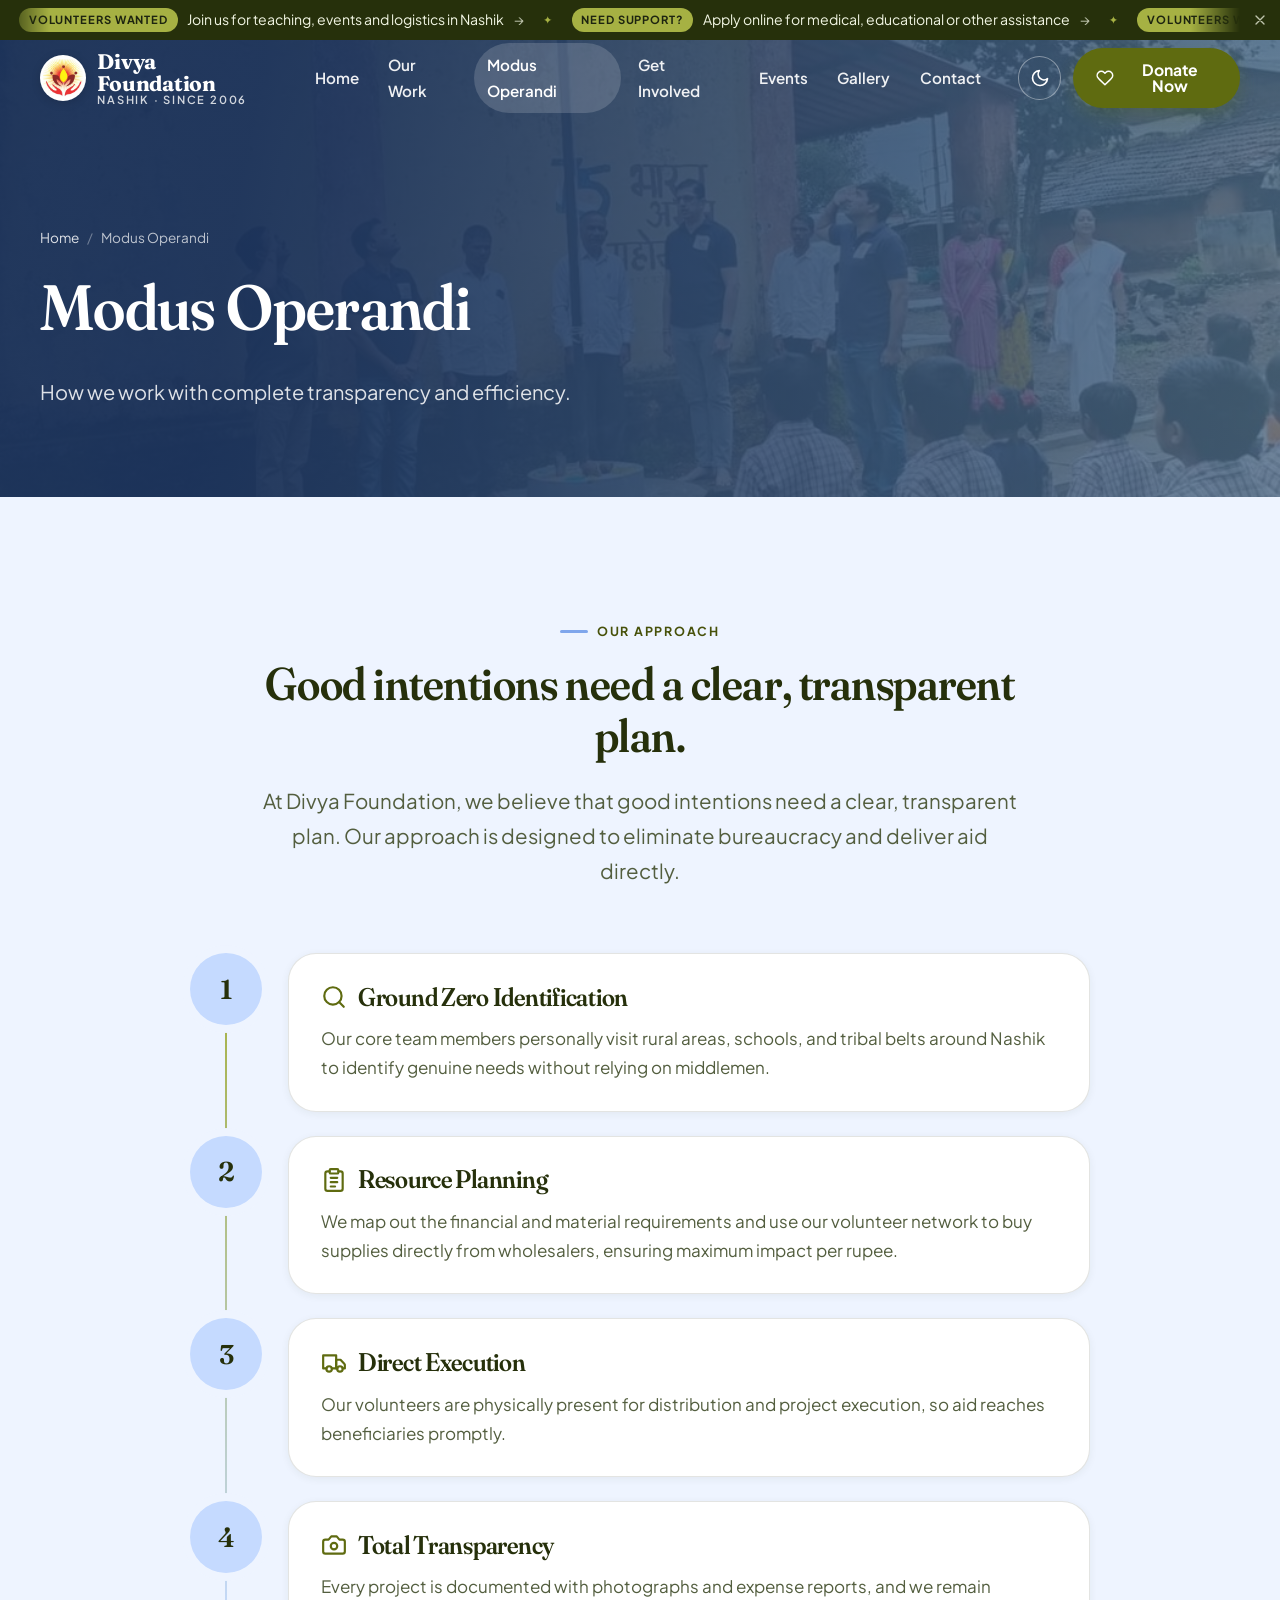
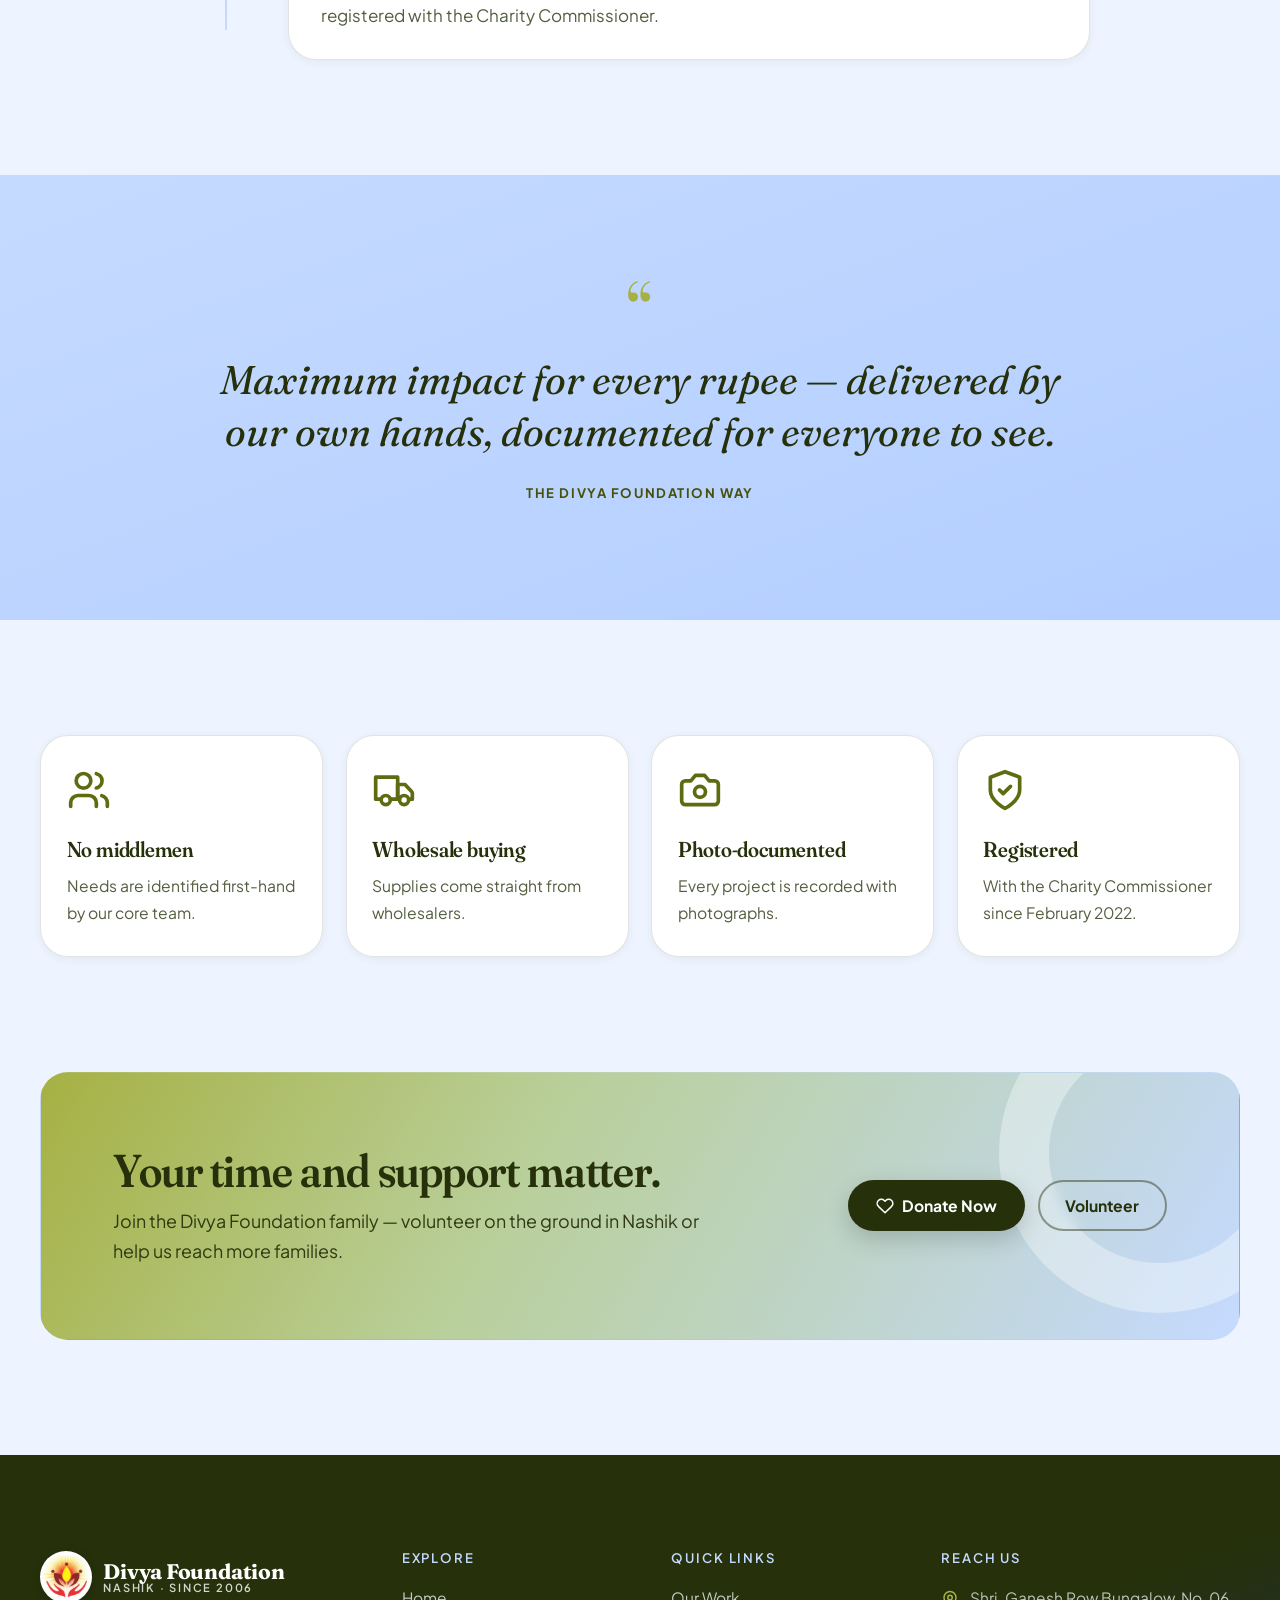
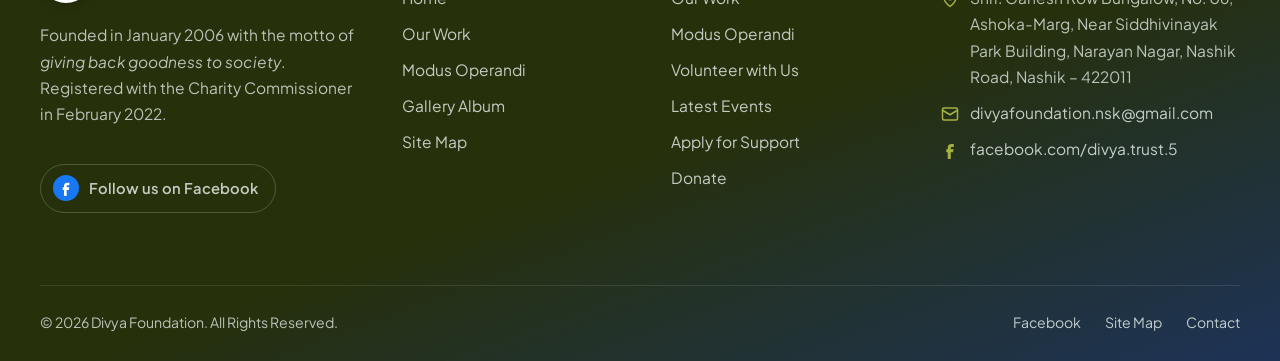
<file: modus-operandi.html>
<!DOCTYPE html>
<html lang="en" class="no-js">
<head>
<meta charset="utf-8">
<meta name="viewport" content="width=device-width, initial-scale=1">
<title>Modus Operandi | Divya Foundation – NGO in Nashik</title>
<meta name="description" content="How Divya Foundation works: ground-zero identification, resource planning, direct execution and total transparency.">
<meta name="theme-color" content="#26300b">
<script src="site-config.js?v=5"></script>
<script>(function(){try{var a=(window.DF_CONFIG||{}).announcements||[];if(a.length&&sessionStorage.getItem("df-ribbon-closed")!=="1")document.documentElement.classList.add("has-ribbon");}catch(e){}})();</script>
<script>(function(){try{var t=localStorage.getItem("df-theme");}catch(e){}if(!t)t=matchMedia("(prefers-color-scheme: dark)").matches?"dark":"light";document.documentElement.setAttribute("data-theme",t);})();</script>
<meta property="og:title" content="Modus Operandi | Divya Foundation – NGO in Nashik">
<meta property="og:description" content="How Divya Foundation works: ground-zero identification, resource planning, direct execution and total transparency.">
<meta property="og:type" content="website">
<meta property="og:image" content="logo.png">
<link rel="icon" href="favicon.png" type="image/png">
<link rel="apple-touch-icon" href="logo.png">
<link rel="preconnect" href="https://fonts.googleapis.com">
<link rel="preconnect" href="https://fonts.gstatic.com" crossorigin>
<link rel="preconnect" href="https://images.unsplash.com">
<link href="https://fonts.googleapis.com/css2?family=Fraunces:ital,opsz,wght@0,9..144,400..700;1,9..144,400..600&family=Plus+Jakarta+Sans:wght@400;500;600;700&family=JetBrains+Mono:wght@400;500&display=swap" rel="stylesheet">
<style>
/* =========================================================
   Divya Foundation — redesigned stylesheet
   ========================================================= */
:root {
  /* Light theme — mossy green + sky blue */
  --ink: #1d2410;
  --ink-soft: #535e3f;
  --heading: #26300b;
  --band: #26300b;
  --green-900: #26300b;
  --green-700: #5a6612;
  --green-500: #8a9a26;
  --green-100: #dce9ff;
  --marigold: #A6B143;
  --saffron: #5f6b10;
  --saffron-dark: #47510a;
  --cream: #eef4ff;
  --sand: #C5DAFF;
  --card: #ffffff;
  --white: #ffffff;
  --moss: #A6B143;
  --sky: #C5DAFF;
  --line: rgba(29, 36, 16, 0.12);
  --btn-fg: #ffffff;
  --btn-shadow: rgba(95, 107, 16, .28);
  --ov1: rgba(28, 52, 96, .92);
  --ov2: rgba(110, 155, 230, .45);
  --ov-warm: rgba(27, 58, 110, .9);
  --cta-grad: linear-gradient(120deg, #A6B143 0%, #b9cf9a 40%, #C5DAFF 100%);
  --cta-border: transparent;
  --cta-btn: #26300b;
  --cta-btn-fg: #ffffff;
  --badge-bg: rgba(166, 177, 67, .2);
  --badge-fg: #3c460a;
  --badge-line: rgba(95, 107, 16, .4);

  --font-display: "Fraunces", Georgia, "Times New Roman", serif;
  --font-body: "Plus Jakarta Sans", system-ui, -apple-system, "Segoe UI", sans-serif;
  --font-mono: "JetBrains Mono", ui-monospace, monospace;

  --radius-sm: 10px;
  --radius: 18px;
  --radius-lg: 28px;
  --shadow-sm: 0 2px 8px rgba(38, 48, 11, 0.06);
  --shadow: 0 12px 32px rgba(38, 48, 11, 0.10);
  --shadow-lg: 0 24px 60px rgba(38, 48, 11, 0.18);
  --container: 1200px;
  --header-h: 76px;
  --ribbon-h: 0px;
  --ease: cubic-bezier(.2, .7, .2, 1);

  /* globe (light) */
  --g-space1: #eef4ff; --g-space2: #dce8ff; --g-ocean: #C5DAFF; --g-ocean2: #a8c4f5;
  --g-land: #A6B143; --g-land2: #c3cd63; --g-grat: rgba(60,85,25,.16); --g-border: rgba(40,55,10,.38);
  --g-mh: #3f4b08; --g-mhfill: rgba(255,255,255,.32); --g-dot: #2b3507; --g-dotglow: rgba(255,255,255,.95);
  --g-atmo: rgba(170,200,255,.75); --g-arch: rgba(95,107,16,.55); --g-archglow: rgba(166,177,67,.35);
}

/* Dark theme — ChessPress night graphics (near-black, teal glow) */
:root[data-theme="dark"] {
  color-scheme: dark;
  --ink: #dcebe9;
  --ink-soft: #7f9096;
  --heading: #e8f0ef;
  --band: #050d18;
  --green-900: #050d18;
  --green-700: #19c3a0;
  --green-500: #19c3a0;
  --green-100: rgba(25, 195, 160, .10);
  --marigold: #19c3a0;
  --saffron: #19c3a0;
  --saffron-dark: #3fd9b8;
  --cream: #00050d;
  --sand: #030b16;
  --card: #050d18;
  --line: #0f1e2b;
  --btn-fg: #00130e;
  --btn-shadow: rgba(25, 195, 160, .22);
  --ov1: rgba(0, 5, 13, .94);
  --ov2: rgba(0, 5, 13, .55);
  --ov-warm: rgba(2, 30, 26, .92);
  --cta-grad: radial-gradient(120% 140% at 0% 0%, rgba(25,195,160,.22), transparent 60%), #050d18;
  --cta-border: #0f1e2b;
  --cta-btn: #19c3a0;
  --cta-btn-fg: #00130e;
  --badge-bg: rgba(25, 195, 160, .12);
  --badge-fg: #7fe9d2;
  --badge-line: rgba(25, 195, 160, .4);
  --shadow-sm: 0 2px 8px rgba(0, 0, 0, .4);
  --shadow: 0 12px 32px rgba(0, 0, 0, .45);
  --shadow-lg: 0 24px 60px rgba(0, 0, 0, .6);

  --g-space1: #00050d; --g-space2: #020b18; --g-ocean: #05182f; --g-ocean2: #020b18;
  --g-land: #1c2417; --g-land2: #2d3322; --g-grat: rgba(25,195,160,.07); --g-border: rgba(25,195,160,.28);
  --g-mh: #19c3a0; --g-mhfill: rgba(25,195,160,.08); --g-dot: #19c3a0; --g-dotglow: rgba(25,195,160,.85);
  --g-atmo: rgba(25,195,160,.22); --g-arch: rgba(25,195,160,.45); --g-archglow: rgba(25,195,160,.22);
}

*, *::before, *::after { box-sizing: border-box; }
html { scroll-behavior: smooth; -webkit-text-size-adjust: 100%; }
body {
  margin: 0;
  font-family: var(--font-body);
  font-size: 1.0625rem;
  line-height: 1.7;
  color: var(--ink);
  background: var(--cream);
  -webkit-font-smoothing: antialiased;
}
img { max-width: 100%; display: block; }
a { color: var(--green-700); text-decoration-thickness: 1px; text-underline-offset: 3px; }
a:hover { color: var(--saffron-dark); }
h1, h2, h3, h4 {
  font-family: var(--font-display);
  font-weight: 600;
  line-height: 1.12;
  letter-spacing: -0.01em;
  margin: 0 0 .5em;
  color: var(--heading);
  font-variation-settings: "SOFT" 50, "opsz" 96;
}
h1 { font-size: clamp(2.5rem, 5.5vw, 4.5rem); }
h2 { font-size: clamp(2rem, 3.6vw, 3rem); }
h3 { font-size: clamp(1.3rem, 2vw, 1.6rem); }
p { margin: 0 0 1.1em; }
:focus-visible { outline: 3px solid var(--marigold); outline-offset: 3px; border-radius: 6px; }

.skip-link {
  position: absolute; left: 1rem; top: -100px; z-index: 1000;
  background: var(--band); color: #fff; padding: .7rem 1rem; border-radius: 8px;
}
.skip-link:focus { top: 1rem; color: #fff; }
.sr-only { position: absolute; width: 1px; height: 1px; overflow: hidden; clip: rect(0 0 0 0); white-space: nowrap; }

.container { width: min(100% - 2.5rem, var(--container)); margin-inline: auto; }
.section { padding: clamp(4rem, 9vw, 7.5rem) 0; }
.section--sand { background: var(--sand); }
.section--green { background: var(--band); color: #dfe9e4; }
.section--green h2, .section--green h3 { color: #fff; }

.eyebrow {
  display: inline-flex; align-items: center; gap: .55rem;
  font-size: .78rem; font-weight: 700; letter-spacing: .14em; text-transform: uppercase;
  color: var(--saffron-dark); margin-bottom: 1rem;
}
.eyebrow::before { content: ""; width: 28px; height: 2px; background: currentColor; border-radius: 2px; }
.section--green .eyebrow { color: var(--marigold); }
.lead { font-size: clamp(1.1rem, 1.6vw, 1.3rem); color: var(--ink-soft); max-width: 62ch; }
.section-head { max-width: 760px; margin-bottom: clamp(2.5rem, 5vw, 4rem); }
.section-head--center { text-align: center; margin-inline: auto; }
.section-head--center .eyebrow { justify-content: center; }
.section-head--center .lead { margin-inline: auto; }

/* ---------- Buttons ---------- */
.btn {
  --bg: var(--saffron); --fg: var(--btn-fg);
  display: inline-flex; align-items: center; justify-content: center; gap: .55rem;
  padding: .9rem 1.6rem; border-radius: 999px; border: 2px solid transparent;
  background: var(--bg); color: var(--fg);
  font: 700 .98rem/1 var(--font-body); text-decoration: none; cursor: pointer;
  transition: transform .25s var(--ease), box-shadow .25s var(--ease), background .25s;
  box-shadow: 0 6px 18px var(--btn-shadow);
}
.btn:hover { transform: translateY(-2px); color: var(--fg); background: var(--saffron-dark); box-shadow: 0 10px 26px var(--btn-shadow); }
.btn svg { width: 18px; height: 18px; transition: transform .25s var(--ease); }
.btn:hover svg { transform: translateX(3px); }
.btn--green { --bg: var(--green-700); --fg: var(--btn-fg); box-shadow: 0 6px 18px var(--btn-shadow); }
.btn--green:hover { background: var(--band); }
.btn--ghost { --bg: transparent; --fg: var(--heading); border-color: var(--heading); box-shadow: none; }
.btn--ghost:hover { background: var(--heading); color: var(--cream); box-shadow: none; }
.btn--light { --bg: rgba(255,255,255,.12); --fg: #fff; border-color: rgba(255,255,255,.55); box-shadow: none; backdrop-filter: blur(6px); }
.btn--light:hover { background: var(--card); color: var(--heading); box-shadow: none; }
.btn--block { width: 100%; }
.link-arrow {
  display: inline-flex; align-items: center; gap: .4rem; font-weight: 700; text-decoration: none; color: var(--green-700);
}
.link-arrow svg { width: 18px; height: 18px; transition: transform .25s var(--ease); }
.link-arrow:hover svg { transform: translateX(4px); }

/* ---------- Header ---------- */
.site-header {
  position: fixed; inset: 0 0 auto; z-index: 100; height: var(--header-h);
  display: flex; align-items: center;
  transition: background .3s, box-shadow .3s, height .3s;
}
.site-header .container { display: flex; align-items: center; justify-content: space-between; gap: 1.5rem; }
.site-header.is-solid, .site-header--solid {
  background: color-mix(in srgb, var(--cream) 92%, transparent); backdrop-filter: saturate(160%) blur(14px);
  box-shadow: 0 1px 0 var(--line);
}
.brand { display: flex; align-items: center; gap: .7rem; text-decoration: none; color: #fff; }
.brand__mark { width: 44px; height: 44px; flex: none; }
.brand__text { display: flex; flex-direction: column; line-height: 1.05; }
.brand__name { font-family: var(--font-display); font-weight: 700; font-size: 1.32rem; letter-spacing: -.01em; }
.brand__tag { font-size: .7rem; letter-spacing: .16em; text-transform: uppercase; opacity: .8; font-weight: 600; }
.is-solid .brand, .site-header--solid .brand { color: var(--heading); }

.nav { display: flex; align-items: center; gap: .25rem; }
.nav a {
  position: relative; padding: .55rem .8rem; border-radius: 999px;
  color: rgba(255,255,255,.92); text-decoration: none; font-weight: 600; font-size: .95rem;
  transition: color .2s, background .2s;
}
.nav a:hover { background: rgba(255,255,255,.14); color: #fff; }
.nav a[aria-current="page"] { color: #fff; background: rgba(255,255,255,.16); }
.is-solid .nav a, .site-header--solid .nav a { color: var(--ink); }
.is-solid .nav a:hover, .site-header--solid .nav a:hover { background: var(--green-100); color: var(--heading); }
.is-solid .nav a[aria-current="page"], .site-header--solid .nav a[aria-current="page"] { background: var(--green-100); color: var(--heading); }
.header-cta { display: flex; align-items: center; gap: .75rem; }
.header-cta .btn { padding: .75rem 1.3rem; }

.menu-toggle {
  display: none; width: 46px; height: 46px; border-radius: 50%;
  border: 1px solid rgba(255,255,255,.4); background: transparent; color: #fff; cursor: pointer;
  align-items: center; justify-content: center;
}
.is-solid .menu-toggle, .site-header--solid .menu-toggle { color: var(--heading); border-color: var(--line); }
.menu-toggle span, .menu-toggle span::before, .menu-toggle span::after {
  display: block; width: 20px; height: 2px; background: currentColor; border-radius: 2px; position: relative; transition: transform .3s, background .3s;
}
.menu-toggle span::before, .menu-toggle span::after { content: ""; position: absolute; left: 0; }
.menu-toggle span::before { top: -6px; }
.menu-toggle span::after { top: 6px; }
.menu-open .menu-toggle span { background: transparent; }
.menu-open .menu-toggle span::before { transform: translateY(6px) rotate(45deg); }
.menu-open .menu-toggle span::after { transform: translateY(-6px) rotate(-45deg); }

@media (max-width: 1080px) {
  .menu-toggle { display: inline-flex; }
  .nav { display: none; }
  .header-cta .btn { display: none; }
  .menu-open .site-header { background: var(--cream); }
  .menu-open .brand { color: var(--heading) !important; }
  .menu-open .menu-toggle, .menu-open .theme-toggle { color: var(--heading) !important; border-color: var(--line) !important; }
}
.nav .btn { display: none; }

/* ---------- Mobile menu: its own full-screen panel (outside the header, so nothing can trap it) ---------- */
.mnav { display: none; }
@media (max-width: 1080px) {
  .mnav {
    display: flex; flex-direction: column; position: fixed; inset: 0; z-index: 99;
    padding: calc(var(--header-h) + var(--ribbon-h) + 1rem) 1.25rem calc(1.5rem + env(safe-area-inset-bottom, 0px));
    background: var(--cream); overflow-y: auto; overscroll-behavior: contain;
    opacity: 0; visibility: hidden; transition: opacity .25s, visibility .25s;
  }
  .menu-open .mnav { opacity: 1; visibility: visible; }
  .mnav__links { list-style: none; margin: 0; padding: 0; display: grid; gap: .3rem; }
  .mnav__links a {
    display: flex; align-items: center; justify-content: space-between; gap: 1rem;
    padding: 1rem 1.1rem; border-radius: 16px; text-decoration: none;
    font-family: var(--font-display); font-size: 1.45rem; font-weight: 600; color: var(--heading);
    opacity: 0; transform: translateY(10px); transition: opacity .35s var(--ease), transform .35s var(--ease), background .2s;
  }
  .mnav__links a svg { width: 20px; height: 20px; color: var(--green-700); opacity: .6; transition: transform .2s; }
  .mnav__links a:hover svg, .mnav__links a:focus-visible svg { transform: translateX(4px); opacity: 1; }
  .mnav__links a[aria-current="page"] { background: var(--green-100); }
  .mnav__links a[aria-current="page"]::after { content: none; }
  .menu-open .mnav__links a { opacity: 1; transform: none; }
  .menu-open .mnav__links li:nth-child(2) a { transition-delay: .03s; }
  .menu-open .mnav__links li:nth-child(3) a { transition-delay: .06s; }
  .menu-open .mnav__links li:nth-child(4) a { transition-delay: .09s; }
  .menu-open .mnav__links li:nth-child(5) a { transition-delay: .12s; }
  .menu-open .mnav__links li:nth-child(6) a { transition-delay: .15s; }
  .menu-open .mnav__links li:nth-child(7) a { transition-delay: .18s; }
  .mnav__foot { margin-top: auto; padding-top: 1.5rem; display: grid; gap: .9rem; }
  .mnav__foot .btn { width: 100%; padding: 1rem; }
  .mnav__contact { display: flex; align-items: center; gap: .6rem; font-size: .92rem; color: var(--ink-soft); justify-content: center; }
  .mnav__contact svg { width: 16px; height: 16px; color: var(--green-700); }
  .mnav__contact a { color: var(--ink-soft); text-decoration: none; word-break: break-all; }
  body.menu-open { overflow: hidden; }
  body.menu-open .mobile-donate, body.menu-open .to-top { opacity: 0; pointer-events: none; }
}
@media (max-width: 1080px) and (prefers-reduced-motion: reduce) { .mnav__links a { opacity: 1; transform: none; } }

/* ---------- Hero ---------- */
.hero {
  position: relative; min-height: min(100svh, 880px); display: flex; align-items: flex-end;
  color: #fff; overflow: hidden; padding: calc(var(--header-h) + var(--ribbon-h) + 3rem) 0 clamp(3rem, 7vw, 6rem);
  background: var(--band);
}
.hero__media { position: absolute; inset: 0; }
.hero__media img { width: 100%; height: 100%; object-fit: cover; object-position: center 30%; transform: scale(1.05); animation: heroZoom 18s ease-out forwards; }
@keyframes heroZoom { to { transform: scale(1); } }
.hero__media::after {
  content: ""; position: absolute; inset: 0;
  background:
    linear-gradient(180deg, rgba(10, 30, 24, .55) 0%, rgba(10, 30, 24, .15) 35%, rgba(10, 30, 24, .82) 100%),
    linear-gradient(90deg, rgba(10, 30, 24, .65) 0%, rgba(10, 30, 24, 0) 70%);
}
.hero__content { position: relative; max-width: 780px; }
.badge {
  display: inline-flex; align-items: center; gap: .5rem;
  padding: .45rem .95rem; border-radius: 999px; font-size: .82rem; font-weight: 700; letter-spacing: .04em;
  background: var(--badge-bg); color: var(--badge-fg); border: 1px solid var(--badge-line);
  margin-bottom: 1.4rem;
}
.badge::before { content: ""; width: 8px; height: 8px; border-radius: 50%; background: var(--marigold); box-shadow: 0 0 0 4px var(--badge-bg); }
.hero h1 { color: #fff; margin-bottom: 1.2rem; }
.hero h1 em { font-style: italic; color: var(--marigold); font-weight: 500; }
.hero p { font-size: clamp(1.1rem, 1.7vw, 1.3rem); color: rgba(255,255,255,.88); max-width: 56ch; margin-bottom: 2rem; }
.hero__actions { display: flex; flex-wrap: wrap; gap: .9rem; }
.hero__scroll {
  position: absolute; right: 2.5rem; bottom: 2.5rem; writing-mode: vertical-rl;
  font-size: .72rem; letter-spacing: .3em; text-transform: uppercase; color: rgba(255,255,255,.7);
  display: flex; align-items: center; gap: .8rem;
}
.hero__scroll::after { content: ""; width: 1px; height: 60px; background: linear-gradient(rgba(255,255,255,.7), transparent); }
@media (max-width: 720px) { .hero__scroll { display: none; } }

/* Page hero (inner pages) */
.page-hero {
  position: relative; color: #fff; overflow: hidden;
  padding: calc(var(--header-h) + var(--ribbon-h) + clamp(3.5rem, 8vw, 6rem)) 0 clamp(3.5rem, 7vw, 5.5rem);
  background: var(--band);
}
.page-hero__media { position: absolute; inset: 0; }
.page-hero__media img { width: 100%; height: 100%; object-fit: cover; opacity: .35; }
.page-hero__media::after { content: ""; position: absolute; inset: 0; background: linear-gradient(100deg, var(--ov1) 20%, var(--ov2)); }
.page-hero .container { position: relative; }
.page-hero h1 { color: #fff; font-size: clamp(2.4rem, 5vw, 4rem); max-width: 16ch; }
.page-hero p { color: rgba(255,255,255,.85); font-size: clamp(1.05rem, 1.6vw, 1.25rem); max-width: 58ch; margin: 0; }
.breadcrumb { display: flex; gap: .5rem; font-size: .85rem; margin-bottom: 1.4rem; color: rgba(255,255,255,.7); list-style: none; padding: 0; }
.breadcrumb a { color: rgba(255,255,255,.85); text-decoration: none; }
.breadcrumb a:hover { color: var(--marigold); }
.breadcrumb li + li::before { content: "/"; margin-right: .5rem; opacity: .5; }

/* ---------- Trust strip ---------- */
.trust {
  position: relative; z-index: 2; margin-top: -3rem;
}
.trust__inner {
  background: var(--card); border-radius: var(--radius-lg); box-shadow: var(--shadow);
  display: grid; grid-template-columns: repeat(4, 1fr);
}
.trust__item { padding: 1.6rem 1.6rem; display: flex; gap: 1rem; align-items: center; }
.trust__item + .trust__item { border-left: 1px solid var(--line); }
.trust__icon {
  flex: none; width: 48px; height: 48px; border-radius: 14px; display: grid; place-items: center;
  background: var(--green-100); color: var(--green-700);
}
.trust__icon svg { width: 24px; height: 24px; }
.trust__item strong { display: block; font-size: 1rem; color: var(--heading); line-height: 1.3; }
.trust__item span { font-size: .87rem; color: var(--ink-soft); line-height: 1.4; display: block; }
@media (max-width: 960px) {
  .trust__inner { grid-template-columns: 1fr 1fr; }
  .trust__item:nth-child(3) { border-left: 0; }
  .trust__item:nth-child(n+3) { border-top: 1px solid var(--line); }
}
@media (max-width: 560px) {
  .trust__inner { grid-template-columns: 1fr; }
  .trust__item + .trust__item { border-left: 0; border-top: 1px solid var(--line); }
  .trust__item { padding: 1.2rem 1.4rem; }
}

/* ---------- Split / About ---------- */
.split { display: grid; grid-template-columns: 1.05fr 1fr; gap: clamp(2.5rem, 6vw, 5.5rem); align-items: center; }
.split--reverse .split__media { order: 2; }
@media (max-width: 900px) { .split { grid-template-columns: 1fr; } .split--reverse .split__media { order: 0; } }
.split__media { position: relative; }
.split__media img { width: 100%; aspect-ratio: 4/4.4; object-fit: cover; border-radius: var(--radius-lg); box-shadow: var(--shadow); }
.split__media--wide img { aspect-ratio: 4/3; }
.media-accent {
  position: absolute; left: -1.5rem; bottom: -1.5rem; background: var(--marigold); color: var(--heading);
  border-radius: var(--radius); padding: 1.3rem 1.5rem; box-shadow: var(--shadow); max-width: 230px;
}
.media-accent strong { font-family: var(--font-display); font-size: 2.4rem; display: block; line-height: 1; }
.media-accent span { font-size: .9rem; font-weight: 600; }
@media (max-width: 560px) { .media-accent { left: 1rem; bottom: -1.2rem; } }
.split__media::before {
  content: ""; position: absolute; right: -1.2rem; top: -1.2rem; width: 45%; height: 45%;
  border-radius: var(--radius-lg); background: radial-gradient(circle, var(--green-500) 1.5px, transparent 1.6px) 0 0/14px 14px; opacity: .35; z-index: -1;
}

.stats { display: grid; grid-template-columns: repeat(2, 1fr); gap: 1rem; margin: 2rem 0; }
.stat {
  background: var(--card); border-radius: var(--radius); padding: 1.3rem 1.4rem; border: 1px solid var(--line);
}
.stat__num { font-family: var(--font-display); font-size: clamp(2.2rem, 4vw, 2.9rem); font-weight: 600; color: var(--green-700); line-height: 1; }
.stat__label { font-size: .92rem; color: var(--ink-soft); margin-top: .35rem; font-weight: 600; }

.checklist { list-style: none; padding: 0; margin: 0 0 2rem; display: grid; gap: .8rem; }
.checklist li { display: flex; gap: .8rem; align-items: flex-start; }
.checklist li::before {
  content: ""; flex: none; width: 22px; height: 22px; margin-top: .25rem; border-radius: 50%;
  background: var(--green-100) url("data:image/svg+xml,%3Csvg xmlns='http://www.w3.org/2000/svg' viewBox='0 0 24 24' fill='none' stroke='%231f5f4a' stroke-width='3' stroke-linecap='round' stroke-linejoin='round'%3E%3Cpath d='M5 12l5 5L20 7'/%3E%3C/svg%3E") center/13px no-repeat;
}

/* ---------- Impact cards ---------- */
.cards { display: grid; grid-template-columns: repeat(3, 1fr); gap: 1.6rem; }
@media (max-width: 960px) { .cards { grid-template-columns: 1fr 1fr; } }
@media (max-width: 640px) { .cards { grid-template-columns: 1fr; } }
.card {
  position: relative; background: var(--card); border-radius: var(--radius-lg); overflow: hidden;
  box-shadow: var(--shadow-sm); border: 1px solid var(--line);
  display: flex; flex-direction: column;
  transition: transform .35s var(--ease), box-shadow .35s var(--ease);
}
.card:hover { transform: translateY(-6px); box-shadow: var(--shadow-lg); }
.card__media { aspect-ratio: 16/11; overflow: hidden; position: relative; }
.card__media img { width: 100%; height: 100%; object-fit: cover; transition: transform .7s var(--ease); }
.card:hover .card__media img { transform: scale(1.06); }
.card__tag {
  position: absolute; left: 1rem; top: 1rem; background: rgba(255,255,255,.94); color: var(--heading);
  font-size: .75rem; font-weight: 700; letter-spacing: .08em; text-transform: uppercase; padding: .35rem .75rem; border-radius: 999px;
}
.card__body { padding: 1.6rem 1.6rem 1.8rem; display: flex; flex-direction: column; flex: 1; }
.card__icon {
  width: 52px; height: 52px; border-radius: 16px; margin: -3.4rem 0 1rem; position: relative;
  background: var(--saffron); color: var(--btn-fg); display: grid; place-items: center; box-shadow: 0 8px 20px var(--btn-shadow);
}
.card__icon svg { width: 26px; height: 26px; }
.card p { color: var(--ink-soft); flex: 1; }
.card .link-arrow::after { content: ""; position: absolute; inset: 0; }

/* ---------- Steps ---------- */
.steps { display: grid; grid-template-columns: repeat(4, 1fr); gap: 1.4rem; counter-reset: step; }
@media (max-width: 1000px) { .steps { grid-template-columns: 1fr 1fr; } }
@media (max-width: 600px) { .steps { grid-template-columns: 1fr; } }
.step {
  position: relative; padding: 2rem 1.6rem 1.8rem; border-radius: var(--radius-lg);
  background: rgba(255,255,255,.05); border: 1px solid rgba(255,255,255,.12);
  transition: background .3s, transform .3s var(--ease);
}
.step:hover { background: rgba(255,255,255,.09); transform: translateY(-4px); }
.step__num {
  font-family: var(--font-display); font-size: 3.2rem; line-height: 1; color: var(--marigold); font-weight: 500; margin-bottom: 1.2rem; display: block;
}
.step h3 { font-size: 1.35rem; }
.step p { color: rgba(223,233,228,.85); font-size: .98rem; margin: 0; }
.section--sand .step, .steps--light .step { background: var(--card); border-color: var(--line); box-shadow: var(--shadow-sm); }
.steps--light .step p { color: var(--ink-soft); }
.steps--light .step__num { color: var(--saffron); }

/* Vertical process (Modus Operandi page) */
.process { position: relative; display: grid; gap: 1.5rem; max-width: 900px; margin-inline: auto; }
.process::before { content: ""; position: absolute; left: 35px; top: 30px; bottom: 30px; width: 2px; background: linear-gradient(var(--marigold), var(--green-500)); }
.process__item { position: relative; display: grid; grid-template-columns: 72px 1fr; gap: 1.6rem; align-items: start; }
.process__num {
  width: 72px; height: 72px; border-radius: 50%; display: grid; place-items: center;
  background: var(--band); color: var(--marigold); font-family: var(--font-display); font-size: 1.7rem; font-weight: 600;
  box-shadow: 0 0 0 8px var(--cream); position: relative;
}
.process__card { background: var(--card); border-radius: var(--radius-lg); padding: 1.8rem 2rem; border: 1px solid var(--line); box-shadow: var(--shadow-sm); }
.process__card h3 { display: flex; align-items: center; gap: .7rem; }
.process__card h3 svg { width: 26px; height: 26px; color: var(--saffron); flex: none; }
.process__card p { margin: 0; color: var(--ink-soft); }
@media (max-width: 600px) {
  .process::before { left: 23px; }
  .process__item { grid-template-columns: 48px 1fr; gap: 1rem; }
  .process__num { width: 48px; height: 48px; font-size: 1.2rem; }
  .process__card { padding: 1.4rem 1.3rem; }
}

/* ---------- Program blocks (Our Work) ---------- */
.program + .program { margin-top: clamp(4rem, 8vw, 7rem); }
.program__list { display: grid; grid-template-columns: 1fr 1fr; gap: .9rem; margin: 1.5rem 0 2rem; padding: 0; list-style: none; }
.program__list li {
  display: flex; align-items: center; gap: .65rem; background: var(--card); border: 1px solid var(--line);
  padding: .8rem 1rem; border-radius: 14px; font-weight: 600; font-size: .95rem; color: var(--heading);
}
.program__list svg { width: 20px; height: 20px; color: var(--saffron); flex: none; }
@media (max-width: 480px) { .program__list { grid-template-columns: 1fr; } }

/* ---------- Events ---------- */
.events { display: grid; grid-template-columns: repeat(3, 1fr); gap: 1.6rem; }
@media (max-width: 960px) { .events { grid-template-columns: 1fr 1fr; } }
@media (max-width: 640px) { .events { grid-template-columns: 1fr; } }
.event__date {
  position: absolute; right: 1rem; top: 1rem; background: var(--band); color: #fff; border-radius: 14px;
  padding: .55rem .8rem; text-align: center; line-height: 1.1; box-shadow: var(--shadow);
}
.event__date b { display: block; font-family: var(--font-display); font-size: 1.15rem; color: var(--marigold); }
.event__date small { font-size: .72rem; letter-spacing: .1em; text-transform: uppercase; }
.event__meta { display: flex; align-items: center; gap: .45rem; font-size: .88rem; color: var(--ink-soft); font-weight: 600; margin-bottom: .6rem; }
.event__meta svg { width: 16px; height: 16px; color: var(--saffron); }
.event__impact {
  display: inline-flex; align-items: center; gap: .45rem; margin-top: .5rem; align-self: flex-start;
  background: var(--green-100); color: var(--green-700); font-weight: 700; font-size: .85rem;
  padding: .4rem .8rem; border-radius: 999px;
}

/* Timeline (events page) */
.timeline { position: relative; display: grid; gap: 2.5rem; }
.timeline-item { display: grid; grid-template-columns: 1fr 1.1fr; gap: 0; background: var(--card); border-radius: var(--radius-lg); overflow: hidden; border: 1px solid var(--line); box-shadow: var(--shadow-sm); transition: box-shadow .35s; }
.timeline-item:hover { box-shadow: var(--shadow-lg); }
.timeline-item:nth-child(even) .timeline-item__media { order: 2; }
.timeline-item__media { position: relative; min-height: 300px; overflow: hidden; }
.timeline-item__media img { position: absolute; inset: 0; width: 100%; height: 100%; object-fit: cover; transition: transform .8s var(--ease); }
.timeline-item:hover .timeline-item__media img { transform: scale(1.05); }
.timeline-item__body { padding: clamp(1.8rem, 4vw, 3rem); display: flex; flex-direction: column; justify-content: center; }
.timeline-item__when { font-size: .8rem; font-weight: 700; letter-spacing: .14em; text-transform: uppercase; color: var(--saffron-dark); margin-bottom: .6rem; }
@media (max-width: 800px) {
  .timeline-item { grid-template-columns: 1fr; }
  .timeline-item:nth-child(even) .timeline-item__media { order: 0; }
  .timeline-item__media { min-height: 220px; }
}

/* ---------- Gallery ---------- */
.gallery { columns: 3 280px; column-gap: 1.2rem; }
.gallery__item {
  break-inside: avoid; margin: 0 0 1.2rem; position: relative; border-radius: var(--radius); overflow: hidden; cursor: zoom-in;
  display: block; width: 100%; padding: 0; border: 0; background: var(--sand);
}
.gallery__item img { width: 100%; height: auto; transition: transform .7s var(--ease), filter .4s; }
.gallery__item:hover img { transform: scale(1.05); }
.gallery__item::after {
  content: ""; position: absolute; inset: 0; background: linear-gradient(transparent 55%, var(--ov1)); opacity: 0; transition: opacity .35s;
}
.gallery__item:hover::after, .gallery__item:focus-visible::after { opacity: 1; }
.gallery__cap {
  position: absolute; left: 1rem; right: 1rem; bottom: .9rem; z-index: 1; color: #fff; font-weight: 600; font-size: .95rem; text-align: left;
  transform: translateY(8px); opacity: 0; transition: .35s var(--ease);
}
.gallery__item:hover .gallery__cap, .gallery__item:focus-visible .gallery__cap { transform: none; opacity: 1; }

.gallery-strip { display: grid; grid-template-columns: repeat(4, 1fr); gap: 1rem; }
.gallery-strip .gallery__item { margin: 0; aspect-ratio: 1; }
.gallery-strip .gallery__item img { height: 100%; object-fit: cover; }
.gallery-strip .gallery__item:nth-child(1) { grid-column: span 2; grid-row: span 2; aspect-ratio: auto; }
@media (max-width: 760px) { .gallery-strip { grid-template-columns: 1fr 1fr; } }

/* Lightbox */
.lightbox {
  position: fixed; inset: 0; z-index: 300; background: rgba(8, 20, 16, .94);
  display: none; align-items: center; justify-content: center; padding: 4rem 1rem;
}
.lightbox.is-open { display: flex; animation: fadeIn .25s; }
.lightbox img { max-height: 82vh; max-width: min(1100px, 100%); border-radius: 14px; box-shadow: var(--shadow-lg); }
.lightbox__caption { position: absolute; bottom: 1.4rem; left: 0; right: 0; text-align: center; color: rgba(255,255,255,.8); font-size: .95rem; }
.lightbox__btn {
  position: absolute; width: 52px; height: 52px; border-radius: 50%; border: 1px solid rgba(255,255,255,.25);
  background: rgba(255,255,255,.08); color: #fff; cursor: pointer; display: grid; place-items: center; transition: background .2s;
}
.lightbox__btn:hover { background: rgba(255,255,255,.2); }
.lightbox__btn svg { width: 22px; height: 22px; }
.lightbox__close { top: 1.2rem; right: 1.2rem; }
.lightbox__prev { left: 1.2rem; top: 50%; transform: translateY(-50%); }
.lightbox__next { right: 1.2rem; top: 50%; transform: translateY(-50%); }
@media (max-width: 640px) { .lightbox__prev, .lightbox__next { top: auto; bottom: 4rem; transform: none; } }

/* ---------- Involve cards ---------- */
.involve { display: grid; grid-template-columns: 1fr 1fr; gap: 1.8rem; }
@media (max-width: 860px) { .involve { grid-template-columns: 1fr; } }
.involve-card {
  position: relative; border-radius: var(--radius-lg); overflow: hidden; min-height: 520px; color: #fff;
  display: flex; flex-direction: column; justify-content: flex-end; padding: clamp(1.8rem, 4vw, 2.8rem);
  isolation: isolate;
}
.involve-card img { position: absolute; inset: 0; width: 100%; height: 100%; object-fit: cover; z-index: -2; transition: transform .8s var(--ease); }
.involve-card:hover img { transform: scale(1.05); }
.involve-card::before { content: ""; position: absolute; inset: 0; z-index: -1; background: linear-gradient(180deg, transparent 20%, var(--ov1) 80%); }
.involve-card--warm::before { background: linear-gradient(180deg, transparent 20%, var(--ov-warm) 80%); }
.involve-card h2 { color: #fff; font-size: clamp(1.8rem, 3vw, 2.4rem); }
.involve-card p { color: rgba(255,255,255,.9); max-width: 48ch; }
.involve-card .chips { margin-bottom: 1.6rem; }
.chips { display: flex; flex-wrap: wrap; gap: .5rem; }
.chip { padding: .4rem .85rem; border-radius: 999px; font-size: .85rem; font-weight: 600; background: rgba(255,255,255,.14); border: 1px solid rgba(255,255,255,.3); backdrop-filter: blur(6px); }

/* ---------- CTA band ---------- */
.cta-band {
  position: relative; overflow: hidden; border-radius: var(--radius-lg); padding: clamp(2.5rem, 6vw, 4.5rem);
  background: var(--cta-grad); color: #fff; border: 1px solid var(--cta-border);
  display: grid; grid-template-columns: 1.4fr 1fr; gap: 2rem; align-items: center;
}
.cta-band::after {
  content: ""; position: absolute; right: -80px; top: -80px; width: 320px; height: 320px; border-radius: 50%;
  border: 50px solid rgba(255,255,255,.12);
}
.cta-band h2 { color: #fff; margin-bottom: .6rem; }
.cta-band p { color: rgba(255,255,255,.92); margin: 0; font-size: 1.12rem; }
.cta-band__actions { display: flex; flex-wrap: wrap; gap: .8rem; justify-content: flex-end; position: relative; z-index: 1; }
.cta-band .btn { --bg: var(--cta-btn); --fg: var(--cta-btn-fg); box-shadow: 0 8px 24px rgba(0,0,0,.18); }
.cta-band .btn:hover { background: var(--band); color: #fff; filter: brightness(1.1); }
.cta-band .btn--light { --bg: transparent; --fg: #fff; border-color: rgba(255,255,255,.7); box-shadow: none; }
@media (max-width: 820px) { .cta-band { grid-template-columns: 1fr; } .cta-band__actions { justify-content: flex-start; } }

/* Quote */
.quote { max-width: 900px; margin: 0 auto; text-align: center; }
.quote blockquote { margin: 0; font-family: var(--font-display); font-size: clamp(1.6rem, 3.2vw, 2.5rem); line-height: 1.3; color: #fff; font-weight: 400; font-style: italic; }
.quote blockquote::before { content: "\201C"; display: block; font-size: 5rem; line-height: .6; color: var(--marigold); margin-bottom: 1rem; font-style: normal; }
.quote cite { display: block; margin-top: 1.5rem; font-style: normal; font-weight: 700; letter-spacing: .12em; text-transform: uppercase; font-size: .82rem; color: var(--marigold); }

/* ---------- Forms ---------- */
.form { display: grid; gap: 1.1rem; }
.form-row { display: grid; grid-template-columns: 1fr 1fr; gap: 1.1rem; }
@media (max-width: 560px) { .form-row { grid-template-columns: 1fr; } }
.field { display: grid; gap: .4rem; }
.field label { font-weight: 700; font-size: .9rem; color: var(--heading); }
.field label .opt { font-weight: 500; color: var(--ink-soft); }
.field input, .field textarea, .field select {
  width: 100%; font: inherit; font-size: 1rem; color: var(--ink);
  padding: .85rem 1rem; border-radius: 12px; border: 1.5px solid var(--line); background: var(--card);
  transition: border-color .2s, box-shadow .2s;
}
.field textarea { min-height: 140px; resize: vertical; }
.field input:focus, .field textarea:focus, .field select:focus { outline: none; border-color: var(--green-500); box-shadow: 0 0 0 4px var(--green-100); }
.field.has-error input, .field.has-error textarea { border-color: #c0392b; }
.field__error { color: #b03225; font-size: .84rem; font-weight: 600; display: none; }
.field.has-error .field__error { display: block; }
.input-prefix { display: flex; }
.input-prefix span {
  display: grid; place-items: center; padding: 0 .9rem; background: var(--sand); border: 1.5px solid var(--line); border-right: 0;
  border-radius: 12px 0 0 12px; font-weight: 700; color: var(--ink-soft); font-size: .95rem;
}
.input-prefix input { border-radius: 0 12px 12px 0; }
.form-note { font-size: .85rem; color: var(--ink-soft); margin: 0; display: flex; gap: .5rem; align-items: flex-start; }
.form-note svg { width: 16px; height: 16px; flex: none; margin-top: .25rem; color: var(--green-500); }
.form-success {
  display: none; text-align: center; padding: 1.5rem 0 .5rem;
}
.form-success.is-visible { display: block; animation: fadeIn .4s; }
.form-success__icon { width: 72px; height: 72px; margin: 0 auto 1rem; border-radius: 50%; display: grid; place-items: center; background: var(--green-100); color: var(--green-700); }
.form-success__icon svg { width: 36px; height: 36px; }
.amounts { display: grid; grid-template-columns: repeat(4, 1fr); gap: .5rem; }
.amounts label { position: relative; cursor: pointer; }
.amounts input { position: absolute; opacity: 0; }
.amounts span {
  display: block; text-align: center; padding: .7rem .3rem; border: 1.5px solid var(--line); border-radius: 12px; font-weight: 700; font-size: .92rem; transition: .2s; background: var(--card);
}
.amounts input:checked + span { border-color: var(--saffron); background: var(--green-100); color: var(--green-700); }
.amounts input:focus-visible + span { outline: 3px solid var(--marigold); outline-offset: 2px; }

/* ---------- Modal ---------- */
.modal {
  position: fixed; inset: 0; z-index: 400; display: none; align-items: center; justify-content: center; padding: 1rem;
  background: rgba(8, 20, 16, .6); backdrop-filter: blur(4px);
}
.modal.is-open { display: flex; animation: fadeIn .25s; }
.modal__dialog {
  position: relative; width: min(100%, 940px); max-height: calc(100vh - 2rem); overflow: auto;
  background: var(--cream); border-radius: var(--radius-lg); box-shadow: var(--shadow-lg);
  display: grid; grid-template-columns: .9fr 1.1fr; animation: rise .35s var(--ease);
}
.modal__aside {
  position: relative; color: #fff; padding: 2.4rem; display: flex; flex-direction: column; justify-content: flex-end; min-height: 100%;
  background: linear-gradient(180deg, transparent, var(--ov1)) center/cover; background-size: cover; background-position: center;
}
.modal__aside h3 { color: #fff; font-size: 1.7rem; }
.modal__aside ul { list-style: none; padding: 0; margin: 0; display: grid; gap: .6rem; font-size: .95rem; }
.modal__aside li { display: flex; gap: .6rem; }
.modal__aside li svg { width: 18px; height: 18px; flex: none; margin-top: .3rem; color: var(--marigold); }
.modal__body { padding: 2.6rem 2.4rem 2.2rem; }
.modal__body h2 { font-size: 2.1rem; margin-bottom: .3rem; }
.modal__body > p { color: var(--ink-soft); }
.modal__close {
  position: absolute; right: 1rem; top: 1rem; z-index: 2; width: 42px; height: 42px; border-radius: 50%; border: 0;
  background: var(--card); color: var(--heading); cursor: pointer; display: grid; place-items: center; box-shadow: var(--shadow-sm);
}
.modal__close:hover { background: var(--green-100); }
.modal__close { color: var(--heading); }
.modal__close svg { width: 20px; height: 20px; }
@media (max-width: 760px) {
  .modal { align-items: flex-end; padding: 0; }
  .modal__dialog { grid-template-columns: 1fr; border-radius: var(--radius-lg) var(--radius-lg) 0 0; max-height: 92vh; }
  .modal__aside { display: none; }
  .modal__body { padding: 2.2rem 1.4rem 1.6rem; }
}

/* ---------- Contact ---------- */
.contact-grid { display: grid; grid-template-columns: .85fr 1.15fr; gap: clamp(2rem, 5vw, 4rem); align-items: start; }
@media (max-width: 900px) { .contact-grid { grid-template-columns: 1fr; } }
.info-list { display: grid; gap: 1rem; margin-bottom: 2rem; }
.info {
  display: flex; gap: 1rem; padding: 1.3rem 1.4rem; background: var(--card); border: 1px solid var(--line); border-radius: var(--radius);
}
.info__icon { width: 48px; height: 48px; flex: none; border-radius: 14px; background: var(--green-100); color: var(--green-700); display: grid; place-items: center; }
.info__icon svg { width: 22px; height: 22px; }
.info h3 { font-family: var(--font-body); font-size: .8rem; letter-spacing: .12em; text-transform: uppercase; color: var(--ink-soft); margin-bottom: .3rem; font-weight: 700; }
.info p, .info address { margin: 0; font-style: normal; font-weight: 600; color: var(--heading); line-height: 1.55; word-break: break-word; }
.panel { background: var(--card); border-radius: var(--radius-lg); padding: clamp(1.6rem, 4vw, 2.6rem); box-shadow: var(--shadow); border: 1px solid var(--line); }
.map { border-radius: var(--radius-lg); overflow: hidden; border: 1px solid var(--line); box-shadow: var(--shadow-sm); aspect-ratio: 16/7; background: var(--sand); }
.map iframe { width: 100%; height: 100%; border: 0; display: block; }
@media (max-width: 700px) { .map { aspect-ratio: 4/3; } }

/* ---------- Sitemap ---------- */
.sitemap { display: grid; grid-template-columns: repeat(auto-fit, minmax(260px, 1fr)); gap: 1.6rem; }
.sitemap .panel h2 { font-size: 1.5rem; }
.sitemap ul { list-style: none; padding: 0; margin: 0; display: grid; gap: .3rem; }
.sitemap a { display: flex; justify-content: space-between; align-items: center; padding: .75rem 0; border-bottom: 1px solid var(--line); text-decoration: none; font-weight: 600; }
.sitemap a svg { width: 18px; height: 18px; }

/* ---------- Footer ---------- */
.site-footer { background: var(--band); color: rgba(223,233,228,.8); padding: clamp(4rem, 8vw, 6rem) 0 0; font-size: .97rem; }
.site-footer a { color: rgba(223,233,228,.85); text-decoration: none; }
.site-footer a:hover { color: var(--marigold); }
.footer-grid { display: grid; grid-template-columns: 1.4fr 1fr 1fr 1.3fr; gap: 2.5rem; }
@media (max-width: 960px) { .footer-grid { grid-template-columns: 1fr 1fr; } }
@media (max-width: 560px) { .footer-grid { grid-template-columns: 1fr; } }
.site-footer h4 { font-family: var(--font-body); color: #fff; font-size: .82rem; letter-spacing: .14em; text-transform: uppercase; margin-bottom: 1.2rem; }
.site-footer ul { list-style: none; margin: 0; padding: 0; display: grid; gap: .6rem; }
.site-footer .brand { color: #fff; margin-bottom: 1.2rem; }
.footer-contact li { display: flex; gap: .7rem; align-items: flex-start; }
.footer-contact svg { width: 18px; height: 18px; flex: none; margin-top: .3rem; color: var(--marigold); }
.footer-contact address { font-style: normal; }
.socials { display: flex; gap: .6rem; margin-top: 1.5rem; }
.socials a { width: 42px; height: 42px; border-radius: 50%; display: grid; place-items: center; border: 1px solid rgba(255,255,255,.18); transition: .25s; }
.socials a:hover { background: var(--marigold); color: var(--heading); border-color: var(--marigold); }
.socials svg { width: 18px; height: 18px; }
.footer-bottom {
  margin-top: clamp(3rem, 6vw, 4.5rem); padding: 1.6rem 0; border-top: 1px solid rgba(255,255,255,.1);
  display: flex; justify-content: space-between; gap: 1rem; flex-wrap: wrap; font-size: .88rem;
}
.footer-bottom nav { display: flex; gap: 1.5rem; }

/* Back to top + floating donate */
.to-top {
  position: fixed; right: 1.2rem; bottom: 1.2rem; z-index: 90; width: 50px; height: 50px; border-radius: 50%;
  border: 0; background: var(--band); color: #fff; cursor: pointer; display: grid; place-items: center; box-shadow: var(--shadow);
  opacity: 0; visibility: hidden; transform: translateY(10px); transition: .3s var(--ease);
}
.to-top.is-visible { opacity: 1; visibility: visible; transform: none; }
.to-top:hover { background: var(--saffron); color: var(--btn-fg); }
.to-top svg { width: 20px; height: 20px; }
.mobile-donate { display: none; }
@media (max-width: 1080px) {
  .mobile-donate {
    position: fixed; left: 1rem; right: 5rem; bottom: 1.2rem; z-index: 90; display: flex;
    transform: translateY(150%); transition: transform .35s var(--ease);
  }
  .mobile-donate.is-visible { transform: none; }
  .mobile-donate .btn { width: 100%; }
}

/* ---------- Reveal animations ---------- */
.reveal { opacity: 0; transform: translateY(28px); transition: opacity .8s var(--ease), transform .8s var(--ease); }
.reveal.is-in { opacity: 1; transform: none; }
.reveal-delay-1 { transition-delay: .1s; }
.reveal-delay-2 { transition-delay: .2s; }
.reveal-delay-3 { transition-delay: .3s; }
.no-js .reveal { opacity: 1; transform: none; }

@keyframes fadeIn { from { opacity: 0; } to { opacity: 1; } }
@keyframes rise { from { opacity: 0; transform: translateY(24px) scale(.98); } to { opacity: 1; transform: none; } }

@media (prefers-reduced-motion: reduce) {
  *, *::before, *::after { animation-duration: .01ms !important; animation-iteration-count: 1 !important; transition-duration: .01ms !important; scroll-behavior: auto !important; }
  .reveal { opacity: 1; transform: none; }
}

body.modal-open { overflow: hidden; }
.text-center { text-align: center; }
.mt-3 { margin-top: 3rem; }
.event__impact svg { width: 16px; height: 16px; flex: none; }
.event__impact { white-space: nowrap; }
@media (max-width: 720px) {
  .hero { min-height: auto; padding-top: calc(var(--header-h) + var(--ribbon-h) + 7rem); padding-bottom: 5rem; }
  .hero__actions .btn { flex: 1 1 auto; }
}


/* ================= v2: theme toggle, globe hero, dark-mode polish ================= */
body { transition: background .3s, color .3s; }
.theme-toggle {
  width: 44px; height: 44px; border-radius: 50%; display: inline-grid; place-items: center; cursor: pointer;
  border: 1px solid rgba(255,255,255,.4); background: transparent; color: #fff; transition: background .2s, color .2s, border-color .2s;
}
.theme-toggle svg { width: 20px; height: 20px; }
.theme-toggle:hover { background: rgba(255,255,255,.14); }
.is-solid .theme-toggle, .site-header--solid .theme-toggle, .menu-open .theme-toggle { color: var(--heading); border-color: var(--line); }
.is-solid .theme-toggle:hover, .site-header--solid .theme-toggle:hover { background: var(--green-100); }
.theme-toggle .i-sun { display: none; }
[data-theme="dark"] .theme-toggle .i-sun { display: block; }
[data-theme="dark"] .theme-toggle .i-moon { display: none; }

/* Globe hero — always dark (Pitchless/ChessPress night look), in both themes */
.hero--globe {
  --ink: #dcebe9; --ink-soft: #9aabb0; --heading: #f2f7f6; --green-700: #19c3a0;
  --saffron: #19c3a0; --saffron-dark: #3fd9b8; --btn-fg: #00130e; --btn-shadow: rgba(25,195,160,.25);
  --badge-bg: rgba(25,195,160,.12); --badge-fg: #7fe9d2; --badge-line: rgba(25,195,160,.4);
  --g-space1: #00050d; --g-space2: #020b18; --g-ocean: #05182f; --g-ocean2: #020b18;
  --g-land: #1c2417; --g-land2: #2d3322; --g-grat: rgba(25,195,160,.07); --g-border: rgba(25,195,160,.28);
  --g-mh: #19c3a0; --g-mhfill: rgba(25,195,160,.08); --g-dot: #19c3a0; --g-dotglow: rgba(25,195,160,.9);
  --g-atmo: rgba(25,195,160,.22); --g-arch: rgba(25,195,160,.45); --g-archglow: rgba(25,195,160,.22);
  background: linear-gradient(var(--g-space1), var(--g-space2)); color: var(--heading); align-items: flex-end;
}
.hero--globe canvas { position: absolute; inset: 0; width: 100%; height: 100%; display: block; }
.hero--globe::after {
  content: ""; position: absolute; inset: 0; pointer-events: none; z-index: 1;
  background:
    linear-gradient(90deg, rgba(0,5,13,.85) 0%, rgba(0,5,13,.45) 32%, transparent 58%),
    linear-gradient(180deg, transparent 60%, rgba(0,5,13,.75) 100%);
}
.hero--globe .container { position: relative; z-index: 2; }
.hero--globe h1 { color: var(--heading); }
.hero--globe h1 em { color: #19c3a0; }
.hero--globe p { color: var(--ink-soft); }
.hero--globe .btn { box-shadow: 0 0 26px var(--btn-shadow); }
.replay {
  position: absolute; right: 2.5rem; bottom: 2.5rem; z-index: 3; display: inline-flex; align-items: center; gap: .45rem;
  font: 500 .78rem/1 var(--font-mono); letter-spacing: .14em; text-transform: uppercase; color: #cfe7e2;
  padding: .7rem 1rem; border-radius: 999px; border: 1px solid rgba(25,195,160,.35); background: rgba(5,13,24,.6);
  backdrop-filter: blur(6px); cursor: pointer; transition: background .2s, color .2s, border-color .2s;
}
.replay svg { width: 15px; height: 15px; }
.replay:hover { background: #19c3a0; color: #00130e; border-color: #19c3a0; }
@media (max-width: 720px) { .replay { top: calc(var(--header-h) + var(--ribbon-h) + .75rem); bottom: auto; right: 1.25rem; } }
.portal { position: absolute; inset: 0; z-index: 2; display: grid; place-items: center; pointer-events: none; animation: portal 1.9s .15s cubic-bezier(.65,0,.25,1) forwards; }
.portal .arch {
  width: min(190px, 42vw); aspect-ratio: 190/360; border-radius: 999px 999px 6px 6px; border: 1px solid var(--g-arch);
  background: radial-gradient(70% 45% at 50% 38%, var(--g-archglow), transparent 75%), linear-gradient(to bottom, var(--g-archglow), transparent 85%);
  box-shadow: 0 0 80px var(--g-archglow), inset 0 0 40px var(--g-archglow);
}
@keyframes portal { 0% { opacity: 0; transform: scale(.92); } 30% { opacity: 1; transform: scale(1); } 100% { opacity: 0; transform: scale(5); visibility: hidden; } }
@media (max-width: 720px) {
  .hero--globe { min-height: 92svh; padding-top: calc(var(--header-h) + var(--ribbon-h) + 2rem); }
  .hero--globe::after { background: linear-gradient(180deg, transparent 35%, rgba(0,5,13,.8) 60%, rgba(0,5,13,.95) 100%); }
}
@media (prefers-reduced-motion: reduce) { .portal { display: none; } }

/* Dark-mode polish (ChessPress look) */
[data-theme="dark"] img { filter: brightness(.88) saturate(.95); }
[data-theme="dark"] .eyebrow { font-family: var(--font-mono); font-weight: 500; letter-spacing: .16em; }
[data-theme="dark"] .card, [data-theme="dark"] .stat, [data-theme="dark"] .info, [data-theme="dark"] .panel,
[data-theme="dark"] .process__card, [data-theme="dark"] .timeline-item, [data-theme="dark"] .trust__inner { border-color: var(--line); }
[data-theme="dark"] .section--green { background: var(--band); border-block: 1px solid var(--line); }
[data-theme="dark"] .site-footer { background: #020812; border-top: 1px solid var(--line); }
[data-theme="dark"] .page-hero { background: #00050d; }
[data-theme="dark"] .card__tag, [data-theme="dark"] .event__date { background: rgba(5,13,24,.9); color: var(--heading); }
[data-theme="dark"] .card__tag { border: 1px solid var(--line); }
[data-theme="dark"] .media-accent { background: var(--card); color: var(--heading); border: 1px solid var(--badge-line); box-shadow: 0 0 40px var(--btn-shadow); }
[data-theme="dark"] .media-accent strong { color: var(--green-700); }
[data-theme="dark"] .stat__num, [data-theme="dark"] .step__num { color: var(--green-700); text-shadow: 0 0 24px rgba(25,195,160,.35); }
[data-theme="dark"] .btn { box-shadow: 0 0 24px var(--btn-shadow); }
[data-theme="dark"] .btn--light { --fg: #e8f0ef; }
[data-theme="dark"] .field input, [data-theme="dark"] .field textarea, [data-theme="dark"] .field select,
[data-theme="dark"] .amounts span { background: #00050d; color: var(--ink); }
[data-theme="dark"] .modal__close { background: var(--card); border: 1px solid var(--line); }
[data-theme="dark"] .to-top { border: 1px solid var(--line); }
[data-theme="dark"] .split__media::before { background-image: radial-gradient(circle, #19c3a0 1.5px, transparent 1.6px); opacity: .25; }
[data-theme="dark"] .cta-band::after { border-color: rgba(25,195,160,.12); }
[data-theme="dark"] .map iframe { filter: invert(.9) hue-rotate(180deg) saturate(.6); }
[data-theme="dark"] .process__num { background: var(--card); color: var(--green-700); border: 1px solid var(--badge-line); box-shadow: 0 0 0 8px var(--cream), 0 0 30px var(--btn-shadow); }
[data-theme="dark"] .process::before { background: linear-gradient(#19c3a0, rgba(25,195,160,.1)); }
[data-theme="dark"] .card__icon { color: var(--btn-fg); }


/* ---------- Light mode: more sky blue (#C5DAFF) alongside the moss green ---------- */
:root:not([data-theme="dark"]) body { background: #eef4ff; }
:root:not([data-theme="dark"]) .site-header.is-solid, :root:not([data-theme="dark"]) .site-header--solid { background: rgba(228, 238, 255, .92); }
:root:not([data-theme="dark"]) .section--sand { background: linear-gradient(180deg, #C5DAFF, #d8e6ff); }
:root:not([data-theme="dark"]) .section--green { background: linear-gradient(160deg, #C5DAFF 0%, #b3ceff 100%); color: var(--ink); }
:root:not([data-theme="dark"]) .section--green h2, :root:not([data-theme="dark"]) .section--green h3 { color: var(--heading); }
:root:not([data-theme="dark"]) .section--green .eyebrow { color: #47510a; }
:root:not([data-theme="dark"]) .section--green .lead { color: #3a4423 !important; }
:root:not([data-theme="dark"]) .section--green .step { background: rgba(255,255,255,.75); border-color: rgba(255,255,255,.9); box-shadow: 0 10px 30px rgba(40,80,150,.12); }
:root:not([data-theme="dark"]) .section--green .step p { color: var(--ink-soft); }
:root:not([data-theme="dark"]) .section--green .step__num { color: #6d7c14; }
:root:not([data-theme="dark"]) .section--green .quote blockquote { color: var(--heading); }
:root:not([data-theme="dark"]) .section--green .quote cite { color: #47510a; }
:root:not([data-theme="dark"]) .cta-band h2 { color: var(--heading); }
:root:not([data-theme="dark"]) .cta-band p { color: #2f3a12; }
:root:not([data-theme="dark"]) .cta-band::after { border-color: rgba(255,255,255,.35); }
:root:not([data-theme="dark"]) .cta-band .btn--light { --fg: var(--heading); border-color: rgba(38,48,11,.45); }
:root:not([data-theme="dark"]) .cta-band .btn--light:hover { background: var(--heading); color: #fff; }
:root:not([data-theme="dark"]) .media-accent { background: #C5DAFF; color: var(--heading); }
:root:not([data-theme="dark"]) .trust__inner { border: 1px solid #C5DAFF; box-shadow: 0 16px 40px rgba(60,100,170,.14); }
:root:not([data-theme="dark"]) .stat, :root:not([data-theme="dark"]) .info,
:root:not([data-theme="dark"]) .program__list li { background: #f4f8ff; border-color: #C5DAFF; }
:root:not([data-theme="dark"]) .card { border-color: #d3e3ff; }
:root:not([data-theme="dark"]) .card:nth-child(2) .card__icon { background: #C5DAFF; color: #26300b; box-shadow: 0 8px 20px rgba(60,100,170,.3); }
:root:not([data-theme="dark"]) .card__tag { background: #C5DAFF; }
:root:not([data-theme="dark"]) .event__date { background: #C5DAFF; color: var(--heading); }
:root:not([data-theme="dark"]) .event__date b { color: #47510a; }
:root:not([data-theme="dark"]) .process::before { background: linear-gradient(#A6B143, #C5DAFF); }
:root:not([data-theme="dark"]) .process__num { background: #C5DAFF; color: #26300b; }
:root:not([data-theme="dark"]) .split__media::before { background-image: radial-gradient(circle, #7fa6ec 1.5px, transparent 1.6px); opacity: .6; }
:root:not([data-theme="dark"]) .site-footer { background: linear-gradient(160deg, #26300b 0%, #26300b 55%, #1d3357 100%); }
:root:not([data-theme="dark"]) .site-footer h4 { color: #C5DAFF; }
:root:not([data-theme="dark"]) .socials a:hover { background: #C5DAFF; border-color: #C5DAFF; }
:root:not([data-theme="dark"]) .field input, :root:not([data-theme="dark"]) .field textarea, :root:not([data-theme="dark"]) .field select { border-color: #c9dcff; }
:root:not([data-theme="dark"]) .input-prefix span { background: #C5DAFF; border-color: #c9dcff; color: var(--heading); }
:root:not([data-theme="dark"]) .panel { border-color: #C5DAFF; }
:root:not([data-theme="dark"]) .eyebrow::before { background: #7fa6ec; height: 3px; }

/* Keep the header solid (no blur) while the mobile menu is open */
body.menu-open .site-header { backdrop-filter: none !important; -webkit-backdrop-filter: none !important; background: var(--cream) !important; box-shadow: 0 1px 0 var(--line); }

/* ---------- Real logo, Facebook link, undated events ---------- */
img.brand__mark { width: 46px; height: 46px; border-radius: 50%; background: #fff; object-fit: contain; padding: 2px; box-shadow: 0 2px 10px rgba(0,0,0,.15); }
.site-footer img.brand__mark { width: 52px; height: 52px; }
.fb-follow {
  display: inline-flex; align-items: center; gap: .6rem; margin-top: 1.2rem; padding: .65rem 1.1rem .65rem .75rem;
  border-radius: 999px; border: 1px solid rgba(255,255,255,.2); font-weight: 600; font-size: .92rem; transition: .25s;
}
.fb-follow svg { width: 26px; height: 26px; padding: 5px; border-radius: 50%; background: #1877f2; color: #fff; flex: none; }
.fb-follow:hover { background: #fff; color: #1877f2 !important; border-color: #fff; }
.event__date--label { padding: .5rem .8rem; }
.event__date--label small { font-size: .7rem; font-weight: 700; }
.modal__aside { background-size: cover; background-position: center; }


/* ================= Announcement ribbon ================= */
html.has-ribbon { --ribbon-h: 40px; }
.ribbon {
  position: fixed; inset: 0 0 auto; z-index: 101; height: var(--ribbon-h); display: flex; align-items: center;
  background: #26300b; color: #f2f6e4; font-size: .88rem; overflow: hidden;
}
.ribbon[hidden] { display: none; }
[data-theme="dark"] .ribbon { background: #050d18; color: #dcebe9; border-bottom: 1px solid #0f1e2b; }
.site-header { top: var(--ribbon-h); }
.ribbon__viewport { flex: 1; overflow: hidden; mask-image: linear-gradient(90deg, transparent, #000 4%, #000 96%, transparent); -webkit-mask-image: linear-gradient(90deg, transparent, #000 4%, #000 96%, transparent); }
.ribbon__track { display: flex; width: max-content; animation: ribbon-scroll var(--ribbon-speed, 30s) linear infinite; }
.ribbon:hover .ribbon__track, .ribbon:focus-within .ribbon__track { animation-play-state: paused; }
.ribbon__group { display: flex; align-items: center; flex: none; }
.ribbon__item { display: inline-flex; align-items: center; gap: .6rem; padding: 0 1.2rem; white-space: nowrap; color: inherit; text-decoration: none; }
a.ribbon__item:hover span { text-decoration: underline; text-underline-offset: 3px; }
.ribbon__item b { font: 700 .7rem/1 var(--font-body); letter-spacing: .08em; text-transform: uppercase; padding: .38rem .6rem; border-radius: 999px; background: #A6B143; color: #1d2410; }
[data-theme="dark"] .ribbon__item b { background: rgba(25,195,160,.15); color: #7fe9d2; border: 1px solid rgba(25,195,160,.4); }
.ribbon__item i { font-style: normal; opacity: .7; }
.ribbon__sep { color: #A6B143; font-size: .7rem; flex: none; }
[data-theme="dark"] .ribbon__sep { color: #19c3a0; }
.ribbon__close { flex: none; width: 40px; height: 40px; display: grid; place-items: center; border: 0; background: transparent; color: inherit; opacity: .75; cursor: pointer; }
.ribbon__close:hover { opacity: 1; }
.ribbon__close svg { width: 16px; height: 16px; }
@keyframes ribbon-scroll { from { transform: translateX(0); } to { transform: translateX(-50%); } }
@media (prefers-reduced-motion: reduce) {
  .ribbon__track { animation: none; }
  .ribbon__group[aria-hidden] { display: none; }
  .ribbon__viewport { overflow-x: auto; mask-image: none; -webkit-mask-image: none; }
}
@media (max-width: 1080px) { .mnav { padding-top: calc(var(--header-h) + var(--ribbon-h) + 1rem); } }

/* ================= Need support band (home) + card (get involved) ================= */
.need { display: grid; grid-template-columns: 1.1fr 1fr; gap: clamp(2rem, 5vw, 4rem); align-items: center; }
@media (max-width: 860px) { .need { grid-template-columns: 1fr; } }
.need__types { list-style: none; margin: 0; padding: 0; display: grid; grid-template-columns: 1fr 1fr; gap: .7rem; }
@media (max-width: 480px) { .need__types { grid-template-columns: 1fr; } }
.need__types li { display: flex; gap: .6rem; align-items: center; padding: .85rem 1rem; border-radius: 14px; background: var(--card); border: 1px solid var(--line); font-weight: 600; color: var(--heading); font-size: .95rem; }
.need__types svg { width: 18px; height: 18px; color: var(--green-700); flex: none; }
:root:not([data-theme="dark"]) .need__types li { border-color: #C5DAFF; }
.need-card { margin-top: 1.8rem; display: grid; grid-template-columns: 1.4fr auto; gap: 1.5rem 2.5rem; align-items: center; padding: clamp(1.8rem, 4vw, 2.6rem); border-radius: var(--radius-lg); background: var(--card); border: 1px solid var(--line); box-shadow: var(--shadow-sm); }
:root:not([data-theme="dark"]) .need-card { background: linear-gradient(120deg, #fff 0%, #e6efff 100%); border-color: #C5DAFF; }
.need-card h2 { font-size: clamp(1.6rem, 3vw, 2.1rem); }
.need-card p { color: var(--ink-soft); margin: 0; }
.need-card__actions { display: grid; gap: .7rem; }
@media (max-width: 760px) { .need-card { grid-template-columns: 1fr; } }

/* ================= Apply for Support page ================= */
.apply { display: grid; grid-template-columns: 330px minmax(0, 1fr); gap: clamp(1.5rem, 3vw, 2.5rem); align-items: start; }
.apply__aside { position: sticky; top: calc(var(--header-h) + var(--ribbon-h) + 1.5rem); }
@media (max-width: 960px) { .apply { grid-template-columns: 1fr; } .apply__aside { position: static; } }
.apply__aside h2 { font-size: 1.5rem; }
.apply__steps { list-style: none; counter-reset: s; margin: 0 0 1.4rem; padding: 0; display: grid; gap: .9rem; }
.apply__steps li { counter-increment: s; display: grid; grid-template-columns: 34px 1fr; gap: .1rem .8rem; }
.apply__steps li::before { content: counter(s); grid-row: span 2; width: 34px; height: 34px; border-radius: 50%; display: grid; place-items: center; font: 600 .95rem var(--font-display); background: var(--green-100); color: var(--green-700); }
.apply__steps b { color: var(--heading); }
.apply__steps span { font-size: .9rem; color: var(--ink-soft); line-height: 1.5; }
.apply__note { display: flex; gap: .6rem; font-size: .88rem; color: var(--ink-soft); background: var(--green-100); padding: .9rem 1rem; border-radius: 12px; line-height: 1.5; }
.apply__note svg { width: 18px; height: 18px; flex: none; color: var(--green-700); margin-top: .15rem; }
.apply__panel { padding: clamp(1.4rem, 4vw, 2.6rem); }
.apply__section { border: 0; margin: 0 0 1.4rem; padding: 0 0 1.8rem; border-bottom: 1px solid var(--line); display: grid; gap: 1.1rem; min-width: 0; }
.apply__section legend { display: flex; align-items: center; gap: .75rem; padding: 0; margin-bottom: 1.1rem; font: 600 clamp(1.25rem, 2.4vw, 1.5rem)/1.2 var(--font-display); color: var(--heading); }
.apply__section legend span { flex: none; width: 34px; height: 34px; border-radius: 10px; display: grid; place-items: center; font: 700 .9rem var(--font-body); background: var(--saffron); color: var(--btn-fg); }
.form-row--3 { grid-template-columns: repeat(3, minmax(0, 1fr)); }
@media (max-width: 700px) { .form-row--3 { grid-template-columns: 1fr; } }
.field__hint { font-size: .82rem; color: var(--ink-soft); }
.choices { display: grid; grid-template-columns: repeat(auto-fill, minmax(230px, 1fr)); gap: .55rem; }
.choices > .field__error { grid-column: 1 / -1; }
.choice { display: flex; align-items: flex-start; gap: .65rem; padding: .75rem .9rem; border-radius: 12px; border: 1.5px solid var(--line); background: var(--card); cursor: pointer; font-weight: 600; font-size: .94rem; color: var(--ink); line-height: 1.4; transition: border-color .2s, background .2s; }
.choice input { width: 18px; height: 18px; margin: .1rem 0 0; flex: none; accent-color: var(--saffron); }
.choice:has(input:checked) { border-color: var(--saffron); background: var(--green-100); }
.choice:focus-within { outline: 3px solid var(--marigold); outline-offset: 2px; }
.choice--block { font-weight: 500; }
.field.has-error .choice, .choices.has-error .choice { border-color: #c0392b; }
.decl { margin: 0; padding-left: 1.3rem; display: grid; gap: .55rem; font-size: .93rem; color: var(--ink-soft); line-height: 1.6; }
.consent { display: grid; gap: .7rem; }
.consent__row { display: grid; grid-template-columns: minmax(0, 1fr) auto; gap: .6rem 1rem; align-items: center; padding: .9rem 1rem; border-radius: 14px; border: 1px solid var(--line); background: var(--card); }
.consent__row p { margin: 0; font-weight: 600; color: var(--heading); font-size: .95rem; line-height: 1.45; }
.consent__opts { display: flex; gap: .5rem; flex-wrap: wrap; }
.consent__opts .choice { padding: .55rem .8rem; font-size: .88rem; }
.consent__row .field__error { grid-column: 1 / -1; }
@media (max-width: 640px) { .consent__row { grid-template-columns: 1fr; } }
.apply__muted { color: var(--ink-soft); font-size: .93rem; margin: 0; }
.apply__muted.small { font-size: .83rem; }
.guardian { padding: 1.1rem; border-radius: 14px; border: 1.5px dashed var(--green-500); display: grid; gap: 1rem; }
.guardian[hidden] { display: none; }
.guardian__title { margin: 0; display: flex; gap: .6rem; align-items: center; font-weight: 600; color: var(--heading); font-size: .93rem; }
.guardian__title svg { width: 20px; height: 20px; color: var(--green-700); flex: none; }
.apply__submit { display: grid; gap: .8rem; justify-items: start; }
.apply__submit .btn { padding: 1rem 2rem; font-size: 1.02rem; }
.hp { position: absolute; left: -9999px; width: 1px; height: 1px; overflow: hidden; }
.app-no { font: 700 clamp(1.6rem, 4vw, 2.2rem) var(--font-mono); letter-spacing: .06em; color: var(--green-700); margin: .2rem 0 1rem; }
:root:not([data-theme="dark"]) .apply .panel { border-color: #C5DAFF; }
:root:not([data-theme="dark"]) .choice, :root:not([data-theme="dark"]) .consent__row { border-color: #c9dcff; }

/* Print: keep just the application content */
@media print {
  .ribbon, .site-header, .site-footer, .mobile-donate, .to-top, .page-hero, .apply__aside, .mnav, .cta-band { display: none !important; }
  body { background: #fff !important; color: #000; }
  .apply { display: block; } .panel { box-shadow: none !important; border: 0 !important; }
  .form-success .hero__actions { display: none !important; }
}
/* show the ribbon bar straight away (before the script fills it) so nothing jumps */
html.has-ribbon .ribbon[hidden] { display: flex; }
.page-apply .mobile-donate { display: none !important; }
@media (max-width: 400px) {
  .brand__name { font-size: 1.12rem; white-space: nowrap; }
  .brand__tag { font-size: .6rem; white-space: nowrap; }
  .brand { gap: .5rem; }
  .header-cta { gap: .45rem; }
  .theme-toggle, .menu-toggle { width: 40px; height: 40px; }
}

</style>
<script type="application/ld+json">{"@context":"https://schema.org","@type":"NGO","name":"Divya Foundation","foundingDate":"2006-01","email":"divyafoundation.nsk@gmail.com","address":{"@type":"PostalAddress","streetAddress":"Shri. Ganesh Row Bungalow, No. 06, Ashoka-Marg, Near Siddhivinayak Park Building, Narayan Nagar, Nashik Road","addressLocality":"Nashik","postalCode":"422011","addressRegion":"Maharashtra","addressCountry":"IN"}}</script>
</head>
<body>
<div class="ribbon" id="ribbon" role="region" aria-label="Announcements" hidden>
  <div class="ribbon__viewport"><div class="ribbon__track"></div></div>
  <button class="ribbon__close" type="button" aria-label="Hide announcements"><svg viewBox="0 0 24 24" fill="none" stroke="currentColor" stroke-width="2" stroke-linecap="round" stroke-linejoin="round" aria-hidden="true"><path d="M18 6 6 18M6 6l12 12"/></svg></button>
</div>
<a class="skip-link" href="#main">Skip to content</a>
<header class="site-header">
  <div class="container">
    <a class="brand" href="index.html" aria-label="Divya Foundation home">
      <img class="brand__mark" src="logo-mark.png" alt="" width="44" height="44">
      <span class="brand__text"><span class="brand__name">Divya Foundation</span><span class="brand__tag">Nashik · Since 2006</span></span>
    </a>
    <nav class="nav" id="site-nav" aria-label="Main">
      <a href="index.html">Home</a>
<a href="our-work.html">Our Work</a>
<a href="modus-operandi.html" aria-current="page">Modus Operandi</a>
<a href="get-involved.html">Get Involved</a>
<a href="events.html">Events</a>
<a href="gallery.html">Gallery</a>
<a href="contact.html">Contact</a>
    </nav>
    <div class="header-cta">
      <button class="theme-toggle" type="button" data-theme-toggle aria-label="Switch to dark mode"><svg viewBox="0 0 24 24" fill="none" stroke="currentColor" stroke-width="2" stroke-linecap="round" stroke-linejoin="round" aria-hidden="true" class="i-moon"><path d="M21 12.8A9 9 0 1 1 11.2 3a7 7 0 0 0 9.8 9.8z"/></svg><svg viewBox="0 0 24 24" fill="none" stroke="currentColor" stroke-width="2" stroke-linecap="round" stroke-linejoin="round" aria-hidden="true" class="i-sun"><circle cx="12" cy="12" r="4"/><path d="M12 2v2M12 20v2M4.9 4.9l1.4 1.4M17.7 17.7l1.4 1.4M2 12h2M20 12h2M4.9 19.1l1.4-1.4M17.7 6.3l1.4-1.4"/></svg></button>
      <button class="btn" type="button" data-open-donate><svg viewBox="0 0 24 24" fill="none" stroke="currentColor" stroke-width="2" stroke-linecap="round" stroke-linejoin="round" aria-hidden="true"><path d="M20.8 4.6a5.5 5.5 0 0 0-7.8 0L12 5.7l-1-1.1a5.5 5.5 0 0 0-7.8 7.8l1 1.1L12 21l7.8-7.5 1-1.1a5.5 5.5 0 0 0 0-7.8z"/></svg> Donate Now</button>
      <button class="menu-toggle" type="button" aria-controls="mobile-nav" aria-expanded="false" aria-label="Open menu"><span></span></button>
    </div>
  </div>
</header>
<div class="mnav" id="mobile-nav" aria-hidden="true">
  <nav aria-label="Mobile">
    <ul class="mnav__links">
      <li><a href="index.html">Home<svg viewBox="0 0 24 24" fill="none" stroke="currentColor" stroke-width="2" stroke-linecap="round" stroke-linejoin="round" aria-hidden="true"><path d="M5 12h14M13 6l6 6-6 6"/></svg></a></li>
      <li><a href="our-work.html">Our Work<svg viewBox="0 0 24 24" fill="none" stroke="currentColor" stroke-width="2" stroke-linecap="round" stroke-linejoin="round" aria-hidden="true"><path d="M5 12h14M13 6l6 6-6 6"/></svg></a></li>
      <li><a href="modus-operandi.html" aria-current="page">Modus Operandi<svg viewBox="0 0 24 24" fill="none" stroke="currentColor" stroke-width="2" stroke-linecap="round" stroke-linejoin="round" aria-hidden="true"><path d="M5 12h14M13 6l6 6-6 6"/></svg></a></li>
      <li><a href="get-involved.html">Get Involved<svg viewBox="0 0 24 24" fill="none" stroke="currentColor" stroke-width="2" stroke-linecap="round" stroke-linejoin="round" aria-hidden="true"><path d="M5 12h14M13 6l6 6-6 6"/></svg></a></li>
      <li><a href="events.html">Events<svg viewBox="0 0 24 24" fill="none" stroke="currentColor" stroke-width="2" stroke-linecap="round" stroke-linejoin="round" aria-hidden="true"><path d="M5 12h14M13 6l6 6-6 6"/></svg></a></li>
      <li><a href="gallery.html">Gallery<svg viewBox="0 0 24 24" fill="none" stroke="currentColor" stroke-width="2" stroke-linecap="round" stroke-linejoin="round" aria-hidden="true"><path d="M5 12h14M13 6l6 6-6 6"/></svg></a></li>
      <li><a href="contact.html">Contact<svg viewBox="0 0 24 24" fill="none" stroke="currentColor" stroke-width="2" stroke-linecap="round" stroke-linejoin="round" aria-hidden="true"><path d="M5 12h14M13 6l6 6-6 6"/></svg></a></li>
    </ul>
  </nav>
  <div class="mnav__foot">
    <a class="btn btn--ghost" href="apply.html"><svg viewBox="0 0 24 24" fill="none" stroke="currentColor" stroke-width="2" stroke-linecap="round" stroke-linejoin="round" aria-hidden="true"><path d="M14 2H6a2 2 0 0 0-2 2v16a2 2 0 0 0 2 2h12a2 2 0 0 0 2-2V8z"/><path d="M14 2v6h6M9 13h6M9 17h6"/></svg> Apply for Support</a>
    <button class="btn" type="button" data-open-donate><svg viewBox="0 0 24 24" fill="none" stroke="currentColor" stroke-width="2" stroke-linecap="round" stroke-linejoin="round" aria-hidden="true"><path d="M20.8 4.6a5.5 5.5 0 0 0-7.8 0L12 5.7l-1-1.1a5.5 5.5 0 0 0-7.8 7.8l1 1.1L12 21l7.8-7.5 1-1.1a5.5 5.5 0 0 0 0-7.8z"/></svg> Donate Now</button>
    <div class="mnav__contact"><svg viewBox="0 0 24 24" fill="none" stroke="currentColor" stroke-width="2" stroke-linecap="round" stroke-linejoin="round" aria-hidden="true"><rect x="2" y="4" width="20" height="16" rx="2"/><path d="m22 7-10 6L2 7"/></svg><a href="mailto:divyafoundation.nsk@gmail.com">divyafoundation.nsk@gmail.com</a></div>
    <div class="mnav__contact"><svg viewBox="0 0 24 24" fill="currentColor" aria-hidden="true"><path d="M14 8h3V4h-3a5 5 0 0 0-5 5v2H7v4h2v9h4v-9h3l1-4h-4V9a1 1 0 0 1 1-1z"/></svg><a href="https://www.facebook.com/divya.trust.5" target="_blank" rel="noopener">Follow us on Facebook</a></div>
  </div>
</div>
<main id="main">
<section class="page-hero">
  <div class="page-hero__media"><img src="photo-republic-day.jpg" alt=""></div>
  <div class="container">
    <ol class="breadcrumb"><li><a href="index.html">Home</a></li><li aria-current="page">Modus Operandi</li></ol>
    <h1>Modus Operandi</h1>
    <p>How we work with complete transparency and efficiency.</p>
  </div>
</section>
<section class="section">
  <div class="container">
    <div class="section-head section-head--center reveal">
      <span class="eyebrow">Our Approach</span>
      <h2>Good intentions need a clear, transparent plan.</h2>
      <p class="lead">At Divya Foundation, we believe that good intentions need a clear, transparent plan. Our approach is designed to eliminate bureaucracy and deliver aid directly.</p>
    </div>
    <div class="process"><div class="process__item reveal">
  <div class="process__num">1</div>
  <div class="process__card"><h3><svg viewBox="0 0 24 24" fill="none" stroke="currentColor" stroke-width="2" stroke-linecap="round" stroke-linejoin="round" aria-hidden="true"><circle cx="11" cy="11" r="8"/><path d="m21 21-4.3-4.3"/></svg> Ground Zero Identification</h3><p>Our core team members personally visit rural areas, schools, and tribal belts around Nashik to identify genuine needs without relying on middlemen.</p></div>
</div><div class="process__item reveal">
  <div class="process__num">2</div>
  <div class="process__card"><h3><svg viewBox="0 0 24 24" fill="none" stroke="currentColor" stroke-width="2" stroke-linecap="round" stroke-linejoin="round" aria-hidden="true"><rect x="8" y="2" width="8" height="4" rx="1"/><path d="M16 4h2a2 2 0 0 1 2 2v14a2 2 0 0 1-2 2H6a2 2 0 0 1-2-2V6a2 2 0 0 1 2-2h2"/><path d="M9 14h6M9 10h6M9 18h4"/></svg> Resource Planning</h3><p>We map out the financial and material requirements and use our volunteer network to buy supplies directly from wholesalers, ensuring maximum impact per rupee.</p></div>
</div><div class="process__item reveal">
  <div class="process__num">3</div>
  <div class="process__card"><h3><svg viewBox="0 0 24 24" fill="none" stroke="currentColor" stroke-width="2" stroke-linecap="round" stroke-linejoin="round" aria-hidden="true"><path d="M10 17h4V5H2v12h3"/><path d="M20 17h2v-3.3a1 1 0 0 0-.3-.7L18 9h-4v8h1"/><circle cx="7.5" cy="17.5" r="2.5"/><circle cx="17.5" cy="17.5" r="2.5"/></svg> Direct Execution</h3><p>Our volunteers are physically present for distribution and project execution, so aid reaches beneficiaries promptly.</p></div>
</div><div class="process__item reveal">
  <div class="process__num">4</div>
  <div class="process__card"><h3><svg viewBox="0 0 24 24" fill="none" stroke="currentColor" stroke-width="2" stroke-linecap="round" stroke-linejoin="round" aria-hidden="true"><path d="M14.5 4h-5L7 7H4a2 2 0 0 0-2 2v9a2 2 0 0 0 2 2h16a2 2 0 0 0 2-2V9a2 2 0 0 0-2-2h-3z"/><circle cx="12" cy="13" r="3"/></svg> Total Transparency</h3><p>Every project is documented with photographs and expense reports, and we remain registered with the Charity Commissioner.</p></div>
</div></div>
  </div>
</section>
<section class="section section--green">
  <div class="container quote reveal">
    <blockquote>Maximum impact for every rupee — delivered by our own hands, documented for everyone to see.</blockquote>
    <cite>The Divya Foundation way</cite>
  </div>
</section>
<section class="section">
  <div class="container">
    <div class="steps steps--light">
      <div class="step reveal"><span class="step__num"><svg style="width:44px;height:44px" viewBox="0 0 24 24" fill="none" stroke="currentColor" stroke-width="2" stroke-linecap="round" stroke-linejoin="round" aria-hidden="true"><path d="M16 21v-2a4 4 0 0 0-4-4H6a4 4 0 0 0-4 4v2"/><circle cx="9" cy="7" r="4"/><path d="M22 21v-2a4 4 0 0 0-3-3.9M16 3.1a4 4 0 0 1 0 7.8"/></svg></span><h3>No middlemen</h3><p>Needs are identified first-hand by our core team.</p></div>
      <div class="step reveal reveal-delay-1"><span class="step__num"><svg style="width:44px;height:44px" viewBox="0 0 24 24" fill="none" stroke="currentColor" stroke-width="2" stroke-linecap="round" stroke-linejoin="round" aria-hidden="true"><path d="M10 17h4V5H2v12h3"/><path d="M20 17h2v-3.3a1 1 0 0 0-.3-.7L18 9h-4v8h1"/><circle cx="7.5" cy="17.5" r="2.5"/><circle cx="17.5" cy="17.5" r="2.5"/></svg></span><h3>Wholesale buying</h3><p>Supplies come straight from wholesalers.</p></div>
      <div class="step reveal reveal-delay-2"><span class="step__num"><svg style="width:44px;height:44px" viewBox="0 0 24 24" fill="none" stroke="currentColor" stroke-width="2" stroke-linecap="round" stroke-linejoin="round" aria-hidden="true"><path d="M14.5 4h-5L7 7H4a2 2 0 0 0-2 2v9a2 2 0 0 0 2 2h16a2 2 0 0 0 2-2V9a2 2 0 0 0-2-2h-3z"/><circle cx="12" cy="13" r="3"/></svg></span><h3>Photo-documented</h3><p>Every project is recorded with photographs.</p></div>
      <div class="step reveal reveal-delay-3"><span class="step__num"><svg style="width:44px;height:44px" viewBox="0 0 24 24" fill="none" stroke="currentColor" stroke-width="2" stroke-linecap="round" stroke-linejoin="round" aria-hidden="true"><path d="M12 22s8-4 8-10V5l-8-3-8 3v7c0 6 8 10 8 10z"/><path d="m9 12 2 2 4-4"/></svg></span><h3>Registered</h3><p>With the Charity Commissioner since February 2022.</p></div>
    </div>
  </div>
</section>
<section class="section" style="padding-top:0">
  <div class="container">
    <div class="cta-band reveal">
      <div>
        <h2>Your time and support matter.</h2>
        <p>Join the Divya Foundation family — volunteer on the ground in Nashik or help us reach more families.</p>
      </div>
      <div class="cta-band__actions">
        <button class="btn" type="button" data-open-donate><svg viewBox="0 0 24 24" fill="none" stroke="currentColor" stroke-width="2" stroke-linecap="round" stroke-linejoin="round" aria-hidden="true"><path d="M20.8 4.6a5.5 5.5 0 0 0-7.8 0L12 5.7l-1-1.1a5.5 5.5 0 0 0-7.8 7.8l1 1.1L12 21l7.8-7.5 1-1.1a5.5 5.5 0 0 0 0-7.8z"/></svg> Donate Now</button>
        <a class="btn btn--light" href="get-involved.html">Volunteer</a>
      </div>
    </div>
  </div>
</section>

</main>
<footer class="site-footer">
  <div class="container">
    <div class="footer-grid">
      <div>
        <a class="brand" href="index.html" aria-label="Divya Foundation home">
      <img class="brand__mark" src="logo-mark.png" alt="" width="44" height="44">
      <span class="brand__text"><span class="brand__name">Divya Foundation</span><span class="brand__tag">Nashik · Since 2006</span></span>
    </a>
        <p>Founded in January 2006 with the motto of <em>giving back goodness to society</em>. Registered with the Charity Commissioner in February 2022.</p>
        <a class="fb-follow" href="https://www.facebook.com/divya.trust.5" target="_blank" rel="noopener"><svg viewBox="0 0 24 24" fill="currentColor" aria-hidden="true"><path d="M14 8h3V4h-3a5 5 0 0 0-5 5v2H7v4h2v9h4v-9h3l1-4h-4V9a1 1 0 0 1 1-1z"/></svg><span>Follow us on Facebook</span></a>
      </div>
      <div>
        <h4>Explore</h4>
        <ul>
          <li><a href="index.html">Home</a></li>
          <li><a href="our-work.html">Our Work</a></li>
          <li><a href="modus-operandi.html">Modus Operandi</a></li>
          <li><a href="gallery.html">Gallery Album</a></li>
          <li><a href="sitemap.html">Site Map</a></li>
        </ul>
      </div>
      <div>
        <h4>Quick Links</h4>
        <ul>
          <li><a href="our-work.html">Our Work</a></li>
          <li><a href="modus-operandi.html">Modus Operandi</a></li>
          <li><a href="get-involved.html">Volunteer with Us</a></li>
          <li><a href="events.html">Latest Events</a></li>
          <li><a href="apply.html">Apply for Support</a></li>
          <li><a href="#donate" data-open-donate>Donate</a></li>
        </ul>
      </div>
      <div>
        <h4>Reach Us</h4>
        <ul class="footer-contact">
          <li><svg viewBox="0 0 24 24" fill="none" stroke="currentColor" stroke-width="2" stroke-linecap="round" stroke-linejoin="round" aria-hidden="true"><path d="M20 10c0 6-8 12-8 12s-8-6-8-12a8 8 0 0 1 16 0z"/><circle cx="12" cy="10" r="3"/></svg><address>Shri. Ganesh Row Bungalow, No. 06, Ashoka-Marg, Near Siddhivinayak Park Building, Narayan Nagar, Nashik Road, Nashik – 422011</address></li>
          <li><svg viewBox="0 0 24 24" fill="none" stroke="currentColor" stroke-width="2" stroke-linecap="round" stroke-linejoin="round" aria-hidden="true"><rect x="2" y="4" width="20" height="16" rx="2"/><path d="m22 7-10 6L2 7"/></svg><a href="mailto:divyafoundation.nsk@gmail.com">divyafoundation.nsk@gmail.com</a></li>
          <li><svg viewBox="0 0 24 24" fill="currentColor" aria-hidden="true"><path d="M14 8h3V4h-3a5 5 0 0 0-5 5v2H7v4h2v9h4v-9h3l1-4h-4V9a1 1 0 0 1 1-1z"/></svg><a href="https://www.facebook.com/divya.trust.5" target="_blank" rel="noopener">facebook.com/divya.trust.5</a></li>
        </ul>
      </div>
    </div>
    <div class="footer-bottom">
      <span>© <span data-year>2026</span> Divya Foundation. All Rights Reserved.</span>
      <nav aria-label="Footer"><a href="https://www.facebook.com/divya.trust.5" target="_blank" rel="noopener">Facebook</a><a href="sitemap.html">Site Map</a><a href="contact.html">Contact</a></nav>
    </div>
  </div>
</footer>
<button class="to-top" type="button" aria-label="Back to top"><svg viewBox="0 0 24 24" fill="none" stroke="currentColor" stroke-width="2" stroke-linecap="round" stroke-linejoin="round" aria-hidden="true"><path d="m18 15-6-6-6 6"/></svg></button>
<div class="mobile-donate"><button class="btn" type="button" data-open-donate><svg viewBox="0 0 24 24" fill="none" stroke="currentColor" stroke-width="2" stroke-linecap="round" stroke-linejoin="round" aria-hidden="true"><path d="M20.8 4.6a5.5 5.5 0 0 0-7.8 0L12 5.7l-1-1.1a5.5 5.5 0 0 0-7.8 7.8l1 1.1L12 21l7.8-7.5 1-1.1a5.5 5.5 0 0 0 0-7.8z"/></svg> Donate Now</button></div>
<div class="modal" id="support-modal" role="dialog" aria-modal="true" aria-labelledby="support-title" aria-hidden="true">
  <div class="modal__dialog">
    <button class="modal__close" type="button" aria-label="Close" data-close-modal><svg viewBox="0 0 24 24" fill="none" stroke="currentColor" stroke-width="2" stroke-linecap="round" stroke-linejoin="round" aria-hidden="true"><path d="M18 6 6 18M6 6l12 12"/></svg></button>
    <div class="modal__aside" style="background-image:linear-gradient(180deg, transparent, var(--ov1)), url('photo-winter-blanket-donation.jpg')">
      <h3>Every rupee is accounted for.</h3>
      <ul>
        <li><svg viewBox="0 0 24 24" fill="none" stroke="currentColor" stroke-width="2" stroke-linecap="round" stroke-linejoin="round" aria-hidden="true"><path d="M20 6 9 17l-5-5"/></svg> Registered with the Charity Commissioner</li>
        <li><svg viewBox="0 0 24 24" fill="none" stroke="currentColor" stroke-width="2" stroke-linecap="round" stroke-linejoin="round" aria-hidden="true"><path d="M20 6 9 17l-5-5"/></svg> Supplies bought directly from wholesalers</li>
        <li><svg viewBox="0 0 24 24" fill="none" stroke="currentColor" stroke-width="2" stroke-linecap="round" stroke-linejoin="round" aria-hidden="true"><path d="M20 6 9 17l-5-5"/></svg> Every project documented with photos &amp; expense reports</li>
      </ul>
    </div>
    <div class="modal__body form-wrap">
      <span class="eyebrow">Donate</span>
      <h2 id="support-title">Support Us</h2>
      <p>Please leave your details. Our team will contact you regarding donation options.</p>
      <form class="form" data-form="donation" data-subject="Donation enquiry from website" novalidate>
        <div class="field">
          <label for="d-name">Full Name</label>
          <input id="d-name" name="name" type="text" autocomplete="name" placeholder="Your full name" data-validate="name" required>
          <span class="field__error" role="alert"></span>
        </div>
        <div class="field">
          <label for="d-phone">Phone Number</label>
          <div class="input-prefix"><span>+91</span><input id="d-phone" name="phone" type="tel" inputmode="numeric" autocomplete="tel-national" placeholder="98XXXXXXXX" maxlength="14" data-validate="phone" required></div>
          <span class="field__error" role="alert"></span>
        </div>
        <fieldset class="field" style="border:0;padding:0;margin:0">
          <legend style="font-weight:700;font-size:.9rem;color:var(--green-900);margin-bottom:.4rem">I'd like to support <span class="opt" style="font-weight:500;color:var(--ink-soft)">(optional)</span></legend>
          <div class="amounts"><label><input type="radio" name="cause" value="education"><span>Education</span></label><label><input type="radio" name="cause" value="healthcare"><span>Healthcare</span></label><label><input type="radio" name="cause" value="relief"><span>Relief</span></label><label><input type="radio" name="cause" value="any" checked><span>Any need</span></label></div>
        </fieldset>
        <button class="btn btn--block" type="submit">Send Details <svg viewBox="0 0 24 24" fill="none" stroke="currentColor" stroke-width="2" stroke-linecap="round" stroke-linejoin="round" aria-hidden="true"><path d="M5 12h14M13 6l6 6-6 6"/></svg></button>
        <p class="form-note"><svg viewBox="0 0 24 24" fill="none" stroke="currentColor" stroke-width="2" stroke-linecap="round" stroke-linejoin="round" aria-hidden="true"><rect x="3" y="11" width="18" height="11" rx="2"/><path d="M7 11V7a5 5 0 0 1 10 0v4"/></svg> Your details are only used to contact you about donating.</p>
      </form>
      <div class="form-success" tabindex="-1">
        <div class="form-success__icon"><svg viewBox="0 0 24 24" fill="none" stroke="currentColor" stroke-width="2" stroke-linecap="round" stroke-linejoin="round" aria-hidden="true"><path d="M20 6 9 17l-5-5"/></svg></div>
        <h3>Thank you!</h3>
        <p>Our team will contact you shortly regarding donation options.</p>
        <button class="btn btn--ghost" type="button" data-close-modal data-reset-form>Close</button>
      </div>
    </div>
  </div>
</div>

<script>
document.addEventListener("DOMContentLoaded",function(){
/* =========================================================
   Divya Foundation — site interactions
   ========================================================= */

/*
 * FORM DELIVERY
 * This is a static site (GitHub Pages), so there is no server to receive
 * form submissions. Two options:
 *   1. Leave FORM_ENDPOINT empty: submissions open the visitor's email app
 *      with the details pre-filled, addressed to ORG_EMAIL.
 *   2. Paste an endpoint from a free form service (e.g. Formspree, Web3Forms,
 *      Getform) into FORM_ENDPOINT: submissions are POSTed there as JSON and
 *      the team receives them by email without the visitor leaving the page.
 */
const CFG = window.DF_CONFIG || {};
const FORM_ENDPOINT = CFG.formEndpoint || "";
const ORG_EMAIL = CFG.orgEmail || "divyafoundation.nsk@gmail.com";

document.documentElement.classList.remove("no-js");

(() => {
  const $ = (s, el = document) => el.querySelector(s);
  const $$ = (s, el = document) => [...el.querySelectorAll(s)];
  const body = document.body;

  /* ---------- Light / dark theme ---------- */
  const root = document.documentElement;
  const syncToggle = () => {
    const dark = root.getAttribute("data-theme") === "dark";
    $$("[data-theme-toggle]").forEach((b) => { b.setAttribute("aria-label", dark ? "Switch to light mode" : "Switch to dark mode"); b.setAttribute("aria-pressed", String(dark)); });
    document.querySelector('meta[name="theme-color"]')?.setAttribute("content", dark ? "#00050d" : "#26300b");
  };
  $$("[data-theme-toggle]").forEach((b) => b.addEventListener("click", () => {
    const next = root.getAttribute("data-theme") === "dark" ? "light" : "dark";
    root.setAttribute("data-theme", next);
    try { localStorage.setItem("df-theme", next); } catch (e) {}
    syncToggle();
  }));
  matchMedia("(prefers-color-scheme: dark)").addEventListener?.("change", (e) => {
    let saved = null; try { saved = localStorage.getItem("df-theme"); } catch (err) {}
    if (!saved) { root.setAttribute("data-theme", e.matches ? "dark" : "light"); syncToggle(); }
  });
  syncToggle();

  /* ---------- Header: solid on scroll ---------- */
  const header = $(".site-header");
  const toTop = $(".to-top");
  const mobileDonate = $(".mobile-donate");
  const onScroll = () => {
    const y = window.scrollY;
    if (header && !header.classList.contains("site-header--solid")) header.classList.toggle("is-solid", y > 40);
    toTop?.classList.toggle("is-visible", y > 700);
    mobileDonate?.classList.toggle("is-visible", y > 500);
  };
  window.addEventListener("scroll", onScroll, { passive: true });
  onScroll();
  toTop?.addEventListener("click", () => window.scrollTo({ top: 0, behavior: "smooth" }));

  /* ---------- Mobile menu (full-screen panel #mobile-nav) ---------- */
  const toggle = $(".menu-toggle");
  const mnav = $("#mobile-nav");
  const setMenu = (open) => {
    body.classList.toggle("menu-open", open);
    toggle?.setAttribute("aria-expanded", String(open));
    toggle?.setAttribute("aria-label", open ? "Close menu" : "Open menu");
    mnav?.setAttribute("aria-hidden", String(!open));
    if (mnav) mnav.inert = !open;
    if (open) setTimeout(() => $("a", mnav)?.focus({ preventScroll: true }), 50);
  };
  if (mnav) mnav.inert = true;
  toggle?.addEventListener("click", () => setMenu(!body.classList.contains("menu-open")));
  mnav?.addEventListener("click", (e) => { if (e.target.closest("a, button")) setMenu(false); });
  document.addEventListener("keydown", (e) => { if (e.key === "Escape" && body.classList.contains("menu-open")) { setMenu(false); toggle?.focus(); } });
  window.addEventListener("resize", () => { if (window.innerWidth > 1080 && body.classList.contains("menu-open")) setMenu(false); });

  /* ---------- Reveal on scroll ---------- */
  const reveals = $$(".reveal");
  if ("IntersectionObserver" in window) {
    const io = new IntersectionObserver((entries) => {
      entries.forEach((en) => { if (en.isIntersecting) { en.target.classList.add("is-in"); io.unobserve(en.target); } });
    }, { threshold: 0, rootMargin: "0px 0px -8% 0px" });
    reveals.forEach((el) => io.observe(el));
  } else reveals.forEach((el) => el.classList.add("is-in"));

  /* ---------- Animated counters ---------- */
  const counters = $$("[data-count]");
  const runCounter = (el) => {
    const target = +el.dataset.count;
    const suffix = el.dataset.suffix || "";
    const dur = 1600; const start = performance.now();
    const step = (now) => {
      const p = Math.min((now - start) / dur, 1);
      const eased = 1 - Math.pow(1 - p, 3);
      el.textContent = Math.round(target * eased).toLocaleString("en-IN") + suffix;
      if (p < 1) requestAnimationFrame(step);
    };
    requestAnimationFrame(step);
  };
  if ("IntersectionObserver" in window && !matchMedia("(prefers-reduced-motion: reduce)").matches) {
    const co = new IntersectionObserver((entries) => {
      entries.forEach((en) => { if (en.isIntersecting) { runCounter(en.target); co.unobserve(en.target); } });
    }, { threshold: 0.6 });
    counters.forEach((el) => co.observe(el));
  }

  /* ---------- Modal (Support Us / Donate) ---------- */
  const modal = $("#support-modal");
  let lastFocus = null;
  const focusables = (el) => $$('a[href], button:not([disabled]), input, textarea, select, [tabindex]:not([tabindex="-1"])', el).filter((n) => n.offsetParent !== null);
  const openModal = () => {
    if (!modal) return;
    lastFocus = document.activeElement;
    modal.classList.add("is-open");
    modal.setAttribute("aria-hidden", "false");
    body.classList.add("modal-open");
    setTimeout(() => $("input[name='name']", modal)?.focus(), 60);
  };
  const closeModal = () => {
    if (!modal) return;
    modal.classList.remove("is-open");
    modal.setAttribute("aria-hidden", "true");
    body.classList.remove("modal-open");
    lastFocus?.focus();
  };
  $$("[data-open-donate]").forEach((b) => b.addEventListener("click", (e) => { e.preventDefault(); openModal(); }));
  $$("[data-close-modal]").forEach((b) => b.addEventListener("click", closeModal));
  modal?.addEventListener("click", (e) => { if (e.target === modal) closeModal(); });
  document.addEventListener("keydown", (e) => {
    if (!modal?.classList.contains("is-open")) return;
    if (e.key === "Escape") closeModal();
    if (e.key === "Tab") {
      const f = focusables(modal); if (!f.length) return;
      const first = f[0], last = f[f.length - 1];
      if (e.shiftKey && document.activeElement === first) { e.preventDefault(); last.focus(); }
      else if (!e.shiftKey && document.activeElement === last) { e.preventDefault(); first.focus(); }
    }
  });
  if (location.hash === "#donate") openModal();

  /* ---------- Forms: validation + delivery ---------- */
  const validators = {
    name: (v) => v.trim().length >= 2 || "Please enter your full name.",
    phone: (v) => /^[6-9]\d{9}$/.test(v.replace(/[\s-]/g, "").replace(/^(\+?91)/, "")) || "Please enter a valid 10-digit mobile number.",
    "phone-optional": (v) => v.trim() === "" || /^[6-9]\d{9}$/.test(v.replace(/[\s-]/g, "").replace(/^(\+?91)/, "")) || "Please enter a valid 10-digit mobile number.",
    email: (v) => v.trim() === "" || /^[^\s@]+@[^\s@]+\.[^\s@]+$/.test(v) || "Please enter a valid email address.",
    "email-required": (v) => /^[^\s@]+@[^\s@]+\.[^\s@]+$/.test(v) || "Please enter a valid email address.",
    message: (v) => v.trim().length >= 5 || "Please write a short message.",
    required: (v) => v.trim().length > 0 || "This field is required.",
    age: (v) => (/^\d{1,3}$/.test(v.trim()) && +v > 0 && +v < 121) || "Please enter age in years.",
    need: (v) => v.trim().length >= 20 || "Please describe your need in a few sentences.",
  };
  const isActive = (el) => !el.closest("[hidden]") && !el.disabled;
  const showErr = (field, msg) => {
    const err = field?.querySelector(".field__error");
    if (msg === true) { field?.classList.remove("has-error"); return true; }
    field?.classList.add("has-error"); if (err) err.textContent = msg; return false;
  };
  const validateField = (input) => {
    if (!isActive(input)) return true;
    const rule = validators[input.dataset.validate];
    if (!rule) return true;
    const res = rule(input.value);
    if (res === true) input.removeAttribute("aria-invalid"); else input.setAttribute("aria-invalid", "true");
    return showErr(input.closest(".field"), res);
  };
  // groups: checkbox "at least one" and radio "choose one"
  const validateGroup = (g) => {
    if (!isActive(g)) return true;
    const ok = $$("input", g).some((i) => i.checked);
    if (!ok) g.setAttribute("aria-invalid", "true"); else g.removeAttribute("aria-invalid");
    return showErr(g, ok ? true : (g.dataset.msg || "Please choose an option."));
  };
  const validateCheck = (c) => {
    if (!isActive(c)) return true;
    return showErr(c.closest(".field"), c.checked ? true : (c.dataset.msg || "Please tick this box to continue."));
  };
  const collect = (form) => {
    const fd = new FormData(form), out = {};
    for (const [k, v] of fd.entries()) {
      if (k === "website") continue; // honeypot
      const el = form.elements[k];
      if (el && el instanceof Element ? el.closest("[hidden]") : false) continue;
      out[k] = out[k] ? out[k] + ", " + v : v;
    }
    return out;
  };
  const appNumber = () => {
    const d = new Date(), p = (n) => String(n).padStart(2, "0");
    return `DF-${String(d.getFullYear()).slice(2)}${p(d.getMonth() + 1)}${p(d.getDate())}-${Math.random().toString(36).slice(2, 6).toUpperCase()}`;
  };

  $$("form[data-form]").forEach((form) => {
    const inputs = $$("[data-validate]", form);
    const groups = $$("[data-group]", form);
    const checks = $$("[data-required-check]", form);
    inputs.forEach((i) => i.addEventListener("blur", () => validateField(i)));
    inputs.forEach((i) => i.addEventListener("input", () => { if (i.closest(".has-error")) validateField(i); }));
    groups.forEach((g) => g.addEventListener("change", () => { if (g.classList.contains("has-error")) validateGroup(g); }));
    checks.forEach((c) => c.addEventListener("change", () => validateCheck(c)));

    // Application form: show guardian section for minors, and "other" text boxes
    const age = form.elements["age"];
    const guardian = $("[data-guardian]", form);
    if (age && guardian) age.addEventListener("input", () => { guardian.hidden = !(+age.value > 0 && +age.value < 18); });
    $$("[data-other-for]", form).forEach((box) => {
      const src = form.querySelector(`input[value="${box.dataset.otherFor}"]`);
      const sync = () => { box.hidden = !src.checked; };
      src?.addEventListener("change", sync); sync();
    });
    $$("[data-copy-name]", form).forEach((t) => {
      const from = form.elements[t.dataset.copyName];
      from?.addEventListener("change", () => { if (!t.value) t.value = from.value; });
    });

    form.addEventListener("submit", async (e) => {
      e.preventDefault();
      if (form.elements["website"]?.value) return; // bot
      const ok = [...inputs.map(validateField), ...groups.map(validateGroup), ...checks.map(validateCheck)].every(Boolean);
      if (!ok) {
        const first = form.querySelector(".has-error");
        first?.scrollIntoView({ behavior: "smooth", block: "center" });
        (first?.querySelector("input, textarea, select") || first)?.focus({ preventScroll: true });
        return;
      }

      const data = collect(form);
      const isApp = form.dataset.form === "application";
      const appNo = isApp ? appNumber() : "";
      if (isApp) data.applicationNo = appNo;
      data.submittedAt = new Date().toLocaleString("en-IN", { timeZone: "Asia/Kolkata" });
      const subject = (form.dataset.subject || "Website enquiry") + (appNo ? ` (${appNo})` : "");
      const btn = form.querySelector("[type='submit']");
      const label = btn.innerHTML;
      btn.disabled = true; btn.textContent = "Sending…";

      let sent = false;
      if (FORM_ENDPOINT) {
        try {
          // Google Apps Script accepts a simple form post; the response cannot be read (no-cors), so a network success counts as sent.
          await fetch(FORM_ENDPOINT, { method: "POST", mode: "no-cors", body: new URLSearchParams({ form: form.dataset.form, ...data }) });
          sent = true;
        } catch { sent = false; }
      }
      if (!sent) {
        const labelFor = (k) => form.querySelector(`[name="${k}"]`)?.dataset.label || (k[0].toUpperCase() + k.slice(1));
        const lines = Object.entries(data).filter(([, v]) => v).map(([k, v]) => `${labelFor(k)}: ${v}`);
        window.location.href = `mailto:${ORG_EMAIL}?subject=${encodeURIComponent(subject)}&body=${encodeURIComponent(lines.join("\n"))}`;
      }
      btn.disabled = false; btn.innerHTML = label;
      const success = form.parentElement.querySelector(".form-success");
      if (success) {
        $$("[data-app-no]", success).forEach((el) => (el.textContent = appNo));
        form.hidden = true; success.classList.add("is-visible");
        success.scrollIntoView({ behavior: "smooth", block: "start" }); success.focus?.({ preventScroll: true });
      }
      form.reset();
      $$("[data-other-for]", form).forEach((b) => (b.hidden = true));
      if (guardian) guardian.hidden = true;
    });
  });
  $$("[data-reset-form]").forEach((b) => b.addEventListener("click", () => {
    const wrap = b.closest(".form-wrap");
    wrap.querySelector("form").hidden = false;
    wrap.querySelector(".form-success").classList.remove("is-visible");
  }));
  $$("[data-print]").forEach((b) => b.addEventListener("click", () => window.print()));

  /* ---------- Announcement ribbon (content comes from site-config.js) ---------- */
  const ribbon = $("#ribbon");
  const items = (CFG.announcements || []).filter((a) => a && a.text);
  let dismissed = false; try { dismissed = sessionStorage.getItem("df-ribbon-closed") === "1"; } catch (err) {}
  if (ribbon && items.length && !dismissed) {
    const esc = (t) => String(t).replace(/[&<>"]/g, (c) => ({ "&": "&amp;", "<": "&lt;", ">": "&gt;", '"': "&quot;" }[c]));
    const one = items.map((a) => {
      const inner = `${a.label ? `<b>${esc(a.label)}</b>` : ""}<span>${esc(a.text)}</span>${a.link ? '<i aria-hidden="true">→</i>' : ""}`;
      return a.link ? `<a class="ribbon__item" href="${esc(a.link)}">${inner}</a>` : `<span class="ribbon__item">${inner}</span>`;
    }).join('<span class="ribbon__sep" aria-hidden="true">✦</span>');
    const track = $(".ribbon__track", ribbon);
    track.innerHTML = `<div class="ribbon__group">${one}<span class="ribbon__sep" aria-hidden="true">✦</span></div>` +
      `<div class="ribbon__group" aria-hidden="true">${one.replace(/<a /g, '<a tabindex="-1" ')}<span class="ribbon__sep">✦</span></div>`;
    const speed = Math.max(24, items.reduce((n, a) => n + (a.text + (a.label || "")).length, 0) * 0.32);
    track.style.setProperty("--ribbon-speed", speed + "s");
    ribbon.hidden = false;
    document.documentElement.classList.add("has-ribbon");
    $(".ribbon__close", ribbon)?.addEventListener("click", () => {
      ribbon.hidden = true; document.documentElement.classList.remove("has-ribbon");
      try { sessionStorage.setItem("df-ribbon-closed", "1"); } catch (err) {}
    });
  } else document.documentElement.classList.remove("has-ribbon");

  /* ---------- Lightbox ---------- */
  const lb = $("#lightbox");
  if (lb) {
    const items = $$("[data-lightbox]");
    const img = $("img", lb); const cap = $(".lightbox__caption", lb);
    let idx = 0; let opener = null;
    const show = (i) => {
      idx = (i + items.length) % items.length;
      const it = items[idx];
      img.src = it.dataset.full; img.alt = it.querySelector("img")?.alt || "";
      cap.textContent = `${it.dataset.caption || ""}  ·  ${idx + 1} / ${items.length}`;
    };
    const open = (i) => { opener = document.activeElement; show(i); lb.classList.add("is-open"); body.classList.add("modal-open"); $(".lightbox__close", lb).focus(); };
    const close = () => { lb.classList.remove("is-open"); body.classList.remove("modal-open"); opener?.focus(); };
    items.forEach((it, i) => it.addEventListener("click", () => open(i)));
    $(".lightbox__close", lb).addEventListener("click", close);
    $(".lightbox__prev", lb).addEventListener("click", () => show(idx - 1));
    $(".lightbox__next", lb).addEventListener("click", () => show(idx + 1));
    lb.addEventListener("click", (e) => { if (e.target === lb) close(); });
    document.addEventListener("keydown", (e) => {
      if (!lb.classList.contains("is-open")) return;
      if (e.key === "Escape") close();
      if (e.key === "ArrowLeft") show(idx - 1);
      if (e.key === "ArrowRight") show(idx + 1);
    });
    let sx = 0;
    lb.addEventListener("touchstart", (e) => { sx = e.touches[0].clientX; }, { passive: true });
    lb.addEventListener("touchend", (e) => { const dx = e.changedTouches[0].clientX - sx; if (Math.abs(dx) > 50) show(idx + (dx < 0 ? 1 : -1)); });
  }

  /* ---------- Footer year ---------- */
  $$("[data-year]").forEach((el) => (el.textContent = new Date().getFullYear()));
})();

});
</script>
</body>
</html>
</file>
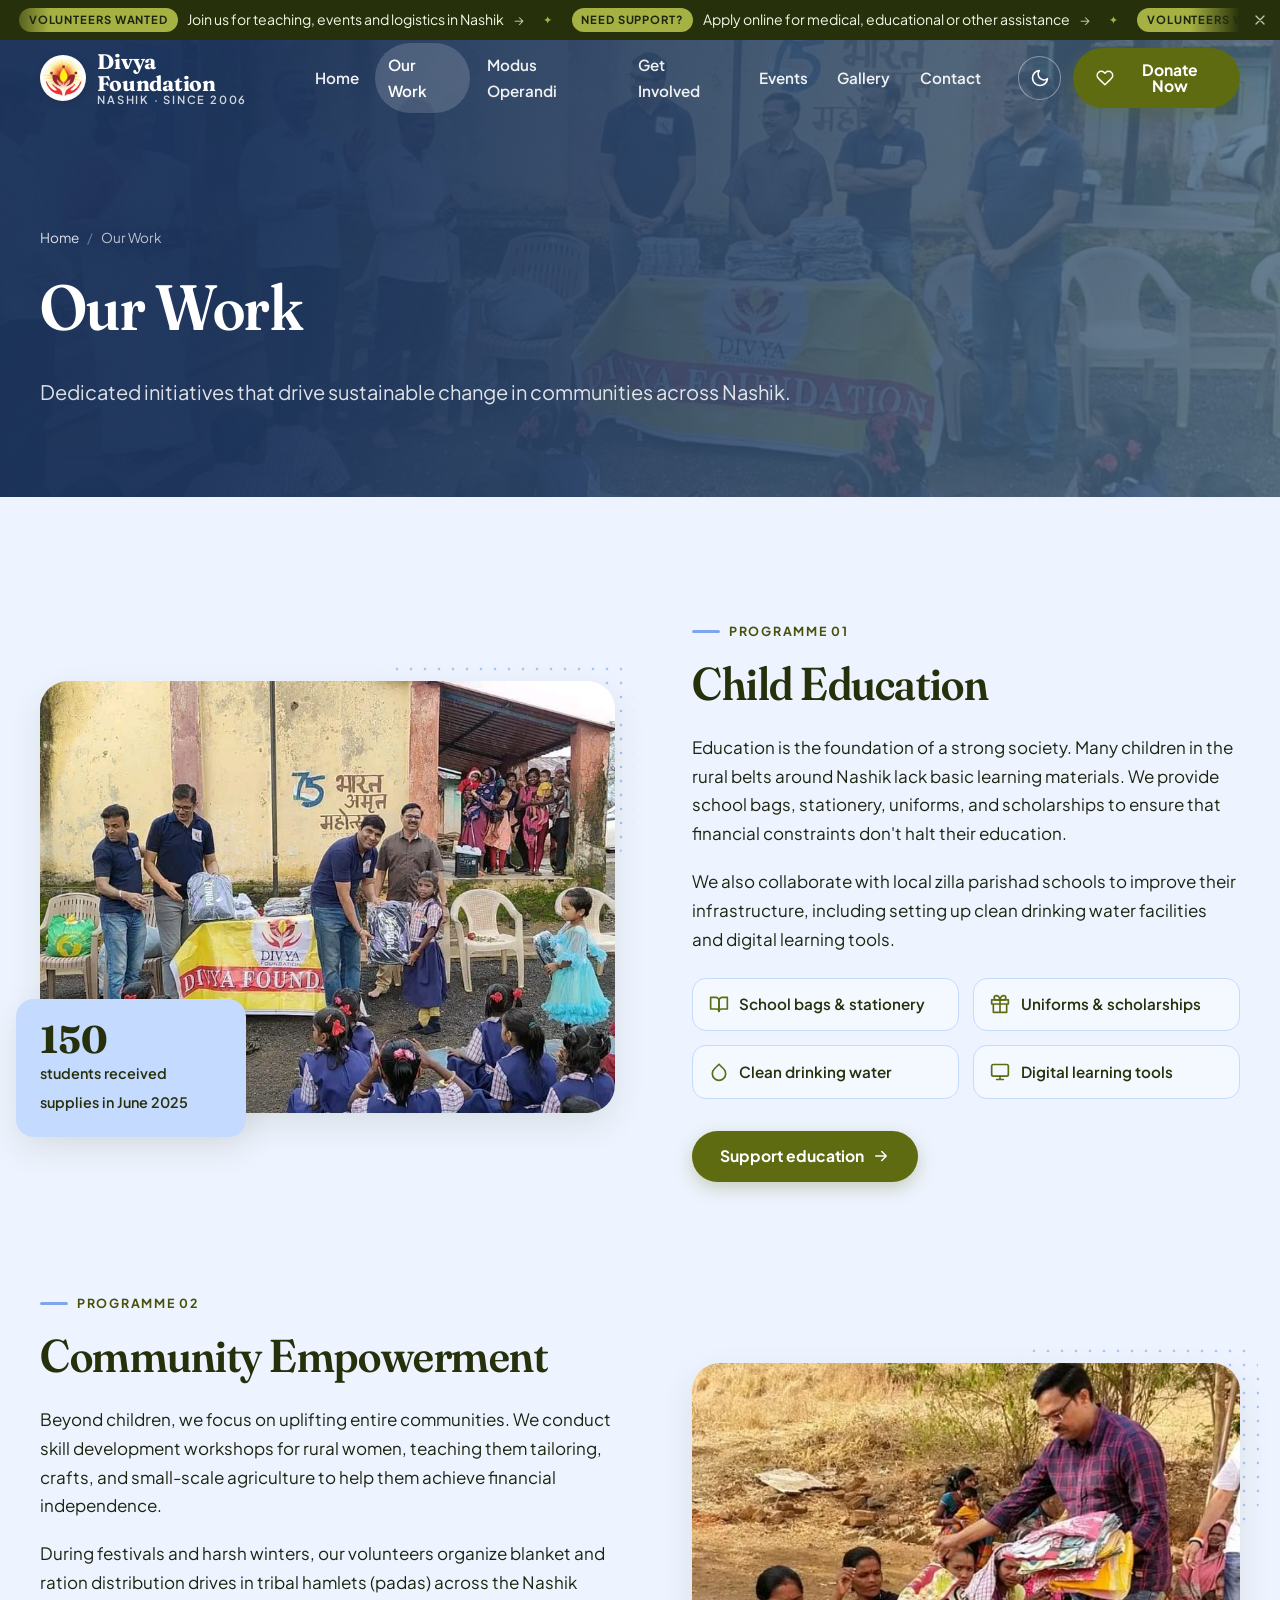
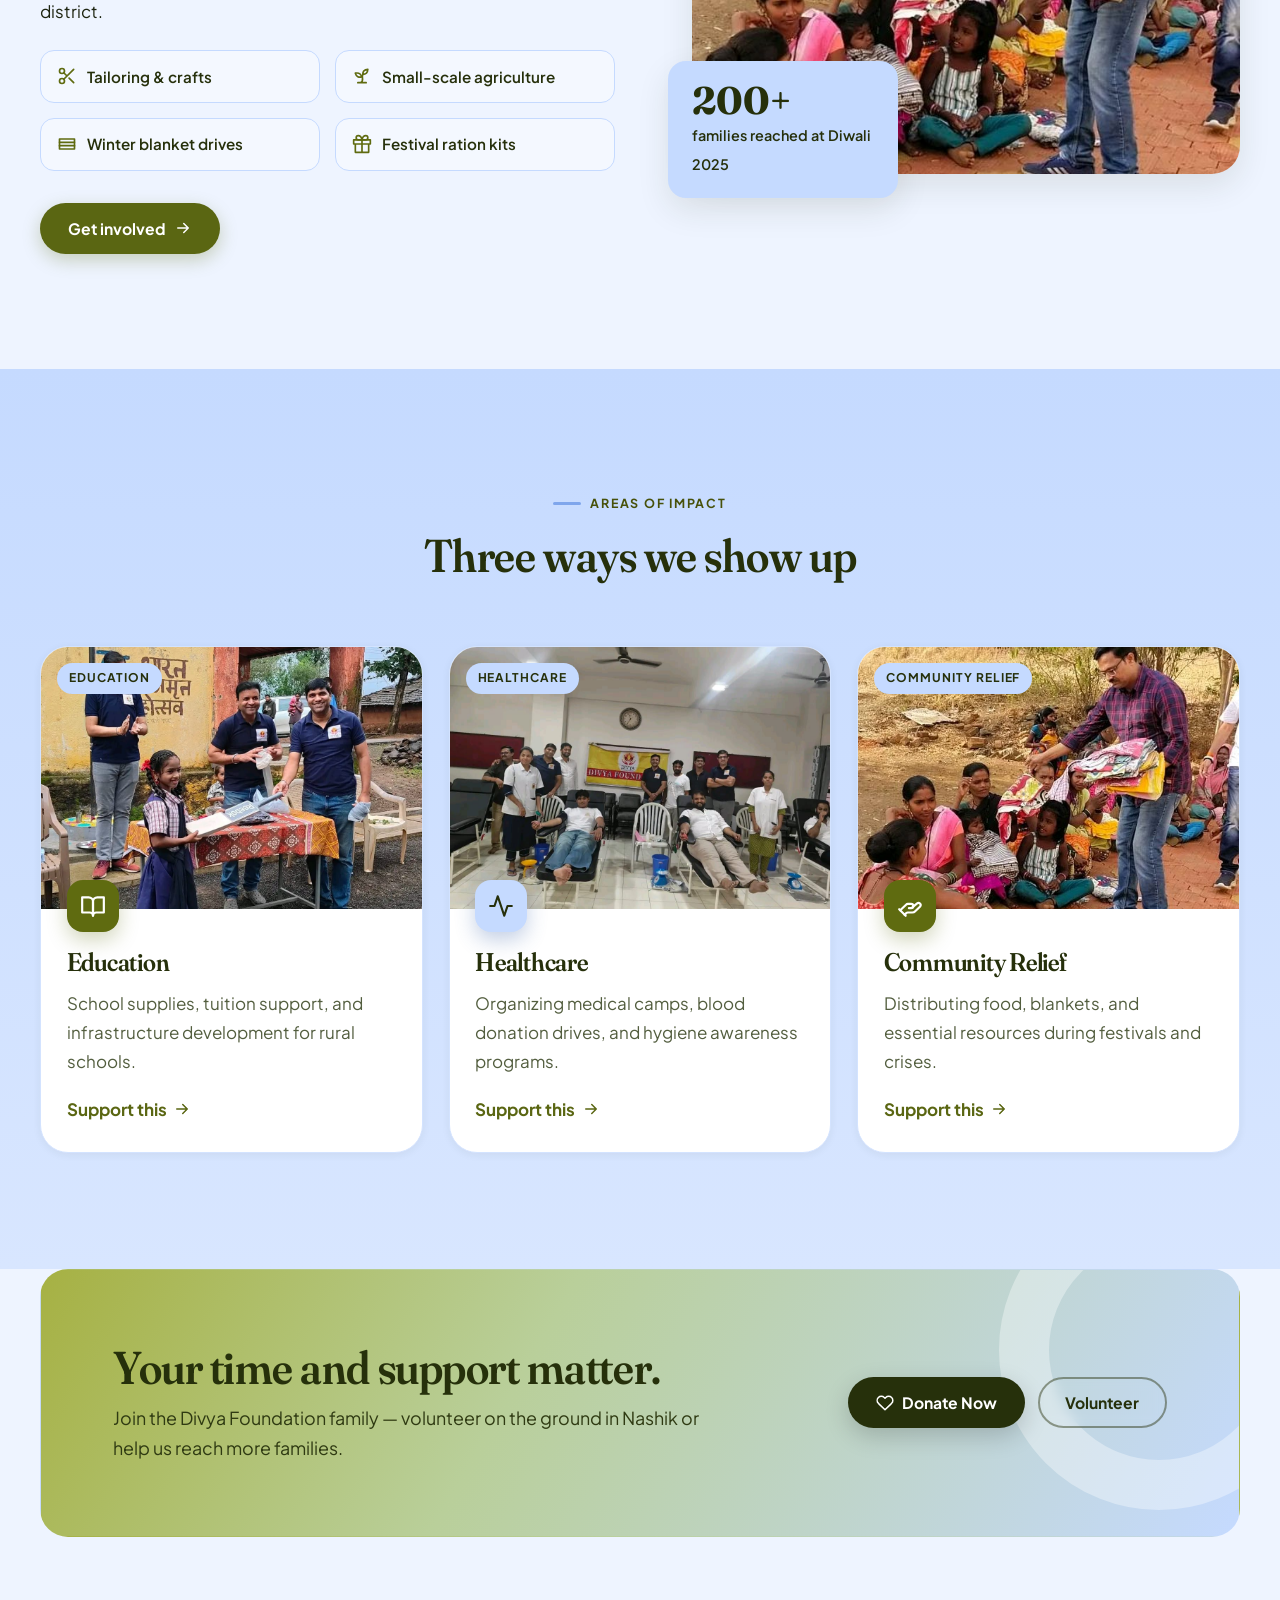
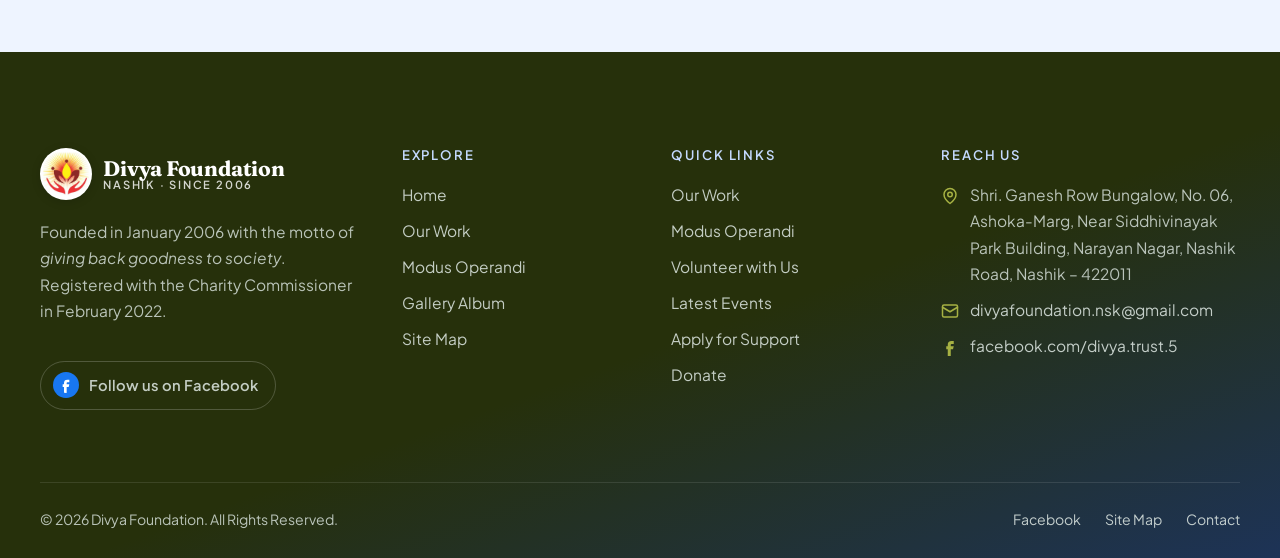
<file: our-work.html>
<!DOCTYPE html>
<html lang="en" class="no-js">
<head>
<meta charset="utf-8">
<meta name="viewport" content="width=device-width, initial-scale=1">
<title>Our Work | Divya Foundation – NGO in Nashik</title>
<meta name="description" content="Child education and community empowerment programmes by Divya Foundation across Nashik's rural and tribal belts.">
<meta name="theme-color" content="#26300b">
<script src="site-config.js?v=5"></script>
<script>(function(){try{var a=(window.DF_CONFIG||{}).announcements||[];if(a.length&&sessionStorage.getItem("df-ribbon-closed")!=="1")document.documentElement.classList.add("has-ribbon");}catch(e){}})();</script>
<script>(function(){try{var t=localStorage.getItem("df-theme");}catch(e){}if(!t)t=matchMedia("(prefers-color-scheme: dark)").matches?"dark":"light";document.documentElement.setAttribute("data-theme",t);})();</script>
<meta property="og:title" content="Our Work | Divya Foundation – NGO in Nashik">
<meta property="og:description" content="Child education and community empowerment programmes by Divya Foundation across Nashik's rural and tribal belts.">
<meta property="og:type" content="website">
<meta property="og:image" content="logo.png">
<link rel="icon" href="favicon.png" type="image/png">
<link rel="apple-touch-icon" href="logo.png">
<link rel="preconnect" href="https://fonts.googleapis.com">
<link rel="preconnect" href="https://fonts.gstatic.com" crossorigin>
<link rel="preconnect" href="https://images.unsplash.com">
<link href="https://fonts.googleapis.com/css2?family=Fraunces:ital,opsz,wght@0,9..144,400..700;1,9..144,400..600&family=Plus+Jakarta+Sans:wght@400;500;600;700&family=JetBrains+Mono:wght@400;500&display=swap" rel="stylesheet">
<style>
/* =========================================================
   Divya Foundation — redesigned stylesheet
   ========================================================= */
:root {
  /* Light theme — mossy green + sky blue */
  --ink: #1d2410;
  --ink-soft: #535e3f;
  --heading: #26300b;
  --band: #26300b;
  --green-900: #26300b;
  --green-700: #5a6612;
  --green-500: #8a9a26;
  --green-100: #dce9ff;
  --marigold: #A6B143;
  --saffron: #5f6b10;
  --saffron-dark: #47510a;
  --cream: #eef4ff;
  --sand: #C5DAFF;
  --card: #ffffff;
  --white: #ffffff;
  --moss: #A6B143;
  --sky: #C5DAFF;
  --line: rgba(29, 36, 16, 0.12);
  --btn-fg: #ffffff;
  --btn-shadow: rgba(95, 107, 16, .28);
  --ov1: rgba(28, 52, 96, .92);
  --ov2: rgba(110, 155, 230, .45);
  --ov-warm: rgba(27, 58, 110, .9);
  --cta-grad: linear-gradient(120deg, #A6B143 0%, #b9cf9a 40%, #C5DAFF 100%);
  --cta-border: transparent;
  --cta-btn: #26300b;
  --cta-btn-fg: #ffffff;
  --badge-bg: rgba(166, 177, 67, .2);
  --badge-fg: #3c460a;
  --badge-line: rgba(95, 107, 16, .4);

  --font-display: "Fraunces", Georgia, "Times New Roman", serif;
  --font-body: "Plus Jakarta Sans", system-ui, -apple-system, "Segoe UI", sans-serif;
  --font-mono: "JetBrains Mono", ui-monospace, monospace;

  --radius-sm: 10px;
  --radius: 18px;
  --radius-lg: 28px;
  --shadow-sm: 0 2px 8px rgba(38, 48, 11, 0.06);
  --shadow: 0 12px 32px rgba(38, 48, 11, 0.10);
  --shadow-lg: 0 24px 60px rgba(38, 48, 11, 0.18);
  --container: 1200px;
  --header-h: 76px;
  --ribbon-h: 0px;
  --ease: cubic-bezier(.2, .7, .2, 1);

  /* globe (light) */
  --g-space1: #eef4ff; --g-space2: #dce8ff; --g-ocean: #C5DAFF; --g-ocean2: #a8c4f5;
  --g-land: #A6B143; --g-land2: #c3cd63; --g-grat: rgba(60,85,25,.16); --g-border: rgba(40,55,10,.38);
  --g-mh: #3f4b08; --g-mhfill: rgba(255,255,255,.32); --g-dot: #2b3507; --g-dotglow: rgba(255,255,255,.95);
  --g-atmo: rgba(170,200,255,.75); --g-arch: rgba(95,107,16,.55); --g-archglow: rgba(166,177,67,.35);
}

/* Dark theme — ChessPress night graphics (near-black, teal glow) */
:root[data-theme="dark"] {
  color-scheme: dark;
  --ink: #dcebe9;
  --ink-soft: #7f9096;
  --heading: #e8f0ef;
  --band: #050d18;
  --green-900: #050d18;
  --green-700: #19c3a0;
  --green-500: #19c3a0;
  --green-100: rgba(25, 195, 160, .10);
  --marigold: #19c3a0;
  --saffron: #19c3a0;
  --saffron-dark: #3fd9b8;
  --cream: #00050d;
  --sand: #030b16;
  --card: #050d18;
  --line: #0f1e2b;
  --btn-fg: #00130e;
  --btn-shadow: rgba(25, 195, 160, .22);
  --ov1: rgba(0, 5, 13, .94);
  --ov2: rgba(0, 5, 13, .55);
  --ov-warm: rgba(2, 30, 26, .92);
  --cta-grad: radial-gradient(120% 140% at 0% 0%, rgba(25,195,160,.22), transparent 60%), #050d18;
  --cta-border: #0f1e2b;
  --cta-btn: #19c3a0;
  --cta-btn-fg: #00130e;
  --badge-bg: rgba(25, 195, 160, .12);
  --badge-fg: #7fe9d2;
  --badge-line: rgba(25, 195, 160, .4);
  --shadow-sm: 0 2px 8px rgba(0, 0, 0, .4);
  --shadow: 0 12px 32px rgba(0, 0, 0, .45);
  --shadow-lg: 0 24px 60px rgba(0, 0, 0, .6);

  --g-space1: #00050d; --g-space2: #020b18; --g-ocean: #05182f; --g-ocean2: #020b18;
  --g-land: #1c2417; --g-land2: #2d3322; --g-grat: rgba(25,195,160,.07); --g-border: rgba(25,195,160,.28);
  --g-mh: #19c3a0; --g-mhfill: rgba(25,195,160,.08); --g-dot: #19c3a0; --g-dotglow: rgba(25,195,160,.85);
  --g-atmo: rgba(25,195,160,.22); --g-arch: rgba(25,195,160,.45); --g-archglow: rgba(25,195,160,.22);
}

*, *::before, *::after { box-sizing: border-box; }
html { scroll-behavior: smooth; -webkit-text-size-adjust: 100%; }
body {
  margin: 0;
  font-family: var(--font-body);
  font-size: 1.0625rem;
  line-height: 1.7;
  color: var(--ink);
  background: var(--cream);
  -webkit-font-smoothing: antialiased;
}
img { max-width: 100%; display: block; }
a { color: var(--green-700); text-decoration-thickness: 1px; text-underline-offset: 3px; }
a:hover { color: var(--saffron-dark); }
h1, h2, h3, h4 {
  font-family: var(--font-display);
  font-weight: 600;
  line-height: 1.12;
  letter-spacing: -0.01em;
  margin: 0 0 .5em;
  color: var(--heading);
  font-variation-settings: "SOFT" 50, "opsz" 96;
}
h1 { font-size: clamp(2.5rem, 5.5vw, 4.5rem); }
h2 { font-size: clamp(2rem, 3.6vw, 3rem); }
h3 { font-size: clamp(1.3rem, 2vw, 1.6rem); }
p { margin: 0 0 1.1em; }
:focus-visible { outline: 3px solid var(--marigold); outline-offset: 3px; border-radius: 6px; }

.skip-link {
  position: absolute; left: 1rem; top: -100px; z-index: 1000;
  background: var(--band); color: #fff; padding: .7rem 1rem; border-radius: 8px;
}
.skip-link:focus { top: 1rem; color: #fff; }
.sr-only { position: absolute; width: 1px; height: 1px; overflow: hidden; clip: rect(0 0 0 0); white-space: nowrap; }

.container { width: min(100% - 2.5rem, var(--container)); margin-inline: auto; }
.section { padding: clamp(4rem, 9vw, 7.5rem) 0; }
.section--sand { background: var(--sand); }
.section--green { background: var(--band); color: #dfe9e4; }
.section--green h2, .section--green h3 { color: #fff; }

.eyebrow {
  display: inline-flex; align-items: center; gap: .55rem;
  font-size: .78rem; font-weight: 700; letter-spacing: .14em; text-transform: uppercase;
  color: var(--saffron-dark); margin-bottom: 1rem;
}
.eyebrow::before { content: ""; width: 28px; height: 2px; background: currentColor; border-radius: 2px; }
.section--green .eyebrow { color: var(--marigold); }
.lead { font-size: clamp(1.1rem, 1.6vw, 1.3rem); color: var(--ink-soft); max-width: 62ch; }
.section-head { max-width: 760px; margin-bottom: clamp(2.5rem, 5vw, 4rem); }
.section-head--center { text-align: center; margin-inline: auto; }
.section-head--center .eyebrow { justify-content: center; }
.section-head--center .lead { margin-inline: auto; }

/* ---------- Buttons ---------- */
.btn {
  --bg: var(--saffron); --fg: var(--btn-fg);
  display: inline-flex; align-items: center; justify-content: center; gap: .55rem;
  padding: .9rem 1.6rem; border-radius: 999px; border: 2px solid transparent;
  background: var(--bg); color: var(--fg);
  font: 700 .98rem/1 var(--font-body); text-decoration: none; cursor: pointer;
  transition: transform .25s var(--ease), box-shadow .25s var(--ease), background .25s;
  box-shadow: 0 6px 18px var(--btn-shadow);
}
.btn:hover { transform: translateY(-2px); color: var(--fg); background: var(--saffron-dark); box-shadow: 0 10px 26px var(--btn-shadow); }
.btn svg { width: 18px; height: 18px; transition: transform .25s var(--ease); }
.btn:hover svg { transform: translateX(3px); }
.btn--green { --bg: var(--green-700); --fg: var(--btn-fg); box-shadow: 0 6px 18px var(--btn-shadow); }
.btn--green:hover { background: var(--band); }
.btn--ghost { --bg: transparent; --fg: var(--heading); border-color: var(--heading); box-shadow: none; }
.btn--ghost:hover { background: var(--heading); color: var(--cream); box-shadow: none; }
.btn--light { --bg: rgba(255,255,255,.12); --fg: #fff; border-color: rgba(255,255,255,.55); box-shadow: none; backdrop-filter: blur(6px); }
.btn--light:hover { background: var(--card); color: var(--heading); box-shadow: none; }
.btn--block { width: 100%; }
.link-arrow {
  display: inline-flex; align-items: center; gap: .4rem; font-weight: 700; text-decoration: none; color: var(--green-700);
}
.link-arrow svg { width: 18px; height: 18px; transition: transform .25s var(--ease); }
.link-arrow:hover svg { transform: translateX(4px); }

/* ---------- Header ---------- */
.site-header {
  position: fixed; inset: 0 0 auto; z-index: 100; height: var(--header-h);
  display: flex; align-items: center;
  transition: background .3s, box-shadow .3s, height .3s;
}
.site-header .container { display: flex; align-items: center; justify-content: space-between; gap: 1.5rem; }
.site-header.is-solid, .site-header--solid {
  background: color-mix(in srgb, var(--cream) 92%, transparent); backdrop-filter: saturate(160%) blur(14px);
  box-shadow: 0 1px 0 var(--line);
}
.brand { display: flex; align-items: center; gap: .7rem; text-decoration: none; color: #fff; }
.brand__mark { width: 44px; height: 44px; flex: none; }
.brand__text { display: flex; flex-direction: column; line-height: 1.05; }
.brand__name { font-family: var(--font-display); font-weight: 700; font-size: 1.32rem; letter-spacing: -.01em; }
.brand__tag { font-size: .7rem; letter-spacing: .16em; text-transform: uppercase; opacity: .8; font-weight: 600; }
.is-solid .brand, .site-header--solid .brand { color: var(--heading); }

.nav { display: flex; align-items: center; gap: .25rem; }
.nav a {
  position: relative; padding: .55rem .8rem; border-radius: 999px;
  color: rgba(255,255,255,.92); text-decoration: none; font-weight: 600; font-size: .95rem;
  transition: color .2s, background .2s;
}
.nav a:hover { background: rgba(255,255,255,.14); color: #fff; }
.nav a[aria-current="page"] { color: #fff; background: rgba(255,255,255,.16); }
.is-solid .nav a, .site-header--solid .nav a { color: var(--ink); }
.is-solid .nav a:hover, .site-header--solid .nav a:hover { background: var(--green-100); color: var(--heading); }
.is-solid .nav a[aria-current="page"], .site-header--solid .nav a[aria-current="page"] { background: var(--green-100); color: var(--heading); }
.header-cta { display: flex; align-items: center; gap: .75rem; }
.header-cta .btn { padding: .75rem 1.3rem; }

.menu-toggle {
  display: none; width: 46px; height: 46px; border-radius: 50%;
  border: 1px solid rgba(255,255,255,.4); background: transparent; color: #fff; cursor: pointer;
  align-items: center; justify-content: center;
}
.is-solid .menu-toggle, .site-header--solid .menu-toggle { color: var(--heading); border-color: var(--line); }
.menu-toggle span, .menu-toggle span::before, .menu-toggle span::after {
  display: block; width: 20px; height: 2px; background: currentColor; border-radius: 2px; position: relative; transition: transform .3s, background .3s;
}
.menu-toggle span::before, .menu-toggle span::after { content: ""; position: absolute; left: 0; }
.menu-toggle span::before { top: -6px; }
.menu-toggle span::after { top: 6px; }
.menu-open .menu-toggle span { background: transparent; }
.menu-open .menu-toggle span::before { transform: translateY(6px) rotate(45deg); }
.menu-open .menu-toggle span::after { transform: translateY(-6px) rotate(-45deg); }

@media (max-width: 1080px) {
  .menu-toggle { display: inline-flex; }
  .nav { display: none; }
  .header-cta .btn { display: none; }
  .menu-open .site-header { background: var(--cream); }
  .menu-open .brand { color: var(--heading) !important; }
  .menu-open .menu-toggle, .menu-open .theme-toggle { color: var(--heading) !important; border-color: var(--line) !important; }
}
.nav .btn { display: none; }

/* ---------- Mobile menu: its own full-screen panel (outside the header, so nothing can trap it) ---------- */
.mnav { display: none; }
@media (max-width: 1080px) {
  .mnav {
    display: flex; flex-direction: column; position: fixed; inset: 0; z-index: 99;
    padding: calc(var(--header-h) + var(--ribbon-h) + 1rem) 1.25rem calc(1.5rem + env(safe-area-inset-bottom, 0px));
    background: var(--cream); overflow-y: auto; overscroll-behavior: contain;
    opacity: 0; visibility: hidden; transition: opacity .25s, visibility .25s;
  }
  .menu-open .mnav { opacity: 1; visibility: visible; }
  .mnav__links { list-style: none; margin: 0; padding: 0; display: grid; gap: .3rem; }
  .mnav__links a {
    display: flex; align-items: center; justify-content: space-between; gap: 1rem;
    padding: 1rem 1.1rem; border-radius: 16px; text-decoration: none;
    font-family: var(--font-display); font-size: 1.45rem; font-weight: 600; color: var(--heading);
    opacity: 0; transform: translateY(10px); transition: opacity .35s var(--ease), transform .35s var(--ease), background .2s;
  }
  .mnav__links a svg { width: 20px; height: 20px; color: var(--green-700); opacity: .6; transition: transform .2s; }
  .mnav__links a:hover svg, .mnav__links a:focus-visible svg { transform: translateX(4px); opacity: 1; }
  .mnav__links a[aria-current="page"] { background: var(--green-100); }
  .mnav__links a[aria-current="page"]::after { content: none; }
  .menu-open .mnav__links a { opacity: 1; transform: none; }
  .menu-open .mnav__links li:nth-child(2) a { transition-delay: .03s; }
  .menu-open .mnav__links li:nth-child(3) a { transition-delay: .06s; }
  .menu-open .mnav__links li:nth-child(4) a { transition-delay: .09s; }
  .menu-open .mnav__links li:nth-child(5) a { transition-delay: .12s; }
  .menu-open .mnav__links li:nth-child(6) a { transition-delay: .15s; }
  .menu-open .mnav__links li:nth-child(7) a { transition-delay: .18s; }
  .mnav__foot { margin-top: auto; padding-top: 1.5rem; display: grid; gap: .9rem; }
  .mnav__foot .btn { width: 100%; padding: 1rem; }
  .mnav__contact { display: flex; align-items: center; gap: .6rem; font-size: .92rem; color: var(--ink-soft); justify-content: center; }
  .mnav__contact svg { width: 16px; height: 16px; color: var(--green-700); }
  .mnav__contact a { color: var(--ink-soft); text-decoration: none; word-break: break-all; }
  body.menu-open { overflow: hidden; }
  body.menu-open .mobile-donate, body.menu-open .to-top { opacity: 0; pointer-events: none; }
}
@media (max-width: 1080px) and (prefers-reduced-motion: reduce) { .mnav__links a { opacity: 1; transform: none; } }

/* ---------- Hero ---------- */
.hero {
  position: relative; min-height: min(100svh, 880px); display: flex; align-items: flex-end;
  color: #fff; overflow: hidden; padding: calc(var(--header-h) + var(--ribbon-h) + 3rem) 0 clamp(3rem, 7vw, 6rem);
  background: var(--band);
}
.hero__media { position: absolute; inset: 0; }
.hero__media img { width: 100%; height: 100%; object-fit: cover; object-position: center 30%; transform: scale(1.05); animation: heroZoom 18s ease-out forwards; }
@keyframes heroZoom { to { transform: scale(1); } }
.hero__media::after {
  content: ""; position: absolute; inset: 0;
  background:
    linear-gradient(180deg, rgba(10, 30, 24, .55) 0%, rgba(10, 30, 24, .15) 35%, rgba(10, 30, 24, .82) 100%),
    linear-gradient(90deg, rgba(10, 30, 24, .65) 0%, rgba(10, 30, 24, 0) 70%);
}
.hero__content { position: relative; max-width: 780px; }
.badge {
  display: inline-flex; align-items: center; gap: .5rem;
  padding: .45rem .95rem; border-radius: 999px; font-size: .82rem; font-weight: 700; letter-spacing: .04em;
  background: var(--badge-bg); color: var(--badge-fg); border: 1px solid var(--badge-line);
  margin-bottom: 1.4rem;
}
.badge::before { content: ""; width: 8px; height: 8px; border-radius: 50%; background: var(--marigold); box-shadow: 0 0 0 4px var(--badge-bg); }
.hero h1 { color: #fff; margin-bottom: 1.2rem; }
.hero h1 em { font-style: italic; color: var(--marigold); font-weight: 500; }
.hero p { font-size: clamp(1.1rem, 1.7vw, 1.3rem); color: rgba(255,255,255,.88); max-width: 56ch; margin-bottom: 2rem; }
.hero__actions { display: flex; flex-wrap: wrap; gap: .9rem; }
.hero__scroll {
  position: absolute; right: 2.5rem; bottom: 2.5rem; writing-mode: vertical-rl;
  font-size: .72rem; letter-spacing: .3em; text-transform: uppercase; color: rgba(255,255,255,.7);
  display: flex; align-items: center; gap: .8rem;
}
.hero__scroll::after { content: ""; width: 1px; height: 60px; background: linear-gradient(rgba(255,255,255,.7), transparent); }
@media (max-width: 720px) { .hero__scroll { display: none; } }

/* Page hero (inner pages) */
.page-hero {
  position: relative; color: #fff; overflow: hidden;
  padding: calc(var(--header-h) + var(--ribbon-h) + clamp(3.5rem, 8vw, 6rem)) 0 clamp(3.5rem, 7vw, 5.5rem);
  background: var(--band);
}
.page-hero__media { position: absolute; inset: 0; }
.page-hero__media img { width: 100%; height: 100%; object-fit: cover; opacity: .35; }
.page-hero__media::after { content: ""; position: absolute; inset: 0; background: linear-gradient(100deg, var(--ov1) 20%, var(--ov2)); }
.page-hero .container { position: relative; }
.page-hero h1 { color: #fff; font-size: clamp(2.4rem, 5vw, 4rem); max-width: 16ch; }
.page-hero p { color: rgba(255,255,255,.85); font-size: clamp(1.05rem, 1.6vw, 1.25rem); max-width: 58ch; margin: 0; }
.breadcrumb { display: flex; gap: .5rem; font-size: .85rem; margin-bottom: 1.4rem; color: rgba(255,255,255,.7); list-style: none; padding: 0; }
.breadcrumb a { color: rgba(255,255,255,.85); text-decoration: none; }
.breadcrumb a:hover { color: var(--marigold); }
.breadcrumb li + li::before { content: "/"; margin-right: .5rem; opacity: .5; }

/* ---------- Trust strip ---------- */
.trust {
  position: relative; z-index: 2; margin-top: -3rem;
}
.trust__inner {
  background: var(--card); border-radius: var(--radius-lg); box-shadow: var(--shadow);
  display: grid; grid-template-columns: repeat(4, 1fr);
}
.trust__item { padding: 1.6rem 1.6rem; display: flex; gap: 1rem; align-items: center; }
.trust__item + .trust__item { border-left: 1px solid var(--line); }
.trust__icon {
  flex: none; width: 48px; height: 48px; border-radius: 14px; display: grid; place-items: center;
  background: var(--green-100); color: var(--green-700);
}
.trust__icon svg { width: 24px; height: 24px; }
.trust__item strong { display: block; font-size: 1rem; color: var(--heading); line-height: 1.3; }
.trust__item span { font-size: .87rem; color: var(--ink-soft); line-height: 1.4; display: block; }
@media (max-width: 960px) {
  .trust__inner { grid-template-columns: 1fr 1fr; }
  .trust__item:nth-child(3) { border-left: 0; }
  .trust__item:nth-child(n+3) { border-top: 1px solid var(--line); }
}
@media (max-width: 560px) {
  .trust__inner { grid-template-columns: 1fr; }
  .trust__item + .trust__item { border-left: 0; border-top: 1px solid var(--line); }
  .trust__item { padding: 1.2rem 1.4rem; }
}

/* ---------- Split / About ---------- */
.split { display: grid; grid-template-columns: 1.05fr 1fr; gap: clamp(2.5rem, 6vw, 5.5rem); align-items: center; }
.split--reverse .split__media { order: 2; }
@media (max-width: 900px) { .split { grid-template-columns: 1fr; } .split--reverse .split__media { order: 0; } }
.split__media { position: relative; }
.split__media img { width: 100%; aspect-ratio: 4/4.4; object-fit: cover; border-radius: var(--radius-lg); box-shadow: var(--shadow); }
.split__media--wide img { aspect-ratio: 4/3; }
.media-accent {
  position: absolute; left: -1.5rem; bottom: -1.5rem; background: var(--marigold); color: var(--heading);
  border-radius: var(--radius); padding: 1.3rem 1.5rem; box-shadow: var(--shadow); max-width: 230px;
}
.media-accent strong { font-family: var(--font-display); font-size: 2.4rem; display: block; line-height: 1; }
.media-accent span { font-size: .9rem; font-weight: 600; }
@media (max-width: 560px) { .media-accent { left: 1rem; bottom: -1.2rem; } }
.split__media::before {
  content: ""; position: absolute; right: -1.2rem; top: -1.2rem; width: 45%; height: 45%;
  border-radius: var(--radius-lg); background: radial-gradient(circle, var(--green-500) 1.5px, transparent 1.6px) 0 0/14px 14px; opacity: .35; z-index: -1;
}

.stats { display: grid; grid-template-columns: repeat(2, 1fr); gap: 1rem; margin: 2rem 0; }
.stat {
  background: var(--card); border-radius: var(--radius); padding: 1.3rem 1.4rem; border: 1px solid var(--line);
}
.stat__num { font-family: var(--font-display); font-size: clamp(2.2rem, 4vw, 2.9rem); font-weight: 600; color: var(--green-700); line-height: 1; }
.stat__label { font-size: .92rem; color: var(--ink-soft); margin-top: .35rem; font-weight: 600; }

.checklist { list-style: none; padding: 0; margin: 0 0 2rem; display: grid; gap: .8rem; }
.checklist li { display: flex; gap: .8rem; align-items: flex-start; }
.checklist li::before {
  content: ""; flex: none; width: 22px; height: 22px; margin-top: .25rem; border-radius: 50%;
  background: var(--green-100) url("data:image/svg+xml,%3Csvg xmlns='http://www.w3.org/2000/svg' viewBox='0 0 24 24' fill='none' stroke='%231f5f4a' stroke-width='3' stroke-linecap='round' stroke-linejoin='round'%3E%3Cpath d='M5 12l5 5L20 7'/%3E%3C/svg%3E") center/13px no-repeat;
}

/* ---------- Impact cards ---------- */
.cards { display: grid; grid-template-columns: repeat(3, 1fr); gap: 1.6rem; }
@media (max-width: 960px) { .cards { grid-template-columns: 1fr 1fr; } }
@media (max-width: 640px) { .cards { grid-template-columns: 1fr; } }
.card {
  position: relative; background: var(--card); border-radius: var(--radius-lg); overflow: hidden;
  box-shadow: var(--shadow-sm); border: 1px solid var(--line);
  display: flex; flex-direction: column;
  transition: transform .35s var(--ease), box-shadow .35s var(--ease);
}
.card:hover { transform: translateY(-6px); box-shadow: var(--shadow-lg); }
.card__media { aspect-ratio: 16/11; overflow: hidden; position: relative; }
.card__media img { width: 100%; height: 100%; object-fit: cover; transition: transform .7s var(--ease); }
.card:hover .card__media img { transform: scale(1.06); }
.card__tag {
  position: absolute; left: 1rem; top: 1rem; background: rgba(255,255,255,.94); color: var(--heading);
  font-size: .75rem; font-weight: 700; letter-spacing: .08em; text-transform: uppercase; padding: .35rem .75rem; border-radius: 999px;
}
.card__body { padding: 1.6rem 1.6rem 1.8rem; display: flex; flex-direction: column; flex: 1; }
.card__icon {
  width: 52px; height: 52px; border-radius: 16px; margin: -3.4rem 0 1rem; position: relative;
  background: var(--saffron); color: var(--btn-fg); display: grid; place-items: center; box-shadow: 0 8px 20px var(--btn-shadow);
}
.card__icon svg { width: 26px; height: 26px; }
.card p { color: var(--ink-soft); flex: 1; }
.card .link-arrow::after { content: ""; position: absolute; inset: 0; }

/* ---------- Steps ---------- */
.steps { display: grid; grid-template-columns: repeat(4, 1fr); gap: 1.4rem; counter-reset: step; }
@media (max-width: 1000px) { .steps { grid-template-columns: 1fr 1fr; } }
@media (max-width: 600px) { .steps { grid-template-columns: 1fr; } }
.step {
  position: relative; padding: 2rem 1.6rem 1.8rem; border-radius: var(--radius-lg);
  background: rgba(255,255,255,.05); border: 1px solid rgba(255,255,255,.12);
  transition: background .3s, transform .3s var(--ease);
}
.step:hover { background: rgba(255,255,255,.09); transform: translateY(-4px); }
.step__num {
  font-family: var(--font-display); font-size: 3.2rem; line-height: 1; color: var(--marigold); font-weight: 500; margin-bottom: 1.2rem; display: block;
}
.step h3 { font-size: 1.35rem; }
.step p { color: rgba(223,233,228,.85); font-size: .98rem; margin: 0; }
.section--sand .step, .steps--light .step { background: var(--card); border-color: var(--line); box-shadow: var(--shadow-sm); }
.steps--light .step p { color: var(--ink-soft); }
.steps--light .step__num { color: var(--saffron); }

/* Vertical process (Modus Operandi page) */
.process { position: relative; display: grid; gap: 1.5rem; max-width: 900px; margin-inline: auto; }
.process::before { content: ""; position: absolute; left: 35px; top: 30px; bottom: 30px; width: 2px; background: linear-gradient(var(--marigold), var(--green-500)); }
.process__item { position: relative; display: grid; grid-template-columns: 72px 1fr; gap: 1.6rem; align-items: start; }
.process__num {
  width: 72px; height: 72px; border-radius: 50%; display: grid; place-items: center;
  background: var(--band); color: var(--marigold); font-family: var(--font-display); font-size: 1.7rem; font-weight: 600;
  box-shadow: 0 0 0 8px var(--cream); position: relative;
}
.process__card { background: var(--card); border-radius: var(--radius-lg); padding: 1.8rem 2rem; border: 1px solid var(--line); box-shadow: var(--shadow-sm); }
.process__card h3 { display: flex; align-items: center; gap: .7rem; }
.process__card h3 svg { width: 26px; height: 26px; color: var(--saffron); flex: none; }
.process__card p { margin: 0; color: var(--ink-soft); }
@media (max-width: 600px) {
  .process::before { left: 23px; }
  .process__item { grid-template-columns: 48px 1fr; gap: 1rem; }
  .process__num { width: 48px; height: 48px; font-size: 1.2rem; }
  .process__card { padding: 1.4rem 1.3rem; }
}

/* ---------- Program blocks (Our Work) ---------- */
.program + .program { margin-top: clamp(4rem, 8vw, 7rem); }
.program__list { display: grid; grid-template-columns: 1fr 1fr; gap: .9rem; margin: 1.5rem 0 2rem; padding: 0; list-style: none; }
.program__list li {
  display: flex; align-items: center; gap: .65rem; background: var(--card); border: 1px solid var(--line);
  padding: .8rem 1rem; border-radius: 14px; font-weight: 600; font-size: .95rem; color: var(--heading);
}
.program__list svg { width: 20px; height: 20px; color: var(--saffron); flex: none; }
@media (max-width: 480px) { .program__list { grid-template-columns: 1fr; } }

/* ---------- Events ---------- */
.events { display: grid; grid-template-columns: repeat(3, 1fr); gap: 1.6rem; }
@media (max-width: 960px) { .events { grid-template-columns: 1fr 1fr; } }
@media (max-width: 640px) { .events { grid-template-columns: 1fr; } }
.event__date {
  position: absolute; right: 1rem; top: 1rem; background: var(--band); color: #fff; border-radius: 14px;
  padding: .55rem .8rem; text-align: center; line-height: 1.1; box-shadow: var(--shadow);
}
.event__date b { display: block; font-family: var(--font-display); font-size: 1.15rem; color: var(--marigold); }
.event__date small { font-size: .72rem; letter-spacing: .1em; text-transform: uppercase; }
.event__meta { display: flex; align-items: center; gap: .45rem; font-size: .88rem; color: var(--ink-soft); font-weight: 600; margin-bottom: .6rem; }
.event__meta svg { width: 16px; height: 16px; color: var(--saffron); }
.event__impact {
  display: inline-flex; align-items: center; gap: .45rem; margin-top: .5rem; align-self: flex-start;
  background: var(--green-100); color: var(--green-700); font-weight: 700; font-size: .85rem;
  padding: .4rem .8rem; border-radius: 999px;
}

/* Timeline (events page) */
.timeline { position: relative; display: grid; gap: 2.5rem; }
.timeline-item { display: grid; grid-template-columns: 1fr 1.1fr; gap: 0; background: var(--card); border-radius: var(--radius-lg); overflow: hidden; border: 1px solid var(--line); box-shadow: var(--shadow-sm); transition: box-shadow .35s; }
.timeline-item:hover { box-shadow: var(--shadow-lg); }
.timeline-item:nth-child(even) .timeline-item__media { order: 2; }
.timeline-item__media { position: relative; min-height: 300px; overflow: hidden; }
.timeline-item__media img { position: absolute; inset: 0; width: 100%; height: 100%; object-fit: cover; transition: transform .8s var(--ease); }
.timeline-item:hover .timeline-item__media img { transform: scale(1.05); }
.timeline-item__body { padding: clamp(1.8rem, 4vw, 3rem); display: flex; flex-direction: column; justify-content: center; }
.timeline-item__when { font-size: .8rem; font-weight: 700; letter-spacing: .14em; text-transform: uppercase; color: var(--saffron-dark); margin-bottom: .6rem; }
@media (max-width: 800px) {
  .timeline-item { grid-template-columns: 1fr; }
  .timeline-item:nth-child(even) .timeline-item__media { order: 0; }
  .timeline-item__media { min-height: 220px; }
}

/* ---------- Gallery ---------- */
.gallery { columns: 3 280px; column-gap: 1.2rem; }
.gallery__item {
  break-inside: avoid; margin: 0 0 1.2rem; position: relative; border-radius: var(--radius); overflow: hidden; cursor: zoom-in;
  display: block; width: 100%; padding: 0; border: 0; background: var(--sand);
}
.gallery__item img { width: 100%; height: auto; transition: transform .7s var(--ease), filter .4s; }
.gallery__item:hover img { transform: scale(1.05); }
.gallery__item::after {
  content: ""; position: absolute; inset: 0; background: linear-gradient(transparent 55%, var(--ov1)); opacity: 0; transition: opacity .35s;
}
.gallery__item:hover::after, .gallery__item:focus-visible::after { opacity: 1; }
.gallery__cap {
  position: absolute; left: 1rem; right: 1rem; bottom: .9rem; z-index: 1; color: #fff; font-weight: 600; font-size: .95rem; text-align: left;
  transform: translateY(8px); opacity: 0; transition: .35s var(--ease);
}
.gallery__item:hover .gallery__cap, .gallery__item:focus-visible .gallery__cap { transform: none; opacity: 1; }

.gallery-strip { display: grid; grid-template-columns: repeat(4, 1fr); gap: 1rem; }
.gallery-strip .gallery__item { margin: 0; aspect-ratio: 1; }
.gallery-strip .gallery__item img { height: 100%; object-fit: cover; }
.gallery-strip .gallery__item:nth-child(1) { grid-column: span 2; grid-row: span 2; aspect-ratio: auto; }
@media (max-width: 760px) { .gallery-strip { grid-template-columns: 1fr 1fr; } }

/* Lightbox */
.lightbox {
  position: fixed; inset: 0; z-index: 300; background: rgba(8, 20, 16, .94);
  display: none; align-items: center; justify-content: center; padding: 4rem 1rem;
}
.lightbox.is-open { display: flex; animation: fadeIn .25s; }
.lightbox img { max-height: 82vh; max-width: min(1100px, 100%); border-radius: 14px; box-shadow: var(--shadow-lg); }
.lightbox__caption { position: absolute; bottom: 1.4rem; left: 0; right: 0; text-align: center; color: rgba(255,255,255,.8); font-size: .95rem; }
.lightbox__btn {
  position: absolute; width: 52px; height: 52px; border-radius: 50%; border: 1px solid rgba(255,255,255,.25);
  background: rgba(255,255,255,.08); color: #fff; cursor: pointer; display: grid; place-items: center; transition: background .2s;
}
.lightbox__btn:hover { background: rgba(255,255,255,.2); }
.lightbox__btn svg { width: 22px; height: 22px; }
.lightbox__close { top: 1.2rem; right: 1.2rem; }
.lightbox__prev { left: 1.2rem; top: 50%; transform: translateY(-50%); }
.lightbox__next { right: 1.2rem; top: 50%; transform: translateY(-50%); }
@media (max-width: 640px) { .lightbox__prev, .lightbox__next { top: auto; bottom: 4rem; transform: none; } }

/* ---------- Involve cards ---------- */
.involve { display: grid; grid-template-columns: 1fr 1fr; gap: 1.8rem; }
@media (max-width: 860px) { .involve { grid-template-columns: 1fr; } }
.involve-card {
  position: relative; border-radius: var(--radius-lg); overflow: hidden; min-height: 520px; color: #fff;
  display: flex; flex-direction: column; justify-content: flex-end; padding: clamp(1.8rem, 4vw, 2.8rem);
  isolation: isolate;
}
.involve-card img { position: absolute; inset: 0; width: 100%; height: 100%; object-fit: cover; z-index: -2; transition: transform .8s var(--ease); }
.involve-card:hover img { transform: scale(1.05); }
.involve-card::before { content: ""; position: absolute; inset: 0; z-index: -1; background: linear-gradient(180deg, transparent 20%, var(--ov1) 80%); }
.involve-card--warm::before { background: linear-gradient(180deg, transparent 20%, var(--ov-warm) 80%); }
.involve-card h2 { color: #fff; font-size: clamp(1.8rem, 3vw, 2.4rem); }
.involve-card p { color: rgba(255,255,255,.9); max-width: 48ch; }
.involve-card .chips { margin-bottom: 1.6rem; }
.chips { display: flex; flex-wrap: wrap; gap: .5rem; }
.chip { padding: .4rem .85rem; border-radius: 999px; font-size: .85rem; font-weight: 600; background: rgba(255,255,255,.14); border: 1px solid rgba(255,255,255,.3); backdrop-filter: blur(6px); }

/* ---------- CTA band ---------- */
.cta-band {
  position: relative; overflow: hidden; border-radius: var(--radius-lg); padding: clamp(2.5rem, 6vw, 4.5rem);
  background: var(--cta-grad); color: #fff; border: 1px solid var(--cta-border);
  display: grid; grid-template-columns: 1.4fr 1fr; gap: 2rem; align-items: center;
}
.cta-band::after {
  content: ""; position: absolute; right: -80px; top: -80px; width: 320px; height: 320px; border-radius: 50%;
  border: 50px solid rgba(255,255,255,.12);
}
.cta-band h2 { color: #fff; margin-bottom: .6rem; }
.cta-band p { color: rgba(255,255,255,.92); margin: 0; font-size: 1.12rem; }
.cta-band__actions { display: flex; flex-wrap: wrap; gap: .8rem; justify-content: flex-end; position: relative; z-index: 1; }
.cta-band .btn { --bg: var(--cta-btn); --fg: var(--cta-btn-fg); box-shadow: 0 8px 24px rgba(0,0,0,.18); }
.cta-band .btn:hover { background: var(--band); color: #fff; filter: brightness(1.1); }
.cta-band .btn--light { --bg: transparent; --fg: #fff; border-color: rgba(255,255,255,.7); box-shadow: none; }
@media (max-width: 820px) { .cta-band { grid-template-columns: 1fr; } .cta-band__actions { justify-content: flex-start; } }

/* Quote */
.quote { max-width: 900px; margin: 0 auto; text-align: center; }
.quote blockquote { margin: 0; font-family: var(--font-display); font-size: clamp(1.6rem, 3.2vw, 2.5rem); line-height: 1.3; color: #fff; font-weight: 400; font-style: italic; }
.quote blockquote::before { content: "\201C"; display: block; font-size: 5rem; line-height: .6; color: var(--marigold); margin-bottom: 1rem; font-style: normal; }
.quote cite { display: block; margin-top: 1.5rem; font-style: normal; font-weight: 700; letter-spacing: .12em; text-transform: uppercase; font-size: .82rem; color: var(--marigold); }

/* ---------- Forms ---------- */
.form { display: grid; gap: 1.1rem; }
.form-row { display: grid; grid-template-columns: 1fr 1fr; gap: 1.1rem; }
@media (max-width: 560px) { .form-row { grid-template-columns: 1fr; } }
.field { display: grid; gap: .4rem; }
.field label { font-weight: 700; font-size: .9rem; color: var(--heading); }
.field label .opt { font-weight: 500; color: var(--ink-soft); }
.field input, .field textarea, .field select {
  width: 100%; font: inherit; font-size: 1rem; color: var(--ink);
  padding: .85rem 1rem; border-radius: 12px; border: 1.5px solid var(--line); background: var(--card);
  transition: border-color .2s, box-shadow .2s;
}
.field textarea { min-height: 140px; resize: vertical; }
.field input:focus, .field textarea:focus, .field select:focus { outline: none; border-color: var(--green-500); box-shadow: 0 0 0 4px var(--green-100); }
.field.has-error input, .field.has-error textarea { border-color: #c0392b; }
.field__error { color: #b03225; font-size: .84rem; font-weight: 600; display: none; }
.field.has-error .field__error { display: block; }
.input-prefix { display: flex; }
.input-prefix span {
  display: grid; place-items: center; padding: 0 .9rem; background: var(--sand); border: 1.5px solid var(--line); border-right: 0;
  border-radius: 12px 0 0 12px; font-weight: 700; color: var(--ink-soft); font-size: .95rem;
}
.input-prefix input { border-radius: 0 12px 12px 0; }
.form-note { font-size: .85rem; color: var(--ink-soft); margin: 0; display: flex; gap: .5rem; align-items: flex-start; }
.form-note svg { width: 16px; height: 16px; flex: none; margin-top: .25rem; color: var(--green-500); }
.form-success {
  display: none; text-align: center; padding: 1.5rem 0 .5rem;
}
.form-success.is-visible { display: block; animation: fadeIn .4s; }
.form-success__icon { width: 72px; height: 72px; margin: 0 auto 1rem; border-radius: 50%; display: grid; place-items: center; background: var(--green-100); color: var(--green-700); }
.form-success__icon svg { width: 36px; height: 36px; }
.amounts { display: grid; grid-template-columns: repeat(4, 1fr); gap: .5rem; }
.amounts label { position: relative; cursor: pointer; }
.amounts input { position: absolute; opacity: 0; }
.amounts span {
  display: block; text-align: center; padding: .7rem .3rem; border: 1.5px solid var(--line); border-radius: 12px; font-weight: 700; font-size: .92rem; transition: .2s; background: var(--card);
}
.amounts input:checked + span { border-color: var(--saffron); background: var(--green-100); color: var(--green-700); }
.amounts input:focus-visible + span { outline: 3px solid var(--marigold); outline-offset: 2px; }

/* ---------- Modal ---------- */
.modal {
  position: fixed; inset: 0; z-index: 400; display: none; align-items: center; justify-content: center; padding: 1rem;
  background: rgba(8, 20, 16, .6); backdrop-filter: blur(4px);
}
.modal.is-open { display: flex; animation: fadeIn .25s; }
.modal__dialog {
  position: relative; width: min(100%, 940px); max-height: calc(100vh - 2rem); overflow: auto;
  background: var(--cream); border-radius: var(--radius-lg); box-shadow: var(--shadow-lg);
  display: grid; grid-template-columns: .9fr 1.1fr; animation: rise .35s var(--ease);
}
.modal__aside {
  position: relative; color: #fff; padding: 2.4rem; display: flex; flex-direction: column; justify-content: flex-end; min-height: 100%;
  background: linear-gradient(180deg, transparent, var(--ov1)) center/cover; background-size: cover; background-position: center;
}
.modal__aside h3 { color: #fff; font-size: 1.7rem; }
.modal__aside ul { list-style: none; padding: 0; margin: 0; display: grid; gap: .6rem; font-size: .95rem; }
.modal__aside li { display: flex; gap: .6rem; }
.modal__aside li svg { width: 18px; height: 18px; flex: none; margin-top: .3rem; color: var(--marigold); }
.modal__body { padding: 2.6rem 2.4rem 2.2rem; }
.modal__body h2 { font-size: 2.1rem; margin-bottom: .3rem; }
.modal__body > p { color: var(--ink-soft); }
.modal__close {
  position: absolute; right: 1rem; top: 1rem; z-index: 2; width: 42px; height: 42px; border-radius: 50%; border: 0;
  background: var(--card); color: var(--heading); cursor: pointer; display: grid; place-items: center; box-shadow: var(--shadow-sm);
}
.modal__close:hover { background: var(--green-100); }
.modal__close { color: var(--heading); }
.modal__close svg { width: 20px; height: 20px; }
@media (max-width: 760px) {
  .modal { align-items: flex-end; padding: 0; }
  .modal__dialog { grid-template-columns: 1fr; border-radius: var(--radius-lg) var(--radius-lg) 0 0; max-height: 92vh; }
  .modal__aside { display: none; }
  .modal__body { padding: 2.2rem 1.4rem 1.6rem; }
}

/* ---------- Contact ---------- */
.contact-grid { display: grid; grid-template-columns: .85fr 1.15fr; gap: clamp(2rem, 5vw, 4rem); align-items: start; }
@media (max-width: 900px) { .contact-grid { grid-template-columns: 1fr; } }
.info-list { display: grid; gap: 1rem; margin-bottom: 2rem; }
.info {
  display: flex; gap: 1rem; padding: 1.3rem 1.4rem; background: var(--card); border: 1px solid var(--line); border-radius: var(--radius);
}
.info__icon { width: 48px; height: 48px; flex: none; border-radius: 14px; background: var(--green-100); color: var(--green-700); display: grid; place-items: center; }
.info__icon svg { width: 22px; height: 22px; }
.info h3 { font-family: var(--font-body); font-size: .8rem; letter-spacing: .12em; text-transform: uppercase; color: var(--ink-soft); margin-bottom: .3rem; font-weight: 700; }
.info p, .info address { margin: 0; font-style: normal; font-weight: 600; color: var(--heading); line-height: 1.55; word-break: break-word; }
.panel { background: var(--card); border-radius: var(--radius-lg); padding: clamp(1.6rem, 4vw, 2.6rem); box-shadow: var(--shadow); border: 1px solid var(--line); }
.map { border-radius: var(--radius-lg); overflow: hidden; border: 1px solid var(--line); box-shadow: var(--shadow-sm); aspect-ratio: 16/7; background: var(--sand); }
.map iframe { width: 100%; height: 100%; border: 0; display: block; }
@media (max-width: 700px) { .map { aspect-ratio: 4/3; } }

/* ---------- Sitemap ---------- */
.sitemap { display: grid; grid-template-columns: repeat(auto-fit, minmax(260px, 1fr)); gap: 1.6rem; }
.sitemap .panel h2 { font-size: 1.5rem; }
.sitemap ul { list-style: none; padding: 0; margin: 0; display: grid; gap: .3rem; }
.sitemap a { display: flex; justify-content: space-between; align-items: center; padding: .75rem 0; border-bottom: 1px solid var(--line); text-decoration: none; font-weight: 600; }
.sitemap a svg { width: 18px; height: 18px; }

/* ---------- Footer ---------- */
.site-footer { background: var(--band); color: rgba(223,233,228,.8); padding: clamp(4rem, 8vw, 6rem) 0 0; font-size: .97rem; }
.site-footer a { color: rgba(223,233,228,.85); text-decoration: none; }
.site-footer a:hover { color: var(--marigold); }
.footer-grid { display: grid; grid-template-columns: 1.4fr 1fr 1fr 1.3fr; gap: 2.5rem; }
@media (max-width: 960px) { .footer-grid { grid-template-columns: 1fr 1fr; } }
@media (max-width: 560px) { .footer-grid { grid-template-columns: 1fr; } }
.site-footer h4 { font-family: var(--font-body); color: #fff; font-size: .82rem; letter-spacing: .14em; text-transform: uppercase; margin-bottom: 1.2rem; }
.site-footer ul { list-style: none; margin: 0; padding: 0; display: grid; gap: .6rem; }
.site-footer .brand { color: #fff; margin-bottom: 1.2rem; }
.footer-contact li { display: flex; gap: .7rem; align-items: flex-start; }
.footer-contact svg { width: 18px; height: 18px; flex: none; margin-top: .3rem; color: var(--marigold); }
.footer-contact address { font-style: normal; }
.socials { display: flex; gap: .6rem; margin-top: 1.5rem; }
.socials a { width: 42px; height: 42px; border-radius: 50%; display: grid; place-items: center; border: 1px solid rgba(255,255,255,.18); transition: .25s; }
.socials a:hover { background: var(--marigold); color: var(--heading); border-color: var(--marigold); }
.socials svg { width: 18px; height: 18px; }
.footer-bottom {
  margin-top: clamp(3rem, 6vw, 4.5rem); padding: 1.6rem 0; border-top: 1px solid rgba(255,255,255,.1);
  display: flex; justify-content: space-between; gap: 1rem; flex-wrap: wrap; font-size: .88rem;
}
.footer-bottom nav { display: flex; gap: 1.5rem; }

/* Back to top + floating donate */
.to-top {
  position: fixed; right: 1.2rem; bottom: 1.2rem; z-index: 90; width: 50px; height: 50px; border-radius: 50%;
  border: 0; background: var(--band); color: #fff; cursor: pointer; display: grid; place-items: center; box-shadow: var(--shadow);
  opacity: 0; visibility: hidden; transform: translateY(10px); transition: .3s var(--ease);
}
.to-top.is-visible { opacity: 1; visibility: visible; transform: none; }
.to-top:hover { background: var(--saffron); color: var(--btn-fg); }
.to-top svg { width: 20px; height: 20px; }
.mobile-donate { display: none; }
@media (max-width: 1080px) {
  .mobile-donate {
    position: fixed; left: 1rem; right: 5rem; bottom: 1.2rem; z-index: 90; display: flex;
    transform: translateY(150%); transition: transform .35s var(--ease);
  }
  .mobile-donate.is-visible { transform: none; }
  .mobile-donate .btn { width: 100%; }
}

/* ---------- Reveal animations ---------- */
.reveal { opacity: 0; transform: translateY(28px); transition: opacity .8s var(--ease), transform .8s var(--ease); }
.reveal.is-in { opacity: 1; transform: none; }
.reveal-delay-1 { transition-delay: .1s; }
.reveal-delay-2 { transition-delay: .2s; }
.reveal-delay-3 { transition-delay: .3s; }
.no-js .reveal { opacity: 1; transform: none; }

@keyframes fadeIn { from { opacity: 0; } to { opacity: 1; } }
@keyframes rise { from { opacity: 0; transform: translateY(24px) scale(.98); } to { opacity: 1; transform: none; } }

@media (prefers-reduced-motion: reduce) {
  *, *::before, *::after { animation-duration: .01ms !important; animation-iteration-count: 1 !important; transition-duration: .01ms !important; scroll-behavior: auto !important; }
  .reveal { opacity: 1; transform: none; }
}

body.modal-open { overflow: hidden; }
.text-center { text-align: center; }
.mt-3 { margin-top: 3rem; }
.event__impact svg { width: 16px; height: 16px; flex: none; }
.event__impact { white-space: nowrap; }
@media (max-width: 720px) {
  .hero { min-height: auto; padding-top: calc(var(--header-h) + var(--ribbon-h) + 7rem); padding-bottom: 5rem; }
  .hero__actions .btn { flex: 1 1 auto; }
}


/* ================= v2: theme toggle, globe hero, dark-mode polish ================= */
body { transition: background .3s, color .3s; }
.theme-toggle {
  width: 44px; height: 44px; border-radius: 50%; display: inline-grid; place-items: center; cursor: pointer;
  border: 1px solid rgba(255,255,255,.4); background: transparent; color: #fff; transition: background .2s, color .2s, border-color .2s;
}
.theme-toggle svg { width: 20px; height: 20px; }
.theme-toggle:hover { background: rgba(255,255,255,.14); }
.is-solid .theme-toggle, .site-header--solid .theme-toggle, .menu-open .theme-toggle { color: var(--heading); border-color: var(--line); }
.is-solid .theme-toggle:hover, .site-header--solid .theme-toggle:hover { background: var(--green-100); }
.theme-toggle .i-sun { display: none; }
[data-theme="dark"] .theme-toggle .i-sun { display: block; }
[data-theme="dark"] .theme-toggle .i-moon { display: none; }

/* Globe hero — always dark (Pitchless/ChessPress night look), in both themes */
.hero--globe {
  --ink: #dcebe9; --ink-soft: #9aabb0; --heading: #f2f7f6; --green-700: #19c3a0;
  --saffron: #19c3a0; --saffron-dark: #3fd9b8; --btn-fg: #00130e; --btn-shadow: rgba(25,195,160,.25);
  --badge-bg: rgba(25,195,160,.12); --badge-fg: #7fe9d2; --badge-line: rgba(25,195,160,.4);
  --g-space1: #00050d; --g-space2: #020b18; --g-ocean: #05182f; --g-ocean2: #020b18;
  --g-land: #1c2417; --g-land2: #2d3322; --g-grat: rgba(25,195,160,.07); --g-border: rgba(25,195,160,.28);
  --g-mh: #19c3a0; --g-mhfill: rgba(25,195,160,.08); --g-dot: #19c3a0; --g-dotglow: rgba(25,195,160,.9);
  --g-atmo: rgba(25,195,160,.22); --g-arch: rgba(25,195,160,.45); --g-archglow: rgba(25,195,160,.22);
  background: linear-gradient(var(--g-space1), var(--g-space2)); color: var(--heading); align-items: flex-end;
}
.hero--globe canvas { position: absolute; inset: 0; width: 100%; height: 100%; display: block; }
.hero--globe::after {
  content: ""; position: absolute; inset: 0; pointer-events: none; z-index: 1;
  background:
    linear-gradient(90deg, rgba(0,5,13,.85) 0%, rgba(0,5,13,.45) 32%, transparent 58%),
    linear-gradient(180deg, transparent 60%, rgba(0,5,13,.75) 100%);
}
.hero--globe .container { position: relative; z-index: 2; }
.hero--globe h1 { color: var(--heading); }
.hero--globe h1 em { color: #19c3a0; }
.hero--globe p { color: var(--ink-soft); }
.hero--globe .btn { box-shadow: 0 0 26px var(--btn-shadow); }
.replay {
  position: absolute; right: 2.5rem; bottom: 2.5rem; z-index: 3; display: inline-flex; align-items: center; gap: .45rem;
  font: 500 .78rem/1 var(--font-mono); letter-spacing: .14em; text-transform: uppercase; color: #cfe7e2;
  padding: .7rem 1rem; border-radius: 999px; border: 1px solid rgba(25,195,160,.35); background: rgba(5,13,24,.6);
  backdrop-filter: blur(6px); cursor: pointer; transition: background .2s, color .2s, border-color .2s;
}
.replay svg { width: 15px; height: 15px; }
.replay:hover { background: #19c3a0; color: #00130e; border-color: #19c3a0; }
@media (max-width: 720px) { .replay { top: calc(var(--header-h) + var(--ribbon-h) + .75rem); bottom: auto; right: 1.25rem; } }
.portal { position: absolute; inset: 0; z-index: 2; display: grid; place-items: center; pointer-events: none; animation: portal 1.9s .15s cubic-bezier(.65,0,.25,1) forwards; }
.portal .arch {
  width: min(190px, 42vw); aspect-ratio: 190/360; border-radius: 999px 999px 6px 6px; border: 1px solid var(--g-arch);
  background: radial-gradient(70% 45% at 50% 38%, var(--g-archglow), transparent 75%), linear-gradient(to bottom, var(--g-archglow), transparent 85%);
  box-shadow: 0 0 80px var(--g-archglow), inset 0 0 40px var(--g-archglow);
}
@keyframes portal { 0% { opacity: 0; transform: scale(.92); } 30% { opacity: 1; transform: scale(1); } 100% { opacity: 0; transform: scale(5); visibility: hidden; } }
@media (max-width: 720px) {
  .hero--globe { min-height: 92svh; padding-top: calc(var(--header-h) + var(--ribbon-h) + 2rem); }
  .hero--globe::after { background: linear-gradient(180deg, transparent 35%, rgba(0,5,13,.8) 60%, rgba(0,5,13,.95) 100%); }
}
@media (prefers-reduced-motion: reduce) { .portal { display: none; } }

/* Dark-mode polish (ChessPress look) */
[data-theme="dark"] img { filter: brightness(.88) saturate(.95); }
[data-theme="dark"] .eyebrow { font-family: var(--font-mono); font-weight: 500; letter-spacing: .16em; }
[data-theme="dark"] .card, [data-theme="dark"] .stat, [data-theme="dark"] .info, [data-theme="dark"] .panel,
[data-theme="dark"] .process__card, [data-theme="dark"] .timeline-item, [data-theme="dark"] .trust__inner { border-color: var(--line); }
[data-theme="dark"] .section--green { background: var(--band); border-block: 1px solid var(--line); }
[data-theme="dark"] .site-footer { background: #020812; border-top: 1px solid var(--line); }
[data-theme="dark"] .page-hero { background: #00050d; }
[data-theme="dark"] .card__tag, [data-theme="dark"] .event__date { background: rgba(5,13,24,.9); color: var(--heading); }
[data-theme="dark"] .card__tag { border: 1px solid var(--line); }
[data-theme="dark"] .media-accent { background: var(--card); color: var(--heading); border: 1px solid var(--badge-line); box-shadow: 0 0 40px var(--btn-shadow); }
[data-theme="dark"] .media-accent strong { color: var(--green-700); }
[data-theme="dark"] .stat__num, [data-theme="dark"] .step__num { color: var(--green-700); text-shadow: 0 0 24px rgba(25,195,160,.35); }
[data-theme="dark"] .btn { box-shadow: 0 0 24px var(--btn-shadow); }
[data-theme="dark"] .btn--light { --fg: #e8f0ef; }
[data-theme="dark"] .field input, [data-theme="dark"] .field textarea, [data-theme="dark"] .field select,
[data-theme="dark"] .amounts span { background: #00050d; color: var(--ink); }
[data-theme="dark"] .modal__close { background: var(--card); border: 1px solid var(--line); }
[data-theme="dark"] .to-top { border: 1px solid var(--line); }
[data-theme="dark"] .split__media::before { background-image: radial-gradient(circle, #19c3a0 1.5px, transparent 1.6px); opacity: .25; }
[data-theme="dark"] .cta-band::after { border-color: rgba(25,195,160,.12); }
[data-theme="dark"] .map iframe { filter: invert(.9) hue-rotate(180deg) saturate(.6); }
[data-theme="dark"] .process__num { background: var(--card); color: var(--green-700); border: 1px solid var(--badge-line); box-shadow: 0 0 0 8px var(--cream), 0 0 30px var(--btn-shadow); }
[data-theme="dark"] .process::before { background: linear-gradient(#19c3a0, rgba(25,195,160,.1)); }
[data-theme="dark"] .card__icon { color: var(--btn-fg); }


/* ---------- Light mode: more sky blue (#C5DAFF) alongside the moss green ---------- */
:root:not([data-theme="dark"]) body { background: #eef4ff; }
:root:not([data-theme="dark"]) .site-header.is-solid, :root:not([data-theme="dark"]) .site-header--solid { background: rgba(228, 238, 255, .92); }
:root:not([data-theme="dark"]) .section--sand { background: linear-gradient(180deg, #C5DAFF, #d8e6ff); }
:root:not([data-theme="dark"]) .section--green { background: linear-gradient(160deg, #C5DAFF 0%, #b3ceff 100%); color: var(--ink); }
:root:not([data-theme="dark"]) .section--green h2, :root:not([data-theme="dark"]) .section--green h3 { color: var(--heading); }
:root:not([data-theme="dark"]) .section--green .eyebrow { color: #47510a; }
:root:not([data-theme="dark"]) .section--green .lead { color: #3a4423 !important; }
:root:not([data-theme="dark"]) .section--green .step { background: rgba(255,255,255,.75); border-color: rgba(255,255,255,.9); box-shadow: 0 10px 30px rgba(40,80,150,.12); }
:root:not([data-theme="dark"]) .section--green .step p { color: var(--ink-soft); }
:root:not([data-theme="dark"]) .section--green .step__num { color: #6d7c14; }
:root:not([data-theme="dark"]) .section--green .quote blockquote { color: var(--heading); }
:root:not([data-theme="dark"]) .section--green .quote cite { color: #47510a; }
:root:not([data-theme="dark"]) .cta-band h2 { color: var(--heading); }
:root:not([data-theme="dark"]) .cta-band p { color: #2f3a12; }
:root:not([data-theme="dark"]) .cta-band::after { border-color: rgba(255,255,255,.35); }
:root:not([data-theme="dark"]) .cta-band .btn--light { --fg: var(--heading); border-color: rgba(38,48,11,.45); }
:root:not([data-theme="dark"]) .cta-band .btn--light:hover { background: var(--heading); color: #fff; }
:root:not([data-theme="dark"]) .media-accent { background: #C5DAFF; color: var(--heading); }
:root:not([data-theme="dark"]) .trust__inner { border: 1px solid #C5DAFF; box-shadow: 0 16px 40px rgba(60,100,170,.14); }
:root:not([data-theme="dark"]) .stat, :root:not([data-theme="dark"]) .info,
:root:not([data-theme="dark"]) .program__list li { background: #f4f8ff; border-color: #C5DAFF; }
:root:not([data-theme="dark"]) .card { border-color: #d3e3ff; }
:root:not([data-theme="dark"]) .card:nth-child(2) .card__icon { background: #C5DAFF; color: #26300b; box-shadow: 0 8px 20px rgba(60,100,170,.3); }
:root:not([data-theme="dark"]) .card__tag { background: #C5DAFF; }
:root:not([data-theme="dark"]) .event__date { background: #C5DAFF; color: var(--heading); }
:root:not([data-theme="dark"]) .event__date b { color: #47510a; }
:root:not([data-theme="dark"]) .process::before { background: linear-gradient(#A6B143, #C5DAFF); }
:root:not([data-theme="dark"]) .process__num { background: #C5DAFF; color: #26300b; }
:root:not([data-theme="dark"]) .split__media::before { background-image: radial-gradient(circle, #7fa6ec 1.5px, transparent 1.6px); opacity: .6; }
:root:not([data-theme="dark"]) .site-footer { background: linear-gradient(160deg, #26300b 0%, #26300b 55%, #1d3357 100%); }
:root:not([data-theme="dark"]) .site-footer h4 { color: #C5DAFF; }
:root:not([data-theme="dark"]) .socials a:hover { background: #C5DAFF; border-color: #C5DAFF; }
:root:not([data-theme="dark"]) .field input, :root:not([data-theme="dark"]) .field textarea, :root:not([data-theme="dark"]) .field select { border-color: #c9dcff; }
:root:not([data-theme="dark"]) .input-prefix span { background: #C5DAFF; border-color: #c9dcff; color: var(--heading); }
:root:not([data-theme="dark"]) .panel { border-color: #C5DAFF; }
:root:not([data-theme="dark"]) .eyebrow::before { background: #7fa6ec; height: 3px; }

/* Keep the header solid (no blur) while the mobile menu is open */
body.menu-open .site-header { backdrop-filter: none !important; -webkit-backdrop-filter: none !important; background: var(--cream) !important; box-shadow: 0 1px 0 var(--line); }

/* ---------- Real logo, Facebook link, undated events ---------- */
img.brand__mark { width: 46px; height: 46px; border-radius: 50%; background: #fff; object-fit: contain; padding: 2px; box-shadow: 0 2px 10px rgba(0,0,0,.15); }
.site-footer img.brand__mark { width: 52px; height: 52px; }
.fb-follow {
  display: inline-flex; align-items: center; gap: .6rem; margin-top: 1.2rem; padding: .65rem 1.1rem .65rem .75rem;
  border-radius: 999px; border: 1px solid rgba(255,255,255,.2); font-weight: 600; font-size: .92rem; transition: .25s;
}
.fb-follow svg { width: 26px; height: 26px; padding: 5px; border-radius: 50%; background: #1877f2; color: #fff; flex: none; }
.fb-follow:hover { background: #fff; color: #1877f2 !important; border-color: #fff; }
.event__date--label { padding: .5rem .8rem; }
.event__date--label small { font-size: .7rem; font-weight: 700; }
.modal__aside { background-size: cover; background-position: center; }


/* ================= Announcement ribbon ================= */
html.has-ribbon { --ribbon-h: 40px; }
.ribbon {
  position: fixed; inset: 0 0 auto; z-index: 101; height: var(--ribbon-h); display: flex; align-items: center;
  background: #26300b; color: #f2f6e4; font-size: .88rem; overflow: hidden;
}
.ribbon[hidden] { display: none; }
[data-theme="dark"] .ribbon { background: #050d18; color: #dcebe9; border-bottom: 1px solid #0f1e2b; }
.site-header { top: var(--ribbon-h); }
.ribbon__viewport { flex: 1; overflow: hidden; mask-image: linear-gradient(90deg, transparent, #000 4%, #000 96%, transparent); -webkit-mask-image: linear-gradient(90deg, transparent, #000 4%, #000 96%, transparent); }
.ribbon__track { display: flex; width: max-content; animation: ribbon-scroll var(--ribbon-speed, 30s) linear infinite; }
.ribbon:hover .ribbon__track, .ribbon:focus-within .ribbon__track { animation-play-state: paused; }
.ribbon__group { display: flex; align-items: center; flex: none; }
.ribbon__item { display: inline-flex; align-items: center; gap: .6rem; padding: 0 1.2rem; white-space: nowrap; color: inherit; text-decoration: none; }
a.ribbon__item:hover span { text-decoration: underline; text-underline-offset: 3px; }
.ribbon__item b { font: 700 .7rem/1 var(--font-body); letter-spacing: .08em; text-transform: uppercase; padding: .38rem .6rem; border-radius: 999px; background: #A6B143; color: #1d2410; }
[data-theme="dark"] .ribbon__item b { background: rgba(25,195,160,.15); color: #7fe9d2; border: 1px solid rgba(25,195,160,.4); }
.ribbon__item i { font-style: normal; opacity: .7; }
.ribbon__sep { color: #A6B143; font-size: .7rem; flex: none; }
[data-theme="dark"] .ribbon__sep { color: #19c3a0; }
.ribbon__close { flex: none; width: 40px; height: 40px; display: grid; place-items: center; border: 0; background: transparent; color: inherit; opacity: .75; cursor: pointer; }
.ribbon__close:hover { opacity: 1; }
.ribbon__close svg { width: 16px; height: 16px; }
@keyframes ribbon-scroll { from { transform: translateX(0); } to { transform: translateX(-50%); } }
@media (prefers-reduced-motion: reduce) {
  .ribbon__track { animation: none; }
  .ribbon__group[aria-hidden] { display: none; }
  .ribbon__viewport { overflow-x: auto; mask-image: none; -webkit-mask-image: none; }
}
@media (max-width: 1080px) { .mnav { padding-top: calc(var(--header-h) + var(--ribbon-h) + 1rem); } }

/* ================= Need support band (home) + card (get involved) ================= */
.need { display: grid; grid-template-columns: 1.1fr 1fr; gap: clamp(2rem, 5vw, 4rem); align-items: center; }
@media (max-width: 860px) { .need { grid-template-columns: 1fr; } }
.need__types { list-style: none; margin: 0; padding: 0; display: grid; grid-template-columns: 1fr 1fr; gap: .7rem; }
@media (max-width: 480px) { .need__types { grid-template-columns: 1fr; } }
.need__types li { display: flex; gap: .6rem; align-items: center; padding: .85rem 1rem; border-radius: 14px; background: var(--card); border: 1px solid var(--line); font-weight: 600; color: var(--heading); font-size: .95rem; }
.need__types svg { width: 18px; height: 18px; color: var(--green-700); flex: none; }
:root:not([data-theme="dark"]) .need__types li { border-color: #C5DAFF; }
.need-card { margin-top: 1.8rem; display: grid; grid-template-columns: 1.4fr auto; gap: 1.5rem 2.5rem; align-items: center; padding: clamp(1.8rem, 4vw, 2.6rem); border-radius: var(--radius-lg); background: var(--card); border: 1px solid var(--line); box-shadow: var(--shadow-sm); }
:root:not([data-theme="dark"]) .need-card { background: linear-gradient(120deg, #fff 0%, #e6efff 100%); border-color: #C5DAFF; }
.need-card h2 { font-size: clamp(1.6rem, 3vw, 2.1rem); }
.need-card p { color: var(--ink-soft); margin: 0; }
.need-card__actions { display: grid; gap: .7rem; }
@media (max-width: 760px) { .need-card { grid-template-columns: 1fr; } }

/* ================= Apply for Support page ================= */
.apply { display: grid; grid-template-columns: 330px minmax(0, 1fr); gap: clamp(1.5rem, 3vw, 2.5rem); align-items: start; }
.apply__aside { position: sticky; top: calc(var(--header-h) + var(--ribbon-h) + 1.5rem); }
@media (max-width: 960px) { .apply { grid-template-columns: 1fr; } .apply__aside { position: static; } }
.apply__aside h2 { font-size: 1.5rem; }
.apply__steps { list-style: none; counter-reset: s; margin: 0 0 1.4rem; padding: 0; display: grid; gap: .9rem; }
.apply__steps li { counter-increment: s; display: grid; grid-template-columns: 34px 1fr; gap: .1rem .8rem; }
.apply__steps li::before { content: counter(s); grid-row: span 2; width: 34px; height: 34px; border-radius: 50%; display: grid; place-items: center; font: 600 .95rem var(--font-display); background: var(--green-100); color: var(--green-700); }
.apply__steps b { color: var(--heading); }
.apply__steps span { font-size: .9rem; color: var(--ink-soft); line-height: 1.5; }
.apply__note { display: flex; gap: .6rem; font-size: .88rem; color: var(--ink-soft); background: var(--green-100); padding: .9rem 1rem; border-radius: 12px; line-height: 1.5; }
.apply__note svg { width: 18px; height: 18px; flex: none; color: var(--green-700); margin-top: .15rem; }
.apply__panel { padding: clamp(1.4rem, 4vw, 2.6rem); }
.apply__section { border: 0; margin: 0 0 1.4rem; padding: 0 0 1.8rem; border-bottom: 1px solid var(--line); display: grid; gap: 1.1rem; min-width: 0; }
.apply__section legend { display: flex; align-items: center; gap: .75rem; padding: 0; margin-bottom: 1.1rem; font: 600 clamp(1.25rem, 2.4vw, 1.5rem)/1.2 var(--font-display); color: var(--heading); }
.apply__section legend span { flex: none; width: 34px; height: 34px; border-radius: 10px; display: grid; place-items: center; font: 700 .9rem var(--font-body); background: var(--saffron); color: var(--btn-fg); }
.form-row--3 { grid-template-columns: repeat(3, minmax(0, 1fr)); }
@media (max-width: 700px) { .form-row--3 { grid-template-columns: 1fr; } }
.field__hint { font-size: .82rem; color: var(--ink-soft); }
.choices { display: grid; grid-template-columns: repeat(auto-fill, minmax(230px, 1fr)); gap: .55rem; }
.choices > .field__error { grid-column: 1 / -1; }
.choice { display: flex; align-items: flex-start; gap: .65rem; padding: .75rem .9rem; border-radius: 12px; border: 1.5px solid var(--line); background: var(--card); cursor: pointer; font-weight: 600; font-size: .94rem; color: var(--ink); line-height: 1.4; transition: border-color .2s, background .2s; }
.choice input { width: 18px; height: 18px; margin: .1rem 0 0; flex: none; accent-color: var(--saffron); }
.choice:has(input:checked) { border-color: var(--saffron); background: var(--green-100); }
.choice:focus-within { outline: 3px solid var(--marigold); outline-offset: 2px; }
.choice--block { font-weight: 500; }
.field.has-error .choice, .choices.has-error .choice { border-color: #c0392b; }
.decl { margin: 0; padding-left: 1.3rem; display: grid; gap: .55rem; font-size: .93rem; color: var(--ink-soft); line-height: 1.6; }
.consent { display: grid; gap: .7rem; }
.consent__row { display: grid; grid-template-columns: minmax(0, 1fr) auto; gap: .6rem 1rem; align-items: center; padding: .9rem 1rem; border-radius: 14px; border: 1px solid var(--line); background: var(--card); }
.consent__row p { margin: 0; font-weight: 600; color: var(--heading); font-size: .95rem; line-height: 1.45; }
.consent__opts { display: flex; gap: .5rem; flex-wrap: wrap; }
.consent__opts .choice { padding: .55rem .8rem; font-size: .88rem; }
.consent__row .field__error { grid-column: 1 / -1; }
@media (max-width: 640px) { .consent__row { grid-template-columns: 1fr; } }
.apply__muted { color: var(--ink-soft); font-size: .93rem; margin: 0; }
.apply__muted.small { font-size: .83rem; }
.guardian { padding: 1.1rem; border-radius: 14px; border: 1.5px dashed var(--green-500); display: grid; gap: 1rem; }
.guardian[hidden] { display: none; }
.guardian__title { margin: 0; display: flex; gap: .6rem; align-items: center; font-weight: 600; color: var(--heading); font-size: .93rem; }
.guardian__title svg { width: 20px; height: 20px; color: var(--green-700); flex: none; }
.apply__submit { display: grid; gap: .8rem; justify-items: start; }
.apply__submit .btn { padding: 1rem 2rem; font-size: 1.02rem; }
.hp { position: absolute; left: -9999px; width: 1px; height: 1px; overflow: hidden; }
.app-no { font: 700 clamp(1.6rem, 4vw, 2.2rem) var(--font-mono); letter-spacing: .06em; color: var(--green-700); margin: .2rem 0 1rem; }
:root:not([data-theme="dark"]) .apply .panel { border-color: #C5DAFF; }
:root:not([data-theme="dark"]) .choice, :root:not([data-theme="dark"]) .consent__row { border-color: #c9dcff; }

/* Print: keep just the application content */
@media print {
  .ribbon, .site-header, .site-footer, .mobile-donate, .to-top, .page-hero, .apply__aside, .mnav, .cta-band { display: none !important; }
  body { background: #fff !important; color: #000; }
  .apply { display: block; } .panel { box-shadow: none !important; border: 0 !important; }
  .form-success .hero__actions { display: none !important; }
}
/* show the ribbon bar straight away (before the script fills it) so nothing jumps */
html.has-ribbon .ribbon[hidden] { display: flex; }
.page-apply .mobile-donate { display: none !important; }
@media (max-width: 400px) {
  .brand__name { font-size: 1.12rem; white-space: nowrap; }
  .brand__tag { font-size: .6rem; white-space: nowrap; }
  .brand { gap: .5rem; }
  .header-cta { gap: .45rem; }
  .theme-toggle, .menu-toggle { width: 40px; height: 40px; }
}

</style>
<script type="application/ld+json">{"@context":"https://schema.org","@type":"NGO","name":"Divya Foundation","foundingDate":"2006-01","email":"divyafoundation.nsk@gmail.com","address":{"@type":"PostalAddress","streetAddress":"Shri. Ganesh Row Bungalow, No. 06, Ashoka-Marg, Near Siddhivinayak Park Building, Narayan Nagar, Nashik Road","addressLocality":"Nashik","postalCode":"422011","addressRegion":"Maharashtra","addressCountry":"IN"}}</script>
</head>
<body>
<div class="ribbon" id="ribbon" role="region" aria-label="Announcements" hidden>
  <div class="ribbon__viewport"><div class="ribbon__track"></div></div>
  <button class="ribbon__close" type="button" aria-label="Hide announcements"><svg viewBox="0 0 24 24" fill="none" stroke="currentColor" stroke-width="2" stroke-linecap="round" stroke-linejoin="round" aria-hidden="true"><path d="M18 6 6 18M6 6l12 12"/></svg></button>
</div>
<a class="skip-link" href="#main">Skip to content</a>
<header class="site-header">
  <div class="container">
    <a class="brand" href="index.html" aria-label="Divya Foundation home">
      <img class="brand__mark" src="logo-mark.png" alt="" width="44" height="44">
      <span class="brand__text"><span class="brand__name">Divya Foundation</span><span class="brand__tag">Nashik · Since 2006</span></span>
    </a>
    <nav class="nav" id="site-nav" aria-label="Main">
      <a href="index.html">Home</a>
<a href="our-work.html" aria-current="page">Our Work</a>
<a href="modus-operandi.html">Modus Operandi</a>
<a href="get-involved.html">Get Involved</a>
<a href="events.html">Events</a>
<a href="gallery.html">Gallery</a>
<a href="contact.html">Contact</a>
    </nav>
    <div class="header-cta">
      <button class="theme-toggle" type="button" data-theme-toggle aria-label="Switch to dark mode"><svg viewBox="0 0 24 24" fill="none" stroke="currentColor" stroke-width="2" stroke-linecap="round" stroke-linejoin="round" aria-hidden="true" class="i-moon"><path d="M21 12.8A9 9 0 1 1 11.2 3a7 7 0 0 0 9.8 9.8z"/></svg><svg viewBox="0 0 24 24" fill="none" stroke="currentColor" stroke-width="2" stroke-linecap="round" stroke-linejoin="round" aria-hidden="true" class="i-sun"><circle cx="12" cy="12" r="4"/><path d="M12 2v2M12 20v2M4.9 4.9l1.4 1.4M17.7 17.7l1.4 1.4M2 12h2M20 12h2M4.9 19.1l1.4-1.4M17.7 6.3l1.4-1.4"/></svg></button>
      <button class="btn" type="button" data-open-donate><svg viewBox="0 0 24 24" fill="none" stroke="currentColor" stroke-width="2" stroke-linecap="round" stroke-linejoin="round" aria-hidden="true"><path d="M20.8 4.6a5.5 5.5 0 0 0-7.8 0L12 5.7l-1-1.1a5.5 5.5 0 0 0-7.8 7.8l1 1.1L12 21l7.8-7.5 1-1.1a5.5 5.5 0 0 0 0-7.8z"/></svg> Donate Now</button>
      <button class="menu-toggle" type="button" aria-controls="mobile-nav" aria-expanded="false" aria-label="Open menu"><span></span></button>
    </div>
  </div>
</header>
<div class="mnav" id="mobile-nav" aria-hidden="true">
  <nav aria-label="Mobile">
    <ul class="mnav__links">
      <li><a href="index.html">Home<svg viewBox="0 0 24 24" fill="none" stroke="currentColor" stroke-width="2" stroke-linecap="round" stroke-linejoin="round" aria-hidden="true"><path d="M5 12h14M13 6l6 6-6 6"/></svg></a></li>
      <li><a href="our-work.html" aria-current="page">Our Work<svg viewBox="0 0 24 24" fill="none" stroke="currentColor" stroke-width="2" stroke-linecap="round" stroke-linejoin="round" aria-hidden="true"><path d="M5 12h14M13 6l6 6-6 6"/></svg></a></li>
      <li><a href="modus-operandi.html">Modus Operandi<svg viewBox="0 0 24 24" fill="none" stroke="currentColor" stroke-width="2" stroke-linecap="round" stroke-linejoin="round" aria-hidden="true"><path d="M5 12h14M13 6l6 6-6 6"/></svg></a></li>
      <li><a href="get-involved.html">Get Involved<svg viewBox="0 0 24 24" fill="none" stroke="currentColor" stroke-width="2" stroke-linecap="round" stroke-linejoin="round" aria-hidden="true"><path d="M5 12h14M13 6l6 6-6 6"/></svg></a></li>
      <li><a href="events.html">Events<svg viewBox="0 0 24 24" fill="none" stroke="currentColor" stroke-width="2" stroke-linecap="round" stroke-linejoin="round" aria-hidden="true"><path d="M5 12h14M13 6l6 6-6 6"/></svg></a></li>
      <li><a href="gallery.html">Gallery<svg viewBox="0 0 24 24" fill="none" stroke="currentColor" stroke-width="2" stroke-linecap="round" stroke-linejoin="round" aria-hidden="true"><path d="M5 12h14M13 6l6 6-6 6"/></svg></a></li>
      <li><a href="contact.html">Contact<svg viewBox="0 0 24 24" fill="none" stroke="currentColor" stroke-width="2" stroke-linecap="round" stroke-linejoin="round" aria-hidden="true"><path d="M5 12h14M13 6l6 6-6 6"/></svg></a></li>
    </ul>
  </nav>
  <div class="mnav__foot">
    <a class="btn btn--ghost" href="apply.html"><svg viewBox="0 0 24 24" fill="none" stroke="currentColor" stroke-width="2" stroke-linecap="round" stroke-linejoin="round" aria-hidden="true"><path d="M14 2H6a2 2 0 0 0-2 2v16a2 2 0 0 0 2 2h12a2 2 0 0 0 2-2V8z"/><path d="M14 2v6h6M9 13h6M9 17h6"/></svg> Apply for Support</a>
    <button class="btn" type="button" data-open-donate><svg viewBox="0 0 24 24" fill="none" stroke="currentColor" stroke-width="2" stroke-linecap="round" stroke-linejoin="round" aria-hidden="true"><path d="M20.8 4.6a5.5 5.5 0 0 0-7.8 0L12 5.7l-1-1.1a5.5 5.5 0 0 0-7.8 7.8l1 1.1L12 21l7.8-7.5 1-1.1a5.5 5.5 0 0 0 0-7.8z"/></svg> Donate Now</button>
    <div class="mnav__contact"><svg viewBox="0 0 24 24" fill="none" stroke="currentColor" stroke-width="2" stroke-linecap="round" stroke-linejoin="round" aria-hidden="true"><rect x="2" y="4" width="20" height="16" rx="2"/><path d="m22 7-10 6L2 7"/></svg><a href="mailto:divyafoundation.nsk@gmail.com">divyafoundation.nsk@gmail.com</a></div>
    <div class="mnav__contact"><svg viewBox="0 0 24 24" fill="currentColor" aria-hidden="true"><path d="M14 8h3V4h-3a5 5 0 0 0-5 5v2H7v4h2v9h4v-9h3l1-4h-4V9a1 1 0 0 1 1-1z"/></svg><a href="https://www.facebook.com/divya.trust.5" target="_blank" rel="noopener">Follow us on Facebook</a></div>
  </div>
</div>
<main id="main">
<section class="page-hero">
  <div class="page-hero__media"><img src="photo-school-supply-drive.jpg" alt=""></div>
  <div class="container">
    <ol class="breadcrumb"><li><a href="index.html">Home</a></li><li aria-current="page">Our Work</li></ol>
    <h1>Our Work</h1>
    <p>Dedicated initiatives that drive sustainable change in communities across Nashik.</p>
  </div>
</section>
<section class="section">
  <div class="container">
    <div class="program split">
      <div class="split__media split__media--wide reveal"><img src="photo-school-bag-handover.jpg" alt="Divya Foundation volunteers handing school bags to students" loading="lazy">
        <div class="media-accent"><strong>150</strong><span>students received supplies in June 2025</span></div></div>
      <div class="reveal reveal-delay-1">
        <span class="eyebrow">Programme 01</span>
        <h2>Child Education</h2>
        <p>Education is the foundation of a strong society. Many children in the rural belts around Nashik lack basic learning materials. We provide school bags, stationery, uniforms, and scholarships to ensure that financial constraints don't halt their education.</p>
        <p>We also collaborate with local zilla parishad schools to improve their infrastructure, including setting up clean drinking water facilities and digital learning tools.</p>
        <ul class="program__list">
          <li><svg viewBox="0 0 24 24" fill="none" stroke="currentColor" stroke-width="2" stroke-linecap="round" stroke-linejoin="round" aria-hidden="true"><path d="M2 4h6a4 4 0 0 1 4 4v13a3 3 0 0 0-3-3H2z"/><path d="M22 4h-6a4 4 0 0 0-4 4v13a3 3 0 0 1 3-3h7z"/></svg> School bags &amp; stationery</li>
          <li><svg viewBox="0 0 24 24" fill="none" stroke="currentColor" stroke-width="2" stroke-linecap="round" stroke-linejoin="round" aria-hidden="true"><path d="M20 12v10H4V12M2 7h20v5H2zM12 22V7"/><path d="M12 7H7.5a2.5 2.5 0 0 1 0-5C11 2 12 7 12 7zM12 7h4.5a2.5 2.5 0 0 0 0-5C13 2 12 7 12 7z"/></svg> Uniforms &amp; scholarships</li>
          <li><svg viewBox="0 0 24 24" fill="none" stroke="currentColor" stroke-width="2" stroke-linecap="round" stroke-linejoin="round" aria-hidden="true"><path d="M12 2.7 17.7 8.4a8 8 0 1 1-11.4 0z"/></svg> Clean drinking water</li>
          <li><svg viewBox="0 0 24 24" fill="none" stroke="currentColor" stroke-width="2" stroke-linecap="round" stroke-linejoin="round" aria-hidden="true"><rect x="2" y="3" width="20" height="14" rx="2"/><path d="M8 21h8M12 17v4"/></svg> Digital learning tools</li>
        </ul>
        <button class="btn" type="button" data-open-donate>Support education <svg viewBox="0 0 24 24" fill="none" stroke="currentColor" stroke-width="2" stroke-linecap="round" stroke-linejoin="round" aria-hidden="true"><path d="M5 12h14M13 6l6 6-6 6"/></svg></button>
      </div>
    </div>

    <div class="program split split--reverse">
      <div class="split__media split__media--wide reveal"><img src="photo-winter-blanket-donation.jpg" alt="A volunteer distributing blankets to women and children in a tribal hamlet" loading="lazy">
        <div class="media-accent"><strong>200+</strong><span>families reached at Diwali 2025</span></div></div>
      <div class="reveal reveal-delay-1">
        <span class="eyebrow">Programme 02</span>
        <h2>Community Empowerment</h2>
        <p>Beyond children, we focus on uplifting entire communities. We conduct skill development workshops for rural women, teaching them tailoring, crafts, and small-scale agriculture to help them achieve financial independence.</p>
        <p>During festivals and harsh winters, our volunteers organize blanket and ration distribution drives in tribal hamlets (padas) across the Nashik district.</p>
        <ul class="program__list">
          <li><svg viewBox="0 0 24 24" fill="none" stroke="currentColor" stroke-width="2" stroke-linecap="round" stroke-linejoin="round" aria-hidden="true"><circle cx="6" cy="6" r="3"/><circle cx="6" cy="18" r="3"/><path d="M20 4 8.1 15.9M14.5 14.5 20 20M8.1 8.1 12 12"/></svg> Tailoring &amp; crafts</li>
          <li><svg viewBox="0 0 24 24" fill="none" stroke="currentColor" stroke-width="2" stroke-linecap="round" stroke-linejoin="round" aria-hidden="true"><path d="M7 20h10M10 20c5.5-2.5.8-6.4 3-10"/><path d="M9.5 9.4c1.1.8 1.8 2.2 2.3 3.7-2 .4-3.5.4-4.8-.3-1.2-.6-2.3-1.9-3-4.2 2.8-.5 4.4 0 5.5.8zM14.1 6a7 7 0 0 0-1.1 4c1.9-.1 3.3-.6 4.3-1.4 1-1 1.6-2.3 1.7-4.6-2.7.1-4 1-4.9 2z"/></svg> Small-scale agriculture</li>
          <li><svg viewBox="0 0 24 24" fill="none" stroke="currentColor" stroke-width="2" stroke-linecap="round" stroke-linejoin="round" aria-hidden="true"><path d="M3 6h18v12H3z"/><path d="M3 10h18M3 14h18"/></svg> Winter blanket drives</li>
          <li><svg viewBox="0 0 24 24" fill="none" stroke="currentColor" stroke-width="2" stroke-linecap="round" stroke-linejoin="round" aria-hidden="true"><path d="M20 12v10H4V12M2 7h20v5H2zM12 22V7"/><path d="M12 7H7.5a2.5 2.5 0 0 1 0-5C11 2 12 7 12 7zM12 7h4.5a2.5 2.5 0 0 0 0-5C13 2 12 7 12 7z"/></svg> Festival ration kits</li>
        </ul>
        <a class="btn btn--green" href="get-involved.html">Get involved <svg viewBox="0 0 24 24" fill="none" stroke="currentColor" stroke-width="2" stroke-linecap="round" stroke-linejoin="round" aria-hidden="true"><path d="M5 12h14M13 6l6 6-6 6"/></svg></a>
      </div>
    </div>
  </div>
</section>

<section class="section section--sand">
  <div class="container">
    <div class="section-head section-head--center reveal">
      <span class="eyebrow">Areas of Impact</span>
      <h2>Three ways we show up</h2>
    </div>
    <div class="cards">
      <article class="card reveal reveal-delay-0">
  <div class="card__media"><img src="photo-student-receiving-supplies.jpg" alt="Education programme" loading="lazy"><span class="card__tag">Education</span></div>
  <div class="card__body">
    <div class="card__icon"><svg viewBox="0 0 24 24" fill="none" stroke="currentColor" stroke-width="2" stroke-linecap="round" stroke-linejoin="round" aria-hidden="true"><path d="M2 4h6a4 4 0 0 1 4 4v13a3 3 0 0 0-3-3H2z"/><path d="M22 4h-6a4 4 0 0 0-4 4v13a3 3 0 0 1 3-3h7z"/></svg></div>
    <h3>Education</h3>
    <p>School supplies, tuition support, and infrastructure development for rural schools.</p>
    <a class="link-arrow" href="#donate" data-open-donate>Support this <svg viewBox="0 0 24 24" fill="none" stroke="currentColor" stroke-width="2" stroke-linecap="round" stroke-linejoin="round" aria-hidden="true"><path d="M5 12h14M13 6l6 6-6 6"/></svg></a>
  </div>
</article><article class="card reveal reveal-delay-1">
  <div class="card__media"><img src="photo-blood-donation-volunteers.jpg" alt="Healthcare programme" loading="lazy"><span class="card__tag">Healthcare</span></div>
  <div class="card__body">
    <div class="card__icon"><svg viewBox="0 0 24 24" fill="none" stroke="currentColor" stroke-width="2" stroke-linecap="round" stroke-linejoin="round" aria-hidden="true"><path d="M22 12h-4l-3 9L9 3l-3 9H2"/></svg></div>
    <h3>Healthcare</h3>
    <p>Organizing medical camps, blood donation drives, and hygiene awareness programs.</p>
    <a class="link-arrow" href="#donate" data-open-donate>Support this <svg viewBox="0 0 24 24" fill="none" stroke="currentColor" stroke-width="2" stroke-linecap="round" stroke-linejoin="round" aria-hidden="true"><path d="M5 12h14M13 6l6 6-6 6"/></svg></a>
  </div>
</article><article class="card reveal reveal-delay-2">
  <div class="card__media"><img src="photo-winter-blanket-donation.jpg" alt="Community Relief programme" loading="lazy"><span class="card__tag">Community Relief</span></div>
  <div class="card__body">
    <div class="card__icon"><svg viewBox="0 0 24 24" fill="none" stroke="currentColor" stroke-width="2" stroke-linecap="round" stroke-linejoin="round" aria-hidden="true"><path d="M11 14h2a2 2 0 1 0 0-4h-3c-.6 0-1.1.2-1.4.6L3 16"/><path d="m7 20 1.6-1.4c.3-.4.8-.6 1.4-.6h4c1.1 0 2.1-.4 2.8-1.2l4.6-4.4a2 2 0 0 0-2.8-2.8L14.4 13"/><path d="m2 15 6 6"/></svg></div>
    <h3>Community Relief</h3>
    <p>Distributing food, blankets, and essential resources during festivals and crises.</p>
    <a class="link-arrow" href="#donate" data-open-donate>Support this <svg viewBox="0 0 24 24" fill="none" stroke="currentColor" stroke-width="2" stroke-linecap="round" stroke-linejoin="round" aria-hidden="true"><path d="M5 12h14M13 6l6 6-6 6"/></svg></a>
  </div>
</article>
    </div>
  </div>
</section>
<section class="section" style="padding-top:0">
  <div class="container">
    <div class="cta-band reveal">
      <div>
        <h2>Your time and support matter.</h2>
        <p>Join the Divya Foundation family — volunteer on the ground in Nashik or help us reach more families.</p>
      </div>
      <div class="cta-band__actions">
        <button class="btn" type="button" data-open-donate><svg viewBox="0 0 24 24" fill="none" stroke="currentColor" stroke-width="2" stroke-linecap="round" stroke-linejoin="round" aria-hidden="true"><path d="M20.8 4.6a5.5 5.5 0 0 0-7.8 0L12 5.7l-1-1.1a5.5 5.5 0 0 0-7.8 7.8l1 1.1L12 21l7.8-7.5 1-1.1a5.5 5.5 0 0 0 0-7.8z"/></svg> Donate Now</button>
        <a class="btn btn--light" href="get-involved.html">Volunteer</a>
      </div>
    </div>
  </div>
</section>

</main>
<footer class="site-footer">
  <div class="container">
    <div class="footer-grid">
      <div>
        <a class="brand" href="index.html" aria-label="Divya Foundation home">
      <img class="brand__mark" src="logo-mark.png" alt="" width="44" height="44">
      <span class="brand__text"><span class="brand__name">Divya Foundation</span><span class="brand__tag">Nashik · Since 2006</span></span>
    </a>
        <p>Founded in January 2006 with the motto of <em>giving back goodness to society</em>. Registered with the Charity Commissioner in February 2022.</p>
        <a class="fb-follow" href="https://www.facebook.com/divya.trust.5" target="_blank" rel="noopener"><svg viewBox="0 0 24 24" fill="currentColor" aria-hidden="true"><path d="M14 8h3V4h-3a5 5 0 0 0-5 5v2H7v4h2v9h4v-9h3l1-4h-4V9a1 1 0 0 1 1-1z"/></svg><span>Follow us on Facebook</span></a>
      </div>
      <div>
        <h4>Explore</h4>
        <ul>
          <li><a href="index.html">Home</a></li>
          <li><a href="our-work.html">Our Work</a></li>
          <li><a href="modus-operandi.html">Modus Operandi</a></li>
          <li><a href="gallery.html">Gallery Album</a></li>
          <li><a href="sitemap.html">Site Map</a></li>
        </ul>
      </div>
      <div>
        <h4>Quick Links</h4>
        <ul>
          <li><a href="our-work.html">Our Work</a></li>
          <li><a href="modus-operandi.html">Modus Operandi</a></li>
          <li><a href="get-involved.html">Volunteer with Us</a></li>
          <li><a href="events.html">Latest Events</a></li>
          <li><a href="apply.html">Apply for Support</a></li>
          <li><a href="#donate" data-open-donate>Donate</a></li>
        </ul>
      </div>
      <div>
        <h4>Reach Us</h4>
        <ul class="footer-contact">
          <li><svg viewBox="0 0 24 24" fill="none" stroke="currentColor" stroke-width="2" stroke-linecap="round" stroke-linejoin="round" aria-hidden="true"><path d="M20 10c0 6-8 12-8 12s-8-6-8-12a8 8 0 0 1 16 0z"/><circle cx="12" cy="10" r="3"/></svg><address>Shri. Ganesh Row Bungalow, No. 06, Ashoka-Marg, Near Siddhivinayak Park Building, Narayan Nagar, Nashik Road, Nashik – 422011</address></li>
          <li><svg viewBox="0 0 24 24" fill="none" stroke="currentColor" stroke-width="2" stroke-linecap="round" stroke-linejoin="round" aria-hidden="true"><rect x="2" y="4" width="20" height="16" rx="2"/><path d="m22 7-10 6L2 7"/></svg><a href="mailto:divyafoundation.nsk@gmail.com">divyafoundation.nsk@gmail.com</a></li>
          <li><svg viewBox="0 0 24 24" fill="currentColor" aria-hidden="true"><path d="M14 8h3V4h-3a5 5 0 0 0-5 5v2H7v4h2v9h4v-9h3l1-4h-4V9a1 1 0 0 1 1-1z"/></svg><a href="https://www.facebook.com/divya.trust.5" target="_blank" rel="noopener">facebook.com/divya.trust.5</a></li>
        </ul>
      </div>
    </div>
    <div class="footer-bottom">
      <span>© <span data-year>2026</span> Divya Foundation. All Rights Reserved.</span>
      <nav aria-label="Footer"><a href="https://www.facebook.com/divya.trust.5" target="_blank" rel="noopener">Facebook</a><a href="sitemap.html">Site Map</a><a href="contact.html">Contact</a></nav>
    </div>
  </div>
</footer>
<button class="to-top" type="button" aria-label="Back to top"><svg viewBox="0 0 24 24" fill="none" stroke="currentColor" stroke-width="2" stroke-linecap="round" stroke-linejoin="round" aria-hidden="true"><path d="m18 15-6-6-6 6"/></svg></button>
<div class="mobile-donate"><button class="btn" type="button" data-open-donate><svg viewBox="0 0 24 24" fill="none" stroke="currentColor" stroke-width="2" stroke-linecap="round" stroke-linejoin="round" aria-hidden="true"><path d="M20.8 4.6a5.5 5.5 0 0 0-7.8 0L12 5.7l-1-1.1a5.5 5.5 0 0 0-7.8 7.8l1 1.1L12 21l7.8-7.5 1-1.1a5.5 5.5 0 0 0 0-7.8z"/></svg> Donate Now</button></div>
<div class="modal" id="support-modal" role="dialog" aria-modal="true" aria-labelledby="support-title" aria-hidden="true">
  <div class="modal__dialog">
    <button class="modal__close" type="button" aria-label="Close" data-close-modal><svg viewBox="0 0 24 24" fill="none" stroke="currentColor" stroke-width="2" stroke-linecap="round" stroke-linejoin="round" aria-hidden="true"><path d="M18 6 6 18M6 6l12 12"/></svg></button>
    <div class="modal__aside" style="background-image:linear-gradient(180deg, transparent, var(--ov1)), url('photo-winter-blanket-donation.jpg')">
      <h3>Every rupee is accounted for.</h3>
      <ul>
        <li><svg viewBox="0 0 24 24" fill="none" stroke="currentColor" stroke-width="2" stroke-linecap="round" stroke-linejoin="round" aria-hidden="true"><path d="M20 6 9 17l-5-5"/></svg> Registered with the Charity Commissioner</li>
        <li><svg viewBox="0 0 24 24" fill="none" stroke="currentColor" stroke-width="2" stroke-linecap="round" stroke-linejoin="round" aria-hidden="true"><path d="M20 6 9 17l-5-5"/></svg> Supplies bought directly from wholesalers</li>
        <li><svg viewBox="0 0 24 24" fill="none" stroke="currentColor" stroke-width="2" stroke-linecap="round" stroke-linejoin="round" aria-hidden="true"><path d="M20 6 9 17l-5-5"/></svg> Every project documented with photos &amp; expense reports</li>
      </ul>
    </div>
    <div class="modal__body form-wrap">
      <span class="eyebrow">Donate</span>
      <h2 id="support-title">Support Us</h2>
      <p>Please leave your details. Our team will contact you regarding donation options.</p>
      <form class="form" data-form="donation" data-subject="Donation enquiry from website" novalidate>
        <div class="field">
          <label for="d-name">Full Name</label>
          <input id="d-name" name="name" type="text" autocomplete="name" placeholder="Your full name" data-validate="name" required>
          <span class="field__error" role="alert"></span>
        </div>
        <div class="field">
          <label for="d-phone">Phone Number</label>
          <div class="input-prefix"><span>+91</span><input id="d-phone" name="phone" type="tel" inputmode="numeric" autocomplete="tel-national" placeholder="98XXXXXXXX" maxlength="14" data-validate="phone" required></div>
          <span class="field__error" role="alert"></span>
        </div>
        <fieldset class="field" style="border:0;padding:0;margin:0">
          <legend style="font-weight:700;font-size:.9rem;color:var(--green-900);margin-bottom:.4rem">I'd like to support <span class="opt" style="font-weight:500;color:var(--ink-soft)">(optional)</span></legend>
          <div class="amounts"><label><input type="radio" name="cause" value="education"><span>Education</span></label><label><input type="radio" name="cause" value="healthcare"><span>Healthcare</span></label><label><input type="radio" name="cause" value="relief"><span>Relief</span></label><label><input type="radio" name="cause" value="any" checked><span>Any need</span></label></div>
        </fieldset>
        <button class="btn btn--block" type="submit">Send Details <svg viewBox="0 0 24 24" fill="none" stroke="currentColor" stroke-width="2" stroke-linecap="round" stroke-linejoin="round" aria-hidden="true"><path d="M5 12h14M13 6l6 6-6 6"/></svg></button>
        <p class="form-note"><svg viewBox="0 0 24 24" fill="none" stroke="currentColor" stroke-width="2" stroke-linecap="round" stroke-linejoin="round" aria-hidden="true"><rect x="3" y="11" width="18" height="11" rx="2"/><path d="M7 11V7a5 5 0 0 1 10 0v4"/></svg> Your details are only used to contact you about donating.</p>
      </form>
      <div class="form-success" tabindex="-1">
        <div class="form-success__icon"><svg viewBox="0 0 24 24" fill="none" stroke="currentColor" stroke-width="2" stroke-linecap="round" stroke-linejoin="round" aria-hidden="true"><path d="M20 6 9 17l-5-5"/></svg></div>
        <h3>Thank you!</h3>
        <p>Our team will contact you shortly regarding donation options.</p>
        <button class="btn btn--ghost" type="button" data-close-modal data-reset-form>Close</button>
      </div>
    </div>
  </div>
</div>

<script>
document.addEventListener("DOMContentLoaded",function(){
/* =========================================================
   Divya Foundation — site interactions
   ========================================================= */

/*
 * FORM DELIVERY
 * This is a static site (GitHub Pages), so there is no server to receive
 * form submissions. Two options:
 *   1. Leave FORM_ENDPOINT empty: submissions open the visitor's email app
 *      with the details pre-filled, addressed to ORG_EMAIL.
 *   2. Paste an endpoint from a free form service (e.g. Formspree, Web3Forms,
 *      Getform) into FORM_ENDPOINT: submissions are POSTed there as JSON and
 *      the team receives them by email without the visitor leaving the page.
 */
const CFG = window.DF_CONFIG || {};
const FORM_ENDPOINT = CFG.formEndpoint || "";
const ORG_EMAIL = CFG.orgEmail || "divyafoundation.nsk@gmail.com";

document.documentElement.classList.remove("no-js");

(() => {
  const $ = (s, el = document) => el.querySelector(s);
  const $$ = (s, el = document) => [...el.querySelectorAll(s)];
  const body = document.body;

  /* ---------- Light / dark theme ---------- */
  const root = document.documentElement;
  const syncToggle = () => {
    const dark = root.getAttribute("data-theme") === "dark";
    $$("[data-theme-toggle]").forEach((b) => { b.setAttribute("aria-label", dark ? "Switch to light mode" : "Switch to dark mode"); b.setAttribute("aria-pressed", String(dark)); });
    document.querySelector('meta[name="theme-color"]')?.setAttribute("content", dark ? "#00050d" : "#26300b");
  };
  $$("[data-theme-toggle]").forEach((b) => b.addEventListener("click", () => {
    const next = root.getAttribute("data-theme") === "dark" ? "light" : "dark";
    root.setAttribute("data-theme", next);
    try { localStorage.setItem("df-theme", next); } catch (e) {}
    syncToggle();
  }));
  matchMedia("(prefers-color-scheme: dark)").addEventListener?.("change", (e) => {
    let saved = null; try { saved = localStorage.getItem("df-theme"); } catch (err) {}
    if (!saved) { root.setAttribute("data-theme", e.matches ? "dark" : "light"); syncToggle(); }
  });
  syncToggle();

  /* ---------- Header: solid on scroll ---------- */
  const header = $(".site-header");
  const toTop = $(".to-top");
  const mobileDonate = $(".mobile-donate");
  const onScroll = () => {
    const y = window.scrollY;
    if (header && !header.classList.contains("site-header--solid")) header.classList.toggle("is-solid", y > 40);
    toTop?.classList.toggle("is-visible", y > 700);
    mobileDonate?.classList.toggle("is-visible", y > 500);
  };
  window.addEventListener("scroll", onScroll, { passive: true });
  onScroll();
  toTop?.addEventListener("click", () => window.scrollTo({ top: 0, behavior: "smooth" }));

  /* ---------- Mobile menu (full-screen panel #mobile-nav) ---------- */
  const toggle = $(".menu-toggle");
  const mnav = $("#mobile-nav");
  const setMenu = (open) => {
    body.classList.toggle("menu-open", open);
    toggle?.setAttribute("aria-expanded", String(open));
    toggle?.setAttribute("aria-label", open ? "Close menu" : "Open menu");
    mnav?.setAttribute("aria-hidden", String(!open));
    if (mnav) mnav.inert = !open;
    if (open) setTimeout(() => $("a", mnav)?.focus({ preventScroll: true }), 50);
  };
  if (mnav) mnav.inert = true;
  toggle?.addEventListener("click", () => setMenu(!body.classList.contains("menu-open")));
  mnav?.addEventListener("click", (e) => { if (e.target.closest("a, button")) setMenu(false); });
  document.addEventListener("keydown", (e) => { if (e.key === "Escape" && body.classList.contains("menu-open")) { setMenu(false); toggle?.focus(); } });
  window.addEventListener("resize", () => { if (window.innerWidth > 1080 && body.classList.contains("menu-open")) setMenu(false); });

  /* ---------- Reveal on scroll ---------- */
  const reveals = $$(".reveal");
  if ("IntersectionObserver" in window) {
    const io = new IntersectionObserver((entries) => {
      entries.forEach((en) => { if (en.isIntersecting) { en.target.classList.add("is-in"); io.unobserve(en.target); } });
    }, { threshold: 0, rootMargin: "0px 0px -8% 0px" });
    reveals.forEach((el) => io.observe(el));
  } else reveals.forEach((el) => el.classList.add("is-in"));

  /* ---------- Animated counters ---------- */
  const counters = $$("[data-count]");
  const runCounter = (el) => {
    const target = +el.dataset.count;
    const suffix = el.dataset.suffix || "";
    const dur = 1600; const start = performance.now();
    const step = (now) => {
      const p = Math.min((now - start) / dur, 1);
      const eased = 1 - Math.pow(1 - p, 3);
      el.textContent = Math.round(target * eased).toLocaleString("en-IN") + suffix;
      if (p < 1) requestAnimationFrame(step);
    };
    requestAnimationFrame(step);
  };
  if ("IntersectionObserver" in window && !matchMedia("(prefers-reduced-motion: reduce)").matches) {
    const co = new IntersectionObserver((entries) => {
      entries.forEach((en) => { if (en.isIntersecting) { runCounter(en.target); co.unobserve(en.target); } });
    }, { threshold: 0.6 });
    counters.forEach((el) => co.observe(el));
  }

  /* ---------- Modal (Support Us / Donate) ---------- */
  const modal = $("#support-modal");
  let lastFocus = null;
  const focusables = (el) => $$('a[href], button:not([disabled]), input, textarea, select, [tabindex]:not([tabindex="-1"])', el).filter((n) => n.offsetParent !== null);
  const openModal = () => {
    if (!modal) return;
    lastFocus = document.activeElement;
    modal.classList.add("is-open");
    modal.setAttribute("aria-hidden", "false");
    body.classList.add("modal-open");
    setTimeout(() => $("input[name='name']", modal)?.focus(), 60);
  };
  const closeModal = () => {
    if (!modal) return;
    modal.classList.remove("is-open");
    modal.setAttribute("aria-hidden", "true");
    body.classList.remove("modal-open");
    lastFocus?.focus();
  };
  $$("[data-open-donate]").forEach((b) => b.addEventListener("click", (e) => { e.preventDefault(); openModal(); }));
  $$("[data-close-modal]").forEach((b) => b.addEventListener("click", closeModal));
  modal?.addEventListener("click", (e) => { if (e.target === modal) closeModal(); });
  document.addEventListener("keydown", (e) => {
    if (!modal?.classList.contains("is-open")) return;
    if (e.key === "Escape") closeModal();
    if (e.key === "Tab") {
      const f = focusables(modal); if (!f.length) return;
      const first = f[0], last = f[f.length - 1];
      if (e.shiftKey && document.activeElement === first) { e.preventDefault(); last.focus(); }
      else if (!e.shiftKey && document.activeElement === last) { e.preventDefault(); first.focus(); }
    }
  });
  if (location.hash === "#donate") openModal();

  /* ---------- Forms: validation + delivery ---------- */
  const validators = {
    name: (v) => v.trim().length >= 2 || "Please enter your full name.",
    phone: (v) => /^[6-9]\d{9}$/.test(v.replace(/[\s-]/g, "").replace(/^(\+?91)/, "")) || "Please enter a valid 10-digit mobile number.",
    "phone-optional": (v) => v.trim() === "" || /^[6-9]\d{9}$/.test(v.replace(/[\s-]/g, "").replace(/^(\+?91)/, "")) || "Please enter a valid 10-digit mobile number.",
    email: (v) => v.trim() === "" || /^[^\s@]+@[^\s@]+\.[^\s@]+$/.test(v) || "Please enter a valid email address.",
    "email-required": (v) => /^[^\s@]+@[^\s@]+\.[^\s@]+$/.test(v) || "Please enter a valid email address.",
    message: (v) => v.trim().length >= 5 || "Please write a short message.",
    required: (v) => v.trim().length > 0 || "This field is required.",
    age: (v) => (/^\d{1,3}$/.test(v.trim()) && +v > 0 && +v < 121) || "Please enter age in years.",
    need: (v) => v.trim().length >= 20 || "Please describe your need in a few sentences.",
  };
  const isActive = (el) => !el.closest("[hidden]") && !el.disabled;
  const showErr = (field, msg) => {
    const err = field?.querySelector(".field__error");
    if (msg === true) { field?.classList.remove("has-error"); return true; }
    field?.classList.add("has-error"); if (err) err.textContent = msg; return false;
  };
  const validateField = (input) => {
    if (!isActive(input)) return true;
    const rule = validators[input.dataset.validate];
    if (!rule) return true;
    const res = rule(input.value);
    if (res === true) input.removeAttribute("aria-invalid"); else input.setAttribute("aria-invalid", "true");
    return showErr(input.closest(".field"), res);
  };
  // groups: checkbox "at least one" and radio "choose one"
  const validateGroup = (g) => {
    if (!isActive(g)) return true;
    const ok = $$("input", g).some((i) => i.checked);
    if (!ok) g.setAttribute("aria-invalid", "true"); else g.removeAttribute("aria-invalid");
    return showErr(g, ok ? true : (g.dataset.msg || "Please choose an option."));
  };
  const validateCheck = (c) => {
    if (!isActive(c)) return true;
    return showErr(c.closest(".field"), c.checked ? true : (c.dataset.msg || "Please tick this box to continue."));
  };
  const collect = (form) => {
    const fd = new FormData(form), out = {};
    for (const [k, v] of fd.entries()) {
      if (k === "website") continue; // honeypot
      const el = form.elements[k];
      if (el && el instanceof Element ? el.closest("[hidden]") : false) continue;
      out[k] = out[k] ? out[k] + ", " + v : v;
    }
    return out;
  };
  const appNumber = () => {
    const d = new Date(), p = (n) => String(n).padStart(2, "0");
    return `DF-${String(d.getFullYear()).slice(2)}${p(d.getMonth() + 1)}${p(d.getDate())}-${Math.random().toString(36).slice(2, 6).toUpperCase()}`;
  };

  $$("form[data-form]").forEach((form) => {
    const inputs = $$("[data-validate]", form);
    const groups = $$("[data-group]", form);
    const checks = $$("[data-required-check]", form);
    inputs.forEach((i) => i.addEventListener("blur", () => validateField(i)));
    inputs.forEach((i) => i.addEventListener("input", () => { if (i.closest(".has-error")) validateField(i); }));
    groups.forEach((g) => g.addEventListener("change", () => { if (g.classList.contains("has-error")) validateGroup(g); }));
    checks.forEach((c) => c.addEventListener("change", () => validateCheck(c)));

    // Application form: show guardian section for minors, and "other" text boxes
    const age = form.elements["age"];
    const guardian = $("[data-guardian]", form);
    if (age && guardian) age.addEventListener("input", () => { guardian.hidden = !(+age.value > 0 && +age.value < 18); });
    $$("[data-other-for]", form).forEach((box) => {
      const src = form.querySelector(`input[value="${box.dataset.otherFor}"]`);
      const sync = () => { box.hidden = !src.checked; };
      src?.addEventListener("change", sync); sync();
    });
    $$("[data-copy-name]", form).forEach((t) => {
      const from = form.elements[t.dataset.copyName];
      from?.addEventListener("change", () => { if (!t.value) t.value = from.value; });
    });

    form.addEventListener("submit", async (e) => {
      e.preventDefault();
      if (form.elements["website"]?.value) return; // bot
      const ok = [...inputs.map(validateField), ...groups.map(validateGroup), ...checks.map(validateCheck)].every(Boolean);
      if (!ok) {
        const first = form.querySelector(".has-error");
        first?.scrollIntoView({ behavior: "smooth", block: "center" });
        (first?.querySelector("input, textarea, select") || first)?.focus({ preventScroll: true });
        return;
      }

      const data = collect(form);
      const isApp = form.dataset.form === "application";
      const appNo = isApp ? appNumber() : "";
      if (isApp) data.applicationNo = appNo;
      data.submittedAt = new Date().toLocaleString("en-IN", { timeZone: "Asia/Kolkata" });
      const subject = (form.dataset.subject || "Website enquiry") + (appNo ? ` (${appNo})` : "");
      const btn = form.querySelector("[type='submit']");
      const label = btn.innerHTML;
      btn.disabled = true; btn.textContent = "Sending…";

      let sent = false;
      if (FORM_ENDPOINT) {
        try {
          // Google Apps Script accepts a simple form post; the response cannot be read (no-cors), so a network success counts as sent.
          await fetch(FORM_ENDPOINT, { method: "POST", mode: "no-cors", body: new URLSearchParams({ form: form.dataset.form, ...data }) });
          sent = true;
        } catch { sent = false; }
      }
      if (!sent) {
        const labelFor = (k) => form.querySelector(`[name="${k}"]`)?.dataset.label || (k[0].toUpperCase() + k.slice(1));
        const lines = Object.entries(data).filter(([, v]) => v).map(([k, v]) => `${labelFor(k)}: ${v}`);
        window.location.href = `mailto:${ORG_EMAIL}?subject=${encodeURIComponent(subject)}&body=${encodeURIComponent(lines.join("\n"))}`;
      }
      btn.disabled = false; btn.innerHTML = label;
      const success = form.parentElement.querySelector(".form-success");
      if (success) {
        $$("[data-app-no]", success).forEach((el) => (el.textContent = appNo));
        form.hidden = true; success.classList.add("is-visible");
        success.scrollIntoView({ behavior: "smooth", block: "start" }); success.focus?.({ preventScroll: true });
      }
      form.reset();
      $$("[data-other-for]", form).forEach((b) => (b.hidden = true));
      if (guardian) guardian.hidden = true;
    });
  });
  $$("[data-reset-form]").forEach((b) => b.addEventListener("click", () => {
    const wrap = b.closest(".form-wrap");
    wrap.querySelector("form").hidden = false;
    wrap.querySelector(".form-success").classList.remove("is-visible");
  }));
  $$("[data-print]").forEach((b) => b.addEventListener("click", () => window.print()));

  /* ---------- Announcement ribbon (content comes from site-config.js) ---------- */
  const ribbon = $("#ribbon");
  const items = (CFG.announcements || []).filter((a) => a && a.text);
  let dismissed = false; try { dismissed = sessionStorage.getItem("df-ribbon-closed") === "1"; } catch (err) {}
  if (ribbon && items.length && !dismissed) {
    const esc = (t) => String(t).replace(/[&<>"]/g, (c) => ({ "&": "&amp;", "<": "&lt;", ">": "&gt;", '"': "&quot;" }[c]));
    const one = items.map((a) => {
      const inner = `${a.label ? `<b>${esc(a.label)}</b>` : ""}<span>${esc(a.text)}</span>${a.link ? '<i aria-hidden="true">→</i>' : ""}`;
      return a.link ? `<a class="ribbon__item" href="${esc(a.link)}">${inner}</a>` : `<span class="ribbon__item">${inner}</span>`;
    }).join('<span class="ribbon__sep" aria-hidden="true">✦</span>');
    const track = $(".ribbon__track", ribbon);
    track.innerHTML = `<div class="ribbon__group">${one}<span class="ribbon__sep" aria-hidden="true">✦</span></div>` +
      `<div class="ribbon__group" aria-hidden="true">${one.replace(/<a /g, '<a tabindex="-1" ')}<span class="ribbon__sep">✦</span></div>`;
    const speed = Math.max(24, items.reduce((n, a) => n + (a.text + (a.label || "")).length, 0) * 0.32);
    track.style.setProperty("--ribbon-speed", speed + "s");
    ribbon.hidden = false;
    document.documentElement.classList.add("has-ribbon");
    $(".ribbon__close", ribbon)?.addEventListener("click", () => {
      ribbon.hidden = true; document.documentElement.classList.remove("has-ribbon");
      try { sessionStorage.setItem("df-ribbon-closed", "1"); } catch (err) {}
    });
  } else document.documentElement.classList.remove("has-ribbon");

  /* ---------- Lightbox ---------- */
  const lb = $("#lightbox");
  if (lb) {
    const items = $$("[data-lightbox]");
    const img = $("img", lb); const cap = $(".lightbox__caption", lb);
    let idx = 0; let opener = null;
    const show = (i) => {
      idx = (i + items.length) % items.length;
      const it = items[idx];
      img.src = it.dataset.full; img.alt = it.querySelector("img")?.alt || "";
      cap.textContent = `${it.dataset.caption || ""}  ·  ${idx + 1} / ${items.length}`;
    };
    const open = (i) => { opener = document.activeElement; show(i); lb.classList.add("is-open"); body.classList.add("modal-open"); $(".lightbox__close", lb).focus(); };
    const close = () => { lb.classList.remove("is-open"); body.classList.remove("modal-open"); opener?.focus(); };
    items.forEach((it, i) => it.addEventListener("click", () => open(i)));
    $(".lightbox__close", lb).addEventListener("click", close);
    $(".lightbox__prev", lb).addEventListener("click", () => show(idx - 1));
    $(".lightbox__next", lb).addEventListener("click", () => show(idx + 1));
    lb.addEventListener("click", (e) => { if (e.target === lb) close(); });
    document.addEventListener("keydown", (e) => {
      if (!lb.classList.contains("is-open")) return;
      if (e.key === "Escape") close();
      if (e.key === "ArrowLeft") show(idx - 1);
      if (e.key === "ArrowRight") show(idx + 1);
    });
    let sx = 0;
    lb.addEventListener("touchstart", (e) => { sx = e.touches[0].clientX; }, { passive: true });
    lb.addEventListener("touchend", (e) => { const dx = e.changedTouches[0].clientX - sx; if (Math.abs(dx) > 50) show(idx + (dx < 0 ? 1 : -1)); });
  }

  /* ---------- Footer year ---------- */
  $$("[data-year]").forEach((el) => (el.textContent = new Date().getFullYear()));
})();

});
</script>
</body>
</html>
</file>
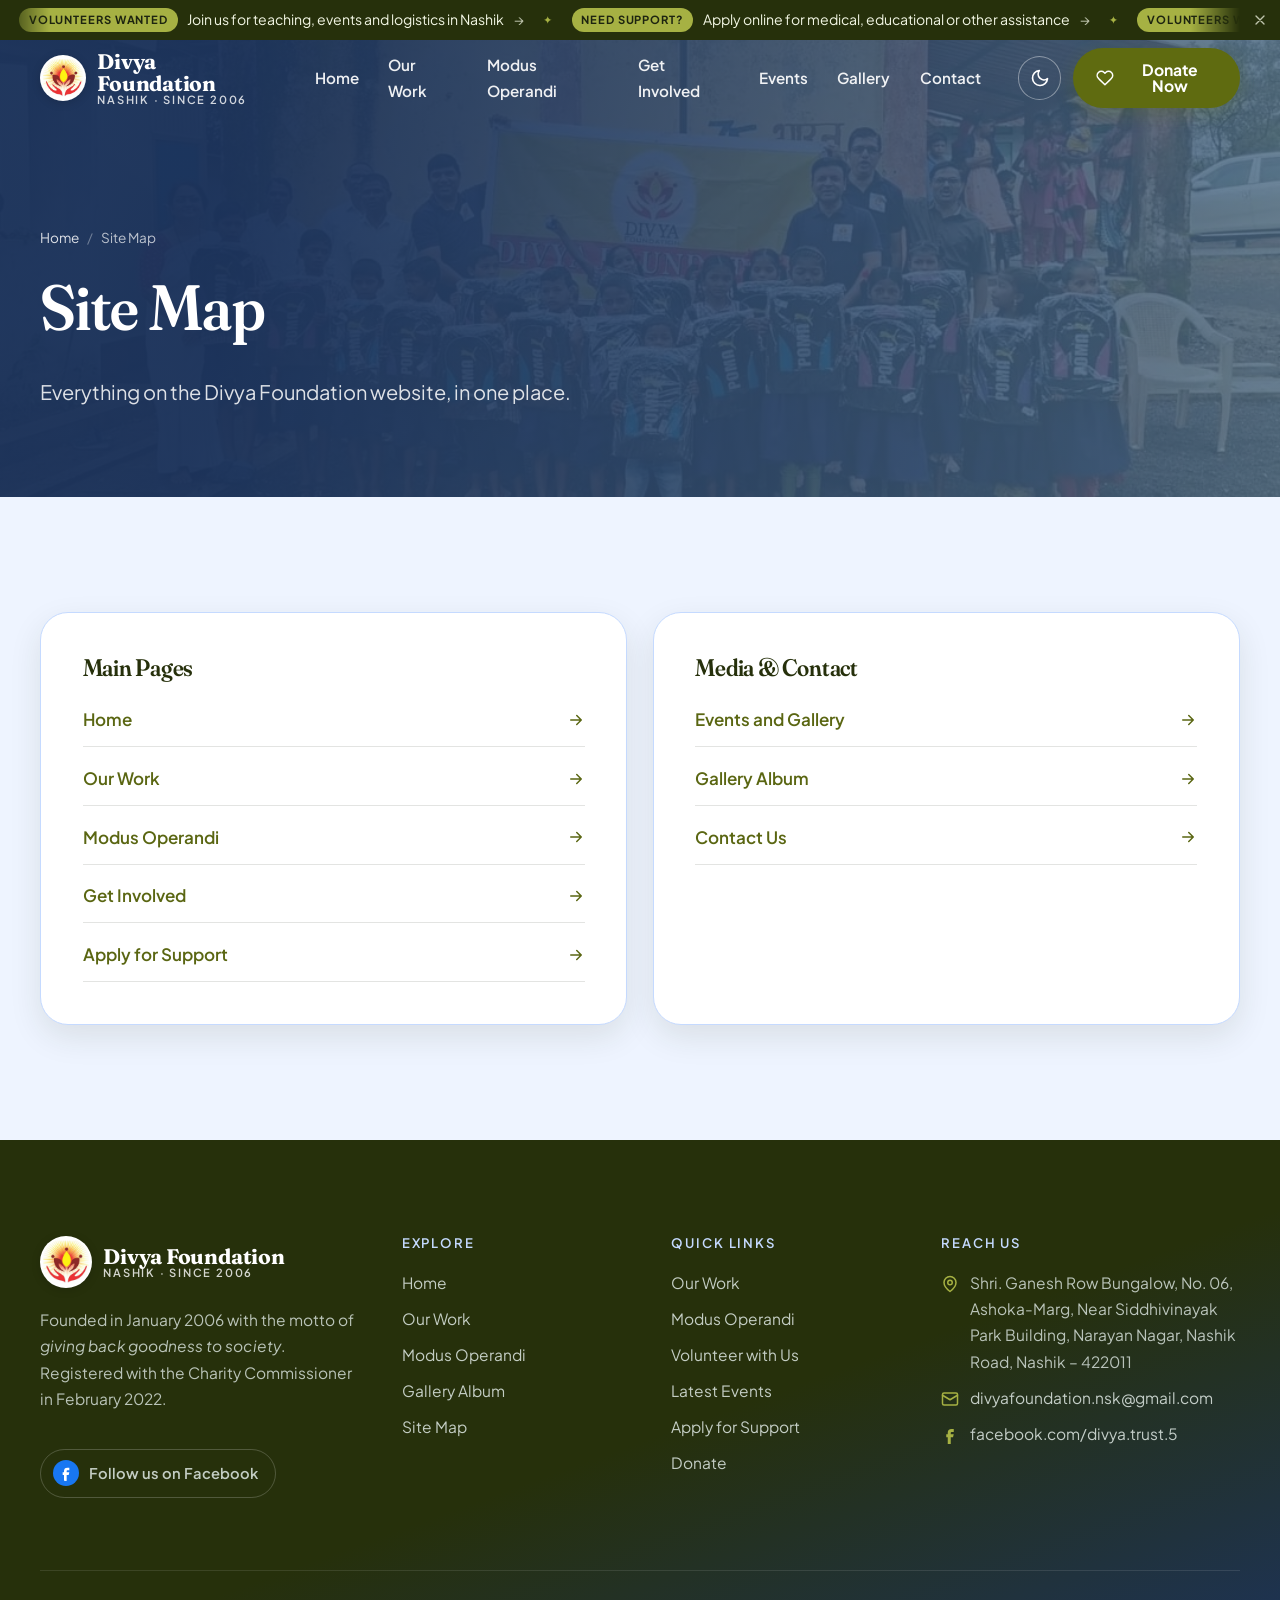
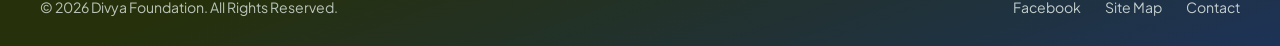
<file: sitemap.html>
<!DOCTYPE html>
<html lang="en" class="no-js">
<head>
<meta charset="utf-8">
<meta name="viewport" content="width=device-width, initial-scale=1">
<title>Site Map | Divya Foundation – NGO in Nashik</title>
<meta name="description" content="Site map of the Divya Foundation website.">
<meta name="theme-color" content="#26300b">
<script src="site-config.js?v=5"></script>
<script>(function(){try{var a=(window.DF_CONFIG||{}).announcements||[];if(a.length&&sessionStorage.getItem("df-ribbon-closed")!=="1")document.documentElement.classList.add("has-ribbon");}catch(e){}})();</script>
<script>(function(){try{var t=localStorage.getItem("df-theme");}catch(e){}if(!t)t=matchMedia("(prefers-color-scheme: dark)").matches?"dark":"light";document.documentElement.setAttribute("data-theme",t);})();</script>
<meta property="og:title" content="Site Map | Divya Foundation – NGO in Nashik">
<meta property="og:description" content="Site map of the Divya Foundation website.">
<meta property="og:type" content="website">
<meta property="og:image" content="logo.png">
<link rel="icon" href="favicon.png" type="image/png">
<link rel="apple-touch-icon" href="logo.png">
<link rel="preconnect" href="https://fonts.googleapis.com">
<link rel="preconnect" href="https://fonts.gstatic.com" crossorigin>
<link rel="preconnect" href="https://images.unsplash.com">
<link href="https://fonts.googleapis.com/css2?family=Fraunces:ital,opsz,wght@0,9..144,400..700;1,9..144,400..600&family=Plus+Jakarta+Sans:wght@400;500;600;700&family=JetBrains+Mono:wght@400;500&display=swap" rel="stylesheet">
<style>
/* =========================================================
   Divya Foundation — redesigned stylesheet
   ========================================================= */
:root {
  /* Light theme — mossy green + sky blue */
  --ink: #1d2410;
  --ink-soft: #535e3f;
  --heading: #26300b;
  --band: #26300b;
  --green-900: #26300b;
  --green-700: #5a6612;
  --green-500: #8a9a26;
  --green-100: #dce9ff;
  --marigold: #A6B143;
  --saffron: #5f6b10;
  --saffron-dark: #47510a;
  --cream: #eef4ff;
  --sand: #C5DAFF;
  --card: #ffffff;
  --white: #ffffff;
  --moss: #A6B143;
  --sky: #C5DAFF;
  --line: rgba(29, 36, 16, 0.12);
  --btn-fg: #ffffff;
  --btn-shadow: rgba(95, 107, 16, .28);
  --ov1: rgba(28, 52, 96, .92);
  --ov2: rgba(110, 155, 230, .45);
  --ov-warm: rgba(27, 58, 110, .9);
  --cta-grad: linear-gradient(120deg, #A6B143 0%, #b9cf9a 40%, #C5DAFF 100%);
  --cta-border: transparent;
  --cta-btn: #26300b;
  --cta-btn-fg: #ffffff;
  --badge-bg: rgba(166, 177, 67, .2);
  --badge-fg: #3c460a;
  --badge-line: rgba(95, 107, 16, .4);

  --font-display: "Fraunces", Georgia, "Times New Roman", serif;
  --font-body: "Plus Jakarta Sans", system-ui, -apple-system, "Segoe UI", sans-serif;
  --font-mono: "JetBrains Mono", ui-monospace, monospace;

  --radius-sm: 10px;
  --radius: 18px;
  --radius-lg: 28px;
  --shadow-sm: 0 2px 8px rgba(38, 48, 11, 0.06);
  --shadow: 0 12px 32px rgba(38, 48, 11, 0.10);
  --shadow-lg: 0 24px 60px rgba(38, 48, 11, 0.18);
  --container: 1200px;
  --header-h: 76px;
  --ribbon-h: 0px;
  --ease: cubic-bezier(.2, .7, .2, 1);

  /* globe (light) */
  --g-space1: #eef4ff; --g-space2: #dce8ff; --g-ocean: #C5DAFF; --g-ocean2: #a8c4f5;
  --g-land: #A6B143; --g-land2: #c3cd63; --g-grat: rgba(60,85,25,.16); --g-border: rgba(40,55,10,.38);
  --g-mh: #3f4b08; --g-mhfill: rgba(255,255,255,.32); --g-dot: #2b3507; --g-dotglow: rgba(255,255,255,.95);
  --g-atmo: rgba(170,200,255,.75); --g-arch: rgba(95,107,16,.55); --g-archglow: rgba(166,177,67,.35);
}

/* Dark theme — ChessPress night graphics (near-black, teal glow) */
:root[data-theme="dark"] {
  color-scheme: dark;
  --ink: #dcebe9;
  --ink-soft: #7f9096;
  --heading: #e8f0ef;
  --band: #050d18;
  --green-900: #050d18;
  --green-700: #19c3a0;
  --green-500: #19c3a0;
  --green-100: rgba(25, 195, 160, .10);
  --marigold: #19c3a0;
  --saffron: #19c3a0;
  --saffron-dark: #3fd9b8;
  --cream: #00050d;
  --sand: #030b16;
  --card: #050d18;
  --line: #0f1e2b;
  --btn-fg: #00130e;
  --btn-shadow: rgba(25, 195, 160, .22);
  --ov1: rgba(0, 5, 13, .94);
  --ov2: rgba(0, 5, 13, .55);
  --ov-warm: rgba(2, 30, 26, .92);
  --cta-grad: radial-gradient(120% 140% at 0% 0%, rgba(25,195,160,.22), transparent 60%), #050d18;
  --cta-border: #0f1e2b;
  --cta-btn: #19c3a0;
  --cta-btn-fg: #00130e;
  --badge-bg: rgba(25, 195, 160, .12);
  --badge-fg: #7fe9d2;
  --badge-line: rgba(25, 195, 160, .4);
  --shadow-sm: 0 2px 8px rgba(0, 0, 0, .4);
  --shadow: 0 12px 32px rgba(0, 0, 0, .45);
  --shadow-lg: 0 24px 60px rgba(0, 0, 0, .6);

  --g-space1: #00050d; --g-space2: #020b18; --g-ocean: #05182f; --g-ocean2: #020b18;
  --g-land: #1c2417; --g-land2: #2d3322; --g-grat: rgba(25,195,160,.07); --g-border: rgba(25,195,160,.28);
  --g-mh: #19c3a0; --g-mhfill: rgba(25,195,160,.08); --g-dot: #19c3a0; --g-dotglow: rgba(25,195,160,.85);
  --g-atmo: rgba(25,195,160,.22); --g-arch: rgba(25,195,160,.45); --g-archglow: rgba(25,195,160,.22);
}

*, *::before, *::after { box-sizing: border-box; }
html { scroll-behavior: smooth; -webkit-text-size-adjust: 100%; }
body {
  margin: 0;
  font-family: var(--font-body);
  font-size: 1.0625rem;
  line-height: 1.7;
  color: var(--ink);
  background: var(--cream);
  -webkit-font-smoothing: antialiased;
}
img { max-width: 100%; display: block; }
a { color: var(--green-700); text-decoration-thickness: 1px; text-underline-offset: 3px; }
a:hover { color: var(--saffron-dark); }
h1, h2, h3, h4 {
  font-family: var(--font-display);
  font-weight: 600;
  line-height: 1.12;
  letter-spacing: -0.01em;
  margin: 0 0 .5em;
  color: var(--heading);
  font-variation-settings: "SOFT" 50, "opsz" 96;
}
h1 { font-size: clamp(2.5rem, 5.5vw, 4.5rem); }
h2 { font-size: clamp(2rem, 3.6vw, 3rem); }
h3 { font-size: clamp(1.3rem, 2vw, 1.6rem); }
p { margin: 0 0 1.1em; }
:focus-visible { outline: 3px solid var(--marigold); outline-offset: 3px; border-radius: 6px; }

.skip-link {
  position: absolute; left: 1rem; top: -100px; z-index: 1000;
  background: var(--band); color: #fff; padding: .7rem 1rem; border-radius: 8px;
}
.skip-link:focus { top: 1rem; color: #fff; }
.sr-only { position: absolute; width: 1px; height: 1px; overflow: hidden; clip: rect(0 0 0 0); white-space: nowrap; }

.container { width: min(100% - 2.5rem, var(--container)); margin-inline: auto; }
.section { padding: clamp(4rem, 9vw, 7.5rem) 0; }
.section--sand { background: var(--sand); }
.section--green { background: var(--band); color: #dfe9e4; }
.section--green h2, .section--green h3 { color: #fff; }

.eyebrow {
  display: inline-flex; align-items: center; gap: .55rem;
  font-size: .78rem; font-weight: 700; letter-spacing: .14em; text-transform: uppercase;
  color: var(--saffron-dark); margin-bottom: 1rem;
}
.eyebrow::before { content: ""; width: 28px; height: 2px; background: currentColor; border-radius: 2px; }
.section--green .eyebrow { color: var(--marigold); }
.lead { font-size: clamp(1.1rem, 1.6vw, 1.3rem); color: var(--ink-soft); max-width: 62ch; }
.section-head { max-width: 760px; margin-bottom: clamp(2.5rem, 5vw, 4rem); }
.section-head--center { text-align: center; margin-inline: auto; }
.section-head--center .eyebrow { justify-content: center; }
.section-head--center .lead { margin-inline: auto; }

/* ---------- Buttons ---------- */
.btn {
  --bg: var(--saffron); --fg: var(--btn-fg);
  display: inline-flex; align-items: center; justify-content: center; gap: .55rem;
  padding: .9rem 1.6rem; border-radius: 999px; border: 2px solid transparent;
  background: var(--bg); color: var(--fg);
  font: 700 .98rem/1 var(--font-body); text-decoration: none; cursor: pointer;
  transition: transform .25s var(--ease), box-shadow .25s var(--ease), background .25s;
  box-shadow: 0 6px 18px var(--btn-shadow);
}
.btn:hover { transform: translateY(-2px); color: var(--fg); background: var(--saffron-dark); box-shadow: 0 10px 26px var(--btn-shadow); }
.btn svg { width: 18px; height: 18px; transition: transform .25s var(--ease); }
.btn:hover svg { transform: translateX(3px); }
.btn--green { --bg: var(--green-700); --fg: var(--btn-fg); box-shadow: 0 6px 18px var(--btn-shadow); }
.btn--green:hover { background: var(--band); }
.btn--ghost { --bg: transparent; --fg: var(--heading); border-color: var(--heading); box-shadow: none; }
.btn--ghost:hover { background: var(--heading); color: var(--cream); box-shadow: none; }
.btn--light { --bg: rgba(255,255,255,.12); --fg: #fff; border-color: rgba(255,255,255,.55); box-shadow: none; backdrop-filter: blur(6px); }
.btn--light:hover { background: var(--card); color: var(--heading); box-shadow: none; }
.btn--block { width: 100%; }
.link-arrow {
  display: inline-flex; align-items: center; gap: .4rem; font-weight: 700; text-decoration: none; color: var(--green-700);
}
.link-arrow svg { width: 18px; height: 18px; transition: transform .25s var(--ease); }
.link-arrow:hover svg { transform: translateX(4px); }

/* ---------- Header ---------- */
.site-header {
  position: fixed; inset: 0 0 auto; z-index: 100; height: var(--header-h);
  display: flex; align-items: center;
  transition: background .3s, box-shadow .3s, height .3s;
}
.site-header .container { display: flex; align-items: center; justify-content: space-between; gap: 1.5rem; }
.site-header.is-solid, .site-header--solid {
  background: color-mix(in srgb, var(--cream) 92%, transparent); backdrop-filter: saturate(160%) blur(14px);
  box-shadow: 0 1px 0 var(--line);
}
.brand { display: flex; align-items: center; gap: .7rem; text-decoration: none; color: #fff; }
.brand__mark { width: 44px; height: 44px; flex: none; }
.brand__text { display: flex; flex-direction: column; line-height: 1.05; }
.brand__name { font-family: var(--font-display); font-weight: 700; font-size: 1.32rem; letter-spacing: -.01em; }
.brand__tag { font-size: .7rem; letter-spacing: .16em; text-transform: uppercase; opacity: .8; font-weight: 600; }
.is-solid .brand, .site-header--solid .brand { color: var(--heading); }

.nav { display: flex; align-items: center; gap: .25rem; }
.nav a {
  position: relative; padding: .55rem .8rem; border-radius: 999px;
  color: rgba(255,255,255,.92); text-decoration: none; font-weight: 600; font-size: .95rem;
  transition: color .2s, background .2s;
}
.nav a:hover { background: rgba(255,255,255,.14); color: #fff; }
.nav a[aria-current="page"] { color: #fff; background: rgba(255,255,255,.16); }
.is-solid .nav a, .site-header--solid .nav a { color: var(--ink); }
.is-solid .nav a:hover, .site-header--solid .nav a:hover { background: var(--green-100); color: var(--heading); }
.is-solid .nav a[aria-current="page"], .site-header--solid .nav a[aria-current="page"] { background: var(--green-100); color: var(--heading); }
.header-cta { display: flex; align-items: center; gap: .75rem; }
.header-cta .btn { padding: .75rem 1.3rem; }

.menu-toggle {
  display: none; width: 46px; height: 46px; border-radius: 50%;
  border: 1px solid rgba(255,255,255,.4); background: transparent; color: #fff; cursor: pointer;
  align-items: center; justify-content: center;
}
.is-solid .menu-toggle, .site-header--solid .menu-toggle { color: var(--heading); border-color: var(--line); }
.menu-toggle span, .menu-toggle span::before, .menu-toggle span::after {
  display: block; width: 20px; height: 2px; background: currentColor; border-radius: 2px; position: relative; transition: transform .3s, background .3s;
}
.menu-toggle span::before, .menu-toggle span::after { content: ""; position: absolute; left: 0; }
.menu-toggle span::before { top: -6px; }
.menu-toggle span::after { top: 6px; }
.menu-open .menu-toggle span { background: transparent; }
.menu-open .menu-toggle span::before { transform: translateY(6px) rotate(45deg); }
.menu-open .menu-toggle span::after { transform: translateY(-6px) rotate(-45deg); }

@media (max-width: 1080px) {
  .menu-toggle { display: inline-flex; }
  .nav { display: none; }
  .header-cta .btn { display: none; }
  .menu-open .site-header { background: var(--cream); }
  .menu-open .brand { color: var(--heading) !important; }
  .menu-open .menu-toggle, .menu-open .theme-toggle { color: var(--heading) !important; border-color: var(--line) !important; }
}
.nav .btn { display: none; }

/* ---------- Mobile menu: its own full-screen panel (outside the header, so nothing can trap it) ---------- */
.mnav { display: none; }
@media (max-width: 1080px) {
  .mnav {
    display: flex; flex-direction: column; position: fixed; inset: 0; z-index: 99;
    padding: calc(var(--header-h) + var(--ribbon-h) + 1rem) 1.25rem calc(1.5rem + env(safe-area-inset-bottom, 0px));
    background: var(--cream); overflow-y: auto; overscroll-behavior: contain;
    opacity: 0; visibility: hidden; transition: opacity .25s, visibility .25s;
  }
  .menu-open .mnav { opacity: 1; visibility: visible; }
  .mnav__links { list-style: none; margin: 0; padding: 0; display: grid; gap: .3rem; }
  .mnav__links a {
    display: flex; align-items: center; justify-content: space-between; gap: 1rem;
    padding: 1rem 1.1rem; border-radius: 16px; text-decoration: none;
    font-family: var(--font-display); font-size: 1.45rem; font-weight: 600; color: var(--heading);
    opacity: 0; transform: translateY(10px); transition: opacity .35s var(--ease), transform .35s var(--ease), background .2s;
  }
  .mnav__links a svg { width: 20px; height: 20px; color: var(--green-700); opacity: .6; transition: transform .2s; }
  .mnav__links a:hover svg, .mnav__links a:focus-visible svg { transform: translateX(4px); opacity: 1; }
  .mnav__links a[aria-current="page"] { background: var(--green-100); }
  .mnav__links a[aria-current="page"]::after { content: none; }
  .menu-open .mnav__links a { opacity: 1; transform: none; }
  .menu-open .mnav__links li:nth-child(2) a { transition-delay: .03s; }
  .menu-open .mnav__links li:nth-child(3) a { transition-delay: .06s; }
  .menu-open .mnav__links li:nth-child(4) a { transition-delay: .09s; }
  .menu-open .mnav__links li:nth-child(5) a { transition-delay: .12s; }
  .menu-open .mnav__links li:nth-child(6) a { transition-delay: .15s; }
  .menu-open .mnav__links li:nth-child(7) a { transition-delay: .18s; }
  .mnav__foot { margin-top: auto; padding-top: 1.5rem; display: grid; gap: .9rem; }
  .mnav__foot .btn { width: 100%; padding: 1rem; }
  .mnav__contact { display: flex; align-items: center; gap: .6rem; font-size: .92rem; color: var(--ink-soft); justify-content: center; }
  .mnav__contact svg { width: 16px; height: 16px; color: var(--green-700); }
  .mnav__contact a { color: var(--ink-soft); text-decoration: none; word-break: break-all; }
  body.menu-open { overflow: hidden; }
  body.menu-open .mobile-donate, body.menu-open .to-top { opacity: 0; pointer-events: none; }
}
@media (max-width: 1080px) and (prefers-reduced-motion: reduce) { .mnav__links a { opacity: 1; transform: none; } }

/* ---------- Hero ---------- */
.hero {
  position: relative; min-height: min(100svh, 880px); display: flex; align-items: flex-end;
  color: #fff; overflow: hidden; padding: calc(var(--header-h) + var(--ribbon-h) + 3rem) 0 clamp(3rem, 7vw, 6rem);
  background: var(--band);
}
.hero__media { position: absolute; inset: 0; }
.hero__media img { width: 100%; height: 100%; object-fit: cover; object-position: center 30%; transform: scale(1.05); animation: heroZoom 18s ease-out forwards; }
@keyframes heroZoom { to { transform: scale(1); } }
.hero__media::after {
  content: ""; position: absolute; inset: 0;
  background:
    linear-gradient(180deg, rgba(10, 30, 24, .55) 0%, rgba(10, 30, 24, .15) 35%, rgba(10, 30, 24, .82) 100%),
    linear-gradient(90deg, rgba(10, 30, 24, .65) 0%, rgba(10, 30, 24, 0) 70%);
}
.hero__content { position: relative; max-width: 780px; }
.badge {
  display: inline-flex; align-items: center; gap: .5rem;
  padding: .45rem .95rem; border-radius: 999px; font-size: .82rem; font-weight: 700; letter-spacing: .04em;
  background: var(--badge-bg); color: var(--badge-fg); border: 1px solid var(--badge-line);
  margin-bottom: 1.4rem;
}
.badge::before { content: ""; width: 8px; height: 8px; border-radius: 50%; background: var(--marigold); box-shadow: 0 0 0 4px var(--badge-bg); }
.hero h1 { color: #fff; margin-bottom: 1.2rem; }
.hero h1 em { font-style: italic; color: var(--marigold); font-weight: 500; }
.hero p { font-size: clamp(1.1rem, 1.7vw, 1.3rem); color: rgba(255,255,255,.88); max-width: 56ch; margin-bottom: 2rem; }
.hero__actions { display: flex; flex-wrap: wrap; gap: .9rem; }
.hero__scroll {
  position: absolute; right: 2.5rem; bottom: 2.5rem; writing-mode: vertical-rl;
  font-size: .72rem; letter-spacing: .3em; text-transform: uppercase; color: rgba(255,255,255,.7);
  display: flex; align-items: center; gap: .8rem;
}
.hero__scroll::after { content: ""; width: 1px; height: 60px; background: linear-gradient(rgba(255,255,255,.7), transparent); }
@media (max-width: 720px) { .hero__scroll { display: none; } }

/* Page hero (inner pages) */
.page-hero {
  position: relative; color: #fff; overflow: hidden;
  padding: calc(var(--header-h) + var(--ribbon-h) + clamp(3.5rem, 8vw, 6rem)) 0 clamp(3.5rem, 7vw, 5.5rem);
  background: var(--band);
}
.page-hero__media { position: absolute; inset: 0; }
.page-hero__media img { width: 100%; height: 100%; object-fit: cover; opacity: .35; }
.page-hero__media::after { content: ""; position: absolute; inset: 0; background: linear-gradient(100deg, var(--ov1) 20%, var(--ov2)); }
.page-hero .container { position: relative; }
.page-hero h1 { color: #fff; font-size: clamp(2.4rem, 5vw, 4rem); max-width: 16ch; }
.page-hero p { color: rgba(255,255,255,.85); font-size: clamp(1.05rem, 1.6vw, 1.25rem); max-width: 58ch; margin: 0; }
.breadcrumb { display: flex; gap: .5rem; font-size: .85rem; margin-bottom: 1.4rem; color: rgba(255,255,255,.7); list-style: none; padding: 0; }
.breadcrumb a { color: rgba(255,255,255,.85); text-decoration: none; }
.breadcrumb a:hover { color: var(--marigold); }
.breadcrumb li + li::before { content: "/"; margin-right: .5rem; opacity: .5; }

/* ---------- Trust strip ---------- */
.trust {
  position: relative; z-index: 2; margin-top: -3rem;
}
.trust__inner {
  background: var(--card); border-radius: var(--radius-lg); box-shadow: var(--shadow);
  display: grid; grid-template-columns: repeat(4, 1fr);
}
.trust__item { padding: 1.6rem 1.6rem; display: flex; gap: 1rem; align-items: center; }
.trust__item + .trust__item { border-left: 1px solid var(--line); }
.trust__icon {
  flex: none; width: 48px; height: 48px; border-radius: 14px; display: grid; place-items: center;
  background: var(--green-100); color: var(--green-700);
}
.trust__icon svg { width: 24px; height: 24px; }
.trust__item strong { display: block; font-size: 1rem; color: var(--heading); line-height: 1.3; }
.trust__item span { font-size: .87rem; color: var(--ink-soft); line-height: 1.4; display: block; }
@media (max-width: 960px) {
  .trust__inner { grid-template-columns: 1fr 1fr; }
  .trust__item:nth-child(3) { border-left: 0; }
  .trust__item:nth-child(n+3) { border-top: 1px solid var(--line); }
}
@media (max-width: 560px) {
  .trust__inner { grid-template-columns: 1fr; }
  .trust__item + .trust__item { border-left: 0; border-top: 1px solid var(--line); }
  .trust__item { padding: 1.2rem 1.4rem; }
}

/* ---------- Split / About ---------- */
.split { display: grid; grid-template-columns: 1.05fr 1fr; gap: clamp(2.5rem, 6vw, 5.5rem); align-items: center; }
.split--reverse .split__media { order: 2; }
@media (max-width: 900px) { .split { grid-template-columns: 1fr; } .split--reverse .split__media { order: 0; } }
.split__media { position: relative; }
.split__media img { width: 100%; aspect-ratio: 4/4.4; object-fit: cover; border-radius: var(--radius-lg); box-shadow: var(--shadow); }
.split__media--wide img { aspect-ratio: 4/3; }
.media-accent {
  position: absolute; left: -1.5rem; bottom: -1.5rem; background: var(--marigold); color: var(--heading);
  border-radius: var(--radius); padding: 1.3rem 1.5rem; box-shadow: var(--shadow); max-width: 230px;
}
.media-accent strong { font-family: var(--font-display); font-size: 2.4rem; display: block; line-height: 1; }
.media-accent span { font-size: .9rem; font-weight: 600; }
@media (max-width: 560px) { .media-accent { left: 1rem; bottom: -1.2rem; } }
.split__media::before {
  content: ""; position: absolute; right: -1.2rem; top: -1.2rem; width: 45%; height: 45%;
  border-radius: var(--radius-lg); background: radial-gradient(circle, var(--green-500) 1.5px, transparent 1.6px) 0 0/14px 14px; opacity: .35; z-index: -1;
}

.stats { display: grid; grid-template-columns: repeat(2, 1fr); gap: 1rem; margin: 2rem 0; }
.stat {
  background: var(--card); border-radius: var(--radius); padding: 1.3rem 1.4rem; border: 1px solid var(--line);
}
.stat__num { font-family: var(--font-display); font-size: clamp(2.2rem, 4vw, 2.9rem); font-weight: 600; color: var(--green-700); line-height: 1; }
.stat__label { font-size: .92rem; color: var(--ink-soft); margin-top: .35rem; font-weight: 600; }

.checklist { list-style: none; padding: 0; margin: 0 0 2rem; display: grid; gap: .8rem; }
.checklist li { display: flex; gap: .8rem; align-items: flex-start; }
.checklist li::before {
  content: ""; flex: none; width: 22px; height: 22px; margin-top: .25rem; border-radius: 50%;
  background: var(--green-100) url("data:image/svg+xml,%3Csvg xmlns='http://www.w3.org/2000/svg' viewBox='0 0 24 24' fill='none' stroke='%231f5f4a' stroke-width='3' stroke-linecap='round' stroke-linejoin='round'%3E%3Cpath d='M5 12l5 5L20 7'/%3E%3C/svg%3E") center/13px no-repeat;
}

/* ---------- Impact cards ---------- */
.cards { display: grid; grid-template-columns: repeat(3, 1fr); gap: 1.6rem; }
@media (max-width: 960px) { .cards { grid-template-columns: 1fr 1fr; } }
@media (max-width: 640px) { .cards { grid-template-columns: 1fr; } }
.card {
  position: relative; background: var(--card); border-radius: var(--radius-lg); overflow: hidden;
  box-shadow: var(--shadow-sm); border: 1px solid var(--line);
  display: flex; flex-direction: column;
  transition: transform .35s var(--ease), box-shadow .35s var(--ease);
}
.card:hover { transform: translateY(-6px); box-shadow: var(--shadow-lg); }
.card__media { aspect-ratio: 16/11; overflow: hidden; position: relative; }
.card__media img { width: 100%; height: 100%; object-fit: cover; transition: transform .7s var(--ease); }
.card:hover .card__media img { transform: scale(1.06); }
.card__tag {
  position: absolute; left: 1rem; top: 1rem; background: rgba(255,255,255,.94); color: var(--heading);
  font-size: .75rem; font-weight: 700; letter-spacing: .08em; text-transform: uppercase; padding: .35rem .75rem; border-radius: 999px;
}
.card__body { padding: 1.6rem 1.6rem 1.8rem; display: flex; flex-direction: column; flex: 1; }
.card__icon {
  width: 52px; height: 52px; border-radius: 16px; margin: -3.4rem 0 1rem; position: relative;
  background: var(--saffron); color: var(--btn-fg); display: grid; place-items: center; box-shadow: 0 8px 20px var(--btn-shadow);
}
.card__icon svg { width: 26px; height: 26px; }
.card p { color: var(--ink-soft); flex: 1; }
.card .link-arrow::after { content: ""; position: absolute; inset: 0; }

/* ---------- Steps ---------- */
.steps { display: grid; grid-template-columns: repeat(4, 1fr); gap: 1.4rem; counter-reset: step; }
@media (max-width: 1000px) { .steps { grid-template-columns: 1fr 1fr; } }
@media (max-width: 600px) { .steps { grid-template-columns: 1fr; } }
.step {
  position: relative; padding: 2rem 1.6rem 1.8rem; border-radius: var(--radius-lg);
  background: rgba(255,255,255,.05); border: 1px solid rgba(255,255,255,.12);
  transition: background .3s, transform .3s var(--ease);
}
.step:hover { background: rgba(255,255,255,.09); transform: translateY(-4px); }
.step__num {
  font-family: var(--font-display); font-size: 3.2rem; line-height: 1; color: var(--marigold); font-weight: 500; margin-bottom: 1.2rem; display: block;
}
.step h3 { font-size: 1.35rem; }
.step p { color: rgba(223,233,228,.85); font-size: .98rem; margin: 0; }
.section--sand .step, .steps--light .step { background: var(--card); border-color: var(--line); box-shadow: var(--shadow-sm); }
.steps--light .step p { color: var(--ink-soft); }
.steps--light .step__num { color: var(--saffron); }

/* Vertical process (Modus Operandi page) */
.process { position: relative; display: grid; gap: 1.5rem; max-width: 900px; margin-inline: auto; }
.process::before { content: ""; position: absolute; left: 35px; top: 30px; bottom: 30px; width: 2px; background: linear-gradient(var(--marigold), var(--green-500)); }
.process__item { position: relative; display: grid; grid-template-columns: 72px 1fr; gap: 1.6rem; align-items: start; }
.process__num {
  width: 72px; height: 72px; border-radius: 50%; display: grid; place-items: center;
  background: var(--band); color: var(--marigold); font-family: var(--font-display); font-size: 1.7rem; font-weight: 600;
  box-shadow: 0 0 0 8px var(--cream); position: relative;
}
.process__card { background: var(--card); border-radius: var(--radius-lg); padding: 1.8rem 2rem; border: 1px solid var(--line); box-shadow: var(--shadow-sm); }
.process__card h3 { display: flex; align-items: center; gap: .7rem; }
.process__card h3 svg { width: 26px; height: 26px; color: var(--saffron); flex: none; }
.process__card p { margin: 0; color: var(--ink-soft); }
@media (max-width: 600px) {
  .process::before { left: 23px; }
  .process__item { grid-template-columns: 48px 1fr; gap: 1rem; }
  .process__num { width: 48px; height: 48px; font-size: 1.2rem; }
  .process__card { padding: 1.4rem 1.3rem; }
}

/* ---------- Program blocks (Our Work) ---------- */
.program + .program { margin-top: clamp(4rem, 8vw, 7rem); }
.program__list { display: grid; grid-template-columns: 1fr 1fr; gap: .9rem; margin: 1.5rem 0 2rem; padding: 0; list-style: none; }
.program__list li {
  display: flex; align-items: center; gap: .65rem; background: var(--card); border: 1px solid var(--line);
  padding: .8rem 1rem; border-radius: 14px; font-weight: 600; font-size: .95rem; color: var(--heading);
}
.program__list svg { width: 20px; height: 20px; color: var(--saffron); flex: none; }
@media (max-width: 480px) { .program__list { grid-template-columns: 1fr; } }

/* ---------- Events ---------- */
.events { display: grid; grid-template-columns: repeat(3, 1fr); gap: 1.6rem; }
@media (max-width: 960px) { .events { grid-template-columns: 1fr 1fr; } }
@media (max-width: 640px) { .events { grid-template-columns: 1fr; } }
.event__date {
  position: absolute; right: 1rem; top: 1rem; background: var(--band); color: #fff; border-radius: 14px;
  padding: .55rem .8rem; text-align: center; line-height: 1.1; box-shadow: var(--shadow);
}
.event__date b { display: block; font-family: var(--font-display); font-size: 1.15rem; color: var(--marigold); }
.event__date small { font-size: .72rem; letter-spacing: .1em; text-transform: uppercase; }
.event__meta { display: flex; align-items: center; gap: .45rem; font-size: .88rem; color: var(--ink-soft); font-weight: 600; margin-bottom: .6rem; }
.event__meta svg { width: 16px; height: 16px; color: var(--saffron); }
.event__impact {
  display: inline-flex; align-items: center; gap: .45rem; margin-top: .5rem; align-self: flex-start;
  background: var(--green-100); color: var(--green-700); font-weight: 700; font-size: .85rem;
  padding: .4rem .8rem; border-radius: 999px;
}

/* Timeline (events page) */
.timeline { position: relative; display: grid; gap: 2.5rem; }
.timeline-item { display: grid; grid-template-columns: 1fr 1.1fr; gap: 0; background: var(--card); border-radius: var(--radius-lg); overflow: hidden; border: 1px solid var(--line); box-shadow: var(--shadow-sm); transition: box-shadow .35s; }
.timeline-item:hover { box-shadow: var(--shadow-lg); }
.timeline-item:nth-child(even) .timeline-item__media { order: 2; }
.timeline-item__media { position: relative; min-height: 300px; overflow: hidden; }
.timeline-item__media img { position: absolute; inset: 0; width: 100%; height: 100%; object-fit: cover; transition: transform .8s var(--ease); }
.timeline-item:hover .timeline-item__media img { transform: scale(1.05); }
.timeline-item__body { padding: clamp(1.8rem, 4vw, 3rem); display: flex; flex-direction: column; justify-content: center; }
.timeline-item__when { font-size: .8rem; font-weight: 700; letter-spacing: .14em; text-transform: uppercase; color: var(--saffron-dark); margin-bottom: .6rem; }
@media (max-width: 800px) {
  .timeline-item { grid-template-columns: 1fr; }
  .timeline-item:nth-child(even) .timeline-item__media { order: 0; }
  .timeline-item__media { min-height: 220px; }
}

/* ---------- Gallery ---------- */
.gallery { columns: 3 280px; column-gap: 1.2rem; }
.gallery__item {
  break-inside: avoid; margin: 0 0 1.2rem; position: relative; border-radius: var(--radius); overflow: hidden; cursor: zoom-in;
  display: block; width: 100%; padding: 0; border: 0; background: var(--sand);
}
.gallery__item img { width: 100%; height: auto; transition: transform .7s var(--ease), filter .4s; }
.gallery__item:hover img { transform: scale(1.05); }
.gallery__item::after {
  content: ""; position: absolute; inset: 0; background: linear-gradient(transparent 55%, var(--ov1)); opacity: 0; transition: opacity .35s;
}
.gallery__item:hover::after, .gallery__item:focus-visible::after { opacity: 1; }
.gallery__cap {
  position: absolute; left: 1rem; right: 1rem; bottom: .9rem; z-index: 1; color: #fff; font-weight: 600; font-size: .95rem; text-align: left;
  transform: translateY(8px); opacity: 0; transition: .35s var(--ease);
}
.gallery__item:hover .gallery__cap, .gallery__item:focus-visible .gallery__cap { transform: none; opacity: 1; }

.gallery-strip { display: grid; grid-template-columns: repeat(4, 1fr); gap: 1rem; }
.gallery-strip .gallery__item { margin: 0; aspect-ratio: 1; }
.gallery-strip .gallery__item img { height: 100%; object-fit: cover; }
.gallery-strip .gallery__item:nth-child(1) { grid-column: span 2; grid-row: span 2; aspect-ratio: auto; }
@media (max-width: 760px) { .gallery-strip { grid-template-columns: 1fr 1fr; } }

/* Lightbox */
.lightbox {
  position: fixed; inset: 0; z-index: 300; background: rgba(8, 20, 16, .94);
  display: none; align-items: center; justify-content: center; padding: 4rem 1rem;
}
.lightbox.is-open { display: flex; animation: fadeIn .25s; }
.lightbox img { max-height: 82vh; max-width: min(1100px, 100%); border-radius: 14px; box-shadow: var(--shadow-lg); }
.lightbox__caption { position: absolute; bottom: 1.4rem; left: 0; right: 0; text-align: center; color: rgba(255,255,255,.8); font-size: .95rem; }
.lightbox__btn {
  position: absolute; width: 52px; height: 52px; border-radius: 50%; border: 1px solid rgba(255,255,255,.25);
  background: rgba(255,255,255,.08); color: #fff; cursor: pointer; display: grid; place-items: center; transition: background .2s;
}
.lightbox__btn:hover { background: rgba(255,255,255,.2); }
.lightbox__btn svg { width: 22px; height: 22px; }
.lightbox__close { top: 1.2rem; right: 1.2rem; }
.lightbox__prev { left: 1.2rem; top: 50%; transform: translateY(-50%); }
.lightbox__next { right: 1.2rem; top: 50%; transform: translateY(-50%); }
@media (max-width: 640px) { .lightbox__prev, .lightbox__next { top: auto; bottom: 4rem; transform: none; } }

/* ---------- Involve cards ---------- */
.involve { display: grid; grid-template-columns: 1fr 1fr; gap: 1.8rem; }
@media (max-width: 860px) { .involve { grid-template-columns: 1fr; } }
.involve-card {
  position: relative; border-radius: var(--radius-lg); overflow: hidden; min-height: 520px; color: #fff;
  display: flex; flex-direction: column; justify-content: flex-end; padding: clamp(1.8rem, 4vw, 2.8rem);
  isolation: isolate;
}
.involve-card img { position: absolute; inset: 0; width: 100%; height: 100%; object-fit: cover; z-index: -2; transition: transform .8s var(--ease); }
.involve-card:hover img { transform: scale(1.05); }
.involve-card::before { content: ""; position: absolute; inset: 0; z-index: -1; background: linear-gradient(180deg, transparent 20%, var(--ov1) 80%); }
.involve-card--warm::before { background: linear-gradient(180deg, transparent 20%, var(--ov-warm) 80%); }
.involve-card h2 { color: #fff; font-size: clamp(1.8rem, 3vw, 2.4rem); }
.involve-card p { color: rgba(255,255,255,.9); max-width: 48ch; }
.involve-card .chips { margin-bottom: 1.6rem; }
.chips { display: flex; flex-wrap: wrap; gap: .5rem; }
.chip { padding: .4rem .85rem; border-radius: 999px; font-size: .85rem; font-weight: 600; background: rgba(255,255,255,.14); border: 1px solid rgba(255,255,255,.3); backdrop-filter: blur(6px); }

/* ---------- CTA band ---------- */
.cta-band {
  position: relative; overflow: hidden; border-radius: var(--radius-lg); padding: clamp(2.5rem, 6vw, 4.5rem);
  background: var(--cta-grad); color: #fff; border: 1px solid var(--cta-border);
  display: grid; grid-template-columns: 1.4fr 1fr; gap: 2rem; align-items: center;
}
.cta-band::after {
  content: ""; position: absolute; right: -80px; top: -80px; width: 320px; height: 320px; border-radius: 50%;
  border: 50px solid rgba(255,255,255,.12);
}
.cta-band h2 { color: #fff; margin-bottom: .6rem; }
.cta-band p { color: rgba(255,255,255,.92); margin: 0; font-size: 1.12rem; }
.cta-band__actions { display: flex; flex-wrap: wrap; gap: .8rem; justify-content: flex-end; position: relative; z-index: 1; }
.cta-band .btn { --bg: var(--cta-btn); --fg: var(--cta-btn-fg); box-shadow: 0 8px 24px rgba(0,0,0,.18); }
.cta-band .btn:hover { background: var(--band); color: #fff; filter: brightness(1.1); }
.cta-band .btn--light { --bg: transparent; --fg: #fff; border-color: rgba(255,255,255,.7); box-shadow: none; }
@media (max-width: 820px) { .cta-band { grid-template-columns: 1fr; } .cta-band__actions { justify-content: flex-start; } }

/* Quote */
.quote { max-width: 900px; margin: 0 auto; text-align: center; }
.quote blockquote { margin: 0; font-family: var(--font-display); font-size: clamp(1.6rem, 3.2vw, 2.5rem); line-height: 1.3; color: #fff; font-weight: 400; font-style: italic; }
.quote blockquote::before { content: "\201C"; display: block; font-size: 5rem; line-height: .6; color: var(--marigold); margin-bottom: 1rem; font-style: normal; }
.quote cite { display: block; margin-top: 1.5rem; font-style: normal; font-weight: 700; letter-spacing: .12em; text-transform: uppercase; font-size: .82rem; color: var(--marigold); }

/* ---------- Forms ---------- */
.form { display: grid; gap: 1.1rem; }
.form-row { display: grid; grid-template-columns: 1fr 1fr; gap: 1.1rem; }
@media (max-width: 560px) { .form-row { grid-template-columns: 1fr; } }
.field { display: grid; gap: .4rem; }
.field label { font-weight: 700; font-size: .9rem; color: var(--heading); }
.field label .opt { font-weight: 500; color: var(--ink-soft); }
.field input, .field textarea, .field select {
  width: 100%; font: inherit; font-size: 1rem; color: var(--ink);
  padding: .85rem 1rem; border-radius: 12px; border: 1.5px solid var(--line); background: var(--card);
  transition: border-color .2s, box-shadow .2s;
}
.field textarea { min-height: 140px; resize: vertical; }
.field input:focus, .field textarea:focus, .field select:focus { outline: none; border-color: var(--green-500); box-shadow: 0 0 0 4px var(--green-100); }
.field.has-error input, .field.has-error textarea { border-color: #c0392b; }
.field__error { color: #b03225; font-size: .84rem; font-weight: 600; display: none; }
.field.has-error .field__error { display: block; }
.input-prefix { display: flex; }
.input-prefix span {
  display: grid; place-items: center; padding: 0 .9rem; background: var(--sand); border: 1.5px solid var(--line); border-right: 0;
  border-radius: 12px 0 0 12px; font-weight: 700; color: var(--ink-soft); font-size: .95rem;
}
.input-prefix input { border-radius: 0 12px 12px 0; }
.form-note { font-size: .85rem; color: var(--ink-soft); margin: 0; display: flex; gap: .5rem; align-items: flex-start; }
.form-note svg { width: 16px; height: 16px; flex: none; margin-top: .25rem; color: var(--green-500); }
.form-success {
  display: none; text-align: center; padding: 1.5rem 0 .5rem;
}
.form-success.is-visible { display: block; animation: fadeIn .4s; }
.form-success__icon { width: 72px; height: 72px; margin: 0 auto 1rem; border-radius: 50%; display: grid; place-items: center; background: var(--green-100); color: var(--green-700); }
.form-success__icon svg { width: 36px; height: 36px; }
.amounts { display: grid; grid-template-columns: repeat(4, 1fr); gap: .5rem; }
.amounts label { position: relative; cursor: pointer; }
.amounts input { position: absolute; opacity: 0; }
.amounts span {
  display: block; text-align: center; padding: .7rem .3rem; border: 1.5px solid var(--line); border-radius: 12px; font-weight: 700; font-size: .92rem; transition: .2s; background: var(--card);
}
.amounts input:checked + span { border-color: var(--saffron); background: var(--green-100); color: var(--green-700); }
.amounts input:focus-visible + span { outline: 3px solid var(--marigold); outline-offset: 2px; }

/* ---------- Modal ---------- */
.modal {
  position: fixed; inset: 0; z-index: 400; display: none; align-items: center; justify-content: center; padding: 1rem;
  background: rgba(8, 20, 16, .6); backdrop-filter: blur(4px);
}
.modal.is-open { display: flex; animation: fadeIn .25s; }
.modal__dialog {
  position: relative; width: min(100%, 940px); max-height: calc(100vh - 2rem); overflow: auto;
  background: var(--cream); border-radius: var(--radius-lg); box-shadow: var(--shadow-lg);
  display: grid; grid-template-columns: .9fr 1.1fr; animation: rise .35s var(--ease);
}
.modal__aside {
  position: relative; color: #fff; padding: 2.4rem; display: flex; flex-direction: column; justify-content: flex-end; min-height: 100%;
  background: linear-gradient(180deg, transparent, var(--ov1)) center/cover; background-size: cover; background-position: center;
}
.modal__aside h3 { color: #fff; font-size: 1.7rem; }
.modal__aside ul { list-style: none; padding: 0; margin: 0; display: grid; gap: .6rem; font-size: .95rem; }
.modal__aside li { display: flex; gap: .6rem; }
.modal__aside li svg { width: 18px; height: 18px; flex: none; margin-top: .3rem; color: var(--marigold); }
.modal__body { padding: 2.6rem 2.4rem 2.2rem; }
.modal__body h2 { font-size: 2.1rem; margin-bottom: .3rem; }
.modal__body > p { color: var(--ink-soft); }
.modal__close {
  position: absolute; right: 1rem; top: 1rem; z-index: 2; width: 42px; height: 42px; border-radius: 50%; border: 0;
  background: var(--card); color: var(--heading); cursor: pointer; display: grid; place-items: center; box-shadow: var(--shadow-sm);
}
.modal__close:hover { background: var(--green-100); }
.modal__close { color: var(--heading); }
.modal__close svg { width: 20px; height: 20px; }
@media (max-width: 760px) {
  .modal { align-items: flex-end; padding: 0; }
  .modal__dialog { grid-template-columns: 1fr; border-radius: var(--radius-lg) var(--radius-lg) 0 0; max-height: 92vh; }
  .modal__aside { display: none; }
  .modal__body { padding: 2.2rem 1.4rem 1.6rem; }
}

/* ---------- Contact ---------- */
.contact-grid { display: grid; grid-template-columns: .85fr 1.15fr; gap: clamp(2rem, 5vw, 4rem); align-items: start; }
@media (max-width: 900px) { .contact-grid { grid-template-columns: 1fr; } }
.info-list { display: grid; gap: 1rem; margin-bottom: 2rem; }
.info {
  display: flex; gap: 1rem; padding: 1.3rem 1.4rem; background: var(--card); border: 1px solid var(--line); border-radius: var(--radius);
}
.info__icon { width: 48px; height: 48px; flex: none; border-radius: 14px; background: var(--green-100); color: var(--green-700); display: grid; place-items: center; }
.info__icon svg { width: 22px; height: 22px; }
.info h3 { font-family: var(--font-body); font-size: .8rem; letter-spacing: .12em; text-transform: uppercase; color: var(--ink-soft); margin-bottom: .3rem; font-weight: 700; }
.info p, .info address { margin: 0; font-style: normal; font-weight: 600; color: var(--heading); line-height: 1.55; word-break: break-word; }
.panel { background: var(--card); border-radius: var(--radius-lg); padding: clamp(1.6rem, 4vw, 2.6rem); box-shadow: var(--shadow); border: 1px solid var(--line); }
.map { border-radius: var(--radius-lg); overflow: hidden; border: 1px solid var(--line); box-shadow: var(--shadow-sm); aspect-ratio: 16/7; background: var(--sand); }
.map iframe { width: 100%; height: 100%; border: 0; display: block; }
@media (max-width: 700px) { .map { aspect-ratio: 4/3; } }

/* ---------- Sitemap ---------- */
.sitemap { display: grid; grid-template-columns: repeat(auto-fit, minmax(260px, 1fr)); gap: 1.6rem; }
.sitemap .panel h2 { font-size: 1.5rem; }
.sitemap ul { list-style: none; padding: 0; margin: 0; display: grid; gap: .3rem; }
.sitemap a { display: flex; justify-content: space-between; align-items: center; padding: .75rem 0; border-bottom: 1px solid var(--line); text-decoration: none; font-weight: 600; }
.sitemap a svg { width: 18px; height: 18px; }

/* ---------- Footer ---------- */
.site-footer { background: var(--band); color: rgba(223,233,228,.8); padding: clamp(4rem, 8vw, 6rem) 0 0; font-size: .97rem; }
.site-footer a { color: rgba(223,233,228,.85); text-decoration: none; }
.site-footer a:hover { color: var(--marigold); }
.footer-grid { display: grid; grid-template-columns: 1.4fr 1fr 1fr 1.3fr; gap: 2.5rem; }
@media (max-width: 960px) { .footer-grid { grid-template-columns: 1fr 1fr; } }
@media (max-width: 560px) { .footer-grid { grid-template-columns: 1fr; } }
.site-footer h4 { font-family: var(--font-body); color: #fff; font-size: .82rem; letter-spacing: .14em; text-transform: uppercase; margin-bottom: 1.2rem; }
.site-footer ul { list-style: none; margin: 0; padding: 0; display: grid; gap: .6rem; }
.site-footer .brand { color: #fff; margin-bottom: 1.2rem; }
.footer-contact li { display: flex; gap: .7rem; align-items: flex-start; }
.footer-contact svg { width: 18px; height: 18px; flex: none; margin-top: .3rem; color: var(--marigold); }
.footer-contact address { font-style: normal; }
.socials { display: flex; gap: .6rem; margin-top: 1.5rem; }
.socials a { width: 42px; height: 42px; border-radius: 50%; display: grid; place-items: center; border: 1px solid rgba(255,255,255,.18); transition: .25s; }
.socials a:hover { background: var(--marigold); color: var(--heading); border-color: var(--marigold); }
.socials svg { width: 18px; height: 18px; }
.footer-bottom {
  margin-top: clamp(3rem, 6vw, 4.5rem); padding: 1.6rem 0; border-top: 1px solid rgba(255,255,255,.1);
  display: flex; justify-content: space-between; gap: 1rem; flex-wrap: wrap; font-size: .88rem;
}
.footer-bottom nav { display: flex; gap: 1.5rem; }

/* Back to top + floating donate */
.to-top {
  position: fixed; right: 1.2rem; bottom: 1.2rem; z-index: 90; width: 50px; height: 50px; border-radius: 50%;
  border: 0; background: var(--band); color: #fff; cursor: pointer; display: grid; place-items: center; box-shadow: var(--shadow);
  opacity: 0; visibility: hidden; transform: translateY(10px); transition: .3s var(--ease);
}
.to-top.is-visible { opacity: 1; visibility: visible; transform: none; }
.to-top:hover { background: var(--saffron); color: var(--btn-fg); }
.to-top svg { width: 20px; height: 20px; }
.mobile-donate { display: none; }
@media (max-width: 1080px) {
  .mobile-donate {
    position: fixed; left: 1rem; right: 5rem; bottom: 1.2rem; z-index: 90; display: flex;
    transform: translateY(150%); transition: transform .35s var(--ease);
  }
  .mobile-donate.is-visible { transform: none; }
  .mobile-donate .btn { width: 100%; }
}

/* ---------- Reveal animations ---------- */
.reveal { opacity: 0; transform: translateY(28px); transition: opacity .8s var(--ease), transform .8s var(--ease); }
.reveal.is-in { opacity: 1; transform: none; }
.reveal-delay-1 { transition-delay: .1s; }
.reveal-delay-2 { transition-delay: .2s; }
.reveal-delay-3 { transition-delay: .3s; }
.no-js .reveal { opacity: 1; transform: none; }

@keyframes fadeIn { from { opacity: 0; } to { opacity: 1; } }
@keyframes rise { from { opacity: 0; transform: translateY(24px) scale(.98); } to { opacity: 1; transform: none; } }

@media (prefers-reduced-motion: reduce) {
  *, *::before, *::after { animation-duration: .01ms !important; animation-iteration-count: 1 !important; transition-duration: .01ms !important; scroll-behavior: auto !important; }
  .reveal { opacity: 1; transform: none; }
}

body.modal-open { overflow: hidden; }
.text-center { text-align: center; }
.mt-3 { margin-top: 3rem; }
.event__impact svg { width: 16px; height: 16px; flex: none; }
.event__impact { white-space: nowrap; }
@media (max-width: 720px) {
  .hero { min-height: auto; padding-top: calc(var(--header-h) + var(--ribbon-h) + 7rem); padding-bottom: 5rem; }
  .hero__actions .btn { flex: 1 1 auto; }
}


/* ================= v2: theme toggle, globe hero, dark-mode polish ================= */
body { transition: background .3s, color .3s; }
.theme-toggle {
  width: 44px; height: 44px; border-radius: 50%; display: inline-grid; place-items: center; cursor: pointer;
  border: 1px solid rgba(255,255,255,.4); background: transparent; color: #fff; transition: background .2s, color .2s, border-color .2s;
}
.theme-toggle svg { width: 20px; height: 20px; }
.theme-toggle:hover { background: rgba(255,255,255,.14); }
.is-solid .theme-toggle, .site-header--solid .theme-toggle, .menu-open .theme-toggle { color: var(--heading); border-color: var(--line); }
.is-solid .theme-toggle:hover, .site-header--solid .theme-toggle:hover { background: var(--green-100); }
.theme-toggle .i-sun { display: none; }
[data-theme="dark"] .theme-toggle .i-sun { display: block; }
[data-theme="dark"] .theme-toggle .i-moon { display: none; }

/* Globe hero — always dark (Pitchless/ChessPress night look), in both themes */
.hero--globe {
  --ink: #dcebe9; --ink-soft: #9aabb0; --heading: #f2f7f6; --green-700: #19c3a0;
  --saffron: #19c3a0; --saffron-dark: #3fd9b8; --btn-fg: #00130e; --btn-shadow: rgba(25,195,160,.25);
  --badge-bg: rgba(25,195,160,.12); --badge-fg: #7fe9d2; --badge-line: rgba(25,195,160,.4);
  --g-space1: #00050d; --g-space2: #020b18; --g-ocean: #05182f; --g-ocean2: #020b18;
  --g-land: #1c2417; --g-land2: #2d3322; --g-grat: rgba(25,195,160,.07); --g-border: rgba(25,195,160,.28);
  --g-mh: #19c3a0; --g-mhfill: rgba(25,195,160,.08); --g-dot: #19c3a0; --g-dotglow: rgba(25,195,160,.9);
  --g-atmo: rgba(25,195,160,.22); --g-arch: rgba(25,195,160,.45); --g-archglow: rgba(25,195,160,.22);
  background: linear-gradient(var(--g-space1), var(--g-space2)); color: var(--heading); align-items: flex-end;
}
.hero--globe canvas { position: absolute; inset: 0; width: 100%; height: 100%; display: block; }
.hero--globe::after {
  content: ""; position: absolute; inset: 0; pointer-events: none; z-index: 1;
  background:
    linear-gradient(90deg, rgba(0,5,13,.85) 0%, rgba(0,5,13,.45) 32%, transparent 58%),
    linear-gradient(180deg, transparent 60%, rgba(0,5,13,.75) 100%);
}
.hero--globe .container { position: relative; z-index: 2; }
.hero--globe h1 { color: var(--heading); }
.hero--globe h1 em { color: #19c3a0; }
.hero--globe p { color: var(--ink-soft); }
.hero--globe .btn { box-shadow: 0 0 26px var(--btn-shadow); }
.replay {
  position: absolute; right: 2.5rem; bottom: 2.5rem; z-index: 3; display: inline-flex; align-items: center; gap: .45rem;
  font: 500 .78rem/1 var(--font-mono); letter-spacing: .14em; text-transform: uppercase; color: #cfe7e2;
  padding: .7rem 1rem; border-radius: 999px; border: 1px solid rgba(25,195,160,.35); background: rgba(5,13,24,.6);
  backdrop-filter: blur(6px); cursor: pointer; transition: background .2s, color .2s, border-color .2s;
}
.replay svg { width: 15px; height: 15px; }
.replay:hover { background: #19c3a0; color: #00130e; border-color: #19c3a0; }
@media (max-width: 720px) { .replay { top: calc(var(--header-h) + var(--ribbon-h) + .75rem); bottom: auto; right: 1.25rem; } }
.portal { position: absolute; inset: 0; z-index: 2; display: grid; place-items: center; pointer-events: none; animation: portal 1.9s .15s cubic-bezier(.65,0,.25,1) forwards; }
.portal .arch {
  width: min(190px, 42vw); aspect-ratio: 190/360; border-radius: 999px 999px 6px 6px; border: 1px solid var(--g-arch);
  background: radial-gradient(70% 45% at 50% 38%, var(--g-archglow), transparent 75%), linear-gradient(to bottom, var(--g-archglow), transparent 85%);
  box-shadow: 0 0 80px var(--g-archglow), inset 0 0 40px var(--g-archglow);
}
@keyframes portal { 0% { opacity: 0; transform: scale(.92); } 30% { opacity: 1; transform: scale(1); } 100% { opacity: 0; transform: scale(5); visibility: hidden; } }
@media (max-width: 720px) {
  .hero--globe { min-height: 92svh; padding-top: calc(var(--header-h) + var(--ribbon-h) + 2rem); }
  .hero--globe::after { background: linear-gradient(180deg, transparent 35%, rgba(0,5,13,.8) 60%, rgba(0,5,13,.95) 100%); }
}
@media (prefers-reduced-motion: reduce) { .portal { display: none; } }

/* Dark-mode polish (ChessPress look) */
[data-theme="dark"] img { filter: brightness(.88) saturate(.95); }
[data-theme="dark"] .eyebrow { font-family: var(--font-mono); font-weight: 500; letter-spacing: .16em; }
[data-theme="dark"] .card, [data-theme="dark"] .stat, [data-theme="dark"] .info, [data-theme="dark"] .panel,
[data-theme="dark"] .process__card, [data-theme="dark"] .timeline-item, [data-theme="dark"] .trust__inner { border-color: var(--line); }
[data-theme="dark"] .section--green { background: var(--band); border-block: 1px solid var(--line); }
[data-theme="dark"] .site-footer { background: #020812; border-top: 1px solid var(--line); }
[data-theme="dark"] .page-hero { background: #00050d; }
[data-theme="dark"] .card__tag, [data-theme="dark"] .event__date { background: rgba(5,13,24,.9); color: var(--heading); }
[data-theme="dark"] .card__tag { border: 1px solid var(--line); }
[data-theme="dark"] .media-accent { background: var(--card); color: var(--heading); border: 1px solid var(--badge-line); box-shadow: 0 0 40px var(--btn-shadow); }
[data-theme="dark"] .media-accent strong { color: var(--green-700); }
[data-theme="dark"] .stat__num, [data-theme="dark"] .step__num { color: var(--green-700); text-shadow: 0 0 24px rgba(25,195,160,.35); }
[data-theme="dark"] .btn { box-shadow: 0 0 24px var(--btn-shadow); }
[data-theme="dark"] .btn--light { --fg: #e8f0ef; }
[data-theme="dark"] .field input, [data-theme="dark"] .field textarea, [data-theme="dark"] .field select,
[data-theme="dark"] .amounts span { background: #00050d; color: var(--ink); }
[data-theme="dark"] .modal__close { background: var(--card); border: 1px solid var(--line); }
[data-theme="dark"] .to-top { border: 1px solid var(--line); }
[data-theme="dark"] .split__media::before { background-image: radial-gradient(circle, #19c3a0 1.5px, transparent 1.6px); opacity: .25; }
[data-theme="dark"] .cta-band::after { border-color: rgba(25,195,160,.12); }
[data-theme="dark"] .map iframe { filter: invert(.9) hue-rotate(180deg) saturate(.6); }
[data-theme="dark"] .process__num { background: var(--card); color: var(--green-700); border: 1px solid var(--badge-line); box-shadow: 0 0 0 8px var(--cream), 0 0 30px var(--btn-shadow); }
[data-theme="dark"] .process::before { background: linear-gradient(#19c3a0, rgba(25,195,160,.1)); }
[data-theme="dark"] .card__icon { color: var(--btn-fg); }


/* ---------- Light mode: more sky blue (#C5DAFF) alongside the moss green ---------- */
:root:not([data-theme="dark"]) body { background: #eef4ff; }
:root:not([data-theme="dark"]) .site-header.is-solid, :root:not([data-theme="dark"]) .site-header--solid { background: rgba(228, 238, 255, .92); }
:root:not([data-theme="dark"]) .section--sand { background: linear-gradient(180deg, #C5DAFF, #d8e6ff); }
:root:not([data-theme="dark"]) .section--green { background: linear-gradient(160deg, #C5DAFF 0%, #b3ceff 100%); color: var(--ink); }
:root:not([data-theme="dark"]) .section--green h2, :root:not([data-theme="dark"]) .section--green h3 { color: var(--heading); }
:root:not([data-theme="dark"]) .section--green .eyebrow { color: #47510a; }
:root:not([data-theme="dark"]) .section--green .lead { color: #3a4423 !important; }
:root:not([data-theme="dark"]) .section--green .step { background: rgba(255,255,255,.75); border-color: rgba(255,255,255,.9); box-shadow: 0 10px 30px rgba(40,80,150,.12); }
:root:not([data-theme="dark"]) .section--green .step p { color: var(--ink-soft); }
:root:not([data-theme="dark"]) .section--green .step__num { color: #6d7c14; }
:root:not([data-theme="dark"]) .section--green .quote blockquote { color: var(--heading); }
:root:not([data-theme="dark"]) .section--green .quote cite { color: #47510a; }
:root:not([data-theme="dark"]) .cta-band h2 { color: var(--heading); }
:root:not([data-theme="dark"]) .cta-band p { color: #2f3a12; }
:root:not([data-theme="dark"]) .cta-band::after { border-color: rgba(255,255,255,.35); }
:root:not([data-theme="dark"]) .cta-band .btn--light { --fg: var(--heading); border-color: rgba(38,48,11,.45); }
:root:not([data-theme="dark"]) .cta-band .btn--light:hover { background: var(--heading); color: #fff; }
:root:not([data-theme="dark"]) .media-accent { background: #C5DAFF; color: var(--heading); }
:root:not([data-theme="dark"]) .trust__inner { border: 1px solid #C5DAFF; box-shadow: 0 16px 40px rgba(60,100,170,.14); }
:root:not([data-theme="dark"]) .stat, :root:not([data-theme="dark"]) .info,
:root:not([data-theme="dark"]) .program__list li { background: #f4f8ff; border-color: #C5DAFF; }
:root:not([data-theme="dark"]) .card { border-color: #d3e3ff; }
:root:not([data-theme="dark"]) .card:nth-child(2) .card__icon { background: #C5DAFF; color: #26300b; box-shadow: 0 8px 20px rgba(60,100,170,.3); }
:root:not([data-theme="dark"]) .card__tag { background: #C5DAFF; }
:root:not([data-theme="dark"]) .event__date { background: #C5DAFF; color: var(--heading); }
:root:not([data-theme="dark"]) .event__date b { color: #47510a; }
:root:not([data-theme="dark"]) .process::before { background: linear-gradient(#A6B143, #C5DAFF); }
:root:not([data-theme="dark"]) .process__num { background: #C5DAFF; color: #26300b; }
:root:not([data-theme="dark"]) .split__media::before { background-image: radial-gradient(circle, #7fa6ec 1.5px, transparent 1.6px); opacity: .6; }
:root:not([data-theme="dark"]) .site-footer { background: linear-gradient(160deg, #26300b 0%, #26300b 55%, #1d3357 100%); }
:root:not([data-theme="dark"]) .site-footer h4 { color: #C5DAFF; }
:root:not([data-theme="dark"]) .socials a:hover { background: #C5DAFF; border-color: #C5DAFF; }
:root:not([data-theme="dark"]) .field input, :root:not([data-theme="dark"]) .field textarea, :root:not([data-theme="dark"]) .field select { border-color: #c9dcff; }
:root:not([data-theme="dark"]) .input-prefix span { background: #C5DAFF; border-color: #c9dcff; color: var(--heading); }
:root:not([data-theme="dark"]) .panel { border-color: #C5DAFF; }
:root:not([data-theme="dark"]) .eyebrow::before { background: #7fa6ec; height: 3px; }

/* Keep the header solid (no blur) while the mobile menu is open */
body.menu-open .site-header { backdrop-filter: none !important; -webkit-backdrop-filter: none !important; background: var(--cream) !important; box-shadow: 0 1px 0 var(--line); }

/* ---------- Real logo, Facebook link, undated events ---------- */
img.brand__mark { width: 46px; height: 46px; border-radius: 50%; background: #fff; object-fit: contain; padding: 2px; box-shadow: 0 2px 10px rgba(0,0,0,.15); }
.site-footer img.brand__mark { width: 52px; height: 52px; }
.fb-follow {
  display: inline-flex; align-items: center; gap: .6rem; margin-top: 1.2rem; padding: .65rem 1.1rem .65rem .75rem;
  border-radius: 999px; border: 1px solid rgba(255,255,255,.2); font-weight: 600; font-size: .92rem; transition: .25s;
}
.fb-follow svg { width: 26px; height: 26px; padding: 5px; border-radius: 50%; background: #1877f2; color: #fff; flex: none; }
.fb-follow:hover { background: #fff; color: #1877f2 !important; border-color: #fff; }
.event__date--label { padding: .5rem .8rem; }
.event__date--label small { font-size: .7rem; font-weight: 700; }
.modal__aside { background-size: cover; background-position: center; }


/* ================= Announcement ribbon ================= */
html.has-ribbon { --ribbon-h: 40px; }
.ribbon {
  position: fixed; inset: 0 0 auto; z-index: 101; height: var(--ribbon-h); display: flex; align-items: center;
  background: #26300b; color: #f2f6e4; font-size: .88rem; overflow: hidden;
}
.ribbon[hidden] { display: none; }
[data-theme="dark"] .ribbon { background: #050d18; color: #dcebe9; border-bottom: 1px solid #0f1e2b; }
.site-header { top: var(--ribbon-h); }
.ribbon__viewport { flex: 1; overflow: hidden; mask-image: linear-gradient(90deg, transparent, #000 4%, #000 96%, transparent); -webkit-mask-image: linear-gradient(90deg, transparent, #000 4%, #000 96%, transparent); }
.ribbon__track { display: flex; width: max-content; animation: ribbon-scroll var(--ribbon-speed, 30s) linear infinite; }
.ribbon:hover .ribbon__track, .ribbon:focus-within .ribbon__track { animation-play-state: paused; }
.ribbon__group { display: flex; align-items: center; flex: none; }
.ribbon__item { display: inline-flex; align-items: center; gap: .6rem; padding: 0 1.2rem; white-space: nowrap; color: inherit; text-decoration: none; }
a.ribbon__item:hover span { text-decoration: underline; text-underline-offset: 3px; }
.ribbon__item b { font: 700 .7rem/1 var(--font-body); letter-spacing: .08em; text-transform: uppercase; padding: .38rem .6rem; border-radius: 999px; background: #A6B143; color: #1d2410; }
[data-theme="dark"] .ribbon__item b { background: rgba(25,195,160,.15); color: #7fe9d2; border: 1px solid rgba(25,195,160,.4); }
.ribbon__item i { font-style: normal; opacity: .7; }
.ribbon__sep { color: #A6B143; font-size: .7rem; flex: none; }
[data-theme="dark"] .ribbon__sep { color: #19c3a0; }
.ribbon__close { flex: none; width: 40px; height: 40px; display: grid; place-items: center; border: 0; background: transparent; color: inherit; opacity: .75; cursor: pointer; }
.ribbon__close:hover { opacity: 1; }
.ribbon__close svg { width: 16px; height: 16px; }
@keyframes ribbon-scroll { from { transform: translateX(0); } to { transform: translateX(-50%); } }
@media (prefers-reduced-motion: reduce) {
  .ribbon__track { animation: none; }
  .ribbon__group[aria-hidden] { display: none; }
  .ribbon__viewport { overflow-x: auto; mask-image: none; -webkit-mask-image: none; }
}
@media (max-width: 1080px) { .mnav { padding-top: calc(var(--header-h) + var(--ribbon-h) + 1rem); } }

/* ================= Need support band (home) + card (get involved) ================= */
.need { display: grid; grid-template-columns: 1.1fr 1fr; gap: clamp(2rem, 5vw, 4rem); align-items: center; }
@media (max-width: 860px) { .need { grid-template-columns: 1fr; } }
.need__types { list-style: none; margin: 0; padding: 0; display: grid; grid-template-columns: 1fr 1fr; gap: .7rem; }
@media (max-width: 480px) { .need__types { grid-template-columns: 1fr; } }
.need__types li { display: flex; gap: .6rem; align-items: center; padding: .85rem 1rem; border-radius: 14px; background: var(--card); border: 1px solid var(--line); font-weight: 600; color: var(--heading); font-size: .95rem; }
.need__types svg { width: 18px; height: 18px; color: var(--green-700); flex: none; }
:root:not([data-theme="dark"]) .need__types li { border-color: #C5DAFF; }
.need-card { margin-top: 1.8rem; display: grid; grid-template-columns: 1.4fr auto; gap: 1.5rem 2.5rem; align-items: center; padding: clamp(1.8rem, 4vw, 2.6rem); border-radius: var(--radius-lg); background: var(--card); border: 1px solid var(--line); box-shadow: var(--shadow-sm); }
:root:not([data-theme="dark"]) .need-card { background: linear-gradient(120deg, #fff 0%, #e6efff 100%); border-color: #C5DAFF; }
.need-card h2 { font-size: clamp(1.6rem, 3vw, 2.1rem); }
.need-card p { color: var(--ink-soft); margin: 0; }
.need-card__actions { display: grid; gap: .7rem; }
@media (max-width: 760px) { .need-card { grid-template-columns: 1fr; } }

/* ================= Apply for Support page ================= */
.apply { display: grid; grid-template-columns: 330px minmax(0, 1fr); gap: clamp(1.5rem, 3vw, 2.5rem); align-items: start; }
.apply__aside { position: sticky; top: calc(var(--header-h) + var(--ribbon-h) + 1.5rem); }
@media (max-width: 960px) { .apply { grid-template-columns: 1fr; } .apply__aside { position: static; } }
.apply__aside h2 { font-size: 1.5rem; }
.apply__steps { list-style: none; counter-reset: s; margin: 0 0 1.4rem; padding: 0; display: grid; gap: .9rem; }
.apply__steps li { counter-increment: s; display: grid; grid-template-columns: 34px 1fr; gap: .1rem .8rem; }
.apply__steps li::before { content: counter(s); grid-row: span 2; width: 34px; height: 34px; border-radius: 50%; display: grid; place-items: center; font: 600 .95rem var(--font-display); background: var(--green-100); color: var(--green-700); }
.apply__steps b { color: var(--heading); }
.apply__steps span { font-size: .9rem; color: var(--ink-soft); line-height: 1.5; }
.apply__note { display: flex; gap: .6rem; font-size: .88rem; color: var(--ink-soft); background: var(--green-100); padding: .9rem 1rem; border-radius: 12px; line-height: 1.5; }
.apply__note svg { width: 18px; height: 18px; flex: none; color: var(--green-700); margin-top: .15rem; }
.apply__panel { padding: clamp(1.4rem, 4vw, 2.6rem); }
.apply__section { border: 0; margin: 0 0 1.4rem; padding: 0 0 1.8rem; border-bottom: 1px solid var(--line); display: grid; gap: 1.1rem; min-width: 0; }
.apply__section legend { display: flex; align-items: center; gap: .75rem; padding: 0; margin-bottom: 1.1rem; font: 600 clamp(1.25rem, 2.4vw, 1.5rem)/1.2 var(--font-display); color: var(--heading); }
.apply__section legend span { flex: none; width: 34px; height: 34px; border-radius: 10px; display: grid; place-items: center; font: 700 .9rem var(--font-body); background: var(--saffron); color: var(--btn-fg); }
.form-row--3 { grid-template-columns: repeat(3, minmax(0, 1fr)); }
@media (max-width: 700px) { .form-row--3 { grid-template-columns: 1fr; } }
.field__hint { font-size: .82rem; color: var(--ink-soft); }
.choices { display: grid; grid-template-columns: repeat(auto-fill, minmax(230px, 1fr)); gap: .55rem; }
.choices > .field__error { grid-column: 1 / -1; }
.choice { display: flex; align-items: flex-start; gap: .65rem; padding: .75rem .9rem; border-radius: 12px; border: 1.5px solid var(--line); background: var(--card); cursor: pointer; font-weight: 600; font-size: .94rem; color: var(--ink); line-height: 1.4; transition: border-color .2s, background .2s; }
.choice input { width: 18px; height: 18px; margin: .1rem 0 0; flex: none; accent-color: var(--saffron); }
.choice:has(input:checked) { border-color: var(--saffron); background: var(--green-100); }
.choice:focus-within { outline: 3px solid var(--marigold); outline-offset: 2px; }
.choice--block { font-weight: 500; }
.field.has-error .choice, .choices.has-error .choice { border-color: #c0392b; }
.decl { margin: 0; padding-left: 1.3rem; display: grid; gap: .55rem; font-size: .93rem; color: var(--ink-soft); line-height: 1.6; }
.consent { display: grid; gap: .7rem; }
.consent__row { display: grid; grid-template-columns: minmax(0, 1fr) auto; gap: .6rem 1rem; align-items: center; padding: .9rem 1rem; border-radius: 14px; border: 1px solid var(--line); background: var(--card); }
.consent__row p { margin: 0; font-weight: 600; color: var(--heading); font-size: .95rem; line-height: 1.45; }
.consent__opts { display: flex; gap: .5rem; flex-wrap: wrap; }
.consent__opts .choice { padding: .55rem .8rem; font-size: .88rem; }
.consent__row .field__error { grid-column: 1 / -1; }
@media (max-width: 640px) { .consent__row { grid-template-columns: 1fr; } }
.apply__muted { color: var(--ink-soft); font-size: .93rem; margin: 0; }
.apply__muted.small { font-size: .83rem; }
.guardian { padding: 1.1rem; border-radius: 14px; border: 1.5px dashed var(--green-500); display: grid; gap: 1rem; }
.guardian[hidden] { display: none; }
.guardian__title { margin: 0; display: flex; gap: .6rem; align-items: center; font-weight: 600; color: var(--heading); font-size: .93rem; }
.guardian__title svg { width: 20px; height: 20px; color: var(--green-700); flex: none; }
.apply__submit { display: grid; gap: .8rem; justify-items: start; }
.apply__submit .btn { padding: 1rem 2rem; font-size: 1.02rem; }
.hp { position: absolute; left: -9999px; width: 1px; height: 1px; overflow: hidden; }
.app-no { font: 700 clamp(1.6rem, 4vw, 2.2rem) var(--font-mono); letter-spacing: .06em; color: var(--green-700); margin: .2rem 0 1rem; }
:root:not([data-theme="dark"]) .apply .panel { border-color: #C5DAFF; }
:root:not([data-theme="dark"]) .choice, :root:not([data-theme="dark"]) .consent__row { border-color: #c9dcff; }

/* Print: keep just the application content */
@media print {
  .ribbon, .site-header, .site-footer, .mobile-donate, .to-top, .page-hero, .apply__aside, .mnav, .cta-band { display: none !important; }
  body { background: #fff !important; color: #000; }
  .apply { display: block; } .panel { box-shadow: none !important; border: 0 !important; }
  .form-success .hero__actions { display: none !important; }
}
/* show the ribbon bar straight away (before the script fills it) so nothing jumps */
html.has-ribbon .ribbon[hidden] { display: flex; }
.page-apply .mobile-donate { display: none !important; }
@media (max-width: 400px) {
  .brand__name { font-size: 1.12rem; white-space: nowrap; }
  .brand__tag { font-size: .6rem; white-space: nowrap; }
  .brand { gap: .5rem; }
  .header-cta { gap: .45rem; }
  .theme-toggle, .menu-toggle { width: 40px; height: 40px; }
}

</style>
<script type="application/ld+json">{"@context":"https://schema.org","@type":"NGO","name":"Divya Foundation","foundingDate":"2006-01","email":"divyafoundation.nsk@gmail.com","address":{"@type":"PostalAddress","streetAddress":"Shri. Ganesh Row Bungalow, No. 06, Ashoka-Marg, Near Siddhivinayak Park Building, Narayan Nagar, Nashik Road","addressLocality":"Nashik","postalCode":"422011","addressRegion":"Maharashtra","addressCountry":"IN"}}</script>
</head>
<body>
<div class="ribbon" id="ribbon" role="region" aria-label="Announcements" hidden>
  <div class="ribbon__viewport"><div class="ribbon__track"></div></div>
  <button class="ribbon__close" type="button" aria-label="Hide announcements"><svg viewBox="0 0 24 24" fill="none" stroke="currentColor" stroke-width="2" stroke-linecap="round" stroke-linejoin="round" aria-hidden="true"><path d="M18 6 6 18M6 6l12 12"/></svg></button>
</div>
<a class="skip-link" href="#main">Skip to content</a>
<header class="site-header">
  <div class="container">
    <a class="brand" href="index.html" aria-label="Divya Foundation home">
      <img class="brand__mark" src="logo-mark.png" alt="" width="44" height="44">
      <span class="brand__text"><span class="brand__name">Divya Foundation</span><span class="brand__tag">Nashik · Since 2006</span></span>
    </a>
    <nav class="nav" id="site-nav" aria-label="Main">
      <a href="index.html">Home</a>
<a href="our-work.html">Our Work</a>
<a href="modus-operandi.html">Modus Operandi</a>
<a href="get-involved.html">Get Involved</a>
<a href="events.html">Events</a>
<a href="gallery.html">Gallery</a>
<a href="contact.html">Contact</a>
    </nav>
    <div class="header-cta">
      <button class="theme-toggle" type="button" data-theme-toggle aria-label="Switch to dark mode"><svg viewBox="0 0 24 24" fill="none" stroke="currentColor" stroke-width="2" stroke-linecap="round" stroke-linejoin="round" aria-hidden="true" class="i-moon"><path d="M21 12.8A9 9 0 1 1 11.2 3a7 7 0 0 0 9.8 9.8z"/></svg><svg viewBox="0 0 24 24" fill="none" stroke="currentColor" stroke-width="2" stroke-linecap="round" stroke-linejoin="round" aria-hidden="true" class="i-sun"><circle cx="12" cy="12" r="4"/><path d="M12 2v2M12 20v2M4.9 4.9l1.4 1.4M17.7 17.7l1.4 1.4M2 12h2M20 12h2M4.9 19.1l1.4-1.4M17.7 6.3l1.4-1.4"/></svg></button>
      <button class="btn" type="button" data-open-donate><svg viewBox="0 0 24 24" fill="none" stroke="currentColor" stroke-width="2" stroke-linecap="round" stroke-linejoin="round" aria-hidden="true"><path d="M20.8 4.6a5.5 5.5 0 0 0-7.8 0L12 5.7l-1-1.1a5.5 5.5 0 0 0-7.8 7.8l1 1.1L12 21l7.8-7.5 1-1.1a5.5 5.5 0 0 0 0-7.8z"/></svg> Donate Now</button>
      <button class="menu-toggle" type="button" aria-controls="mobile-nav" aria-expanded="false" aria-label="Open menu"><span></span></button>
    </div>
  </div>
</header>
<div class="mnav" id="mobile-nav" aria-hidden="true">
  <nav aria-label="Mobile">
    <ul class="mnav__links">
      <li><a href="index.html">Home<svg viewBox="0 0 24 24" fill="none" stroke="currentColor" stroke-width="2" stroke-linecap="round" stroke-linejoin="round" aria-hidden="true"><path d="M5 12h14M13 6l6 6-6 6"/></svg></a></li>
      <li><a href="our-work.html">Our Work<svg viewBox="0 0 24 24" fill="none" stroke="currentColor" stroke-width="2" stroke-linecap="round" stroke-linejoin="round" aria-hidden="true"><path d="M5 12h14M13 6l6 6-6 6"/></svg></a></li>
      <li><a href="modus-operandi.html">Modus Operandi<svg viewBox="0 0 24 24" fill="none" stroke="currentColor" stroke-width="2" stroke-linecap="round" stroke-linejoin="round" aria-hidden="true"><path d="M5 12h14M13 6l6 6-6 6"/></svg></a></li>
      <li><a href="get-involved.html">Get Involved<svg viewBox="0 0 24 24" fill="none" stroke="currentColor" stroke-width="2" stroke-linecap="round" stroke-linejoin="round" aria-hidden="true"><path d="M5 12h14M13 6l6 6-6 6"/></svg></a></li>
      <li><a href="events.html">Events<svg viewBox="0 0 24 24" fill="none" stroke="currentColor" stroke-width="2" stroke-linecap="round" stroke-linejoin="round" aria-hidden="true"><path d="M5 12h14M13 6l6 6-6 6"/></svg></a></li>
      <li><a href="gallery.html">Gallery<svg viewBox="0 0 24 24" fill="none" stroke="currentColor" stroke-width="2" stroke-linecap="round" stroke-linejoin="round" aria-hidden="true"><path d="M5 12h14M13 6l6 6-6 6"/></svg></a></li>
      <li><a href="contact.html">Contact<svg viewBox="0 0 24 24" fill="none" stroke="currentColor" stroke-width="2" stroke-linecap="round" stroke-linejoin="round" aria-hidden="true"><path d="M5 12h14M13 6l6 6-6 6"/></svg></a></li>
    </ul>
  </nav>
  <div class="mnav__foot">
    <a class="btn btn--ghost" href="apply.html"><svg viewBox="0 0 24 24" fill="none" stroke="currentColor" stroke-width="2" stroke-linecap="round" stroke-linejoin="round" aria-hidden="true"><path d="M14 2H6a2 2 0 0 0-2 2v16a2 2 0 0 0 2 2h12a2 2 0 0 0 2-2V8z"/><path d="M14 2v6h6M9 13h6M9 17h6"/></svg> Apply for Support</a>
    <button class="btn" type="button" data-open-donate><svg viewBox="0 0 24 24" fill="none" stroke="currentColor" stroke-width="2" stroke-linecap="round" stroke-linejoin="round" aria-hidden="true"><path d="M20.8 4.6a5.5 5.5 0 0 0-7.8 0L12 5.7l-1-1.1a5.5 5.5 0 0 0-7.8 7.8l1 1.1L12 21l7.8-7.5 1-1.1a5.5 5.5 0 0 0 0-7.8z"/></svg> Donate Now</button>
    <div class="mnav__contact"><svg viewBox="0 0 24 24" fill="none" stroke="currentColor" stroke-width="2" stroke-linecap="round" stroke-linejoin="round" aria-hidden="true"><rect x="2" y="4" width="20" height="16" rx="2"/><path d="m22 7-10 6L2 7"/></svg><a href="mailto:divyafoundation.nsk@gmail.com">divyafoundation.nsk@gmail.com</a></div>
    <div class="mnav__contact"><svg viewBox="0 0 24 24" fill="currentColor" aria-hidden="true"><path d="M14 8h3V4h-3a5 5 0 0 0-5 5v2H7v4h2v9h4v-9h3l1-4h-4V9a1 1 0 0 1 1-1z"/></svg><a href="https://www.facebook.com/divya.trust.5" target="_blank" rel="noopener">Follow us on Facebook</a></div>
  </div>
</div>
<main id="main">
<section class="page-hero">
  <div class="page-hero__media"><img src="photo-school-bags-distribution.jpg" alt=""></div>
  <div class="container">
    <ol class="breadcrumb"><li><a href="index.html">Home</a></li><li aria-current="page">Site Map</li></ol>
    <h1>Site Map</h1>
    <p>Everything on the Divya Foundation website, in one place.</p>
  </div>
</section>
<section class="section">
  <div class="container sitemap">
    <div class="panel reveal"><h2>Main Pages</h2><ul><li><a href="index.html">Home <svg viewBox="0 0 24 24" fill="none" stroke="currentColor" stroke-width="2" stroke-linecap="round" stroke-linejoin="round" aria-hidden="true"><path d="M5 12h14M13 6l6 6-6 6"/></svg></a></li><li><a href="our-work.html">Our Work <svg viewBox="0 0 24 24" fill="none" stroke="currentColor" stroke-width="2" stroke-linecap="round" stroke-linejoin="round" aria-hidden="true"><path d="M5 12h14M13 6l6 6-6 6"/></svg></a></li><li><a href="modus-operandi.html">Modus Operandi <svg viewBox="0 0 24 24" fill="none" stroke="currentColor" stroke-width="2" stroke-linecap="round" stroke-linejoin="round" aria-hidden="true"><path d="M5 12h14M13 6l6 6-6 6"/></svg></a></li><li><a href="get-involved.html">Get Involved <svg viewBox="0 0 24 24" fill="none" stroke="currentColor" stroke-width="2" stroke-linecap="round" stroke-linejoin="round" aria-hidden="true"><path d="M5 12h14M13 6l6 6-6 6"/></svg></a></li><li><a href="apply.html">Apply for Support <svg viewBox="0 0 24 24" fill="none" stroke="currentColor" stroke-width="2" stroke-linecap="round" stroke-linejoin="round" aria-hidden="true"><path d="M5 12h14M13 6l6 6-6 6"/></svg></a></li></ul></div>
    <div class="panel reveal reveal-delay-1"><h2>Media &amp; Contact</h2><ul><li><a href="events.html">Events and Gallery <svg viewBox="0 0 24 24" fill="none" stroke="currentColor" stroke-width="2" stroke-linecap="round" stroke-linejoin="round" aria-hidden="true"><path d="M5 12h14M13 6l6 6-6 6"/></svg></a></li><li><a href="gallery.html">Gallery Album <svg viewBox="0 0 24 24" fill="none" stroke="currentColor" stroke-width="2" stroke-linecap="round" stroke-linejoin="round" aria-hidden="true"><path d="M5 12h14M13 6l6 6-6 6"/></svg></a></li><li><a href="contact.html">Contact Us <svg viewBox="0 0 24 24" fill="none" stroke="currentColor" stroke-width="2" stroke-linecap="round" stroke-linejoin="round" aria-hidden="true"><path d="M5 12h14M13 6l6 6-6 6"/></svg></a></li></ul></div>
  </div>
</section>

</main>
<footer class="site-footer">
  <div class="container">
    <div class="footer-grid">
      <div>
        <a class="brand" href="index.html" aria-label="Divya Foundation home">
      <img class="brand__mark" src="logo-mark.png" alt="" width="44" height="44">
      <span class="brand__text"><span class="brand__name">Divya Foundation</span><span class="brand__tag">Nashik · Since 2006</span></span>
    </a>
        <p>Founded in January 2006 with the motto of <em>giving back goodness to society</em>. Registered with the Charity Commissioner in February 2022.</p>
        <a class="fb-follow" href="https://www.facebook.com/divya.trust.5" target="_blank" rel="noopener"><svg viewBox="0 0 24 24" fill="currentColor" aria-hidden="true"><path d="M14 8h3V4h-3a5 5 0 0 0-5 5v2H7v4h2v9h4v-9h3l1-4h-4V9a1 1 0 0 1 1-1z"/></svg><span>Follow us on Facebook</span></a>
      </div>
      <div>
        <h4>Explore</h4>
        <ul>
          <li><a href="index.html">Home</a></li>
          <li><a href="our-work.html">Our Work</a></li>
          <li><a href="modus-operandi.html">Modus Operandi</a></li>
          <li><a href="gallery.html">Gallery Album</a></li>
          <li><a href="sitemap.html">Site Map</a></li>
        </ul>
      </div>
      <div>
        <h4>Quick Links</h4>
        <ul>
          <li><a href="our-work.html">Our Work</a></li>
          <li><a href="modus-operandi.html">Modus Operandi</a></li>
          <li><a href="get-involved.html">Volunteer with Us</a></li>
          <li><a href="events.html">Latest Events</a></li>
          <li><a href="apply.html">Apply for Support</a></li>
          <li><a href="#donate" data-open-donate>Donate</a></li>
        </ul>
      </div>
      <div>
        <h4>Reach Us</h4>
        <ul class="footer-contact">
          <li><svg viewBox="0 0 24 24" fill="none" stroke="currentColor" stroke-width="2" stroke-linecap="round" stroke-linejoin="round" aria-hidden="true"><path d="M20 10c0 6-8 12-8 12s-8-6-8-12a8 8 0 0 1 16 0z"/><circle cx="12" cy="10" r="3"/></svg><address>Shri. Ganesh Row Bungalow, No. 06, Ashoka-Marg, Near Siddhivinayak Park Building, Narayan Nagar, Nashik Road, Nashik – 422011</address></li>
          <li><svg viewBox="0 0 24 24" fill="none" stroke="currentColor" stroke-width="2" stroke-linecap="round" stroke-linejoin="round" aria-hidden="true"><rect x="2" y="4" width="20" height="16" rx="2"/><path d="m22 7-10 6L2 7"/></svg><a href="mailto:divyafoundation.nsk@gmail.com">divyafoundation.nsk@gmail.com</a></li>
          <li><svg viewBox="0 0 24 24" fill="currentColor" aria-hidden="true"><path d="M14 8h3V4h-3a5 5 0 0 0-5 5v2H7v4h2v9h4v-9h3l1-4h-4V9a1 1 0 0 1 1-1z"/></svg><a href="https://www.facebook.com/divya.trust.5" target="_blank" rel="noopener">facebook.com/divya.trust.5</a></li>
        </ul>
      </div>
    </div>
    <div class="footer-bottom">
      <span>© <span data-year>2026</span> Divya Foundation. All Rights Reserved.</span>
      <nav aria-label="Footer"><a href="https://www.facebook.com/divya.trust.5" target="_blank" rel="noopener">Facebook</a><a href="sitemap.html">Site Map</a><a href="contact.html">Contact</a></nav>
    </div>
  </div>
</footer>
<button class="to-top" type="button" aria-label="Back to top"><svg viewBox="0 0 24 24" fill="none" stroke="currentColor" stroke-width="2" stroke-linecap="round" stroke-linejoin="round" aria-hidden="true"><path d="m18 15-6-6-6 6"/></svg></button>
<div class="mobile-donate"><button class="btn" type="button" data-open-donate><svg viewBox="0 0 24 24" fill="none" stroke="currentColor" stroke-width="2" stroke-linecap="round" stroke-linejoin="round" aria-hidden="true"><path d="M20.8 4.6a5.5 5.5 0 0 0-7.8 0L12 5.7l-1-1.1a5.5 5.5 0 0 0-7.8 7.8l1 1.1L12 21l7.8-7.5 1-1.1a5.5 5.5 0 0 0 0-7.8z"/></svg> Donate Now</button></div>
<div class="modal" id="support-modal" role="dialog" aria-modal="true" aria-labelledby="support-title" aria-hidden="true">
  <div class="modal__dialog">
    <button class="modal__close" type="button" aria-label="Close" data-close-modal><svg viewBox="0 0 24 24" fill="none" stroke="currentColor" stroke-width="2" stroke-linecap="round" stroke-linejoin="round" aria-hidden="true"><path d="M18 6 6 18M6 6l12 12"/></svg></button>
    <div class="modal__aside" style="background-image:linear-gradient(180deg, transparent, var(--ov1)), url('photo-winter-blanket-donation.jpg')">
      <h3>Every rupee is accounted for.</h3>
      <ul>
        <li><svg viewBox="0 0 24 24" fill="none" stroke="currentColor" stroke-width="2" stroke-linecap="round" stroke-linejoin="round" aria-hidden="true"><path d="M20 6 9 17l-5-5"/></svg> Registered with the Charity Commissioner</li>
        <li><svg viewBox="0 0 24 24" fill="none" stroke="currentColor" stroke-width="2" stroke-linecap="round" stroke-linejoin="round" aria-hidden="true"><path d="M20 6 9 17l-5-5"/></svg> Supplies bought directly from wholesalers</li>
        <li><svg viewBox="0 0 24 24" fill="none" stroke="currentColor" stroke-width="2" stroke-linecap="round" stroke-linejoin="round" aria-hidden="true"><path d="M20 6 9 17l-5-5"/></svg> Every project documented with photos &amp; expense reports</li>
      </ul>
    </div>
    <div class="modal__body form-wrap">
      <span class="eyebrow">Donate</span>
      <h2 id="support-title">Support Us</h2>
      <p>Please leave your details. Our team will contact you regarding donation options.</p>
      <form class="form" data-form="donation" data-subject="Donation enquiry from website" novalidate>
        <div class="field">
          <label for="d-name">Full Name</label>
          <input id="d-name" name="name" type="text" autocomplete="name" placeholder="Your full name" data-validate="name" required>
          <span class="field__error" role="alert"></span>
        </div>
        <div class="field">
          <label for="d-phone">Phone Number</label>
          <div class="input-prefix"><span>+91</span><input id="d-phone" name="phone" type="tel" inputmode="numeric" autocomplete="tel-national" placeholder="98XXXXXXXX" maxlength="14" data-validate="phone" required></div>
          <span class="field__error" role="alert"></span>
        </div>
        <fieldset class="field" style="border:0;padding:0;margin:0">
          <legend style="font-weight:700;font-size:.9rem;color:var(--green-900);margin-bottom:.4rem">I'd like to support <span class="opt" style="font-weight:500;color:var(--ink-soft)">(optional)</span></legend>
          <div class="amounts"><label><input type="radio" name="cause" value="education"><span>Education</span></label><label><input type="radio" name="cause" value="healthcare"><span>Healthcare</span></label><label><input type="radio" name="cause" value="relief"><span>Relief</span></label><label><input type="radio" name="cause" value="any" checked><span>Any need</span></label></div>
        </fieldset>
        <button class="btn btn--block" type="submit">Send Details <svg viewBox="0 0 24 24" fill="none" stroke="currentColor" stroke-width="2" stroke-linecap="round" stroke-linejoin="round" aria-hidden="true"><path d="M5 12h14M13 6l6 6-6 6"/></svg></button>
        <p class="form-note"><svg viewBox="0 0 24 24" fill="none" stroke="currentColor" stroke-width="2" stroke-linecap="round" stroke-linejoin="round" aria-hidden="true"><rect x="3" y="11" width="18" height="11" rx="2"/><path d="M7 11V7a5 5 0 0 1 10 0v4"/></svg> Your details are only used to contact you about donating.</p>
      </form>
      <div class="form-success" tabindex="-1">
        <div class="form-success__icon"><svg viewBox="0 0 24 24" fill="none" stroke="currentColor" stroke-width="2" stroke-linecap="round" stroke-linejoin="round" aria-hidden="true"><path d="M20 6 9 17l-5-5"/></svg></div>
        <h3>Thank you!</h3>
        <p>Our team will contact you shortly regarding donation options.</p>
        <button class="btn btn--ghost" type="button" data-close-modal data-reset-form>Close</button>
      </div>
    </div>
  </div>
</div>

<script>
document.addEventListener("DOMContentLoaded",function(){
/* =========================================================
   Divya Foundation — site interactions
   ========================================================= */

/*
 * FORM DELIVERY
 * This is a static site (GitHub Pages), so there is no server to receive
 * form submissions. Two options:
 *   1. Leave FORM_ENDPOINT empty: submissions open the visitor's email app
 *      with the details pre-filled, addressed to ORG_EMAIL.
 *   2. Paste an endpoint from a free form service (e.g. Formspree, Web3Forms,
 *      Getform) into FORM_ENDPOINT: submissions are POSTed there as JSON and
 *      the team receives them by email without the visitor leaving the page.
 */
const CFG = window.DF_CONFIG || {};
const FORM_ENDPOINT = CFG.formEndpoint || "";
const ORG_EMAIL = CFG.orgEmail || "divyafoundation.nsk@gmail.com";

document.documentElement.classList.remove("no-js");

(() => {
  const $ = (s, el = document) => el.querySelector(s);
  const $$ = (s, el = document) => [...el.querySelectorAll(s)];
  const body = document.body;

  /* ---------- Light / dark theme ---------- */
  const root = document.documentElement;
  const syncToggle = () => {
    const dark = root.getAttribute("data-theme") === "dark";
    $$("[data-theme-toggle]").forEach((b) => { b.setAttribute("aria-label", dark ? "Switch to light mode" : "Switch to dark mode"); b.setAttribute("aria-pressed", String(dark)); });
    document.querySelector('meta[name="theme-color"]')?.setAttribute("content", dark ? "#00050d" : "#26300b");
  };
  $$("[data-theme-toggle]").forEach((b) => b.addEventListener("click", () => {
    const next = root.getAttribute("data-theme") === "dark" ? "light" : "dark";
    root.setAttribute("data-theme", next);
    try { localStorage.setItem("df-theme", next); } catch (e) {}
    syncToggle();
  }));
  matchMedia("(prefers-color-scheme: dark)").addEventListener?.("change", (e) => {
    let saved = null; try { saved = localStorage.getItem("df-theme"); } catch (err) {}
    if (!saved) { root.setAttribute("data-theme", e.matches ? "dark" : "light"); syncToggle(); }
  });
  syncToggle();

  /* ---------- Header: solid on scroll ---------- */
  const header = $(".site-header");
  const toTop = $(".to-top");
  const mobileDonate = $(".mobile-donate");
  const onScroll = () => {
    const y = window.scrollY;
    if (header && !header.classList.contains("site-header--solid")) header.classList.toggle("is-solid", y > 40);
    toTop?.classList.toggle("is-visible", y > 700);
    mobileDonate?.classList.toggle("is-visible", y > 500);
  };
  window.addEventListener("scroll", onScroll, { passive: true });
  onScroll();
  toTop?.addEventListener("click", () => window.scrollTo({ top: 0, behavior: "smooth" }));

  /* ---------- Mobile menu (full-screen panel #mobile-nav) ---------- */
  const toggle = $(".menu-toggle");
  const mnav = $("#mobile-nav");
  const setMenu = (open) => {
    body.classList.toggle("menu-open", open);
    toggle?.setAttribute("aria-expanded", String(open));
    toggle?.setAttribute("aria-label", open ? "Close menu" : "Open menu");
    mnav?.setAttribute("aria-hidden", String(!open));
    if (mnav) mnav.inert = !open;
    if (open) setTimeout(() => $("a", mnav)?.focus({ preventScroll: true }), 50);
  };
  if (mnav) mnav.inert = true;
  toggle?.addEventListener("click", () => setMenu(!body.classList.contains("menu-open")));
  mnav?.addEventListener("click", (e) => { if (e.target.closest("a, button")) setMenu(false); });
  document.addEventListener("keydown", (e) => { if (e.key === "Escape" && body.classList.contains("menu-open")) { setMenu(false); toggle?.focus(); } });
  window.addEventListener("resize", () => { if (window.innerWidth > 1080 && body.classList.contains("menu-open")) setMenu(false); });

  /* ---------- Reveal on scroll ---------- */
  const reveals = $$(".reveal");
  if ("IntersectionObserver" in window) {
    const io = new IntersectionObserver((entries) => {
      entries.forEach((en) => { if (en.isIntersecting) { en.target.classList.add("is-in"); io.unobserve(en.target); } });
    }, { threshold: 0, rootMargin: "0px 0px -8% 0px" });
    reveals.forEach((el) => io.observe(el));
  } else reveals.forEach((el) => el.classList.add("is-in"));

  /* ---------- Animated counters ---------- */
  const counters = $$("[data-count]");
  const runCounter = (el) => {
    const target = +el.dataset.count;
    const suffix = el.dataset.suffix || "";
    const dur = 1600; const start = performance.now();
    const step = (now) => {
      const p = Math.min((now - start) / dur, 1);
      const eased = 1 - Math.pow(1 - p, 3);
      el.textContent = Math.round(target * eased).toLocaleString("en-IN") + suffix;
      if (p < 1) requestAnimationFrame(step);
    };
    requestAnimationFrame(step);
  };
  if ("IntersectionObserver" in window && !matchMedia("(prefers-reduced-motion: reduce)").matches) {
    const co = new IntersectionObserver((entries) => {
      entries.forEach((en) => { if (en.isIntersecting) { runCounter(en.target); co.unobserve(en.target); } });
    }, { threshold: 0.6 });
    counters.forEach((el) => co.observe(el));
  }

  /* ---------- Modal (Support Us / Donate) ---------- */
  const modal = $("#support-modal");
  let lastFocus = null;
  const focusables = (el) => $$('a[href], button:not([disabled]), input, textarea, select, [tabindex]:not([tabindex="-1"])', el).filter((n) => n.offsetParent !== null);
  const openModal = () => {
    if (!modal) return;
    lastFocus = document.activeElement;
    modal.classList.add("is-open");
    modal.setAttribute("aria-hidden", "false");
    body.classList.add("modal-open");
    setTimeout(() => $("input[name='name']", modal)?.focus(), 60);
  };
  const closeModal = () => {
    if (!modal) return;
    modal.classList.remove("is-open");
    modal.setAttribute("aria-hidden", "true");
    body.classList.remove("modal-open");
    lastFocus?.focus();
  };
  $$("[data-open-donate]").forEach((b) => b.addEventListener("click", (e) => { e.preventDefault(); openModal(); }));
  $$("[data-close-modal]").forEach((b) => b.addEventListener("click", closeModal));
  modal?.addEventListener("click", (e) => { if (e.target === modal) closeModal(); });
  document.addEventListener("keydown", (e) => {
    if (!modal?.classList.contains("is-open")) return;
    if (e.key === "Escape") closeModal();
    if (e.key === "Tab") {
      const f = focusables(modal); if (!f.length) return;
      const first = f[0], last = f[f.length - 1];
      if (e.shiftKey && document.activeElement === first) { e.preventDefault(); last.focus(); }
      else if (!e.shiftKey && document.activeElement === last) { e.preventDefault(); first.focus(); }
    }
  });
  if (location.hash === "#donate") openModal();

  /* ---------- Forms: validation + delivery ---------- */
  const validators = {
    name: (v) => v.trim().length >= 2 || "Please enter your full name.",
    phone: (v) => /^[6-9]\d{9}$/.test(v.replace(/[\s-]/g, "").replace(/^(\+?91)/, "")) || "Please enter a valid 10-digit mobile number.",
    "phone-optional": (v) => v.trim() === "" || /^[6-9]\d{9}$/.test(v.replace(/[\s-]/g, "").replace(/^(\+?91)/, "")) || "Please enter a valid 10-digit mobile number.",
    email: (v) => v.trim() === "" || /^[^\s@]+@[^\s@]+\.[^\s@]+$/.test(v) || "Please enter a valid email address.",
    "email-required": (v) => /^[^\s@]+@[^\s@]+\.[^\s@]+$/.test(v) || "Please enter a valid email address.",
    message: (v) => v.trim().length >= 5 || "Please write a short message.",
    required: (v) => v.trim().length > 0 || "This field is required.",
    age: (v) => (/^\d{1,3}$/.test(v.trim()) && +v > 0 && +v < 121) || "Please enter age in years.",
    need: (v) => v.trim().length >= 20 || "Please describe your need in a few sentences.",
  };
  const isActive = (el) => !el.closest("[hidden]") && !el.disabled;
  const showErr = (field, msg) => {
    const err = field?.querySelector(".field__error");
    if (msg === true) { field?.classList.remove("has-error"); return true; }
    field?.classList.add("has-error"); if (err) err.textContent = msg; return false;
  };
  const validateField = (input) => {
    if (!isActive(input)) return true;
    const rule = validators[input.dataset.validate];
    if (!rule) return true;
    const res = rule(input.value);
    if (res === true) input.removeAttribute("aria-invalid"); else input.setAttribute("aria-invalid", "true");
    return showErr(input.closest(".field"), res);
  };
  // groups: checkbox "at least one" and radio "choose one"
  const validateGroup = (g) => {
    if (!isActive(g)) return true;
    const ok = $$("input", g).some((i) => i.checked);
    if (!ok) g.setAttribute("aria-invalid", "true"); else g.removeAttribute("aria-invalid");
    return showErr(g, ok ? true : (g.dataset.msg || "Please choose an option."));
  };
  const validateCheck = (c) => {
    if (!isActive(c)) return true;
    return showErr(c.closest(".field"), c.checked ? true : (c.dataset.msg || "Please tick this box to continue."));
  };
  const collect = (form) => {
    const fd = new FormData(form), out = {};
    for (const [k, v] of fd.entries()) {
      if (k === "website") continue; // honeypot
      const el = form.elements[k];
      if (el && el instanceof Element ? el.closest("[hidden]") : false) continue;
      out[k] = out[k] ? out[k] + ", " + v : v;
    }
    return out;
  };
  const appNumber = () => {
    const d = new Date(), p = (n) => String(n).padStart(2, "0");
    return `DF-${String(d.getFullYear()).slice(2)}${p(d.getMonth() + 1)}${p(d.getDate())}-${Math.random().toString(36).slice(2, 6).toUpperCase()}`;
  };

  $$("form[data-form]").forEach((form) => {
    const inputs = $$("[data-validate]", form);
    const groups = $$("[data-group]", form);
    const checks = $$("[data-required-check]", form);
    inputs.forEach((i) => i.addEventListener("blur", () => validateField(i)));
    inputs.forEach((i) => i.addEventListener("input", () => { if (i.closest(".has-error")) validateField(i); }));
    groups.forEach((g) => g.addEventListener("change", () => { if (g.classList.contains("has-error")) validateGroup(g); }));
    checks.forEach((c) => c.addEventListener("change", () => validateCheck(c)));

    // Application form: show guardian section for minors, and "other" text boxes
    const age = form.elements["age"];
    const guardian = $("[data-guardian]", form);
    if (age && guardian) age.addEventListener("input", () => { guardian.hidden = !(+age.value > 0 && +age.value < 18); });
    $$("[data-other-for]", form).forEach((box) => {
      const src = form.querySelector(`input[value="${box.dataset.otherFor}"]`);
      const sync = () => { box.hidden = !src.checked; };
      src?.addEventListener("change", sync); sync();
    });
    $$("[data-copy-name]", form).forEach((t) => {
      const from = form.elements[t.dataset.copyName];
      from?.addEventListener("change", () => { if (!t.value) t.value = from.value; });
    });

    form.addEventListener("submit", async (e) => {
      e.preventDefault();
      if (form.elements["website"]?.value) return; // bot
      const ok = [...inputs.map(validateField), ...groups.map(validateGroup), ...checks.map(validateCheck)].every(Boolean);
      if (!ok) {
        const first = form.querySelector(".has-error");
        first?.scrollIntoView({ behavior: "smooth", block: "center" });
        (first?.querySelector("input, textarea, select") || first)?.focus({ preventScroll: true });
        return;
      }

      const data = collect(form);
      const isApp = form.dataset.form === "application";
      const appNo = isApp ? appNumber() : "";
      if (isApp) data.applicationNo = appNo;
      data.submittedAt = new Date().toLocaleString("en-IN", { timeZone: "Asia/Kolkata" });
      const subject = (form.dataset.subject || "Website enquiry") + (appNo ? ` (${appNo})` : "");
      const btn = form.querySelector("[type='submit']");
      const label = btn.innerHTML;
      btn.disabled = true; btn.textContent = "Sending…";

      let sent = false;
      if (FORM_ENDPOINT) {
        try {
          // Google Apps Script accepts a simple form post; the response cannot be read (no-cors), so a network success counts as sent.
          await fetch(FORM_ENDPOINT, { method: "POST", mode: "no-cors", body: new URLSearchParams({ form: form.dataset.form, ...data }) });
          sent = true;
        } catch { sent = false; }
      }
      if (!sent) {
        const labelFor = (k) => form.querySelector(`[name="${k}"]`)?.dataset.label || (k[0].toUpperCase() + k.slice(1));
        const lines = Object.entries(data).filter(([, v]) => v).map(([k, v]) => `${labelFor(k)}: ${v}`);
        window.location.href = `mailto:${ORG_EMAIL}?subject=${encodeURIComponent(subject)}&body=${encodeURIComponent(lines.join("\n"))}`;
      }
      btn.disabled = false; btn.innerHTML = label;
      const success = form.parentElement.querySelector(".form-success");
      if (success) {
        $$("[data-app-no]", success).forEach((el) => (el.textContent = appNo));
        form.hidden = true; success.classList.add("is-visible");
        success.scrollIntoView({ behavior: "smooth", block: "start" }); success.focus?.({ preventScroll: true });
      }
      form.reset();
      $$("[data-other-for]", form).forEach((b) => (b.hidden = true));
      if (guardian) guardian.hidden = true;
    });
  });
  $$("[data-reset-form]").forEach((b) => b.addEventListener("click", () => {
    const wrap = b.closest(".form-wrap");
    wrap.querySelector("form").hidden = false;
    wrap.querySelector(".form-success").classList.remove("is-visible");
  }));
  $$("[data-print]").forEach((b) => b.addEventListener("click", () => window.print()));

  /* ---------- Announcement ribbon (content comes from site-config.js) ---------- */
  const ribbon = $("#ribbon");
  const items = (CFG.announcements || []).filter((a) => a && a.text);
  let dismissed = false; try { dismissed = sessionStorage.getItem("df-ribbon-closed") === "1"; } catch (err) {}
  if (ribbon && items.length && !dismissed) {
    const esc = (t) => String(t).replace(/[&<>"]/g, (c) => ({ "&": "&amp;", "<": "&lt;", ">": "&gt;", '"': "&quot;" }[c]));
    const one = items.map((a) => {
      const inner = `${a.label ? `<b>${esc(a.label)}</b>` : ""}<span>${esc(a.text)}</span>${a.link ? '<i aria-hidden="true">→</i>' : ""}`;
      return a.link ? `<a class="ribbon__item" href="${esc(a.link)}">${inner}</a>` : `<span class="ribbon__item">${inner}</span>`;
    }).join('<span class="ribbon__sep" aria-hidden="true">✦</span>');
    const track = $(".ribbon__track", ribbon);
    track.innerHTML = `<div class="ribbon__group">${one}<span class="ribbon__sep" aria-hidden="true">✦</span></div>` +
      `<div class="ribbon__group" aria-hidden="true">${one.replace(/<a /g, '<a tabindex="-1" ')}<span class="ribbon__sep">✦</span></div>`;
    const speed = Math.max(24, items.reduce((n, a) => n + (a.text + (a.label || "")).length, 0) * 0.32);
    track.style.setProperty("--ribbon-speed", speed + "s");
    ribbon.hidden = false;
    document.documentElement.classList.add("has-ribbon");
    $(".ribbon__close", ribbon)?.addEventListener("click", () => {
      ribbon.hidden = true; document.documentElement.classList.remove("has-ribbon");
      try { sessionStorage.setItem("df-ribbon-closed", "1"); } catch (err) {}
    });
  } else document.documentElement.classList.remove("has-ribbon");

  /* ---------- Lightbox ---------- */
  const lb = $("#lightbox");
  if (lb) {
    const items = $$("[data-lightbox]");
    const img = $("img", lb); const cap = $(".lightbox__caption", lb);
    let idx = 0; let opener = null;
    const show = (i) => {
      idx = (i + items.length) % items.length;
      const it = items[idx];
      img.src = it.dataset.full; img.alt = it.querySelector("img")?.alt || "";
      cap.textContent = `${it.dataset.caption || ""}  ·  ${idx + 1} / ${items.length}`;
    };
    const open = (i) => { opener = document.activeElement; show(i); lb.classList.add("is-open"); body.classList.add("modal-open"); $(".lightbox__close", lb).focus(); };
    const close = () => { lb.classList.remove("is-open"); body.classList.remove("modal-open"); opener?.focus(); };
    items.forEach((it, i) => it.addEventListener("click", () => open(i)));
    $(".lightbox__close", lb).addEventListener("click", close);
    $(".lightbox__prev", lb).addEventListener("click", () => show(idx - 1));
    $(".lightbox__next", lb).addEventListener("click", () => show(idx + 1));
    lb.addEventListener("click", (e) => { if (e.target === lb) close(); });
    document.addEventListener("keydown", (e) => {
      if (!lb.classList.contains("is-open")) return;
      if (e.key === "Escape") close();
      if (e.key === "ArrowLeft") show(idx - 1);
      if (e.key === "ArrowRight") show(idx + 1);
    });
    let sx = 0;
    lb.addEventListener("touchstart", (e) => { sx = e.touches[0].clientX; }, { passive: true });
    lb.addEventListener("touchend", (e) => { const dx = e.changedTouches[0].clientX - sx; if (Math.abs(dx) > 50) show(idx + (dx < 0 ? 1 : -1)); });
  }

  /* ---------- Footer year ---------- */
  $$("[data-year]").forEach((el) => (el.textContent = new Date().getFullYear()));
})();

});
</script>
</body>
</html>
</file>
